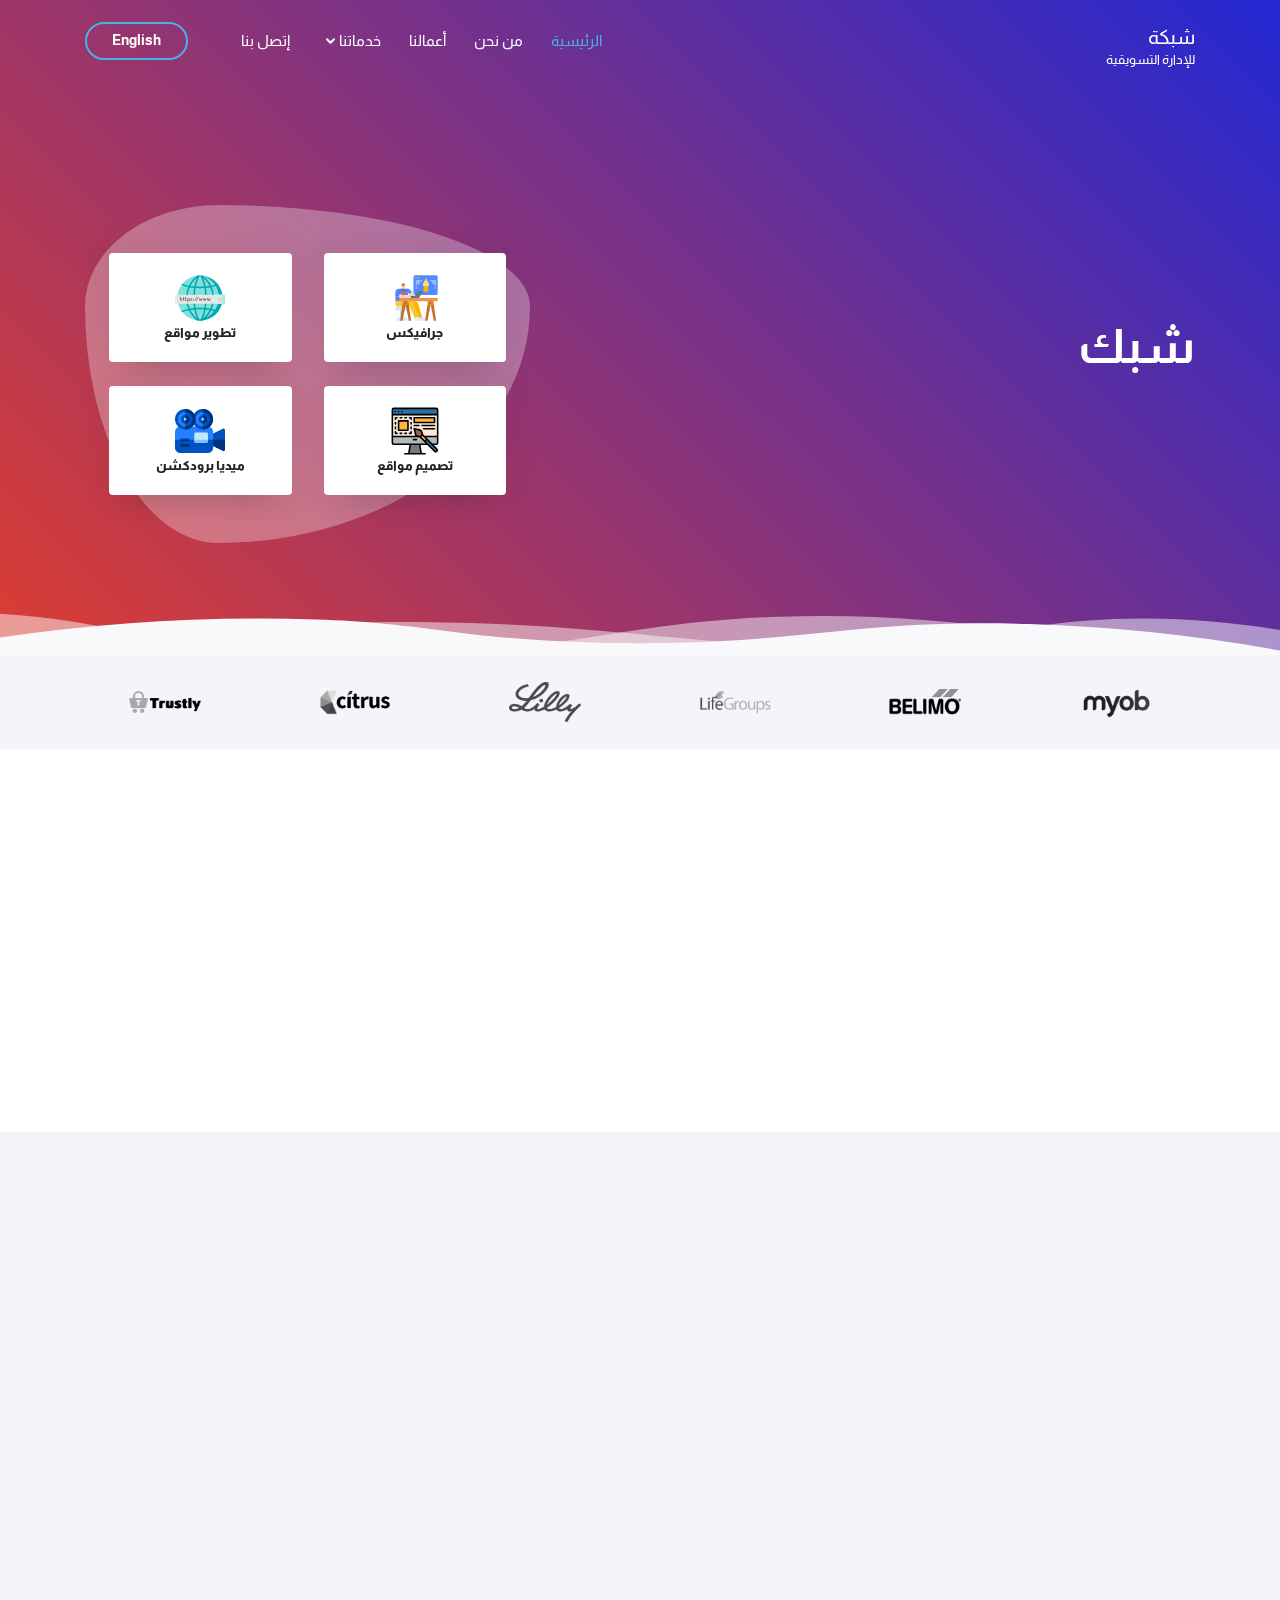
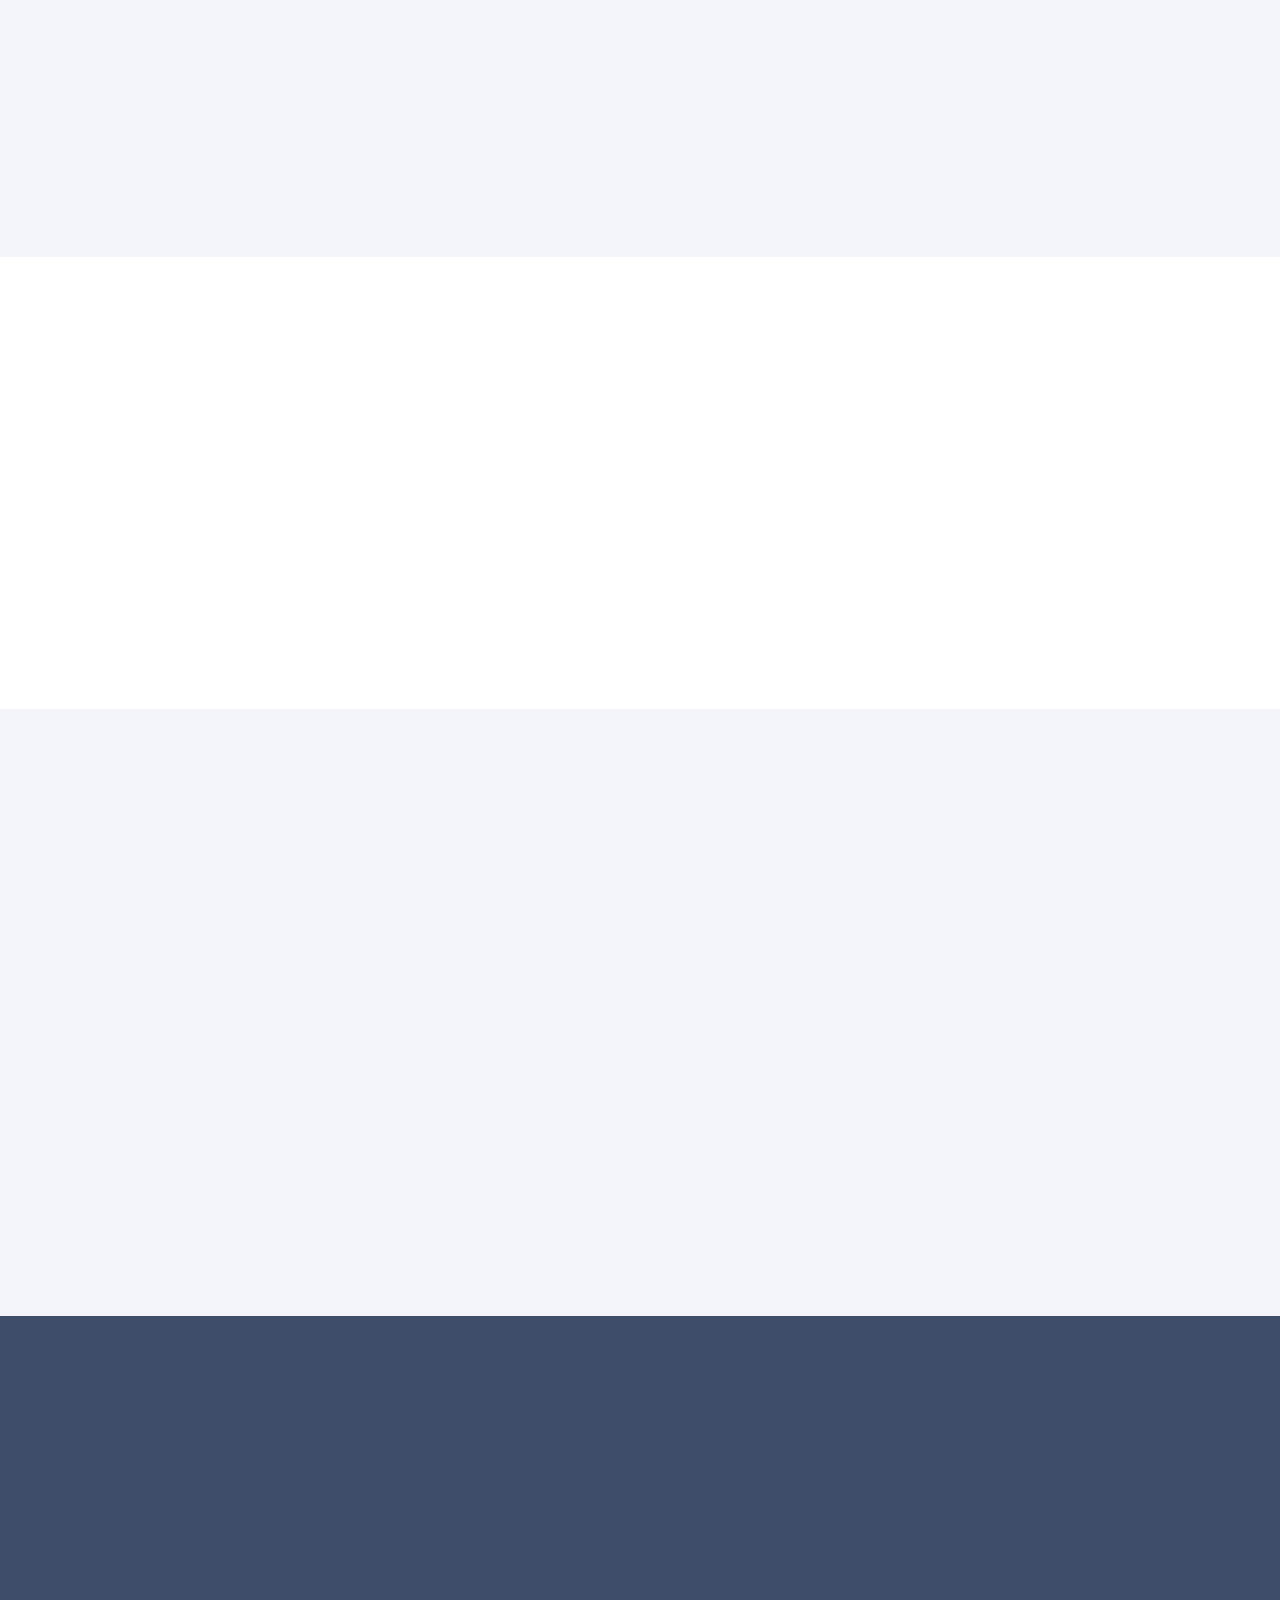
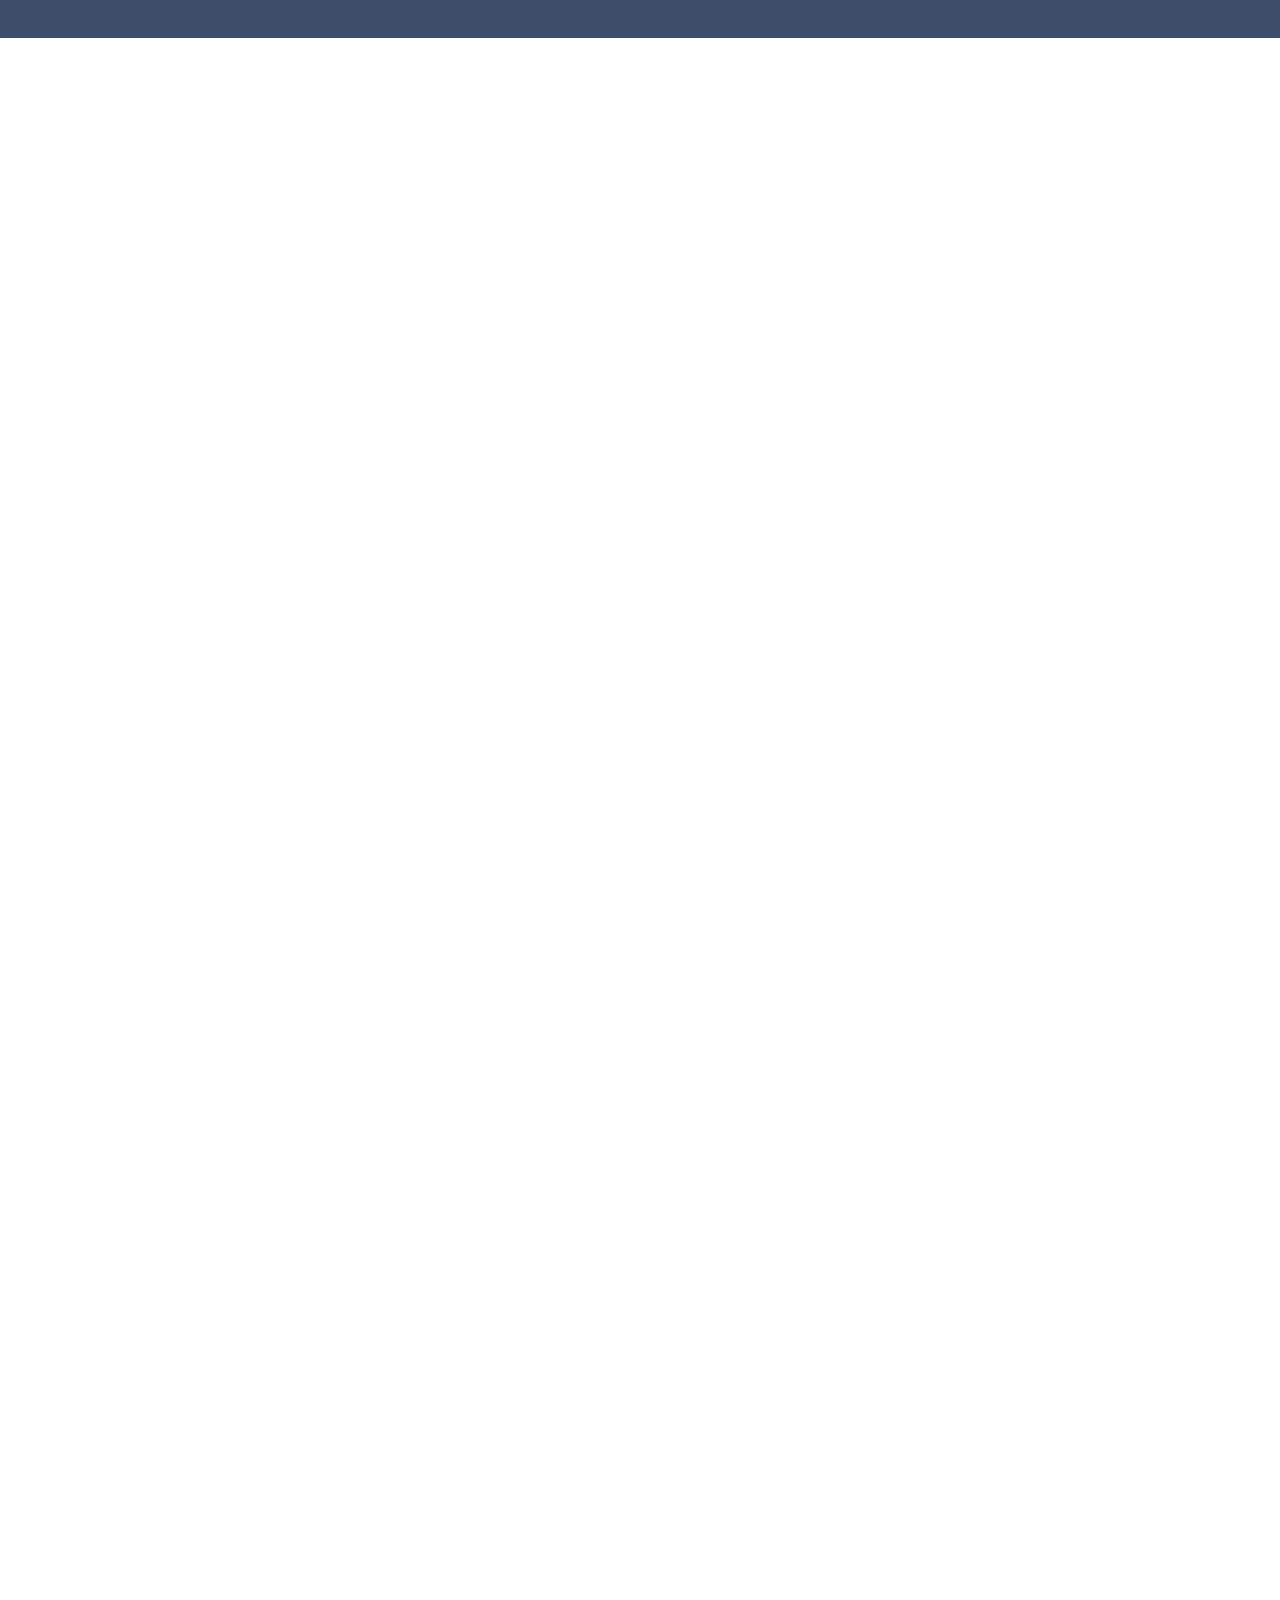
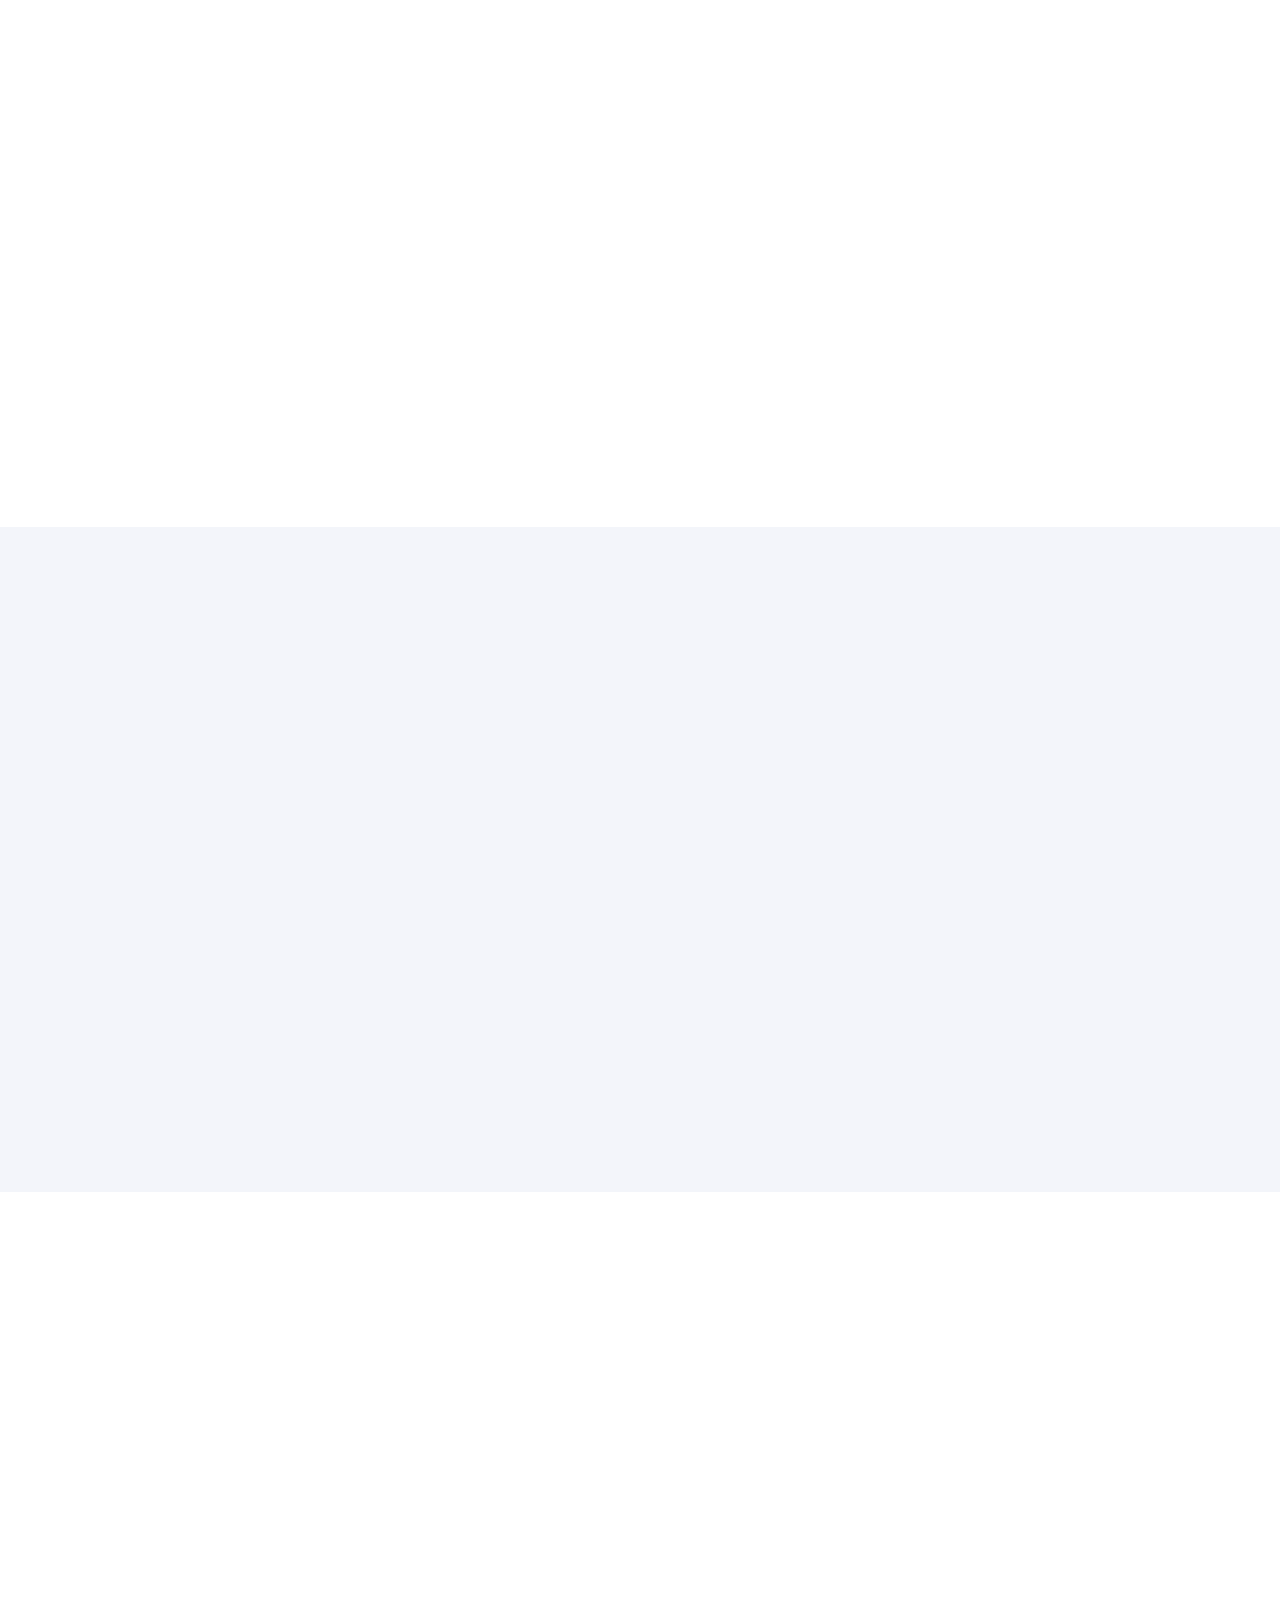
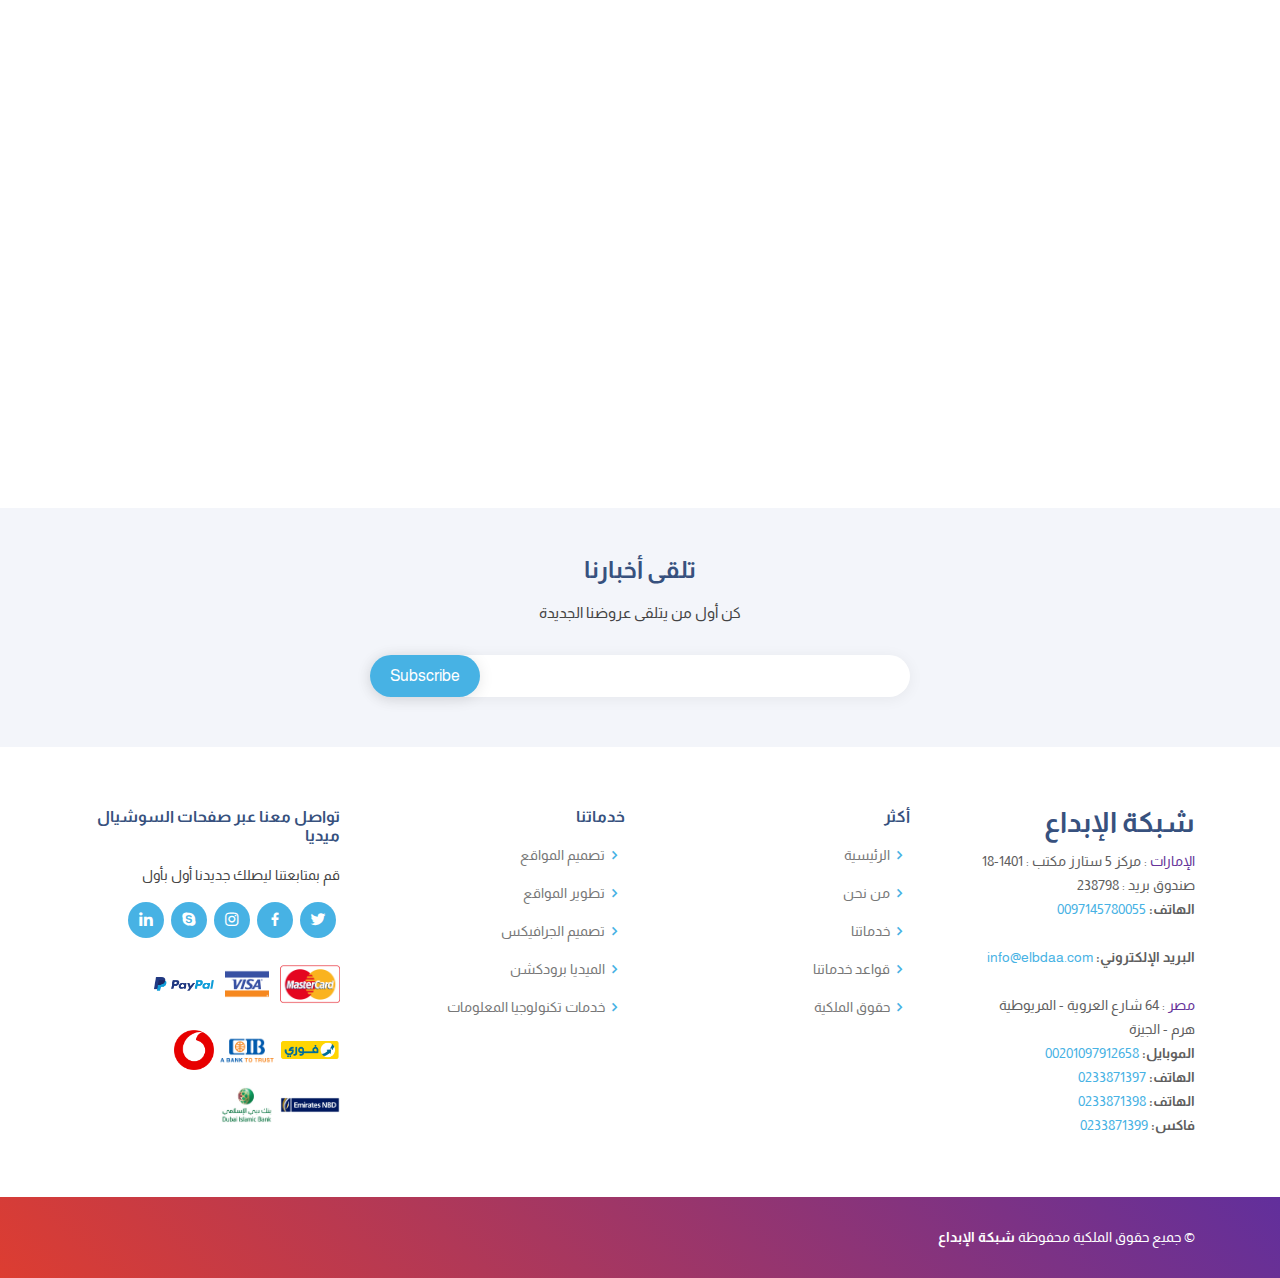
<file: index.html>
<!DOCTYPE html>
<html lang="en" dir="rtl">

<head>
  <meta charset="utf-8">
  <meta content="width=device-width, initial-scale=1.0" name="viewport">

  <title>شبكة الإبداع</title>
  <meta
    content="شبكة الإبداع شركة متخصصة في تصميم وتطوير المواقع الإلكترونية وتصميمات الجرافيكس والفيديو موشن وإدارة المحتوى وخدمات تكنولوجيا المعلومات"
    name="description">
  <meta
    content="شبكة الإبداع شركة متخصصة في تصميم وتطوير المواقع الإلكترونية وتصميمات الجرافيكس والفيديو موشن وإدارة المحتوى وخدمات تكنولوجيا المعلومات"
    name="keywords">

  <!-- Favicons -->
  <link href="assets/img/favicon.png" rel="icon">
  <link href="assets/img/apple-touch-icon.png" rel="apple-touch-icon">

  <!-- Google Fonts -->
  <link
    href="https://fonts.googleapis.com/css?family=Open+Sans:300,300i,400,400i,600,600i,700,700i|Jost:300,300i,400,400i,500,500i,600,600i,700,700i|Poppins:300,300i,400,400i,500,500i,600,600i,700,700i"
    rel="stylesheet">

  <!-- Vendor CSS Files -->
  <link href="assets/vendor/bootstrap/css/bootstrap.min.css" rel="stylesheet">
  <link href="assets/vendor/icofont/icofont.min.css" rel="stylesheet">
  <link href="assets/vendor/boxicons/css/boxicons.min.css" rel="stylesheet">
  <link href="assets/vendor/remixicon/remixicon.css" rel="stylesheet">
  <link href="assets/vendor/venobox/venobox.css" rel="stylesheet">
  <link href="assets/vendor/owl.carousel/assets/owl.carousel.min.css" rel="stylesheet">
  <link href="https://fonts.googleapis.com/css2?family=Almarai:wght@300&family=Cairo&display=swap" rel="stylesheet">
  <link href="assets/vendor/aos/aos.css" rel="stylesheet">
  <link href="https://maxcdn.bootstrapcdn.com/font-awesome/4.7.0/css/font-awesome.min.css" rel="stylesheet">
  <link href="assets/vendor/font-awesome/css/font-awesome.min.css" rel="stylesheet">
  <link href="assets/vendor/font-awesome/css/all.css" rel="stylesheet" />
  <link href="assets/vendor/font-awesome/css/all.min.css" rel="stylesheet" />
  <link href="assets/vendor/font-awesome/css/fontawesome.css" rel="stylesheet" />


  <!-- Template Main CSS File -->
  <link href="assets/css/style.css" rel="stylesheet">

  <!-- =======================================================
  * Template Name: Arsha - v2.2.0
  * Template URL: https://bootstrapmade.com/arsha-free-bootstrap-html-template-corporate/
  * Author: BootstrapMade.com
  * License: https://bootstrapmade.com/license/
  ======================================================== -->
</head>

<body>

  <!-- ======= Header ======= -->
  <header id="header" class="fixed-top ">
    <div class="container d-flex align-items-center">

      <h1 class="logo mr-auto" style="color: #fff;"><a href="index.html">
          <h1 id="typit" style="font-size: 20px;"></h1>
        </a>


      </h1>
      <small style="font-size: 13px; padding-left:20px" data-aos="fade-right" data-aos-duration="8000"
        data-aos-easing="ease-in-sine">للإدارة التسويقية</small>
      <!-- Uncomment below if you prefer to use an image logo -->
      <!-- <a href="index.html" class="logo mr-auto"><img src="assets/img/logo.png" alt="" class="img-fluid"></a>-->

      <nav class="nav-menu d-none d-lg-block">
        <ul>
          <li class="active"><a href="index.html">الرئيسية</a></li>
          <li><a href="#about">من نحن</a></li>
          <li><a href="#portfolio">أعمالنا</a></li>
          <li class="drop-down"><a href="">خدماتنا</a>
            <ul>
              <li class="drop-down"><a href="">المواقع الإلكترونية</a>
                <ul>
                  <li><a href="./web-design.html">تصميم المواقع الإلكترونية</a></li>
                  <li><a href="./web-development.html">تطوير المواقع الإلكترونية</a></li>
                </ul>
              <li><a href="./graphic.html">جرافيكس</a></li>
              <li><a href="./media.html">ميديا برودكشن</a></li>
              <li><a href="./it.html">خدمات IT</a></li>

          </li>
        </ul>
        </li>
        <li><a href="#contact">إتصل بنا</a></li>

        </ul>
      </nav><!-- .nav-menu -->

      <a href="./en/index.html" class="get-started-btn scrollto">English</a>

    </div>
  </header><!-- End Header -->

  <header class="masthead">
    <div class="container">

    </div>


    <div class="container demo">
      <div class="content">
        <div id="large-header" class="large-header">
          <canvas id="demo-canvas"></canvas>
          <div class="row align-items-center " data-aos="fade-up" data-aos-delay="200">
            <div class="col-lg-7 py-5">

              <h1 class="mb-4 "><span id="typit"></span></h1>
              <h2 class="m-0" id="typit1">

                </2>
                <p id="companionMethods"></p>
            </div>
            <div class="col-lg-5 animated" data-aos="zoom-in" data-aos-delay="200">
              <div class="py-5 px-4 masthead-cards">
                <div class="d-flex">
                  <a href="./graphic.html" class="w-50 pr-3 pb-4">
                    <div class="card border-0 border-bottom-red shadow-lg shadow-hover">
                      <div class="card-body text-center">
                        <div class="text-center">

                          <svg id="flat" height="50" viewBox="0 0 512 512" width="50"
                            xmlns="http://www.w3.org/2000/svg">
                            <path d="m120 136h24v32h-24z" fill="#ffbfa1" />
                            <rect fill="#548aff" height="200" rx="16" width="248" x="240" y="24" />
                            <path d="m440 80h24v24h-24z" fill="#7dafff" />
                            <path d="m104 384h40v72h-40z" fill="#bed3f7" />
                            <path d="m296 464 32-16 32 24v16h-64z" fill="#d1e4ff" />
                            <path
                              d="m296 464-56-120h-112a32 32 0 0 1 -32-32v-24h160a32.2567 32.2567 0 0 1 30.89632 22.98781l41.10368 137.01219z"
                              fill="#ffb401" />
                            <path d="m200 232h64v24h-64z" fill="#556c80" />
                            <path
                              d="m264 232h-48l-32-32v88h-128v-89.85986a38.13258 38.13258 0 0 1 38.14-38.14014h84.61a31.99538 31.99538 0 0 1 22.62 9.37012z"
                              fill="#ffceb6" />
                            <path
                              d="m224 192-24 24-16-16v88h-128v-89.85986a38.13258 38.13258 0 0 1 38.14-38.14014h84.61a31.99538 31.99538 0 0 1 22.62 9.37012z"
                              fill="#548aff" />
                            <path d="m120 136v-16a16 16 0 0 1 16-16 16 16 0 0 1 16 16v16z" fill="#c47220" />
                            <path d="m128 192-8-16 16-16 16 16-8 16z" fill="#e04f2b" />
                            <path d="m120 224 8-32h16l8 32z" fill="#ef5e3b" />
                            <rect fill="#4976f2" height="29.248" rx="8"
                              transform="matrix(.64 -.768 .768 .64 -149.975 136.701)" width="16" x="62.947"
                              y="213.832" />
                            <rect fill="#4976f2" height="28.284" rx="8"
                              transform="matrix(.707 -.707 .707 .707 -114.132 128.461)" width="16" x="90" y="187.858" />
                            <path d="m152 136-24-8-8 8v8a16 16 0 0 0 16 16 16 16 0 0 0 16-16z" fill="#ffceb6" />
                            <path d="m184 384h-128v-24a16 16 0 0 1 16-16h112z" fill="#d1e4ff" />
                            <path d="m96 256h392v32h-392z" fill="#ea964b" />
                            <path d="m176 488v-16a16 16 0 0 0 -16-16h-72a16 16 0 0 0 -16 16v16z" fill="#d1e4ff" />
                            <path
                              d="m256 464-56-120h-112a32 32 0 0 1 -32-32v-24h160a32.2567 32.2567 0 0 1 30.89632 22.98781l41.10368 137.01219z"
                              fill="#ffc431" />
                            <path d="m256 464 32-16 32 24v16h-64z" fill="#e0edff" />
                            <path
                              d="m82.18182 237.81818 25.81818-25.81818 12 12h72a24 24 0 0 1 24 24v8h-112l-21.81819-18.18182z"
                              fill="#ffceb6" />
                            <path d="m384 288h64v32h-64z" fill="#db8638" />
                            <g fill="#c47220">
                              <path d="m408 288h16v32h-16z" />
                              <path d="m416 320-32 168h-24l24-168z" />
                              <path d="m416 320 32 168h24l-24-168z" />
                            </g>
                            <path d="m296 256 48-72h-56l-48 72z" fill="#62798c" />
                            <circle cx="264" cy="48" fill="#fa8669" r="8" />
                            <circle cx="288" cy="48" fill="#ffcc4d" r="8" />
                            <circle cx="312" cy="48" fill="#08d175" r="8" />
                            <path d="m400 112-8 24h-48l-8-24 32-56z" fill="#ffe28f" />
                            <path d="m344 136h48v56h-48z" fill="#ffb401" />
                            <path d="m376 70v34a8 8 0 0 1 -16 0v-34l8-14z" fill="#ffcc4d" />
                            <path
                              d="m464 72h-56v16h24v16a8.00008 8.00008 0 0 0 8 8h16v16h16v-48a8.00008 8.00008 0 0 0 -8-8zm-16 24v-8h8v8z"
                              fill="#91c0ff" />
                            <path d="m456 144h16v16h-16z" fill="#91c0ff" />
                            <path
                              d="m167.99981 184.00025a7.99966 7.99966 0 0 1 -11.19947 1.59991l-20.80034-15.60016-20.80033 15.60017a7.99966 7.99966 0 0 1 -11.19947-1.59991 7.99965 7.99965 0 0 1 1.60031-11.19987l17.06949-12.80039h26.66l17.06948 12.80038a7.99965 7.99965 0 0 1 1.60033 11.19987z"
                              fill="#4976f2" />
                            <path d="m128 288h64v32h-64z" fill="#db8638" />
                            <path d="m152 288h16v32h-16z" fill="#c47220" />
                            <path d="m160 320-32 168h-24l24-168z" fill="#c47220" />
                            <path d="m160 320 32 168h24l-24-168z" fill="#c47220" />
                            <path d="m272 80h24v24h-24z" fill="#7dafff" />
                            <path
                              d="m272 72h56v16h-24v16a8.00008 8.00008 0 0 1 -8 8h-16v16h-16v-48a8.00008 8.00008 0 0 1 8-8zm16 24v-8h-8v8z"
                              fill="#91c0ff" />
                            <path d="m264 144h16v16h-16z" fill="#91c0ff" />
                          </svg>
                        </div>
                        جرافيكس
                      </div>
                    </div>
                  </a>
                  <a href="./web-development.html" class="w-50 pl-3 pb-4">
                    <div class="card border-0 border-bottom-blue shadow-lg shadow-hover">
                      <div class="card-body text-center">
                        <div class="text-center">

                          <svg height="50" viewBox="0 -25 512 512" width="50" xmlns="http://www.w3.org/2000/svg">
                            <path
                              d="m487.25 231.25c0 127.71875-103.535156 231.253906-231.25 231.253906s-231.25-103.535156-231.25-231.253906c0-127.714844 103.535156-231.25 231.25-231.25s231.25 103.535156 231.25 231.25zm0 0"
                              fill="#80e0dc" />
                            <path
                              d="m487.25 231.25c0 127.71875-103.53125 231.253906-231.25 231.253906-23.644531 0-46.46875-3.550781-67.957031-10.148437 9.921875 1.296875 20.035156 1.96875 30.316406 1.96875 127.71875 0 231.253906-103.535157 231.253906-231.25 0-104.070313-68.742187-192.074219-163.292969-221.105469 113.390626 14.851562 200.929688 111.847656 200.929688 229.28125zm0 0"
                              fill="#00a8b0" />
                            <path
                              d="m376.550781 343.292969c22.253907-52.972657 28.109375-113.03125 15.859375-171.894531-3.753906-18.066407-9.097656-35.484376-15.964844-52.160157 10.28125-2.152343 20.367188-4.597656 30.234376-7.332031 10.964843-3.039062 25.171874-7.269531 38.828124-13.230469-3.054687-4.351562-6.25-8.597656-9.601562-12.722656-11.726562 4.824219-23.8125 8.402344-33.359375 11.054687-10.59375 2.9375-21.441406 5.527344-32.535156 7.753907-6.488281-13.582031-14.035157-26.617188-22.636719-39.042969-17.128906-24.777344-37.742188-46.144531-61.492188-63.800781h-.007812c-3.878906-.503907-7.777344-.90625-11.714844-1.214844-5.734375-.445313-11.539062-.6835938-17.386718-.6914062h-.011719c-.019531-.0117188-.03125-.0117188-.050781-.0117188h-1.421876c-.023437 0-.03125 0-.054687.0117188h-.007813c-5.847656.0078124-11.652343.2460932-17.386718.6914062-3.9375.308594-7.835938.710937-11.714844 1.214844h-.011719c-23.746093 17.65625-44.359375 39.023437-61.492187 63.800781-8.773438 12.683594-16.46875 26-23.035156 39.890625-22.046876-4.34375-44.230469-10.601563-65.511719-19.636719-3.34375 4.125-6.539063 8.363282-9.582031 12.714844 22.359374 9.847656 45.621093 16.675781 68.710937 21.417969-6.703125 16.410156-11.921875 33.546875-15.613281 51.292969-12.1875 58.542968-6.453125 118.261718 15.5 171.03125-23.058594 4.730468-46.273438 11.558593-68.597656 21.386718 3.042968 4.351563 6.238281 8.589844 9.578124 12.714844 21.296876-9.035156 43.488282-15.304688 65.535157-19.636719 7.105469 14.664063 15.519531 28.699219 25.214843 41.921875 17.777344 24.253906 38.152344 45.25 59.882813 61.851563 3.722656.464843 7.476563.84375 11.25 1.144531 5.691406.433594 11.457031.667969 17.261719.679688h.011718c.019532.011718.03125.011718.050782.011718h1.445312c.019532 0 .03125 0 .050782-.011718h.011718c5.804688-.007813 11.570313-.246094 17.261719-.679688 3.773437-.300781 7.527344-.679688 11.25-1.144531 21.726563-16.605469 42.105469-37.597657 59.882813-61.851563 9.507812-12.972656 17.789062-26.71875 24.8125-41.085937 11.09375 2.238281 21.953124 4.828125 32.554687 7.765625 9.546875 2.648437 21.632813 6.230468 33.359375 11.054687 3.351562-4.125 6.546875-8.371093 9.601562-12.726562-13.652343-5.957031-27.863281-10.1875-38.824218-13.230469-9.839844-2.734375-19.882813-5.167969-30.132813-7.300781zm.71875-168.738281c11.839844 56.890624 5.847657 114.898437-16.25 165.738281-14.449219-2.558594-29.277343-4.550781-44.433593-5.972657 8.238281-49.40625 10.382812-104.585937 5.78125-158.753906-1.378907-16.304687-3.347657-32.144531-5.867188-47.375 15.160156-1.421875 29.988281-3.414062 44.4375-5.972656 7.082031 16.675781 12.550781 34.15625 16.332031 52.335938zm-121.269531 286.875c-11.3125-16.777344-22.027344-40.652344-31.164062-69.527344-4.328126-13.664063-8.042969-28.265625-11.125-43.578125 12.351562-.667969 24.222656-.988281 35.390624-1.144531 16.738282-.226563 33.140626.175781 49.179688 1.21875-3.085938 15.28125-6.796875 29.863281-11.117188 43.503906-9.136718 28.875-19.851562 52.75-31.164062 69.527344zm-7.113281-129.71875c-11.964844.167968-24.71875.515624-38.023438 1.28125-8.199219-48.40625-10.351562-102.722657-5.824219-156.117188 1.390626-16.34375 3.371094-32.183594 5.90625-47.363281 13.273438.761719 26.007813 1.113281 37.941407 1.277343 3.144531.042969 6.277343.0625 9.390625.0625 14.511718 0 28.773437-.472656 42.765625-1.421874 2.539062 15.199218 4.527343 31.070312 5.921875 47.445312 4.523437 53.425781 2.371094 107.773438-5.847656 156.199219-17.027344-1.15625-34.453126-1.609375-52.230469-1.363281zm7.113281-330.679688c18.429688 26.933594 33.019531 66.359375 42.25 113.074219-16.015625 1.039062-32.421875 1.441406-49.148438 1.214843-11.160156-.15625-23.015624-.472656-35.363281-1.144531 9.222657-46.753906 23.824219-86.199219 42.261719-113.144531zm78.652344 73.484375c7.332031 10.601563 13.859375 21.667969 19.570312 33.164063-13.175781 2.226562-26.664062 3.96875-40.464844 5.21875-6.847656-35.15625-16.671874-66.554688-28.863281-92.171876 18.953125 15.335938 35.617188 33.332032 49.757813 53.789063zm-157.304688 0c14.140625-20.457031 30.804688-38.453125 49.757813-53.789063-12.21875 25.679688-22.058594 57.160157-28.90625 92.417969-13.261719-1.03125-26.945313-2.535156-40.785157-4.730469 5.796876-11.757812 12.449219-23.070312 19.933594-33.898437zm-42.617187 100.039063c3.722656-17.902344 9.082031-35.121094 16.011719-51.5625 15.191406 2.558593 30.195312 4.28125 44.714843 5.457031-2.496093 15.148437-4.453125 30.90625-5.824219 47.117187-4.589843 54.066406-2.464843 109.164063 5.742188 158.496094-14.519531 1.175781-29.53125 2.898438-44.722656 5.457031-21.832032-50.65625-27.699219-108.363281-15.921875-164.964843zm44.566406 215.113281c-8.257813-11.273438-15.550781-23.183594-21.828125-35.578125 13.804688-2.195313 27.449219-3.703125 40.679688-4.734375 3.269531 16.613281 7.261718 32.445312 11.941406 47.21875 4.144531 13.078125 9.859375 29.09375 17.128906 44.703125-17.253906-14.457032-33.460938-31.882813-47.921875-51.609375zm153.40625 0c-14.460937 19.726562-30.667969 37.152343-47.921875 51.609375 7.269531-15.613282 12.984375-31.625 17.128906-44.703125 4.660156-14.703125 8.628906-30.449219 11.898438-46.96875 13.757812 1.257812 27.214844 2.988281 40.351562 5.207031-6.195312 12.136719-13.351562 23.800781-21.457031 34.855469zm0 0"
                              fill="#00a8b0" />
                            <path
                              d="m500.578125 289.675781h-489.15625c-6.308594 0-11.421875-5.113281-11.421875-11.421875v-69.613281c0-6.304687 5.113281-11.417969 11.421875-11.417969h489.15625c6.308594 0 11.421875 5.113282 11.421875 11.417969v69.613281c0 6.308594-5.113281 11.421875-11.421875 11.421875zm0 0"
                              fill="#e7e7e7" />
                            <g fill="#5a5a5a">
                              <path
                                d="m57.007812 257.585938c0 1.105468-1.660156 2.269531-3.601562 2.269531-2.105469 0-3.546875-1.164063-3.546875-2.269531v-37.1875c0-1.332032 1.441406-2.21875 3.546875-2.21875 1.9375 0 3.601562.886718 3.601562 2.21875v17.011718c1-2.160156 3.492188-4.210937 6.984376-4.210937 5.097656 0 9.53125 5.097656 9.53125 11.25v13.132812c0 1.496094-1.828126 2.273438-3.601563 2.273438-1.664063 0-3.546875-.777344-3.546875-2.273438v-13.132812c0-2.496094-2.21875-4.988281-4.824219-4.988281-2.269531 0-4.542969 1.882812-4.542969 4.988281zm0 0" />
                              <path
                                d="m89.265625 250.878906c0 2.160156.777344 2.9375 3.105469 2.9375h2.160156c2.050781 0 3.046875 1.496094 3.046875 2.992188 0 1.550781-.996094 3.046875-3.046875 3.046875h-2.160156c-6.652344 0-10.253906-2.714844-10.253906-8.976563v-26.878906c0-1.328125 1.886718-2.21875 3.546874-2.21875 1.828126 0 3.601563.890625 3.601563 2.21875v9.53125h6.542969c1.164062 0 1.828125 1.332031 1.828125 2.605469 0 1.328125-.664063 2.601562-1.828125 2.601562h-6.542969zm0 0" />
                              <path
                                d="m111.824219 250.878906c0 2.160156.773437 2.9375 3.105469 2.9375h2.160156c2.050781 0 3.046875 1.496094 3.046875 2.992188 0 1.550781-.996094 3.046875-3.046875 3.046875h-2.160156c-6.652344 0-10.253907-2.714844-10.253907-8.976563v-26.878906c0-1.328125 1.882813-2.21875 3.546875-2.21875 1.828125 0 3.601563.890625 3.601563 2.21875v9.53125h6.539062c1.164063 0 1.828125 1.332031 1.828125 2.605469 0 1.328125-.664062 2.601562-1.828125 2.601562h-6.539062zm0 0" />
                              <path
                                d="m134.050781 235.75v1.660156c1.273438-2.160156 3.933594-4.210937 7.480469-4.210937 5.539062 0 9.917969 5.097656 9.917969 11.25v4.542969c0 5.929687-4.542969 11.363281-9.695313 11.363281-3.328125 0-6.207031-2.109375-7.261718-4.378907v13.855469c0 1.164063-1.664063 2.269531-3.65625 2.269531-2.050782 0-3.492188-1.105468-3.492188-2.269531v-34.085937c0-1.328125 1.496094-2.214844 3.378906-2.214844 1.941406 0 3.328125.886719 3.328125 2.21875zm10.25 8.699219c0-2.496094-2.269531-4.988281-5.042969-4.988281-2.328124 0-4.765624 1.882812-4.765624 4.988281v5.542969c0 1.164062 2.050781 4.101562 4.875 4.101562 2.605468 0 4.933593-2.550781 4.933593-5.101562zm0 0" />
                              <path
                                d="m171.792969 252.539062c0-4.875-13.132813-1.828124-13.132813-11.082031 0-3.933593 2.492188-8.257812 9.917969-8.257812 4.488281 0 8.8125 1.550781 8.8125 3.601562 0 1-.941406 3.4375-2.605469 3.4375-1.328125 0-3.046875-1.605469-6.09375-1.605469-2.773437 0-3.878906 1.382813-3.878906 2.492188 0 4.046875 13.300781 1.273438 13.300781 11.140625 0 4.929687-3.660156 8.089844-10.199219 8.089844-5.652343 0-10.03125-2.328125-10.03125-4.765625 0-1.164063 1-3.160156 2.382813-3.160156 1.609375 0 2.828125 2.496093 7.484375 2.496093 3.269531-.003906 4.042969-1.277343 4.042969-2.386719zm0 0" />
                              <path
                                d="m192.800781 240.238281c0 1.992188-1.71875 3.769531-3.714843 3.769531-2.160157 0-3.769532-1.773437-3.769532-3.769531 0-2.050781 1.609375-3.769531 3.769532-3.769531 1.996093 0 3.714843 1.71875 3.714843 3.769531zm0 16.183594c0 1.992187-1.71875 3.765625-3.714843 3.765625-2.160157 0-3.769532-1.773438-3.769532-3.765625 0-2.050781 1.609375-3.769531 3.769532-3.769531 1.996093 0 3.714843 1.71875 3.714843 3.769531zm0 0" />
                              <path
                                d="m224.445312 219.621094c0 .332031-.054687.664062-.222656.996094l-19.894531 40.238281c-.390625.773437-1.273437 1.21875-2.164063 1.21875-1.605468 0-2.65625-1.273438-2.65625-2.4375 0-.335938.109376-.667969.273438-.945313l19.898438-40.398437c.386718-.777344 1.164062-1.164063 1.992187-1.164063 1.332031 0 2.773437.996094 2.773437 2.492188zm0 0" />
                              <path
                                d="m241.183594 219.621094c0 .332031-.054688.664062-.21875.996094l-19.898438 40.238281c-.386718.773437-1.273437 1.21875-2.160156 1.21875-1.605469 0-2.660156-1.273438-2.660156-2.4375 0-.335938.109375-.667969.277344-.945313l19.894531-40.398437c.390625-.777344 1.164062-1.164063 1.996093-1.164063 1.328126 0 2.769532.996094 2.769532 2.492188zm0 0" />
                              <path
                                d="m273.222656 259.191406c-.390625.941406-1.609375 1.273438-2.828125 1.273438-1.386719 0-2.605469-.441406-2.9375-1.273438l-4.269531-12.082031-4.210938 12.027344c-.332031.886719-1.660156 1.328125-3.046874 1.328125-1.164063 0-2.382813-.332032-2.773438-1.328125l-8.53125-21.894531c-.222656-.441407-.277344-.773438-.277344-1.050782 0-1.71875 2.769532-2.9375 4.65625-2.9375.941406 0 1.769532.386719 2.050782 1.164063l5.539062 15.738281 4.15625-13.6875c.390625-1.277344 1.332031-1.441406 2.4375-1.441406 1.054688 0 2.050781.164062 2.441406 1.441406l4.101563 13.742188 5.59375-15.792969c.277343-.722657 1.054687-1.164063 2.054687-1.164063 1.769532 0 4.597656 1.21875 4.597656 2.992188 0 .332031-.054687.71875-.21875.996094zm0 0" />
                              <path
                                d="m314.957031 259.191406c-.390625.941406-1.609375 1.273438-2.828125 1.273438-1.386718 0-2.601562-.441406-2.9375-1.273438l-4.265625-12.082031-4.214843 12.027344c-.332032.886719-1.660157 1.328125-3.046876 1.328125-1.164062 0-2.382812-.332032-2.769531-1.328125l-8.535156-21.894531c-.222656-.441407-.277344-.773438-.277344-1.050782 0-1.71875 2.769531-2.9375 4.652344-2.9375.945313 0 1.773437.386719 2.050781 1.164063l5.542969 15.738281 4.15625-13.6875c.390625-1.277344 1.332031-1.441406 2.4375-1.441406 1.054687 0 2.050781.164062 2.4375 1.441406l4.105469 13.742188 5.597656-15.792969c.273438-.722657 1.050781-1.164063 2.046875-1.164063 1.773437 0 4.601563 1.21875 4.601563 2.992188 0 .332031-.054688.71875-.222657.996094zm0 0" />
                              <path
                                d="m356.691406 259.191406c-.386718.941406-1.605468 1.273438-2.824218 1.273438-1.386719 0-2.605469-.441406-2.9375-1.273438l-4.269532-12.082031-4.210937 12.027344c-.332031.886719-1.664063 1.328125-3.050781 1.328125-1.164063 0-2.382813-.332032-2.769532-1.328125l-8.535156-21.894531c-.222656-.441407-.277344-.773438-.277344-1.050782 0-1.71875 2.773438-2.9375 4.65625-2.9375.941406 0 1.773438.386719 2.050782 1.164063l5.542968 15.738281 4.15625-13.6875c.386719-1.277344 1.328125-1.441406 2.4375-1.441406 1.054688 0 2.050782.164062 2.4375 1.441406l4.101563 13.742188 5.597656-15.792969c.277344-.722657 1.054687-1.164063 2.050781-1.164063 1.773438 0 4.601563 1.21875 4.601563 2.992188 0 .332031-.058594.71875-.222657.996094zm0 0" />
                            </g>
                            <path
                              d="m500.578125 290.03125h-89.894531v-93.84375h89.894531c6.308594 0 11.421875 5.113281 11.421875 11.421875v71c0 6.308594-5.113281 11.421875-11.421875 11.421875zm0 0"
                              fill="#c9f0ff" />
                            <path
                              d="m464.8125 221.601562 4.628906 9.378907c.566406 1.140625 1.65625 1.933593 2.914063 2.117187l10.355469 1.503906c3.171874.460938 4.441406 4.363282 2.144531 6.601563l-7.492188 7.304687c-.914062.886719-1.328125 2.167969-1.113281 3.425782l1.765625 10.308594c.542969 3.164062-2.773437 5.574218-5.613281 4.082031l-9.261719-4.871094c-1.128906-.589844-2.476563-.589844-3.601563 0l-9.261718 4.871094c-2.835938 1.492187-6.15625-.917969-5.613282-4.082031l1.769532-10.308594c.214844-1.257813-.203125-2.539063-1.113282-3.425782l-7.492187-7.304687c-2.296875-2.238281-1.03125-6.140625 2.144531-6.601563l10.351563-1.503906c1.261719-.183594 2.351562-.976562 2.914062-2.117187l4.628907-9.378907c1.421874-2.878906 5.523437-2.878906 6.945312 0zm0 0"
                              fill="#ffd86e" />
                            <path
                              d="m500.578125 289.675781h-13.933594v-92.453125h13.933594c6.308594 0 11.421875 5.113282 11.421875 11.417969v69.613281c0 6.308594-5.113281 11.421875-11.421875 11.421875zm0 0"
                              fill="#9ae7fd" />
                          </svg>
                        </div>
                        تطوير مواقع
                      </div>
                    </div>
                  </a>
                </div>
                <div class="d-flex">
                  <a href="./web-design.html" class="w-50 pr-3">
                    <div class="card border-0 border-bottom-yellow shadow-lg shadow-hover">
                      <div class="card-body text-center">
                        <div class="text-center">
                          <svg id="Filled" height="50" viewBox="0 0 512 512" width="50"
                            xmlns="http://www.w3.org/2000/svg">
                            <path d="m320 488h-128l16-96v-32h96v32z" fill="#757c80" />
                            <rect fill="#b5b8b9" height="368" rx="16" width="464" x="24" y="24" />
                            <path
                              d="m40 24h432a16 16 0 0 1 16 16v48a0 0 0 0 1 0 0h-464a0 0 0 0 1 0 0v-48a16 16 0 0 1 16-16z"
                              fill="#2b70a8" />
                            <path d="m24 88h464v224h-464z" fill="#fae8d8" />
                            <path d="m88 152h96v96h-96z" fill="#fcb442" />
                            <path
                              d="m391.964 290.192h32a0 0 0 0 1 0 0v187.549a16 16 0 0 1 -16 16 16 16 0 0 1 -16-16v-187.549a0 0 0 0 1 0 0z"
                              fill="#2b70a8" transform="matrix(.707 -.707 .707 .707 -157.672 403.278)" />
                            <path d="m317.396 270.167h32v94.461h-32z" fill="#fcb442"
                              transform="matrix(.707 -.707 .707 .707 -126.784 328.71)" />
                            <path d="m248 120h208v48h-208z" fill="#fcb442" />
                            <path
                              d="m248 232 12.564 54.443a32 32 0 0 0 23.419 23.849l26.242 6.561 22.628-22.628-6.561-26.242a32 32 0 0 0 -23.849-23.419z"
                              fill="#976048" />
                            <path
                              d="m496 376v-336a24.028 24.028 0 0 0 -24-24h-432a24.028 24.028 0 0 0 -24 24v336a24.028 24.028 0 0 0 24 24h158.556l-13.333 80h-33.223a8 8 0 0 0 0 16h208a8 8 0 0 0 0-16h-33.223l-13.333-80h68.613l69.589 69.589a24 24 0 0 0 33.941 0 24.028 24.028 0 0 0 0-33.941l-35.648-35.648h22.061a24.028 24.028 0 0 0 24-24zm-174.459-59.144 11.313-11.314 33.94 33.94-11.314 11.318zm-13.765-8.862-21.852-5.463a23.893 23.893 0 0 1 -17.565-17.886l-9.686-41.972 41.972 9.686a23.893 23.893 0 0 1 17.886 17.565l5.463 21.852zm32.3-17.855-6.024-24.1a39.825 39.825 0 0 0 -29.812-29.274l-54.44-12.56a8 8 0 0 0 -9.594 9.594l12.564 54.443a40 40 0 0 0 7.545 15.758h-228.315v-208h448v208h-126.061zm-300.076-258.139h432a8.009 8.009 0 0 1 8 8v40h-448v-40a8.009 8.009 0 0 1 8-8zm270.556 448h-109.112l13.333-80h82.446zm-270.556-96a8.009 8.009 0 0 1 -8-8v-56h257.828l16.306 4.076 59.923 59.924zm434.273 74.275a8 8 0 0 1 -11.314 0l-96.165-96.165 11.314-11.31 96.165 96.165a8.01 8.01 0 0 1 0 11.31zm-104.334-138.275h110.061v56a8.009 8.009 0 0 1 -8 8h-38.061z" />
                            <path d="m272 336h-32a8 8 0 0 0 0 16h32a8 8 0 0 0 0-16z" />
                            <circle cx="56" cy="56" r="8" />
                            <circle cx="88" cy="56" r="8" />
                            <circle cx="120" cy="56" r="8" />
                            <path d="m104 128h16a8 8 0 0 0 0-16h-16a8 8 0 0 0 0 16z" />
                            <path d="m152 128h16a8 8 0 0 0 0-16h-16a8 8 0 0 0 0 16z" />
                            <path d="m72 272h-8v-8a8 8 0 0 0 -16 0v16a8 8 0 0 0 8 8h16a8 8 0 0 0 0-16z" />
                            <path d="m120 272h-16a8 8 0 0 0 0 16h16a8 8 0 0 0 0-16z" />
                            <path d="m168 272h-16a8 8 0 0 0 0 16h16a8 8 0 0 0 0-16z" />
                            <path d="m216 112h-16a8 8 0 0 0 0 16h8v8a8 8 0 0 0 16 0v-16a8 8 0 0 0 -8-8z" />
                            <path d="m216 160a8 8 0 0 0 -8 8v16a8 8 0 0 0 16 0v-16a8 8 0 0 0 -8-8z" />
                            <path d="m216 208a8 8 0 0 0 -8 8v16a8 8 0 0 0 16 0v-16a8 8 0 0 0 -8-8z" />
                            <path
                              d="m216 256a8 8 0 0 0 -8 8v8h-8a8 8 0 0 0 0 16h16a8 8 0 0 0 8-8v-16a8 8 0 0 0 -8-8z" />
                            <path d="m56 144a8 8 0 0 0 8-8v-8h8a8 8 0 0 0 0-16h-16a8 8 0 0 0 -8 8v16a8 8 0 0 0 8 8z" />
                            <path d="m56 192a8 8 0 0 0 8-8v-16a8 8 0 0 0 -16 0v16a8 8 0 0 0 8 8z" />
                            <path d="m56 240a8 8 0 0 0 8-8v-16a8 8 0 0 0 -16 0v16a8 8 0 0 0 8 8z" />
                            <path d="m296 192h-48a8 8 0 0 0 0 16h48a8 8 0 0 0 0-16z" />
                            <path d="m456 192h-128a8 8 0 0 0 0 16h128a8 8 0 0 0 0-16z" />
                            <path d="m456 224h-112a8 8 0 0 0 0 16h112a8 8 0 0 0 0-16z" />
                            <path
                              d="m456 112h-208a8 8 0 0 0 -8 8v48a8 8 0 0 0 8 8h208a8 8 0 0 0 8-8v-48a8 8 0 0 0 -8-8zm-8 48h-192v-32h192z" />
                            <path
                              d="m192 152a8 8 0 0 0 -8-8h-96a8 8 0 0 0 -8 8v96a8 8 0 0 0 8 8h96a8 8 0 0 0 8-8zm-16 88h-80v-80h80z" />
                          </svg>
                        </div>
                        تصميم مواقع
                      </div>
                    </div>
                  </a>
                  <a href="./media.html" class="w-50 pl-3">
                    <div class="card border-0 border-bottom-green shadow-lg shadow-hover">
                      <div class="card-body text-center">
                        <div class="text-center">


                          <svg id="Capa_1" enable-background="new 0 0 512 512" height="50" viewBox="0 0 512 512"
                            width="50" xmlns="http://www.w3.org/2000/svg">
                            <g>
                              <path
                                d="m496.999 461c-2.26 0-4.525-.51-6.619-1.54l-122-60c-5.13-2.522-8.38-7.743-8.38-13.46v-80c0-5.717 3.25-10.938 8.38-13.46l122-60c4.65-2.286 10.15-2.013 14.548.727 4.398 2.738 7.072 7.552 7.072 12.733v200c0 5.181-2.674 9.995-7.072 12.733-2.418 1.506-5.169 2.267-7.929 2.267z"
                                fill="#0052be" />
                              <g>
                                <path
                                  d="m360 346v40c0 5.717 3.25 10.938 8.38 13.46l122 60c2.094 1.03 4.359 1.54 6.619 1.54 2.76 0 5.511-.761 7.929-2.267 4.398-2.738 7.072-7.552 7.072-12.733v-100z"
                                  fill="#00337a" />
                              </g>
                              <path
                                d="m335 481h-280c-30.327 0-55-24.673-55-55v-160c0-30.327 24.673-55 55-55h280c30.327 0 55 24.673 55 55v160c0 30.327-24.673 55-55 55z"
                                fill="#2681ff" />
                              <g>
                                <path d="m0 346v80c0 30.327 24.673 55 55 55h280c30.327 0 55-24.673 55-55v-80z"
                                  fill="#0052be" />
                              </g>
                              <path
                                d="m322.5 376h-110c-8.284 0-15-6.716-15-15v-75c0-8.284 6.716-15 15-15h110c8.284 0 15 6.716 15 15v75c0 8.284-6.716 15-15 15z"
                                fill="#bceaf9" />
                              <path
                                d="m137.5 421h-70c-8.284 0-15-6.716-15-15s6.716-15 15-15h70c8.284 0 15 6.716 15 15s-6.716 15-15 15z"
                                fill="#00337a" />
                              <path
                                d="m137.5 361h-70c-8.284 0-15-6.716-15-15s6.716-15 15-15h70c8.284 0 15 6.716 15 15s-6.716 15-15 15z"
                                fill="#0052be" />
                              <g>
                                <path d="m67.5 361h70c8.284 0 15-6.716 15-15h-100c0 8.284 6.716 15 15 15z"
                                  fill="#00337a" />
                              </g>
                              <g>
                                <circle cx="285" cy="136" fill="#2681ff" r="90" />
                                <path d="m285 46v180c49.706 0 90-40.294 90-90s-40.294-90-90-90z" fill="#0052be" />
                                <path
                                  d="m285 241c-57.897 0-105-47.103-105-105s47.103-105 105-105 105 47.103 105 105-47.103 105-105 105zm0-180c-41.355 0-75 33.645-75 75s33.645 75 75 75 75-33.645 75-75-33.645-75-75-75z"
                                  fill="#0052be" />
                                <circle cx="285" cy="136" fill="#bceaf9" r="30" />
                                <path d="m285 106v60c16.543 0 30-13.457 30-30s-13.457-30-30-30z" fill="#8bb9ff" />
                                <path
                                  d="m285 181c-24.813 0-45-20.187-45-45s20.187-45 45-45 45 20.187 45 45-20.187 45-45 45zm0-60c-8.271 0-15 6.729-15 15s6.729 15 15 15 15-6.729 15-15-6.729-15-15-15z"
                                  fill="#0052be" />
                                <g fill="#00337a">
                                  <path
                                    d="m285 91v30c8.271 0 15 6.729 15 15s-6.729 15-15 15v30c24.813 0 45-20.187 45-45s-20.187-45-45-45z" />
                                  <path
                                    d="m285 31v30c41.355 0 75 33.645 75 75s-33.645 75-75 75v30c57.897 0 105-47.103 105-105s-47.103-105-105-105z" />
                                </g>
                              </g>
                              <g>
                                <circle cx="105" cy="136" fill="#2681ff" r="90" />
                                <path d="m105 46v180c49.706 0 90-40.294 90-90s-40.294-90-90-90z" fill="#0052be" />
                                <path
                                  d="m105 241c-57.897 0-105-47.103-105-105s47.103-105 105-105 105 47.103 105 105-47.103 105-105 105zm0-180c-41.355 0-75 33.645-75 75s33.645 75 75 75 75-33.645 75-75-33.645-75-75-75z"
                                  fill="#0052be" />
                                <circle cx="105" cy="136" fill="#bceaf9" r="30" />
                                <path d="m105 106v60c16.543 0 30-13.457 30-30s-13.457-30-30-30z" fill="#8bb9ff" />
                                <path
                                  d="m105 181c-24.813 0-45-20.187-45-45s20.187-45 45-45 45 20.187 45 45-20.187 45-45 45zm0-60c-8.271 0-15 6.729-15 15s6.729 15 15 15 15-6.729 15-15-6.729-15-15-15z"
                                  fill="#0052be" />
                                <g fill="#00337a">
                                  <path
                                    d="m105 91v30c8.271 0 15 6.729 15 15s-6.729 15-15 15v30c24.813 0 45-20.187 45-45s-20.187-45-45-45z" />
                                  <path
                                    d="m105 31v30c41.355 0 75 33.645 75 75s-33.645 75-75 75v30c57.897 0 105-47.103 105-105s-47.103-105-105-105z" />
                                </g>
                              </g>
                              <g>
                                <path d="m197.5 346v15c0 8.284 6.716 15 15 15h110c8.284 0 15-6.716 15-15v-15z"
                                  fill="#8bb9ff" />
                              </g>
                            </g>
                          </svg> </div>
                        ميديا برودكشن
                      </div>
                    </div>
                  </a>
                </div>
                <div class="shape"></div>
              </div>
            </div>
          </div>
        </div>
        <svg style="pointer-events: none" class="wave" width="100%" height="50px" preserveAspectRatio="none"
          xmlns="http://www.w3.org/2000/svg" xmlns:xlink="http://www.w3.org/1999/xlink" viewBox="0 0 1920 75">
          <defs>
            <style>
              .a {
                fill: none;
              }

              .b {
                clip-path: url(#a);
              }

              .c,
              .d {
                fill: #f9f9fc;
              }

              .d {
                opacity: 0.5;
                isolation: isolate;
              }
            </style>
            <clipPath id="a">
              <rect class="a" width="1920" height="75"></rect>
            </clipPath>
          </defs>
          <title>wave</title>
          <g class="b">
            <path class="c animated"
              d="M1963,327H-105V65A2647.49,2647.49,0,0,1,431,19c217.7,3.5,239.6,30.8,470,36,297.3,6.7,367.5-36.2,642-28a2511.41,2511.41,0,0,1,420,48">
            </path>
          </g>
          <g class="b">
            <path class="d animated1"
              d="M-127,404H1963V44c-140.1-28-343.3-46.7-566,22-75.5,23.3-118.5,45.9-162,64-48.6,20.2-404.7,128-784,0C355.2,97.7,341.6,78.3,235,50,86.6,10.6-41.8,6.9-127,10">
            </path>
          </g>
          <g class="b">
            <path class="d animated2"
              d="M1979,462-155,446V106C251.8,20.2,576.6,15.9,805,30c167.4,10.3,322.3,32.9,680,56,207,13.4,378,20.3,494,24">
            </path>
          </g>
          <g class="b">
            <path class="d animated3"
              d="M1998,484H-243V100c445.8,26.8,794.2-4.1,1035-39,141-20.4,231.1-40.1,378-45,349.6-11.6,636.7,73.8,828,150">
            </path>
          </g>
        </svg>
      </div>
    </div>
  </header>

  <main id="main">

    <!-- ======= Cliens Section ======= -->
    <section id="cliens" class="cliens section-bg">
      <div class="container">

        <div class="row" data-aos="zoom-in">

          <div class="col-lg-2 col-md-4 col-6 d-flex align-items-center justify-content-center">
            <img src="assets/img/clients/client-1.png" class="img-fluid" alt="">
          </div>

          <div class="col-lg-2 col-md-4 col-6 d-flex align-items-center justify-content-center">
            <img src="assets/img/clients/client-2.png" class="img-fluid" alt="">
          </div>

          <div class="col-lg-2 col-md-4 col-6 d-flex align-items-center justify-content-center">
            <img src="assets/img/clients/client-3.png" class="img-fluid" alt="">
          </div>

          <div class="col-lg-2 col-md-4 col-6 d-flex align-items-center justify-content-center">
            <img src="assets/img/clients/client-4.png" class="img-fluid" alt="">
          </div>

          <div class="col-lg-2 col-md-4 col-6 d-flex align-items-center justify-content-center">
            <img src="assets/img/clients/client-5.png" class="img-fluid" alt="">
          </div>

          <div class="col-lg-2 col-md-4 col-6 d-flex align-items-center justify-content-center">
            <img src="assets/img/clients/client-6.png" class="img-fluid" alt="">
          </div>

        </div>

      </div>
    </section><!-- End Cliens Section -->

    <!-- ======= About Us Section ======= -->
    <section id="about" class="about">
      <div class="container" data-aos="fade-up">

        <div class="section-title">
          <h2>من نحن</h2>
        </div>

        <div class="row content">
          <div class="col-lg-6">
            <p>
              شبكة الإبداع شركة متخصصة في تطوير وتصميم المواقع الإلكترونية وتصميمات الجرافيكس والفيديو موشن بطرق وأساليب
              حديثة
              وأعمال الميديا برودكشن
            </p>
            <ul>
              <li><i class="ri-check-double-line"></i> خبرة في تصميم وتطوير المواقع بجودة عالية</li>
              <li><i class="ri-check-double-line"></i> خبرة في تصميمات الجرافيكس والفيديو موشن على أيدي خبراء محترفين
              </li>
              <li><i class="ri-check-double-line"></i> خبرة في أعمال الميديا برودكشن بطرق وأساليب حديثة للغاية</li>
            </ul>
          </div>
          <div class="col-lg-6 pt-4 pt-lg-0">
            <p>
              نعتمد على البساطة والسرعة والدقة والرقي في تنفيذ الأعمال حيث نضع في أولوياتنا أراء العملاء والمستخدمين قبل
              التنفيذ والتخطيط
            </p>
            <a href="#why-us" class="btn-learn-more">أعرف أكثر</a>
          </div>
        </div>

      </div>
    </section><!-- End About Us Section -->

    <!-- ======= Why Us Section ======= -->
    <section id="why-us" class="why-us section-bg">
      <div class="container-fluid" data-aos="fade-up">

        <div class="row">

          <div class="col-lg-7 d-flex flex-column justify-content-center align-items-stretch  order-2 order-lg-1">

            <div class="content">
              <h3>ليه تختار شبكة الإبداع في تأسيس عملك ؟ <strong>أسباب كتير تخليك تختار شبكة الإبداع
                </strong></h3>
              <!--
                  <p>
                لإننا ببساطة بنتعامل مع أعمالك على إنها أعمالناٍ
                <p>
                -->
              </p>
            </div>

            <div class="accordion-list">
              <ul>
                <li>
                  <a data-toggle="collapse" class="collapse" href="#accordion-list-1"><span>01</span> تأسيس الشعار
                    الأمثل لعلامتك التجارية على ايدى أمهر المصممين <i class="bx bx-chevron-down icon-show"></i><i
                      class="bx bx-chevron-up icon-close"></i></a>
                  <div id="accordion-list-1" class="collapse show" data-parent=".accordion-list">
                    <p>
                      بدون تفكير في كيفية ظهور علامتك التجارية في السوق إحنا بنشيل عنك الهم دا ونفكر ونخطط وننفذ بأدق
                      التفاصيل
                    </p>
                  </div>
                </li>

                <li>
                  <a data-toggle="collapse" href="#accordion-list-2" class="collapsed"><span>02</span> تصميمات إحترافية
                    لهوية شركتك بالكامل <i class="bx bx-chevron-down icon-show"></i><i
                      class="bx bx-chevron-up icon-close"></i></a>
                  <div id="accordion-list-2" class="collapse" data-parent=".accordion-list">
                    <p>
                      علشان تبقى علامة تجارية في سوق العمل محتاج مبدعين يتعاملوا مع يصمموا وينفذوا ويطوروا ويخططوا ، في
                      شبكة الإبداع هدفنا الأساسي ظهورك في السوق بشكل لائق ومتوافق مع علامتك التجارية
                    </p>
                  </div>
                </li>

                <li>
                  <a data-toggle="collapse" href="#accordion-list-3" class="collapsed"><span>03</span> إنشاء مواقع
                    إلكترونية احترافية وجذابة لكافة المجالات والأنشطة التجارية<i
                      class="bx bx-chevron-down icon-show"></i><i class="bx bx-chevron-up icon-close"></i></a>
                  <div id="accordion-list-3" class="collapse" data-parent=".accordion-list">
                    <p>
                      موقعك الإلكتروني هو العمود الأساسي لشركتك الخاصة ودا لإنه بيعبر عن أعمالك ويعرض منتجاتك وتقدر توصل
                      بصورة أسرع في محركات البحث زي جوجل، شبكة إبداع يهمها شكل موقعك وخدماتك وظهورك في أحسن وجه في سوق
                      العمل
                    </p>
                  </div>
                </li>

              </ul>
            </div>

          </div>

          <div class="col-lg-5 align-items-stretch order-1 order-lg-2 img"
            style='background-image: url("assets/img/why-us.png");' data-aos="zoom-in" data-aos-delay="150">&nbsp;</div>
        </div>

      </div>
    </section><!-- End Why Us Section -->

    <!-- ======= Skills Section ======= -->
    <section id="skills" class="skills">
      <div class="container" data-aos="fade-up">

        <div class="row">
          <div class="col-lg-6 d-flex align-items-center" data-aos="fade-right" data-aos-delay="100">
            <img src="assets/img/skills.png" class="img-fluid" alt="">
          </div>
          <div class="col-lg-6 pt-4 pt-lg-0 content" data-aos="fade-left" data-aos-delay="100">
            <h3>علشان تبقى علامة تجارية في سوق العمل محتاج تبقى كامل المتطلبات</h3>
            <p class="font-italic">
              في شبكة الإبداع بنقيملك وجودك ونسبة إكتمالك لتصل بدرجة كبيرة لعملاءك
            </p>

            <div class="skills-content">

              <div class="progress">
                <span class="skill"> شعارك التجاري <i class="val">55%</i></span>
                <div class="progress-bar-wrap">
                  <div class="progress-bar" role="progressbar" aria-valuenow="55" aria-valuemin="0" aria-valuemax="100">
                  </div>
                </div>
              </div>

              <div class="progress">
                <span class="skill">شعارك التجاري وفيديوهات إعلانية تعبر عن حملتك <i class="val">75%</i></span>
                <div class="progress-bar-wrap">
                  <div class="progress-bar" role="progressbar" aria-valuenow="75" aria-valuemin="0" aria-valuemax="100">
                  </div>
                </div>
              </div>

              <div class="progress">
                <span class="skill">شعارك التجاري وفيديوهاتك الإعلانية وتصميم موقع يعبر عن أعمالك<i
                    class="val">90%</i></span>
                <div class="progress-bar-wrap">
                  <div class="progress-bar" role="progressbar" aria-valuenow="90" aria-valuemin="0" aria-valuemax="100">
                  </div>
                </div>
              </div>

              <div class="progress">
                <span class="skill">شعارك التجاري وفيديوهاتك الإعلانية وموقعك مع نظام إدراة المحتوى <i
                    class="val">100%</i></span>
                <div class="progress-bar-wrap">
                  <div class="progress-bar" role="progressbar" aria-valuenow="100" aria-valuemin="0"
                    aria-valuemax="100"></div>
                </div>
              </div>

            </div>

          </div>
        </div>

      </div>
    </section><!-- End Skills Section -->

    <!-- ======= Services Section ======= -->
    <section id="services" class="services section-bg">
      <div class="container" data-aos="fade-up">

        <div class="section-title">
          <h2>خدماتنا</h2>
          <p>
            في شبكة الإبداع بنهتم بالمحتوى وتفاصيلة وندقق للوصل لنسبة مرضية من اكتفاء المتطلبات
          </p>
        </div>

        <div class="row">
          <div class="col-xl-3 col-md-6 d-flex align-items-stretch" data-aos="zoom-in" data-aos-delay="100">
            <div class="icon-box">
              <div class="icon"><i class="bx bxl-dribbble"></i></div>
              <h4><a href="">تصميم المواقع الإلكترونية</a></h4>
              <p>على أيدي أفضل المحترفين بنصمملك موقعك الإلكتروني كموقع جذاب متوافق مع الاجهزة يدعم محركات البحث سهل
                التصفح قوى وسريع يضع اعمالك فى مقدمة المنافسة

              </p>
            </div>
          </div>

          <div class="col-xl-3 col-md-6 d-flex align-items-stretch mt-4 mt-md-0" data-aos="zoom-in"
            data-aos-delay="200">
            <div class="icon-box">
              <div class="icon"><i class="bx bx-file"></i></div>
              <h4><a href="">تطوير متجر إلكتروني
                </a></h4>
              <p>امتلك متجر الكترونى على الانترنت واعرض منتجات وابدء البيع اونلاين واربط المخازن بتطبيق لاتمام البيع من
                خلال الهاتف والدفع اونلاين ارفع مبيعاتك الان

              </p>
            </div>
          </div>

          <div class="col-xl-3 col-md-6 d-flex align-items-stretch mt-4 mt-xl-0" data-aos="zoom-in"
            data-aos-delay="300">
            <div class="icon-box">
              <div class="icon"><i class="bx bx-tachometer"></i></div>
              <h4><a href="">تصميم شعارات - وفيديو موشن جرافيك </a></h4>
              <p>الشعار المميز يبقى عالقا بإلأذهان بنقدملك تصميم شعار مميز يكون بداية رائعة لانطلاق اعمالك انضم ألأن الى
                الاف العلامات التجارية التى تم تصميمها

              </p>
            </div>
          </div>

          <div class="col-xl-3 col-md-6 d-flex align-items-stretch mt-4 mt-xl-0" data-aos="zoom-in"
            data-aos-delay="400">
            <div class="icon-box">
              <div class="icon"><i class="bx bx-layer"></i></div>
              <h4><a href="">إدارة حملات إعلانية بإحترافية
                </a></h4>
              <p>ادارة اعمالك على صفحات التواصل الاجتماعى ومحركات البحث نضع خطة اعلانية كاملة لتواجد النشاط على الانترنت
                متخصصون ادارة صفحات الفيس بوك والحملات الاعلانية على محركات البحث

              </p>
            </div>
          </div>

        </div>

      </div>
    </section><!-- End Services Section -->

    <!-- ======= Cta Section ======= -->
    <section id="cta" class="cta">
      <div class="container" data-aos="zoom-in">

        <div class="row">
          <div class="col-lg-9 text-center text-lg-left">
            <h3>خطوة التنفيذ</h3>
            <p>
              تواصل معنا وخذ خطوة التنفيذ وإبدأ عملك التجاري
            </p>
          </div>
          <div class="col-lg-3 cta-btn-container text-center">
            <a class="cta-btn align-middle" href="#contact">خطوة التنفيذ</a>
          </div>
        </div>

      </div>
    </section><!-- End Cta Section -->

    <!-- ======= Portfolio Section ======= -->
    <section id="portfolio" class="portfolio">
      <div class="container" data-aos="fade-up">

        <div class="section-title">
          <h2>أعمالنا</h2>
          <p>كن أحد عملاء شبكة الإبداع وضع عملك في مكانه الصحيح</p>
        </div>

        <ul id="portfolio-flters" class="d-flex justify-content-center" data-aos="fade-up" data-aos-delay="100">
          <li data-filter="*" class="filter-active">الكل</li>
          <li data-filter=".filter-app">التصميم</li>
          <li data-filter=".filter-card">الجرافيكس</li>
          <li data-filter=".filter-web">الفيديو موشن</li>
        </ul>

        <div class="row portfolio-container" data-aos="fade-up" data-aos-delay="200">

          <div class="col-lg-4 col-md-6 portfolio-item filter-app">
            <div class="portfolio-img"><img src="assets/img/portfolio/portfolio-1.jpg" class="img-fluid" alt=""></div>
            <div class="portfolio-info">

              <a href="assets/img/portfolio/portfolio-1.jpg" data-gall="portfolioGallery" class="venobox preview-link"
                title="App 1"><i class="bx bx-plus"></i></a>
            </div>
          </div>

          <div class="col-lg-4 col-md-6 portfolio-item filter-web">
            <div class="portfolio-img"><img src="assets/img/portfolio/portfolio-2.jpg" class="img-fluid" alt=""></div>
            <div class="portfolio-info">

              <a href="assets/img/portfolio/portfolio-2.jpg" data-gall="portfolioGallery" class="venobox preview-link"
                title="Web 3"><i class="bx bx-plus"></i></a>
            </div>
          </div>

          <div class="col-lg-4 col-md-6 portfolio-item filter-app">
            <div class="portfolio-img"><img src="assets/img/portfolio/portfolio-3.jpg" class="img-fluid" alt=""></div>
            <div class="portfolio-info">

              <a href="assets/img/portfolio/portfolio-3.jpg" data-gall="portfolioGallery" class="venobox preview-link"
                title="App 2"><i class="bx bx-plus"></i></a>
            </div>
          </div>

          <div class="col-lg-4 col-md-6 portfolio-item filter-card">
            <div class="portfolio-img"><img src="assets/img/portfolio/portfolio-4.jpg" class="img-fluid" alt=""></div>
            <div class="portfolio-info">

              <a href="assets/img/portfolio/portfolio-4.jpg" data-gall="portfolioGallery" class="venobox preview-link"
                title="Card 2"><i class="bx bx-plus"></i></a>
            </div>
          </div>

          <div class="col-lg-4 col-md-6 portfolio-item filter-web">
            <div class="portfolio-img"><img src="assets/img/portfolio/portfolio-5.jpg" class="img-fluid" alt=""></div>
            <div class="portfolio-info">

              <a href="assets/img/portfolio/portfolio-5.jpg" data-gall="portfolioGallery" class="venobox preview-link"
                title="Web 2"><i class="bx bx-plus"></i></a>
            </div>
          </div>

          <div class="col-lg-4 col-md-6 portfolio-item filter-app">
            <div class="portfolio-img"><img src="assets/img/portfolio/portfolio-6.jpg" class="img-fluid" alt=""></div>
            <div class="portfolio-info">

              <a href="assets/img/portfolio/portfolio-6.jpg" data-gall="portfolioGallery" class="venobox preview-link"
                title="App 3"><i class="bx bx-plus"></i></a>
            </div>
          </div>

          <div class="col-lg-4 col-md-6 portfolio-item filter-card">
            <div class="portfolio-img"><img src="assets/img/portfolio/portfolio-7.jpg" class="img-fluid" alt=""></div>
            <div class="portfolio-info">

              <a href="assets/img/portfolio/portfolio-7.jpg" data-gall="portfolioGallery" class="venobox preview-link"
                title="Card 1"><i class="bx bx-plus"></i></a>
            </div>
          </div>

          <div class="col-lg-4 col-md-6 portfolio-item filter-card">
            <div class="portfolio-img"><img src="assets/img/portfolio/portfolio-8.jpg" class="img-fluid" alt=""></div>
            <div class="portfolio-info">

              <a href="assets/img/portfolio/portfolio-8.jpg" data-gall="portfolioGallery" class="venobox preview-link"
                title="Card 3"><i class="bx bx-plus"></i></a>
            </div>
          </div>

          <div class="col-lg-4 col-md-6 portfolio-item filter-web">
            <div class="portfolio-img"><img src="assets/img/portfolio/portfolio-9.jpg" class="img-fluid" alt=""></div>
            <div class="portfolio-info">
              <a href="assets/img/portfolio/portfolio-9.jpg" data-gall="portfolioGallery" class="venobox preview-link"
                title="Web 3"><i class="bx bx-plus"></i></a>
            </div>
          </div>

        </div>

      </div>
    </section><!-- End Portfolio Section -->



    <div class="container" data-aos="fade-up">
      <div class="text-center  pt-4">
        <div class="nav price-tabs" role="tablist">
          <a class="nav-link active" href="#yearly" role="tab" data-toggle="tab">خطط الأسعار</a>
        </div>
      </div>
      <div class="tab-content wow fadeIn" style="visibility: visible; animation-name: fadeIn;">
        <div role="tabpanel" class="tab-pane fade show active" id="yearly">
          <div class="row justify-content-center">
            <div class="col-md-6 col-lg-4 mb-30">
              <div class="price-item text-center">
                <div class="price-top">
                  <h4>لايت</h4>
                  <h2 class="mb-0"><sup>$</sup>99</h2>
                </div>
                <div class="price-content">
                  <ul class="border-bottom mb-30 mt-md-4 pb-3 text-left">
                    <li>
                      <i class="fas fa-check"></i>
                      <span class="c-black">تصميم موقع إلكتروني</span>
                    </li>
                    <li>
                      <i class="fas fa-check"></i>
                      <span class="c-black">تطوير موقع إلكتروني</span>
                    </li>
                    <li>
                      <i class="fas fa-check"></i>
                      <span class="c-black">تصميم شعار تجاري</span>
                    </li>
                    <li>
                      <i class="fas fa-times"></i>
                      <span>إنشاء فيديو إعلاني</span>
                    </li>
                    <li>
                      <i class="fas fa-times"></i>
                      <span>أنشاء لوحة تحكم</span>
                    </li>
                    <li>
                      <i class="fas fa-times"></i>
                      <span>ترويج أدارة محركات البحث</span>
                    </li>
                  </ul>
                  <div id="paypal-button-container1"></div>
                </div>
              </div>
            </div>
            <div class="col-md-6 col-lg-4 mb-30">
              <div class="price-item text-center popular">
                <div class="price-top">
                  <h4>متقدم</h4>
                  <h2 class="mb-0"><sup>$</sup>299</h2>
                </div>
                <div class="price-content">
                  <ul class="border-bottom mb-30 mt-md-4 pb-3 text-left">
                    <li>
                      <i class="fas fa-check"></i>
                      <span class="c-black">تصميم موقع إلكتروني</span>
                    </li>
                    <li>
                      <i class="fas fa-check"></i>
                      <span class="c-black">تطوير موقع إلكتروني</span>
                    </li>
                    <li>
                      <i class="fas fa-check"></i>
                      <span class="c-black">تصميم شعار تجاري</span>
                    </li>
                    <li>
                      <i class="fas fa-check"></i>
                      <span>إنشاء فيديو إعلاني</span>
                    </li>
                    <li>
                      <i class="fas fa-times"></i>
                      <span>أنشاء لوحة تحكم</span>
                    </li>
                    <li>
                      <i class="fas fa-times"></i>
                      <span>ترويج أدارة محركات البحث</span>
                    </li>
                  </ul>
                  <div id="paypal-button-container2"></div>
                </div>
              </div>
            </div>
            <div class="col-md-6 col-lg-4 mb-30">
              <div class="price-item text-center">
                <div class="price-top">
                  <h4>متكامل</h4>
                  <h2 class="mb-0"><sup>$</sup>399</h2>
                </div>
                <div class="price-content">
                  <ul class="border-bottom mb-30 mt-md-4 pb-3 text-left">
                    <li>
                      <i class="fas fa-check"></i>
                      <span class="c-black">تصميم موقع إلكتروني</span>
                    </li>
                    <li>
                      <i class="fas fa-check"></i>
                      <span class="c-black">تطوير موقع إلكتروني</span>
                    </li>
                    <li>
                      <i class="fas fa-check"></i>
                      <span class="c-black">تصميم شعار تجاري</span>
                    </li>
                    <li>
                      <i class="fas fa-check"></i>
                      <span>إنشاء فيديو إعلاني</span>
                    </li>
                    <li>
                      <i class="fas fa-check"></i>
                      <span>أنشاء لوحة تحكم</span>
                    </li>
                    <li>
                      <i class="fas fa-check"></i>
                      <span>ترويج أدارة محركات البحث</span>
                    </li>
                  </ul>
                  <div id="paypal-button-container3"></div>
                </div>
              </div>
            </div>
          </div>
        </div>

      </div>
    </div>

    <!-- ======= Frequently Asked Questions Section ======= -->
    <section id="faq" class="faq section-bg">
      <div class="container" data-aos="fade-up">

        <div class="section-title">
          <h2>خطط بناء علامة تجارية كاملة</h2>
          <p>
            بنساعدك تبني علامتك التجارية حتى لو مش موجودة في شبكة الإبداع بنخطط ونقيم وننفذ ونبني علامتك التجارية
          </p>
        </div>

        <div class="faq-list">
          <ul>
            <li data-aos="fade-up" data-aos-delay="100">
              <i class="bx bx-help-circle icon-help"></i> <a data-toggle="collapse" class="collapse"
                href="#faq-list-1">تأسيس هويتك هيكون من أولوياتنا <i class="bx bx-chevron-down icon-show"></i><i
                  class="bx bx-chevron-up icon-close"></i></a>
              <div id="faq-list-1" class="collapse show" data-parent=".faq-list">
                <p>
                  في شبكة الإبداع بنأسس شعار لهويتك يعلق بالأذهان وينافس الشركات العملاقة تقدر تنافس بيه في سوق العمل
                </p>
              </div>
            </li>

            <li data-aos="fade-up" data-aos-delay="200">
              <i class="bx bx-help-circle icon-help"></i> <a data-toggle="collapse" href="#faq-list-2"
                class="collapsed">حملتك الإعلانية <i class="bx bx-chevron-down icon-show"></i><i
                  class="bx bx-chevron-up icon-close"></i></a>
              <div id="faq-list-2" class="collapse" data-parent=".faq-list">
                <p>
                  حملتك الإعلانية مش مجرد وصولك للناس وبس. إحنا بنهتم بوصولك بطريقة كويسة ومظهر لائق يفضل معلق مع عملاءك
                  من أول ظهور
                  كمان هنتابع وصولك لعملاءك في صفحات السوشيال ميديا وحركات البحث
                </p>
              </div>
            </li>

            <li data-aos="fade-up" data-aos-delay="300">
              <i class="bx bx-help-circle icon-help"></i> <a data-toggle="collapse" href="#faq-list-3"
                class="collapsed">فيديوهاتك الإعلانية <i class="bx bx-chevron-down icon-show"></i><i
                  class="bx bx-chevron-up icon-close"></i></a>
              <div id="faq-list-3" class="collapse" data-parent=".faq-list">
                <p>
                  فيديوهاتك الإعلانية من الأساليب الحديثة اللي بتوصل أعمالك وأفكارك بأساليب جديدة وسهلة ومش مملة بالنسبة
                  لعملاءك. إحنا بنعملك كل دا بنصمم وننفذ ونتكلم نيابة عنك كمان
                </p>
              </div>
            </li>

            <li data-aos="fade-up" data-aos-delay="400">
              <i class="bx bx-help-circle icon-help"></i> <a data-toggle="collapse" href="#faq-list-4"
                class="collapsed">تصميم موقعك الإلكتروني <i class="bx bx-chevron-down icon-show"></i><i
                  class="bx bx-chevron-up icon-close"></i></a>
              <div id="faq-list-4" class="collapse" data-parent=".faq-list">
                <p>
                  موقعك الإلكتروني شيء لابد منه علشان تعرف تعرض أعمالك بالشكل اللي تحبه وتختاره وفي أجمل الصور الممكنة
                  اللي تخلي العميل يختار شغلك بدون تردد
                </p>
              </div>
            </li>

            <li data-aos="fade-up" data-aos-delay="500">
              <i class="bx bx-help-circle icon-help"></i> <a data-toggle="collapse" href="#faq-list-5"
                class="collapsed">تطوير الموقع الإلكتروني ونظام إدارة المحتوى<i
                  class="bx bx-chevron-down icon-show"></i><i class="bx bx-chevron-up icon-close"></i></a>
              <div id="faq-list-5" class="collapse" data-parent=".faq-list">
                <p>
                  تطوير موقعك الإلكتروني علشان تقدر تتحكم في العملاء والبيانات اللي بتدخل وتخرج وتضيف وتعدل أعمالك ونظام
                  لإدارة محتوى الموقع، كل دا بنهتم بيه وبنقدمهولك في صورة كويسه عشان تقدر تتعامل مع موقعك الإلكتروني
                  وتدير عملك بكل أريحية
                </p>
              </div>
            </li>

          </ul>
        </div>

      </div>
    </section><!-- End Frequently Asked Questions Section -->
    <!-- ======= Contact Section ======= -->
    <section id="contact" class="contact">
      <div class="container" data-aos="fade-up">

        <div class="section-title">
          <h2>إتصل بنا</h2>
          <p>كن على تواصل دائم بنا</p>
        </div>

        <div class="row">

          <div class="col-lg-5 d-flex align-items-stretch">
            <div class="info">
              <div class="address">
                <i class="icofont-google-map"></i>
                <h4>العنوان:</h4>
                <br />

                <p>

                  مركز 5 ستارز مكتب : 1401-18
                  <br />
                  صندوق بريد : 238798
                </p>
              </div>

              <div class="email">
                <i class="icofont-envelope"></i>
                <h4>إيميل :</h4>
                <p>
                  <a href="email:info@elbdaa.com">info@elbdaa.com</a>
                </p>
              </div>

              <div class="phone">
                <i class="icofont-phone"></i>
                <h4>الإتصال :</h4>
                <p>
                  <br />
                  <strong>الهاتف:</strong> <a href="tel:+97145780055">0097145780055</a>




                  <br>
                </p>
              </div>

              <iframe
                src="https://www.google.com/maps/embed?pb=!1m18!1m12!1m3!1d3610.4810892978976!2d55.258576315009215!3d25.18699358390089!2m3!1f0!2f0!3f0!3m2!1i1024!2i768!4f13.1!3m3!1m2!1s0x3e5f691148531ecb%3A0xac9bfc4be38fb191!2zKCA1IFN0YXJzIEJ1c2luZXMgQ2VudGVyICkgKCDZhdix2YPYsiA12LPYqtin2LHYsiDZhNmE2KfYudmF2KfZhCAp!5e0!3m2!1sen!2seg!4v1600963797241!5m2!1sen!2seg"
                width="100%" height="290px" frameborder="0" style="border:0;" allowfullscreen="" aria-hidden="false"
                tabindex="0"></iframe>

            </div>

          </div>

          <div class="col-lg-7 mt-5 mt-lg-0 d-flex align-items-stretch">
            <form action="forms/contact.php" method="post" role="form" class="php-email-form">
              <div class="form-row">
                <div class="form-group col-md-6">
                  <label for="name">الإسم</label>
                  <input type="text" name="name" class="form-control" id="name" data-rule="minlen:4"
                    data-msg="Please enter at least 4 chars" />
                  <div class="validate"></div>
                </div>
                <div class="form-group col-md-6">
                  <label for="name">الإيميل</label>
                  <input type="email" class="form-control" name="email" id="email" data-rule="email"
                    data-msg="Please enter a valid email" />
                  <div class="validate"></div>
                </div>
              </div>
              <div class="form-group">
                <label for="name">الموضوع</label>
                <input type="text" class="form-control" name="subject" id="subject" data-rule="minlen:4"
                  data-msg="Please enter at least 8 chars of subject" />
                <div class="validate"></div>
              </div>
              <div class="form-group">
                <label for="name">الرسالة</label>
                <textarea class="form-control" name="message" rows="10" data-rule="required"
                  data-msg="Please write something for us"></textarea>
                <div class="validate"></div>
              </div>
              <div class="mb-3">
                <div class="loading">الرجاء الإنتظار</div>
                <div class="error-message"></div>
                <div class="sent-message">تم إرسال الرسالة. شكراً لك</div>
              </div>
              <div class="text-center"><button type="submit">إرسال</button></div>
            </form>
          </div>

        </div>

      </div>
    </section><!-- End Contact Section -->

  </main><!-- End #main -->

  <!-- ======= Footer ======= -->
  <footer id="footer">

    <div class="footer-newsletter">
      <div class="container">
        <div class="row justify-content-center">
          <div class="col-lg-6">
            <h4>تلقى أخبارنا</h4>
            <p>كن أول من يتلقى عروضنا الجديدة</p>
            <form action="" method="post">
              <input type="email" name="email"><input type="submit" value="Subscribe">
            </form>
          </div>
        </div>
      </div>
    </div>

    <div class="footer-top">
      <div class="container">
        <div class="row">

          <div class="col-lg-3 col-md-6 footer-contact">
            <h3>شبكة الإبداع</h3>
            <p>
              <span style="color: rebeccapurple;"> الإمارات </span>
              : مركز 5 ستارز مكتب : 1401-18
              <br />
              صندوق بريد : 238798
              <br />
              <strong>الهاتف:</strong> <a href="tel:+97145780055">0097145780055</a> <br>

              <br>
              <strong>البريد الإلكتروني:</strong> <a href="email:info@elbdaa.com">info@elbdaa.com</a> <br>
              <br />
              <span style="color: rebeccapurple;"> مصر</span>
              : 64 شارع العروية - المريوطية
              <br />
              هرم - الجيزة
              <br />
              <strong>الموبايل:</strong> <a href="tel:+01097912658">00201097912658</a> <br>
              <strong>الهاتف:</strong> <a href="tel:0233871397">0233871397</a> <br>
              <strong>الهاتف:</strong> <a href="tel:0233871398">0233871398</a> <br>
              <strong>فاكس:</strong> <a href="tel:0233871399">0233871399</a> <br>





            </p>
          </div>

          <div class="col-lg-3 col-md-6 footer-links">
            <h4>أكثر</h4>
            <ul>

              <li><i class="bx bx-chevron-right"></i> <a href="#">الرئيسية</a></li>
              <li><i class="bx bx-chevron-right"></i> <a href="#about">من نحن</a></li>
              <li><i class="bx bx-chevron-right"></i> <a href="#services">خدماتنا</a></li>
              <li><i class="bx bx-chevron-right"></i> <a href="#">قواعد خدماتنا</a></li>
              <li><i class="bx bx-chevron-right"></i> <a href="#">حقوق الملكية</a></li>
            </ul>
          </div>

          <div class="col-lg-3 col-md-6 footer-links">
            <h4>خدماتنا</h4>
            <ul>
              <li><i class="bx bx-chevron-right"></i> <a href="./web-design.html">تصميم المواقع</a></li>
              <li><i class="bx bx-chevron-right"></i> <a href="./web-development.html">تطوير المواقع</a></li>
              <li><i class="bx bx-chevron-right"></i> <a href="./graphic.html">تصميم الجرافيكس</a></li>
              <li><i class="bx bx-chevron-right"></i> <a href="./media.html">الميديا برودكشن</a></li>
              <li><i class="bx bx-chevron-right"></i> <a href="./it.html">خدمات تكنولوجيا المعلومات</a></li>

            </ul>
          </div>

          <div class="col-lg-3 col-md-6 footer-links">
            <h4>تواصل معنا عبر صفحات السوشيال ميديا</h4>
            <p>قم بمتابعتنا ليصلك جديدنا أول بأول</p>
            <div class="social-links mt-3">
              <a href="#" class="twitter"><i class="bx bxl-twitter"></i></a>
              <a href="#" class="facebook"><i class="bx bxl-facebook"></i></a>
              <a href="#" class="instagram"><i class="bx bxl-instagram"></i></a>
              <a href="#" class="google-plus"><i class="bx bxl-skype"></i></a>
              <a href="#" class="linkedin"><i class="bx bxl-linkedin"></i></a>
            </div>
            <div class="social-links mt-3">
              <img class="img-fluid i-img" src="./assets/m-card.png" />
              <img class="img-fluid i-img" src="./assets/v.png" />
              <img class="img-fluid i-img" src="./assets/paypal.png" />
            </div>
                <div class="social-links mt-3">
              <img class="img-fluid i-img" src="./assets/logo.png" />
              <img class="img-fluid i-img" src="./assets/cib.png" />
              <img style="width: 40px; height: 40px;" class="img-fluid" src="./assets/vo.png" />

            </div>
            <div class="social-links mt-3">
              <img class="img-fluid i-img" src="./assets/emarat.png" />
              <img class="img-fluid i-img" src="./assets/dubai.png" />
            </div>
              <style>
                .footer-links .i-img {
                  width: 60px !important;
                  font-size: 40px;
                }
              </style>
          </div>

        </div>
      </div>
    </div>

    <div class="container footer-bottom clearfix">
      <div class="copyright">
        &copy; جميع حقوق الملكية محفوظة <strong><span>شبكة الإبداع</span></strong>
      </div>
      <div class="credits">
        <!-- All the links in the footer should remain intact. -->
        <!-- You can delete the links only if you purchased the pro version. -->
        <!-- Licensing information: https://bootstrapmade.com/license/ -->
        <!-- Purchase the pro version with working PHP/AJAX contact form: https://bootstrapmade.com/arsha-free-bootstrap-html-template-corporate/ -->
      </div>
    </div>
  </footer><!-- End Footer -->

  <a href="#" class="back-top"><i class="ri-arrow-up-line"></i></a>
  <a href="https://m.me/ELBDAA" class="messenger" data-aos="fade-left"><i class="fab fa-facebook-messenger"></i></a>
  <!-- Vendor JS Files -->
  <script src="assets/vendor/jquery/jquery.min.js"></script>
  <script src="assets/vendor/bootstrap/js/bootstrap.bundle.min.js"></script>
  <script src="assets/vendor/jquery.easing/jquery.easing.min.js"></script>
  <script src="assets/vendor/php-email-form/validate.js"></script>
  <script src="assets/vendor/waypoints/jquery.waypoints.min.js"></script>
  <script src="assets/vendor/isotope-layout/isotope.pkgd.min.js"></script>
  <script src="assets/vendor/venobox/venobox.min.js"></script>
  <script src="assets/vendor/owl.carousel/owl.carousel.min.js"></script>
  <script src="assets/vendor/aos/aos.js"></script>
  <script src="assets/js/typeit.min.js"></script>


  <!-- Template Main JS File -->
  <script src="assets/js/main.js"></script>


  <script>
    new TypeIt('#typit')
      .type('')
      .exec(async () => {
        await new Promise((resolve, reject) => {
          setTimeout(() => {
            return resolve();
          }, 100)
        });
      })
      .type('شبكة الإبداع')
      .go();
    new TypeIt('#typit1')
      .type('شركة متخصصة في تصميم وتطوير المواقع الإلكترونية وتصميمات الجرافيكس والفيديو موشن وأعمال الميديا برودكشن وإدارة المحتوى ')
      .exec(async () => {
        await new Promise((resolve, reject) => {
          setTimeout(() => {
            return resolve();
          }, 10000)
        });
      })
      .type('')
      .go();
  </script>
<script src="https://www.paypal.com/sdk/js?client-id=sb&currency=USD"></script>
<script>
  // Render the PayPal button into #paypal-button-container
  paypal.Buttons({

    // Set up the transaction
    createOrder: function (data, actions) {
      return actions.order.create({
        purchase_units: [{
          amount: {
            value: '99'
          }
        }]
      });
    },

    // Finalize the transaction
    onApprove: function (data, actions) {
      return actions.order.capture().then(function (details) {
        // Show a success message to the buyer
        alert('Transaction completed by ' + details.payer.name.given_name + '!');
      });
    }


  }).render('#paypal-button-container1');
  // Render the PayPal button into #paypal-button-container
  paypal.Buttons({

    // Set up the transaction
    createOrder: function (data, actions) {
      return actions.order.create({
        purchase_units: [{
          amount: {
            value: '299'
          }
        }]
      });
    },

    // Finalize the transaction
    onApprove: function (data, actions) {
      return actions.order.capture().then(function (details) {
        // Show a success message to the buyer
        alert('Transaction completed by ' + details.payer.name.given_name + '!');
      });
    }


  }).render('#paypal-button-container2');
  // Render the PayPal button into #paypal-button-container
  paypal.Buttons({

    // Set up the transaction
    createOrder: function (data, actions) {
      return actions.order.create({
        purchase_units: [{
          amount: {
            value: '399'
          }
        }]
      });
    },

    // Finalize the transaction
    onApprove: function (data, actions) {
      return actions.order.capture().then(function (details) {
        // Show a success message to the buyer
        alert('Transaction completed by ' + details.payer.name.given_name + '!');
      });
    }


  }).render('#paypal-button-container3');
</script>
</body>

</html>
</file>
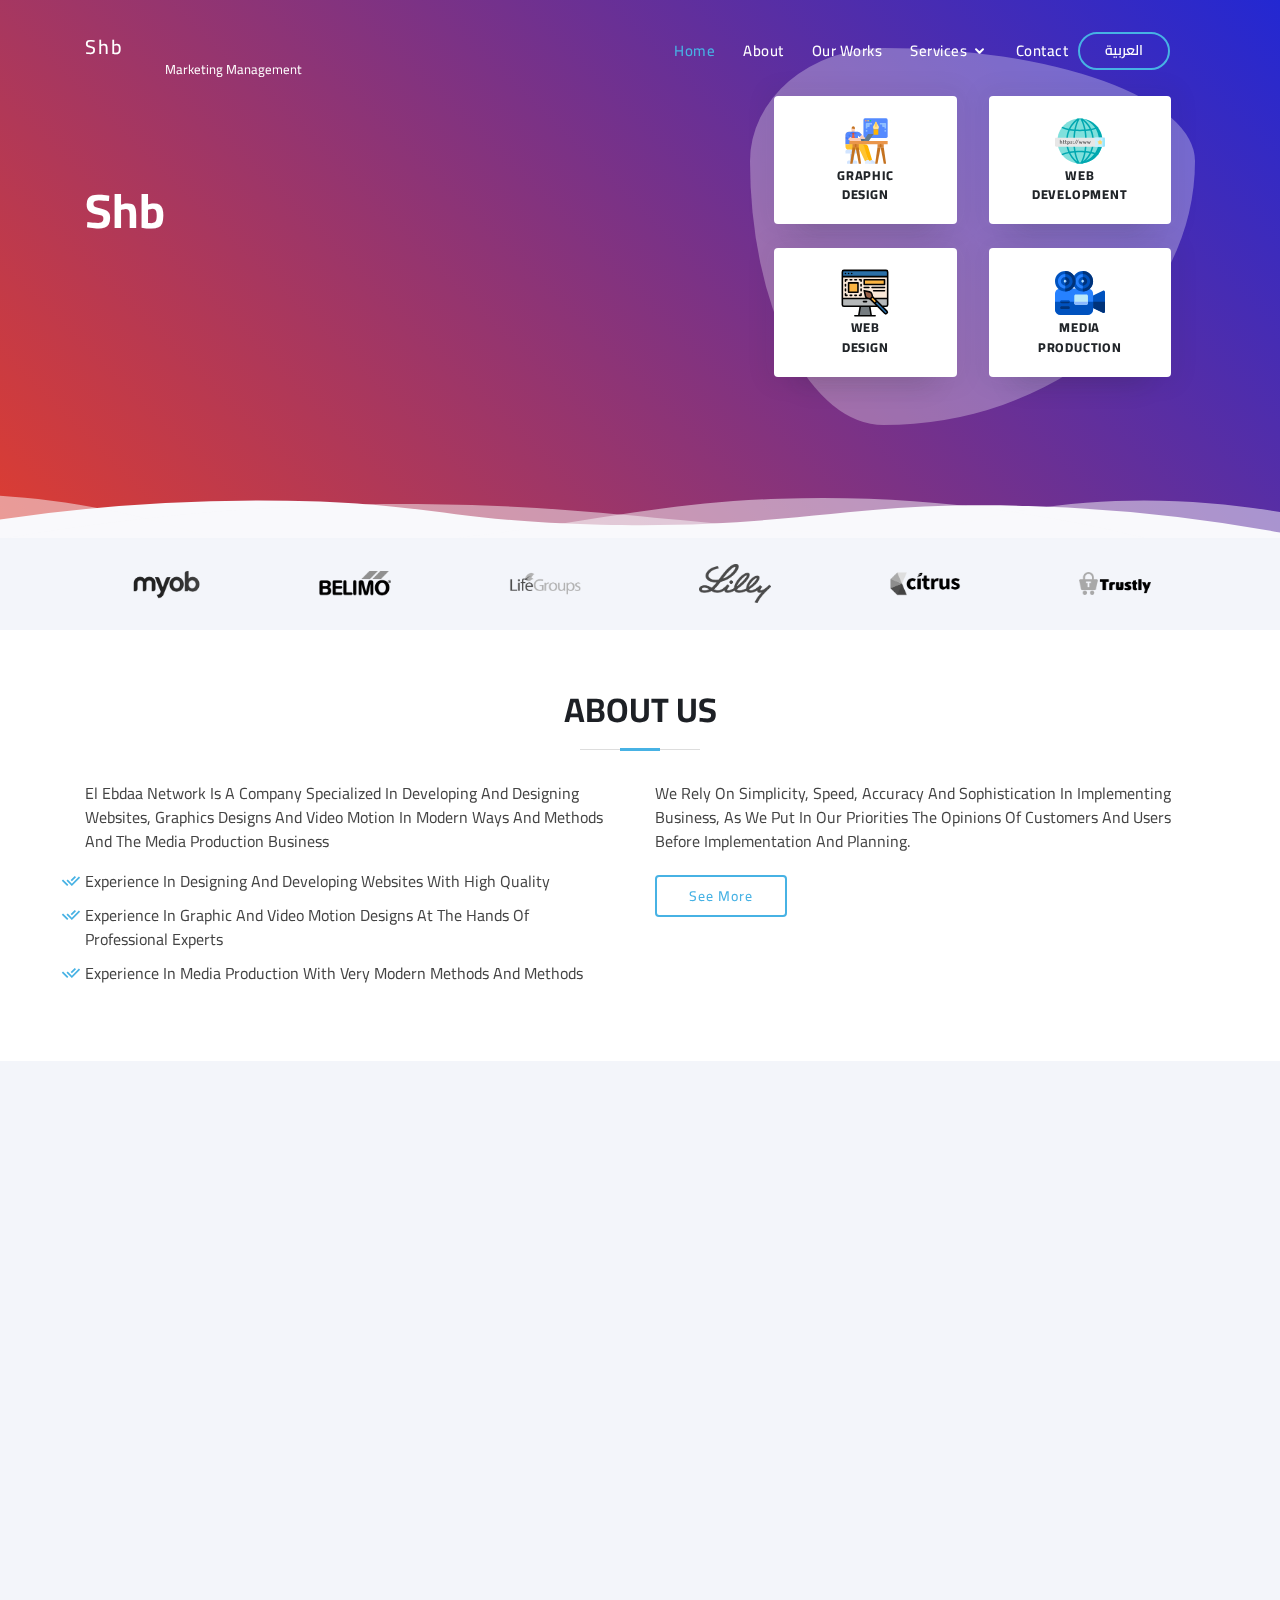
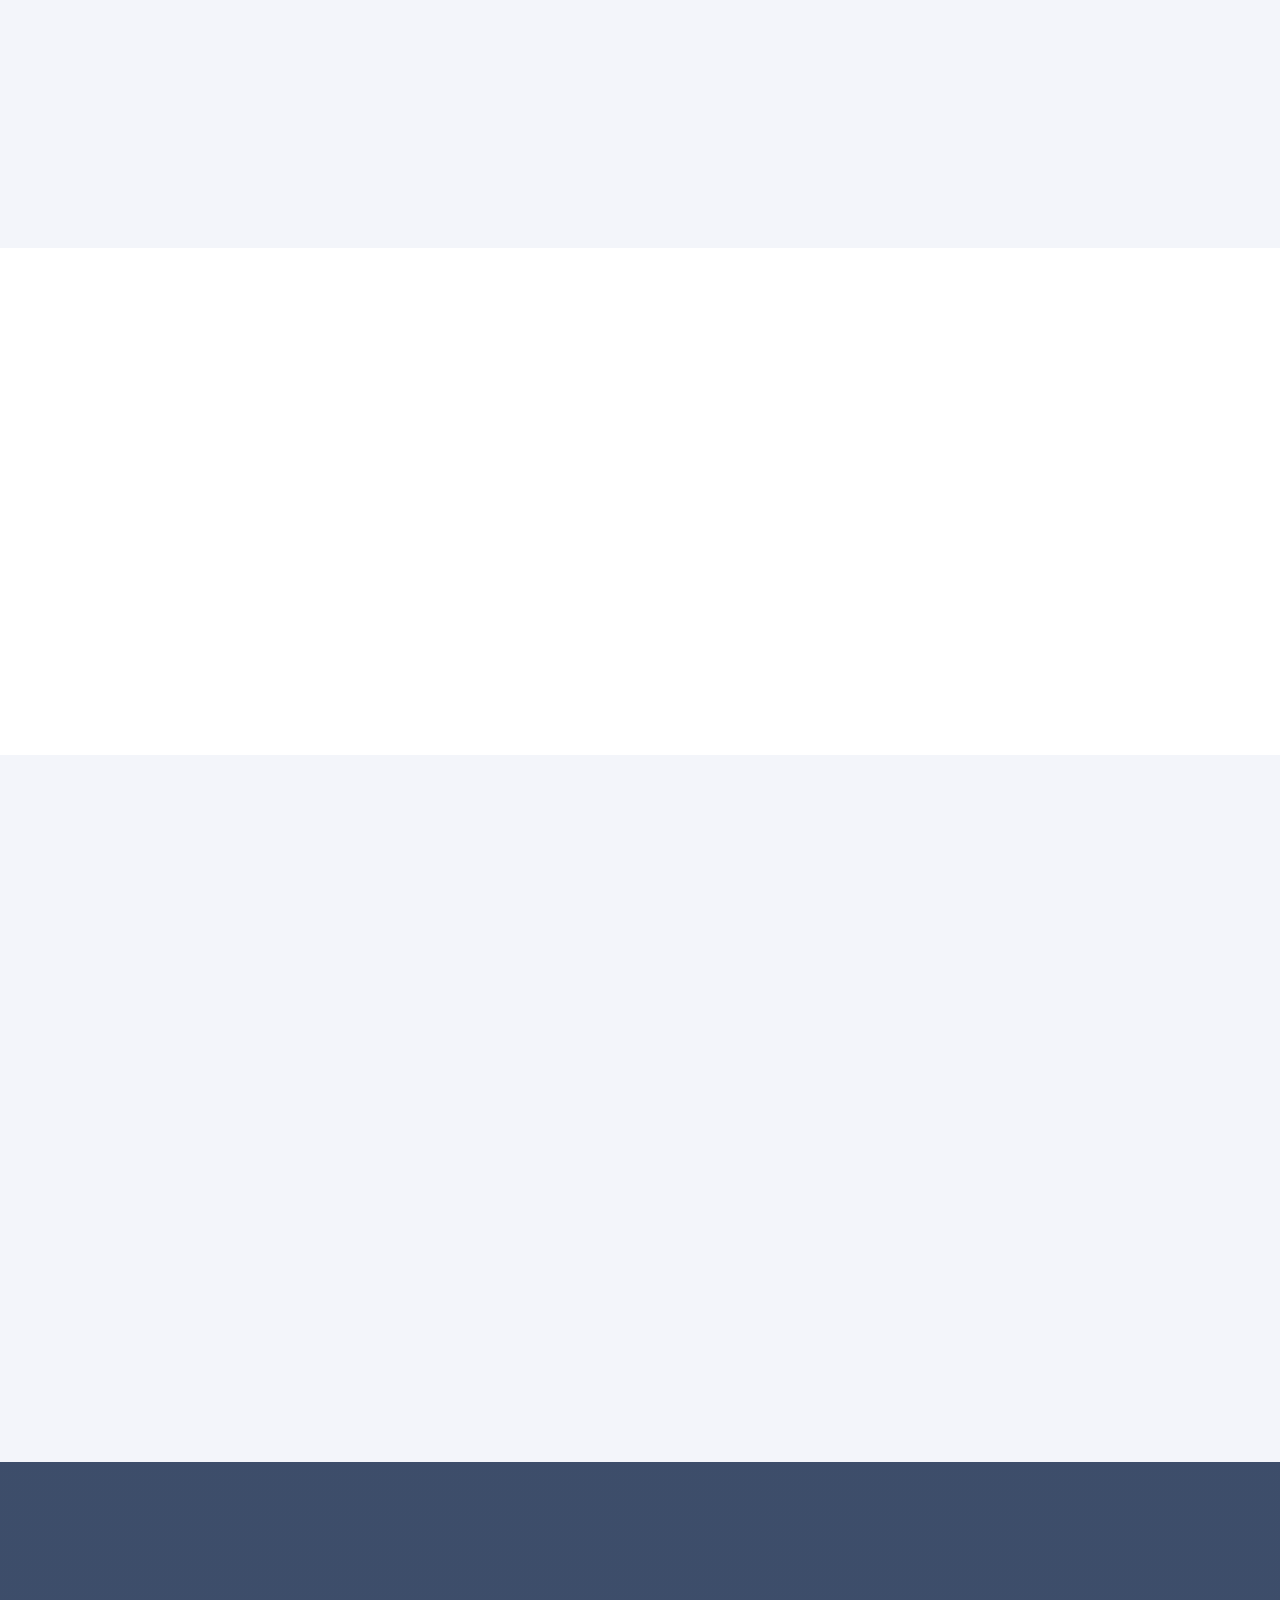
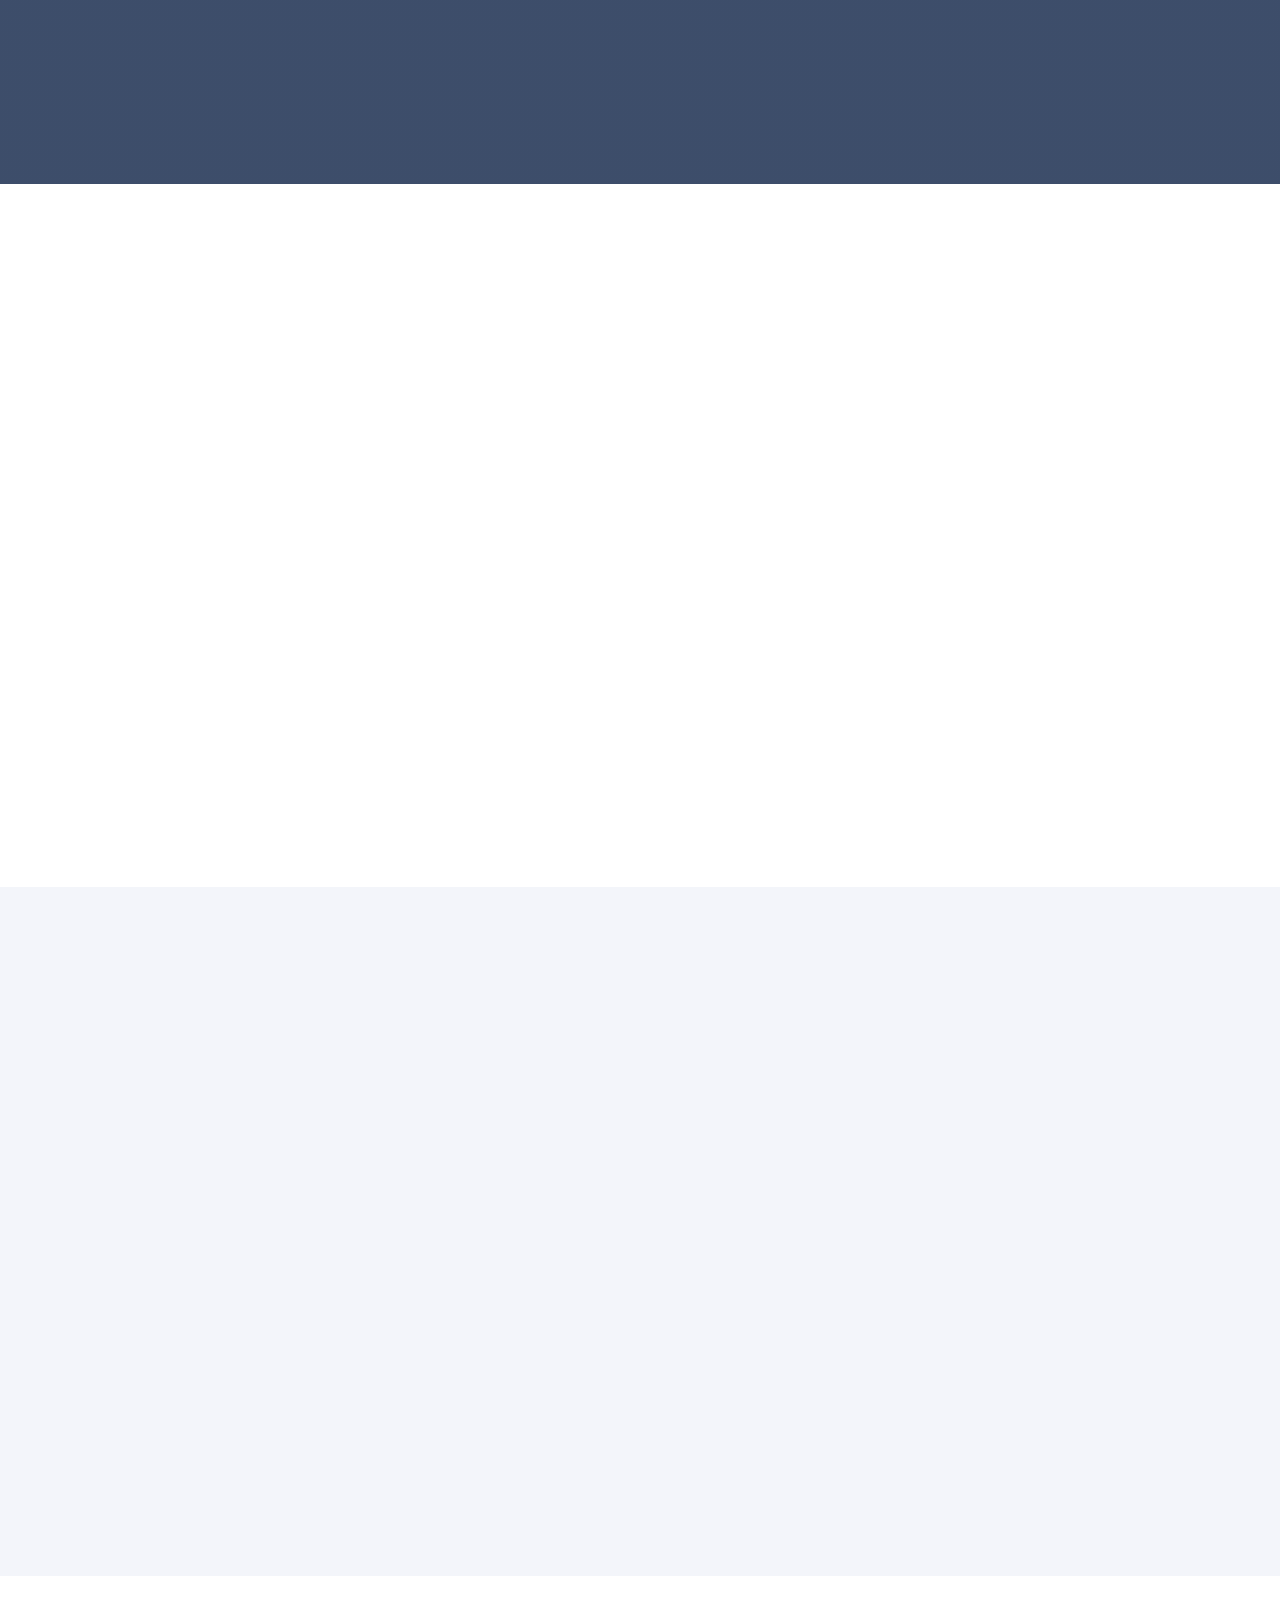
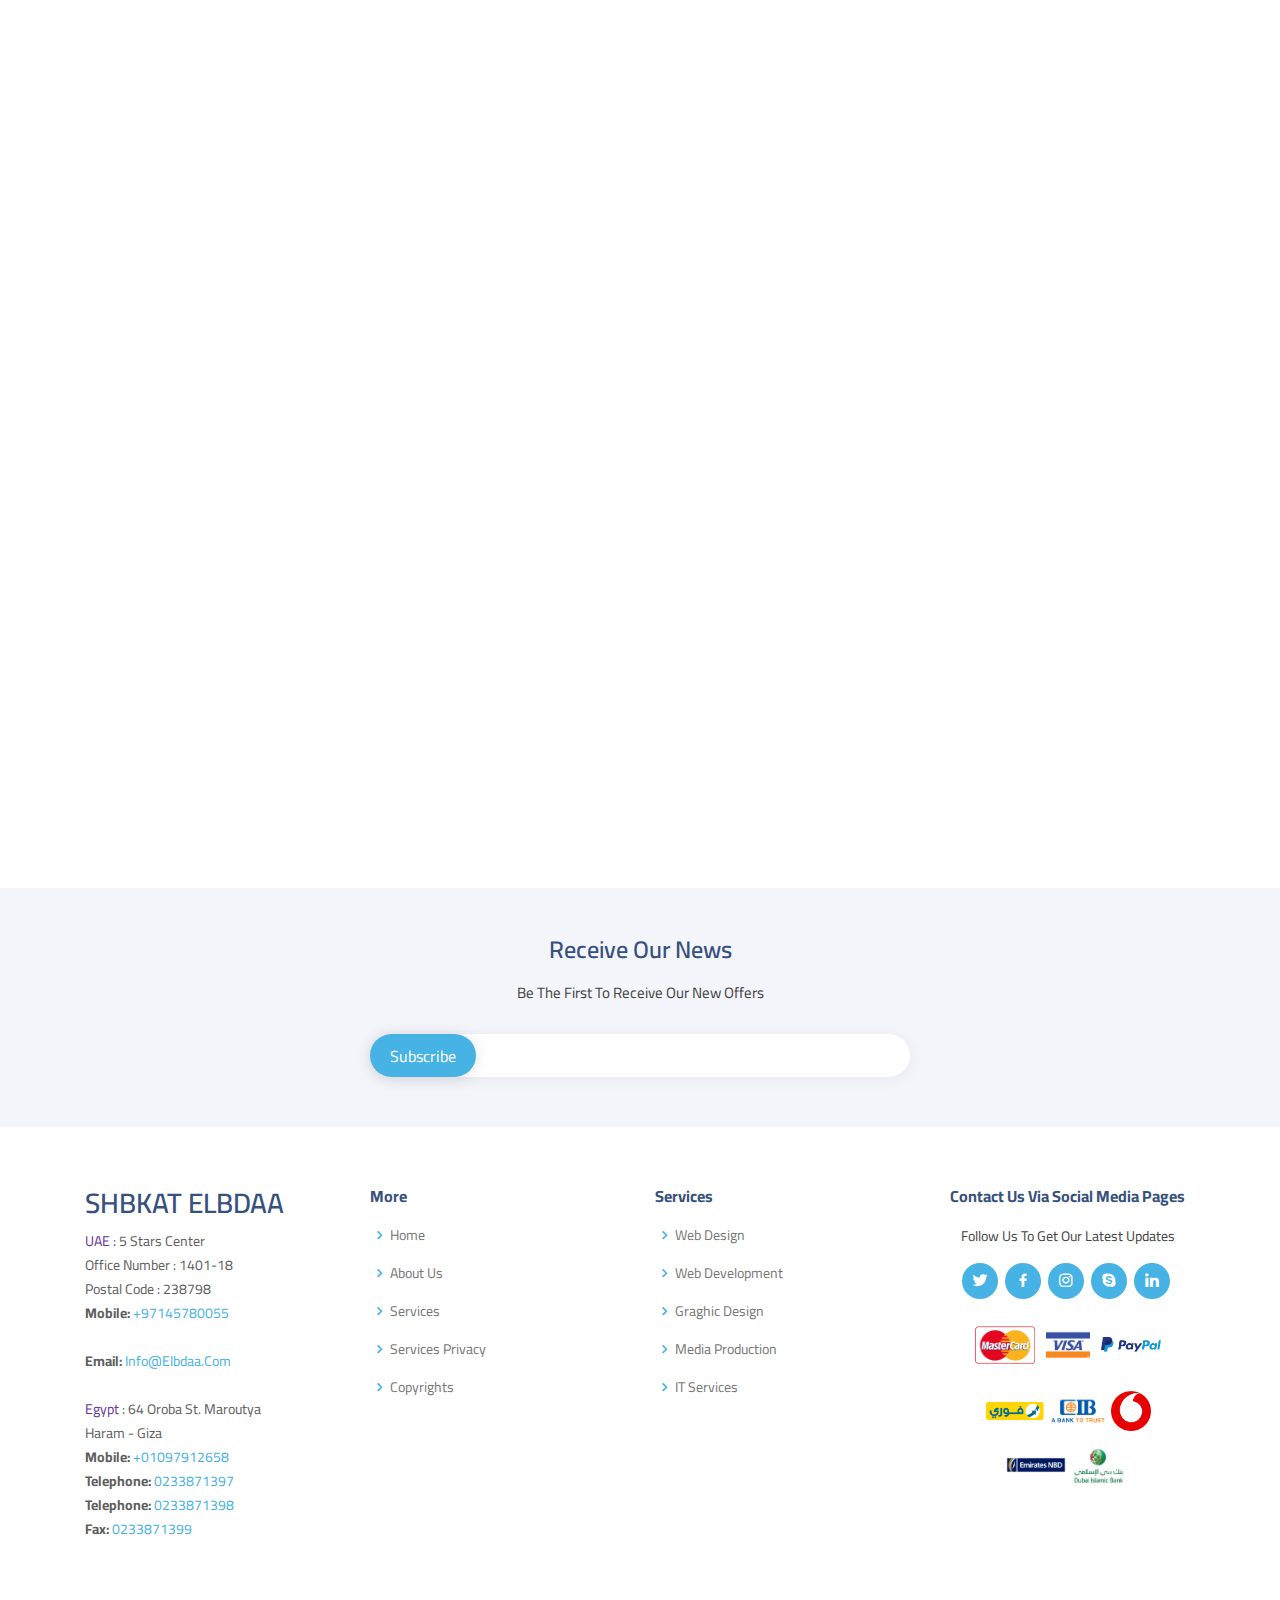
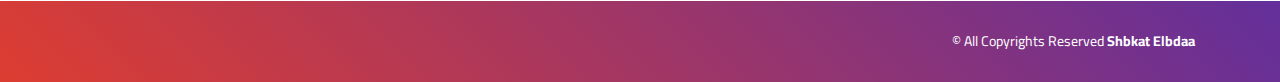
<file: en/index.html>
<!DOCTYPE html>
<html lang="en" dir="ltr">

<head>
  <meta charset="utf-8">
  <meta content="width=device-width, initial-scale=1.0" name="viewport">

  <title>El-Ebdaa Network</title>
  <meta
    content="El Ebdaa Network A company specialized in designing and developing websites, graphics designs, video motion, content management and IT services"
    name="description">
  <meta
    content="El Ebdaa Network A company specialized in designing and developing websites, graphics designs, video motion, content management and IT services"
    name="keywords">

  <!-- Favicons -->
  <link href="assets/img/favicon.png" rel="icon">
  <link href="assets/img/apple-touch-icon.png" rel="apple-touch-icon">

  <!-- Google Fonts -->
  <link
    href="https://fonts.googleapis.com/css?family=Open+Sans:300,300i,400,400i,600,600i,700,700i|Jost:300,300i,400,400i,500,500i,600,600i,700,700i|Poppins:300,300i,400,400i,500,500i,600,600i,700,700i"
    rel="stylesheet">

  <!-- Vendor CSS Files -->
  <link href="assets/vendor/bootstrap/css/bootstrap.min.css" rel="stylesheet">
  <link href="assets/vendor/icofont/icofont.min.css" rel="stylesheet">
  <link href="assets/vendor/boxicons/css/boxicons.min.css" rel="stylesheet">
  <link href="assets/vendor/remixicon/remixicon.css" rel="stylesheet">
  <link href="assets/vendor/venobox/venobox.css" rel="stylesheet">
  <link href="assets/vendor/owl.carousel/assets/owl.carousel.min.css" rel="stylesheet">
  <link href="https://fonts.googleapis.com/css2?family=Almarai:wght@300&family=Cairo&display=swap" rel="stylesheet">
  <link href="assets/vendor/aos/aos.css" rel="stylesheet">
  <link href="https://maxcdn.bootstrapcdn.com/font-awesome/4.7.0/css/font-awesome.min.css" rel="stylesheet">
  <link href="assets/vendor/font-awesome/css/font-awesome.min.css" rel="stylesheet">
  <link href="assets/vendor/font-awesome/css/all.css" rel="stylesheet" />
  <link href="assets/vendor/font-awesome/css/all.min.css" rel="stylesheet" />
  <link href="assets/vendor/font-awesome/css/fontawesome.css" rel="stylesheet" />
  <link href="https://fonts.googleapis.com/css2?family=Cairo&family=Nunito:wght@300&display=swap" rel="stylesheet">


  <link rel="stylesheet" href="assets/css/flickity.css">
  <!-- Template Main CSS File -->
  <link href="assets/css/style.css" rel="stylesheet">

  <!-- =======================================================
  * Template Name: Arsha - v2.2.0
  * Template URL: https://bootstrapmade.com/arsha-free-bootstrap-html-template-corporate/
  * Author: BootstrapMade.com
  * License: https://bootstrapmade.com/license/
  ======================================================== -->
</head>

<body>

  <!-- ======= Header ======= -->
  <header id="header" class="fixed-top ">
    <div class="container d-flex align-items-center">

      <h1 class="logo mr-auto" style="color: #fff;"><a href="index.html">
          <h1 id="typit" style="font-size: 20px;"></h1>
        </a>


      </h1>
      <small style="font-size: 13px; padding-left:80px" data-aos="fade-right" data-aos-duration="8000"
        data-aos-easing="ease-in-sine">Marketing Management</small>
      <!-- Uncomment below if you prefer to use an image logo -->
      <!-- <a href="index.html" class="logo mr-auto"><img src="assets/img/logo.png" alt="" class="img-fluid"></a>-->

      <nav class="nav-menu d-none d-lg-block">
        <ul>
          <li class="active"><a href="index.html">Home</a></li>
          <li><a href="#about">About</a></li>
          <li><a href="#portfolio">Our works</a></li>
          <li class="drop-down"><a href="">Services</a>
            <ul>
              <li class="drop-down"><a href="">Websites</a>
                <ul>
                  <li><a href="./web-design.html">Web Design</a></li>
                  <li><a href="./web-development.html">Web Development</a></li>
                </ul>
              <li><a href="./graphic.html">Graphics</a></li>
              <li><a href="./media.html">Media Production</a></li>
              <li><a href="it.html">IT Services</a></li>

          </li>
        </ul>
        </li>
        <li><a href="#contact">Contact</a></li>

        </ul>
      </nav><!-- .nav-menu -->

      <a href="../index.html" class="get-started-btn scrollto">العربية</a>

    </div>
  </header><!-- End Header -->

  <header class="masthead">
    <div class="container">
      <div class="row align-items-center " data-aos="fade-up" data-aos-delay="200">
        <div class="col-lg-7 py-5 pt-4">

          <h1 class="mb-4 "><span id="typit"></span></h1>
          <h2 class="m-0" id="typit1">
            </2>
            <p id="companionMethods"></p>
        </div>
        <div class="col-lg-5 animated" data-aos="zoom-in" data-aos-delay="200">
          <div class="py-5 px-4 masthead-cards">
            <div class="d-flex">
              <a href="./graphic.html" class="w-50 pr-3 pb-4">
                <div class="card border-0 border-bottom-red shadow-lg shadow-hover">
                  <div class="card-body text-center">
                    <div class="text-center">
                      <svg id="flat" height="50" viewBox="0 0 512 512" width="50" xmlns="http://www.w3.org/2000/svg">
                        <path d="m120 136h24v32h-24z" fill="#ffbfa1" />
                        <rect fill="#548aff" height="200" rx="16" width="248" x="240" y="24" />
                        <path d="m440 80h24v24h-24z" fill="#7dafff" />
                        <path d="m104 384h40v72h-40z" fill="#bed3f7" />
                        <path d="m296 464 32-16 32 24v16h-64z" fill="#d1e4ff" />
                        <path
                          d="m296 464-56-120h-112a32 32 0 0 1 -32-32v-24h160a32.2567 32.2567 0 0 1 30.89632 22.98781l41.10368 137.01219z"
                          fill="#ffb401" />
                        <path d="m200 232h64v24h-64z" fill="#556c80" />
                        <path
                          d="m264 232h-48l-32-32v88h-128v-89.85986a38.13258 38.13258 0 0 1 38.14-38.14014h84.61a31.99538 31.99538 0 0 1 22.62 9.37012z"
                          fill="#ffceb6" />
                        <path
                          d="m224 192-24 24-16-16v88h-128v-89.85986a38.13258 38.13258 0 0 1 38.14-38.14014h84.61a31.99538 31.99538 0 0 1 22.62 9.37012z"
                          fill="#548aff" />
                        <path d="m120 136v-16a16 16 0 0 1 16-16 16 16 0 0 1 16 16v16z" fill="#c47220" />
                        <path d="m128 192-8-16 16-16 16 16-8 16z" fill="#e04f2b" />
                        <path d="m120 224 8-32h16l8 32z" fill="#ef5e3b" />
                        <rect fill="#4976f2" height="29.248" rx="8"
                          transform="matrix(.64 -.768 .768 .64 -149.975 136.701)" width="16" x="62.947" y="213.832" />
                        <rect fill="#4976f2" height="28.284" rx="8"
                          transform="matrix(.707 -.707 .707 .707 -114.132 128.461)" width="16" x="90" y="187.858" />
                        <path d="m152 136-24-8-8 8v8a16 16 0 0 0 16 16 16 16 0 0 0 16-16z" fill="#ffceb6" />
                        <path d="m184 384h-128v-24a16 16 0 0 1 16-16h112z" fill="#d1e4ff" />
                        <path d="m96 256h392v32h-392z" fill="#ea964b" />
                        <path d="m176 488v-16a16 16 0 0 0 -16-16h-72a16 16 0 0 0 -16 16v16z" fill="#d1e4ff" />
                        <path
                          d="m256 464-56-120h-112a32 32 0 0 1 -32-32v-24h160a32.2567 32.2567 0 0 1 30.89632 22.98781l41.10368 137.01219z"
                          fill="#ffc431" />
                        <path d="m256 464 32-16 32 24v16h-64z" fill="#e0edff" />
                        <path
                          d="m82.18182 237.81818 25.81818-25.81818 12 12h72a24 24 0 0 1 24 24v8h-112l-21.81819-18.18182z"
                          fill="#ffceb6" />
                        <path d="m384 288h64v32h-64z" fill="#db8638" />
                        <g fill="#c47220">
                          <path d="m408 288h16v32h-16z" />
                          <path d="m416 320-32 168h-24l24-168z" />
                          <path d="m416 320 32 168h24l-24-168z" />
                        </g>
                        <path d="m296 256 48-72h-56l-48 72z" fill="#62798c" />
                        <circle cx="264" cy="48" fill="#fa8669" r="8" />
                        <circle cx="288" cy="48" fill="#ffcc4d" r="8" />
                        <circle cx="312" cy="48" fill="#08d175" r="8" />
                        <path d="m400 112-8 24h-48l-8-24 32-56z" fill="#ffe28f" />
                        <path d="m344 136h48v56h-48z" fill="#ffb401" />
                        <path d="m376 70v34a8 8 0 0 1 -16 0v-34l8-14z" fill="#ffcc4d" />
                        <path
                          d="m464 72h-56v16h24v16a8.00008 8.00008 0 0 0 8 8h16v16h16v-48a8.00008 8.00008 0 0 0 -8-8zm-16 24v-8h8v8z"
                          fill="#91c0ff" />
                        <path d="m456 144h16v16h-16z" fill="#91c0ff" />
                        <path
                          d="m167.99981 184.00025a7.99966 7.99966 0 0 1 -11.19947 1.59991l-20.80034-15.60016-20.80033 15.60017a7.99966 7.99966 0 0 1 -11.19947-1.59991 7.99965 7.99965 0 0 1 1.60031-11.19987l17.06949-12.80039h26.66l17.06948 12.80038a7.99965 7.99965 0 0 1 1.60033 11.19987z"
                          fill="#4976f2" />
                        <path d="m128 288h64v32h-64z" fill="#db8638" />
                        <path d="m152 288h16v32h-16z" fill="#c47220" />
                        <path d="m160 320-32 168h-24l24-168z" fill="#c47220" />
                        <path d="m160 320 32 168h24l-24-168z" fill="#c47220" />
                        <path d="m272 80h24v24h-24z" fill="#7dafff" />
                        <path
                          d="m272 72h56v16h-24v16a8.00008 8.00008 0 0 1 -8 8h-16v16h-16v-48a8.00008 8.00008 0 0 1 8-8zm16 24v-8h-8v8z"
                          fill="#91c0ff" />
                        <path d="m264 144h16v16h-16z" fill="#91c0ff" />
                      </svg>
                    </div>
                    Graphic
                    <br />
                    Design
                  </div>
                </div>
              </a>
              <a href="./web-development.html" class="w-50 pl-3 pb-4">
                <div class="card border-0 border-bottom-blue shadow-lg shadow-hover">
                  <div class="card-body text-center">
                    <div class="text-center">
                      <svg height="50" viewBox="0 -25 512 512" width="50" xmlns="http://www.w3.org/2000/svg">
                        <path
                          d="m487.25 231.25c0 127.71875-103.535156 231.253906-231.25 231.253906s-231.25-103.535156-231.25-231.253906c0-127.714844 103.535156-231.25 231.25-231.25s231.25 103.535156 231.25 231.25zm0 0"
                          fill="#80e0dc" />
                        <path
                          d="m487.25 231.25c0 127.71875-103.53125 231.253906-231.25 231.253906-23.644531 0-46.46875-3.550781-67.957031-10.148437 9.921875 1.296875 20.035156 1.96875 30.316406 1.96875 127.71875 0 231.253906-103.535157 231.253906-231.25 0-104.070313-68.742187-192.074219-163.292969-221.105469 113.390626 14.851562 200.929688 111.847656 200.929688 229.28125zm0 0"
                          fill="#00a8b0" />
                        <path
                          d="m376.550781 343.292969c22.253907-52.972657 28.109375-113.03125 15.859375-171.894531-3.753906-18.066407-9.097656-35.484376-15.964844-52.160157 10.28125-2.152343 20.367188-4.597656 30.234376-7.332031 10.964843-3.039062 25.171874-7.269531 38.828124-13.230469-3.054687-4.351562-6.25-8.597656-9.601562-12.722656-11.726562 4.824219-23.8125 8.402344-33.359375 11.054687-10.59375 2.9375-21.441406 5.527344-32.535156 7.753907-6.488281-13.582031-14.035157-26.617188-22.636719-39.042969-17.128906-24.777344-37.742188-46.144531-61.492188-63.800781h-.007812c-3.878906-.503907-7.777344-.90625-11.714844-1.214844-5.734375-.445313-11.539062-.6835938-17.386718-.6914062h-.011719c-.019531-.0117188-.03125-.0117188-.050781-.0117188h-1.421876c-.023437 0-.03125 0-.054687.0117188h-.007813c-5.847656.0078124-11.652343.2460932-17.386718.6914062-3.9375.308594-7.835938.710937-11.714844 1.214844h-.011719c-23.746093 17.65625-44.359375 39.023437-61.492187 63.800781-8.773438 12.683594-16.46875 26-23.035156 39.890625-22.046876-4.34375-44.230469-10.601563-65.511719-19.636719-3.34375 4.125-6.539063 8.363282-9.582031 12.714844 22.359374 9.847656 45.621093 16.675781 68.710937 21.417969-6.703125 16.410156-11.921875 33.546875-15.613281 51.292969-12.1875 58.542968-6.453125 118.261718 15.5 171.03125-23.058594 4.730468-46.273438 11.558593-68.597656 21.386718 3.042968 4.351563 6.238281 8.589844 9.578124 12.714844 21.296876-9.035156 43.488282-15.304688 65.535157-19.636719 7.105469 14.664063 15.519531 28.699219 25.214843 41.921875 17.777344 24.253906 38.152344 45.25 59.882813 61.851563 3.722656.464843 7.476563.84375 11.25 1.144531 5.691406.433594 11.457031.667969 17.261719.679688h.011718c.019532.011718.03125.011718.050782.011718h1.445312c.019532 0 .03125 0 .050782-.011718h.011718c5.804688-.007813 11.570313-.246094 17.261719-.679688 3.773437-.300781 7.527344-.679688 11.25-1.144531 21.726563-16.605469 42.105469-37.597657 59.882813-61.851563 9.507812-12.972656 17.789062-26.71875 24.8125-41.085937 11.09375 2.238281 21.953124 4.828125 32.554687 7.765625 9.546875 2.648437 21.632813 6.230468 33.359375 11.054687 3.351562-4.125 6.546875-8.371093 9.601562-12.726562-13.652343-5.957031-27.863281-10.1875-38.824218-13.230469-9.839844-2.734375-19.882813-5.167969-30.132813-7.300781zm.71875-168.738281c11.839844 56.890624 5.847657 114.898437-16.25 165.738281-14.449219-2.558594-29.277343-4.550781-44.433593-5.972657 8.238281-49.40625 10.382812-104.585937 5.78125-158.753906-1.378907-16.304687-3.347657-32.144531-5.867188-47.375 15.160156-1.421875 29.988281-3.414062 44.4375-5.972656 7.082031 16.675781 12.550781 34.15625 16.332031 52.335938zm-121.269531 286.875c-11.3125-16.777344-22.027344-40.652344-31.164062-69.527344-4.328126-13.664063-8.042969-28.265625-11.125-43.578125 12.351562-.667969 24.222656-.988281 35.390624-1.144531 16.738282-.226563 33.140626.175781 49.179688 1.21875-3.085938 15.28125-6.796875 29.863281-11.117188 43.503906-9.136718 28.875-19.851562 52.75-31.164062 69.527344zm-7.113281-129.71875c-11.964844.167968-24.71875.515624-38.023438 1.28125-8.199219-48.40625-10.351562-102.722657-5.824219-156.117188 1.390626-16.34375 3.371094-32.183594 5.90625-47.363281 13.273438.761719 26.007813 1.113281 37.941407 1.277343 3.144531.042969 6.277343.0625 9.390625.0625 14.511718 0 28.773437-.472656 42.765625-1.421874 2.539062 15.199218 4.527343 31.070312 5.921875 47.445312 4.523437 53.425781 2.371094 107.773438-5.847656 156.199219-17.027344-1.15625-34.453126-1.609375-52.230469-1.363281zm7.113281-330.679688c18.429688 26.933594 33.019531 66.359375 42.25 113.074219-16.015625 1.039062-32.421875 1.441406-49.148438 1.214843-11.160156-.15625-23.015624-.472656-35.363281-1.144531 9.222657-46.753906 23.824219-86.199219 42.261719-113.144531zm78.652344 73.484375c7.332031 10.601563 13.859375 21.667969 19.570312 33.164063-13.175781 2.226562-26.664062 3.96875-40.464844 5.21875-6.847656-35.15625-16.671874-66.554688-28.863281-92.171876 18.953125 15.335938 35.617188 33.332032 49.757813 53.789063zm-157.304688 0c14.140625-20.457031 30.804688-38.453125 49.757813-53.789063-12.21875 25.679688-22.058594 57.160157-28.90625 92.417969-13.261719-1.03125-26.945313-2.535156-40.785157-4.730469 5.796876-11.757812 12.449219-23.070312 19.933594-33.898437zm-42.617187 100.039063c3.722656-17.902344 9.082031-35.121094 16.011719-51.5625 15.191406 2.558593 30.195312 4.28125 44.714843 5.457031-2.496093 15.148437-4.453125 30.90625-5.824219 47.117187-4.589843 54.066406-2.464843 109.164063 5.742188 158.496094-14.519531 1.175781-29.53125 2.898438-44.722656 5.457031-21.832032-50.65625-27.699219-108.363281-15.921875-164.964843zm44.566406 215.113281c-8.257813-11.273438-15.550781-23.183594-21.828125-35.578125 13.804688-2.195313 27.449219-3.703125 40.679688-4.734375 3.269531 16.613281 7.261718 32.445312 11.941406 47.21875 4.144531 13.078125 9.859375 29.09375 17.128906 44.703125-17.253906-14.457032-33.460938-31.882813-47.921875-51.609375zm153.40625 0c-14.460937 19.726562-30.667969 37.152343-47.921875 51.609375 7.269531-15.613282 12.984375-31.625 17.128906-44.703125 4.660156-14.703125 8.628906-30.449219 11.898438-46.96875 13.757812 1.257812 27.214844 2.988281 40.351562 5.207031-6.195312 12.136719-13.351562 23.800781-21.457031 34.855469zm0 0"
                          fill="#00a8b0" />
                        <path
                          d="m500.578125 289.675781h-489.15625c-6.308594 0-11.421875-5.113281-11.421875-11.421875v-69.613281c0-6.304687 5.113281-11.417969 11.421875-11.417969h489.15625c6.308594 0 11.421875 5.113282 11.421875 11.417969v69.613281c0 6.308594-5.113281 11.421875-11.421875 11.421875zm0 0"
                          fill="#e7e7e7" />
                        <g fill="#5a5a5a">
                          <path
                            d="m57.007812 257.585938c0 1.105468-1.660156 2.269531-3.601562 2.269531-2.105469 0-3.546875-1.164063-3.546875-2.269531v-37.1875c0-1.332032 1.441406-2.21875 3.546875-2.21875 1.9375 0 3.601562.886718 3.601562 2.21875v17.011718c1-2.160156 3.492188-4.210937 6.984376-4.210937 5.097656 0 9.53125 5.097656 9.53125 11.25v13.132812c0 1.496094-1.828126 2.273438-3.601563 2.273438-1.664063 0-3.546875-.777344-3.546875-2.273438v-13.132812c0-2.496094-2.21875-4.988281-4.824219-4.988281-2.269531 0-4.542969 1.882812-4.542969 4.988281zm0 0" />
                          <path
                            d="m89.265625 250.878906c0 2.160156.777344 2.9375 3.105469 2.9375h2.160156c2.050781 0 3.046875 1.496094 3.046875 2.992188 0 1.550781-.996094 3.046875-3.046875 3.046875h-2.160156c-6.652344 0-10.253906-2.714844-10.253906-8.976563v-26.878906c0-1.328125 1.886718-2.21875 3.546874-2.21875 1.828126 0 3.601563.890625 3.601563 2.21875v9.53125h6.542969c1.164062 0 1.828125 1.332031 1.828125 2.605469 0 1.328125-.664063 2.601562-1.828125 2.601562h-6.542969zm0 0" />
                          <path
                            d="m111.824219 250.878906c0 2.160156.773437 2.9375 3.105469 2.9375h2.160156c2.050781 0 3.046875 1.496094 3.046875 2.992188 0 1.550781-.996094 3.046875-3.046875 3.046875h-2.160156c-6.652344 0-10.253907-2.714844-10.253907-8.976563v-26.878906c0-1.328125 1.882813-2.21875 3.546875-2.21875 1.828125 0 3.601563.890625 3.601563 2.21875v9.53125h6.539062c1.164063 0 1.828125 1.332031 1.828125 2.605469 0 1.328125-.664062 2.601562-1.828125 2.601562h-6.539062zm0 0" />
                          <path
                            d="m134.050781 235.75v1.660156c1.273438-2.160156 3.933594-4.210937 7.480469-4.210937 5.539062 0 9.917969 5.097656 9.917969 11.25v4.542969c0 5.929687-4.542969 11.363281-9.695313 11.363281-3.328125 0-6.207031-2.109375-7.261718-4.378907v13.855469c0 1.164063-1.664063 2.269531-3.65625 2.269531-2.050782 0-3.492188-1.105468-3.492188-2.269531v-34.085937c0-1.328125 1.496094-2.214844 3.378906-2.214844 1.941406 0 3.328125.886719 3.328125 2.21875zm10.25 8.699219c0-2.496094-2.269531-4.988281-5.042969-4.988281-2.328124 0-4.765624 1.882812-4.765624 4.988281v5.542969c0 1.164062 2.050781 4.101562 4.875 4.101562 2.605468 0 4.933593-2.550781 4.933593-5.101562zm0 0" />
                          <path
                            d="m171.792969 252.539062c0-4.875-13.132813-1.828124-13.132813-11.082031 0-3.933593 2.492188-8.257812 9.917969-8.257812 4.488281 0 8.8125 1.550781 8.8125 3.601562 0 1-.941406 3.4375-2.605469 3.4375-1.328125 0-3.046875-1.605469-6.09375-1.605469-2.773437 0-3.878906 1.382813-3.878906 2.492188 0 4.046875 13.300781 1.273438 13.300781 11.140625 0 4.929687-3.660156 8.089844-10.199219 8.089844-5.652343 0-10.03125-2.328125-10.03125-4.765625 0-1.164063 1-3.160156 2.382813-3.160156 1.609375 0 2.828125 2.496093 7.484375 2.496093 3.269531-.003906 4.042969-1.277343 4.042969-2.386719zm0 0" />
                          <path
                            d="m192.800781 240.238281c0 1.992188-1.71875 3.769531-3.714843 3.769531-2.160157 0-3.769532-1.773437-3.769532-3.769531 0-2.050781 1.609375-3.769531 3.769532-3.769531 1.996093 0 3.714843 1.71875 3.714843 3.769531zm0 16.183594c0 1.992187-1.71875 3.765625-3.714843 3.765625-2.160157 0-3.769532-1.773438-3.769532-3.765625 0-2.050781 1.609375-3.769531 3.769532-3.769531 1.996093 0 3.714843 1.71875 3.714843 3.769531zm0 0" />
                          <path
                            d="m224.445312 219.621094c0 .332031-.054687.664062-.222656.996094l-19.894531 40.238281c-.390625.773437-1.273437 1.21875-2.164063 1.21875-1.605468 0-2.65625-1.273438-2.65625-2.4375 0-.335938.109376-.667969.273438-.945313l19.898438-40.398437c.386718-.777344 1.164062-1.164063 1.992187-1.164063 1.332031 0 2.773437.996094 2.773437 2.492188zm0 0" />
                          <path
                            d="m241.183594 219.621094c0 .332031-.054688.664062-.21875.996094l-19.898438 40.238281c-.386718.773437-1.273437 1.21875-2.160156 1.21875-1.605469 0-2.660156-1.273438-2.660156-2.4375 0-.335938.109375-.667969.277344-.945313l19.894531-40.398437c.390625-.777344 1.164062-1.164063 1.996093-1.164063 1.328126 0 2.769532.996094 2.769532 2.492188zm0 0" />
                          <path
                            d="m273.222656 259.191406c-.390625.941406-1.609375 1.273438-2.828125 1.273438-1.386719 0-2.605469-.441406-2.9375-1.273438l-4.269531-12.082031-4.210938 12.027344c-.332031.886719-1.660156 1.328125-3.046874 1.328125-1.164063 0-2.382813-.332032-2.773438-1.328125l-8.53125-21.894531c-.222656-.441407-.277344-.773438-.277344-1.050782 0-1.71875 2.769532-2.9375 4.65625-2.9375.941406 0 1.769532.386719 2.050782 1.164063l5.539062 15.738281 4.15625-13.6875c.390625-1.277344 1.332031-1.441406 2.4375-1.441406 1.054688 0 2.050781.164062 2.441406 1.441406l4.101563 13.742188 5.59375-15.792969c.277343-.722657 1.054687-1.164063 2.054687-1.164063 1.769532 0 4.597656 1.21875 4.597656 2.992188 0 .332031-.054687.71875-.21875.996094zm0 0" />
                          <path
                            d="m314.957031 259.191406c-.390625.941406-1.609375 1.273438-2.828125 1.273438-1.386718 0-2.601562-.441406-2.9375-1.273438l-4.265625-12.082031-4.214843 12.027344c-.332032.886719-1.660157 1.328125-3.046876 1.328125-1.164062 0-2.382812-.332032-2.769531-1.328125l-8.535156-21.894531c-.222656-.441407-.277344-.773438-.277344-1.050782 0-1.71875 2.769531-2.9375 4.652344-2.9375.945313 0 1.773437.386719 2.050781 1.164063l5.542969 15.738281 4.15625-13.6875c.390625-1.277344 1.332031-1.441406 2.4375-1.441406 1.054687 0 2.050781.164062 2.4375 1.441406l4.105469 13.742188 5.597656-15.792969c.273438-.722657 1.050781-1.164063 2.046875-1.164063 1.773437 0 4.601563 1.21875 4.601563 2.992188 0 .332031-.054688.71875-.222657.996094zm0 0" />
                          <path
                            d="m356.691406 259.191406c-.386718.941406-1.605468 1.273438-2.824218 1.273438-1.386719 0-2.605469-.441406-2.9375-1.273438l-4.269532-12.082031-4.210937 12.027344c-.332031.886719-1.664063 1.328125-3.050781 1.328125-1.164063 0-2.382813-.332032-2.769532-1.328125l-8.535156-21.894531c-.222656-.441407-.277344-.773438-.277344-1.050782 0-1.71875 2.773438-2.9375 4.65625-2.9375.941406 0 1.773438.386719 2.050782 1.164063l5.542968 15.738281 4.15625-13.6875c.386719-1.277344 1.328125-1.441406 2.4375-1.441406 1.054688 0 2.050782.164062 2.4375 1.441406l4.101563 13.742188 5.597656-15.792969c.277344-.722657 1.054687-1.164063 2.050781-1.164063 1.773438 0 4.601563 1.21875 4.601563 2.992188 0 .332031-.058594.71875-.222657.996094zm0 0" />
                        </g>
                        <path
                          d="m500.578125 290.03125h-89.894531v-93.84375h89.894531c6.308594 0 11.421875 5.113281 11.421875 11.421875v71c0 6.308594-5.113281 11.421875-11.421875 11.421875zm0 0"
                          fill="#c9f0ff" />
                        <path
                          d="m464.8125 221.601562 4.628906 9.378907c.566406 1.140625 1.65625 1.933593 2.914063 2.117187l10.355469 1.503906c3.171874.460938 4.441406 4.363282 2.144531 6.601563l-7.492188 7.304687c-.914062.886719-1.328125 2.167969-1.113281 3.425782l1.765625 10.308594c.542969 3.164062-2.773437 5.574218-5.613281 4.082031l-9.261719-4.871094c-1.128906-.589844-2.476563-.589844-3.601563 0l-9.261718 4.871094c-2.835938 1.492187-6.15625-.917969-5.613282-4.082031l1.769532-10.308594c.214844-1.257813-.203125-2.539063-1.113282-3.425782l-7.492187-7.304687c-2.296875-2.238281-1.03125-6.140625 2.144531-6.601563l10.351563-1.503906c1.261719-.183594 2.351562-.976562 2.914062-2.117187l4.628907-9.378907c1.421874-2.878906 5.523437-2.878906 6.945312 0zm0 0"
                          fill="#ffd86e" />
                        <path
                          d="m500.578125 289.675781h-13.933594v-92.453125h13.933594c6.308594 0 11.421875 5.113282 11.421875 11.417969v69.613281c0 6.308594-5.113281 11.421875-11.421875 11.421875zm0 0"
                          fill="#9ae7fd" />
                      </svg>
                    </div>
                    Web
                    <br /> Development
                  </div>
                </div>
              </a>
            </div>
            <div class="d-flex">
              <a href="./web-design.html" class="w-50 pr-3">
                <div class="card border-0 border-bottom-yellow shadow-lg shadow-hover">
                  <div class="card-body text-center">
                    <div class="text-center">
                      <svg id="Filled" height="50" viewBox="0 0 512 512" width="50" xmlns="http://www.w3.org/2000/svg">
                        <path d="m320 488h-128l16-96v-32h96v32z" fill="#757c80" />
                        <rect fill="#b5b8b9" height="368" rx="16" width="464" x="24" y="24" />
                        <path
                          d="m40 24h432a16 16 0 0 1 16 16v48a0 0 0 0 1 0 0h-464a0 0 0 0 1 0 0v-48a16 16 0 0 1 16-16z"
                          fill="#2b70a8" />
                        <path d="m24 88h464v224h-464z" fill="#fae8d8" />
                        <path d="m88 152h96v96h-96z" fill="#fcb442" />
                        <path
                          d="m391.964 290.192h32a0 0 0 0 1 0 0v187.549a16 16 0 0 1 -16 16 16 16 0 0 1 -16-16v-187.549a0 0 0 0 1 0 0z"
                          fill="#2b70a8" transform="matrix(.707 -.707 .707 .707 -157.672 403.278)" />
                        <path d="m317.396 270.167h32v94.461h-32z" fill="#fcb442"
                          transform="matrix(.707 -.707 .707 .707 -126.784 328.71)" />
                        <path d="m248 120h208v48h-208z" fill="#fcb442" />
                        <path
                          d="m248 232 12.564 54.443a32 32 0 0 0 23.419 23.849l26.242 6.561 22.628-22.628-6.561-26.242a32 32 0 0 0 -23.849-23.419z"
                          fill="#976048" />
                        <path
                          d="m496 376v-336a24.028 24.028 0 0 0 -24-24h-432a24.028 24.028 0 0 0 -24 24v336a24.028 24.028 0 0 0 24 24h158.556l-13.333 80h-33.223a8 8 0 0 0 0 16h208a8 8 0 0 0 0-16h-33.223l-13.333-80h68.613l69.589 69.589a24 24 0 0 0 33.941 0 24.028 24.028 0 0 0 0-33.941l-35.648-35.648h22.061a24.028 24.028 0 0 0 24-24zm-174.459-59.144 11.313-11.314 33.94 33.94-11.314 11.318zm-13.765-8.862-21.852-5.463a23.893 23.893 0 0 1 -17.565-17.886l-9.686-41.972 41.972 9.686a23.893 23.893 0 0 1 17.886 17.565l5.463 21.852zm32.3-17.855-6.024-24.1a39.825 39.825 0 0 0 -29.812-29.274l-54.44-12.56a8 8 0 0 0 -9.594 9.594l12.564 54.443a40 40 0 0 0 7.545 15.758h-228.315v-208h448v208h-126.061zm-300.076-258.139h432a8.009 8.009 0 0 1 8 8v40h-448v-40a8.009 8.009 0 0 1 8-8zm270.556 448h-109.112l13.333-80h82.446zm-270.556-96a8.009 8.009 0 0 1 -8-8v-56h257.828l16.306 4.076 59.923 59.924zm434.273 74.275a8 8 0 0 1 -11.314 0l-96.165-96.165 11.314-11.31 96.165 96.165a8.01 8.01 0 0 1 0 11.31zm-104.334-138.275h110.061v56a8.009 8.009 0 0 1 -8 8h-38.061z" />
                        <path d="m272 336h-32a8 8 0 0 0 0 16h32a8 8 0 0 0 0-16z" />
                        <circle cx="56" cy="56" r="8" />
                        <circle cx="88" cy="56" r="8" />
                        <circle cx="120" cy="56" r="8" />
                        <path d="m104 128h16a8 8 0 0 0 0-16h-16a8 8 0 0 0 0 16z" />
                        <path d="m152 128h16a8 8 0 0 0 0-16h-16a8 8 0 0 0 0 16z" />
                        <path d="m72 272h-8v-8a8 8 0 0 0 -16 0v16a8 8 0 0 0 8 8h16a8 8 0 0 0 0-16z" />
                        <path d="m120 272h-16a8 8 0 0 0 0 16h16a8 8 0 0 0 0-16z" />
                        <path d="m168 272h-16a8 8 0 0 0 0 16h16a8 8 0 0 0 0-16z" />
                        <path d="m216 112h-16a8 8 0 0 0 0 16h8v8a8 8 0 0 0 16 0v-16a8 8 0 0 0 -8-8z" />
                        <path d="m216 160a8 8 0 0 0 -8 8v16a8 8 0 0 0 16 0v-16a8 8 0 0 0 -8-8z" />
                        <path d="m216 208a8 8 0 0 0 -8 8v16a8 8 0 0 0 16 0v-16a8 8 0 0 0 -8-8z" />
                        <path d="m216 256a8 8 0 0 0 -8 8v8h-8a8 8 0 0 0 0 16h16a8 8 0 0 0 8-8v-16a8 8 0 0 0 -8-8z" />
                        <path d="m56 144a8 8 0 0 0 8-8v-8h8a8 8 0 0 0 0-16h-16a8 8 0 0 0 -8 8v16a8 8 0 0 0 8 8z" />
                        <path d="m56 192a8 8 0 0 0 8-8v-16a8 8 0 0 0 -16 0v16a8 8 0 0 0 8 8z" />
                        <path d="m56 240a8 8 0 0 0 8-8v-16a8 8 0 0 0 -16 0v16a8 8 0 0 0 8 8z" />
                        <path d="m296 192h-48a8 8 0 0 0 0 16h48a8 8 0 0 0 0-16z" />
                        <path d="m456 192h-128a8 8 0 0 0 0 16h128a8 8 0 0 0 0-16z" />
                        <path d="m456 224h-112a8 8 0 0 0 0 16h112a8 8 0 0 0 0-16z" />
                        <path
                          d="m456 112h-208a8 8 0 0 0 -8 8v48a8 8 0 0 0 8 8h208a8 8 0 0 0 8-8v-48a8 8 0 0 0 -8-8zm-8 48h-192v-32h192z" />
                        <path
                          d="m192 152a8 8 0 0 0 -8-8h-96a8 8 0 0 0 -8 8v96a8 8 0 0 0 8 8h96a8 8 0 0 0 8-8zm-16 88h-80v-80h80z" />
                      </svg>
                    </div>
                    Web
                    <br />
                    Design
                  </div>
                </div>
              </a>
              <a href="./media.html" class="w-50 pl-3">
                <div class="card border-0 border-bottom-green shadow-lg shadow-hover">
                  <div class="card-body text-center">
                    <div class="text-center">

                      <svg id="Capa_1" enable-background="new 0 0 512 512" height="50" viewBox="0 0 512 512" width="50"
                        xmlns="http://www.w3.org/2000/svg">
                        <g>
                          <path
                            d="m496.999 461c-2.26 0-4.525-.51-6.619-1.54l-122-60c-5.13-2.522-8.38-7.743-8.38-13.46v-80c0-5.717 3.25-10.938 8.38-13.46l122-60c4.65-2.286 10.15-2.013 14.548.727 4.398 2.738 7.072 7.552 7.072 12.733v200c0 5.181-2.674 9.995-7.072 12.733-2.418 1.506-5.169 2.267-7.929 2.267z"
                            fill="#0052be" />
                          <g>
                            <path
                              d="m360 346v40c0 5.717 3.25 10.938 8.38 13.46l122 60c2.094 1.03 4.359 1.54 6.619 1.54 2.76 0 5.511-.761 7.929-2.267 4.398-2.738 7.072-7.552 7.072-12.733v-100z"
                              fill="#00337a" />
                          </g>
                          <path
                            d="m335 481h-280c-30.327 0-55-24.673-55-55v-160c0-30.327 24.673-55 55-55h280c30.327 0 55 24.673 55 55v160c0 30.327-24.673 55-55 55z"
                            fill="#2681ff" />
                          <g>
                            <path d="m0 346v80c0 30.327 24.673 55 55 55h280c30.327 0 55-24.673 55-55v-80z"
                              fill="#0052be" />
                          </g>
                          <path
                            d="m322.5 376h-110c-8.284 0-15-6.716-15-15v-75c0-8.284 6.716-15 15-15h110c8.284 0 15 6.716 15 15v75c0 8.284-6.716 15-15 15z"
                            fill="#bceaf9" />
                          <path
                            d="m137.5 421h-70c-8.284 0-15-6.716-15-15s6.716-15 15-15h70c8.284 0 15 6.716 15 15s-6.716 15-15 15z"
                            fill="#00337a" />
                          <path
                            d="m137.5 361h-70c-8.284 0-15-6.716-15-15s6.716-15 15-15h70c8.284 0 15 6.716 15 15s-6.716 15-15 15z"
                            fill="#0052be" />
                          <g>
                            <path d="m67.5 361h70c8.284 0 15-6.716 15-15h-100c0 8.284 6.716 15 15 15z" fill="#00337a" />
                          </g>
                          <g>
                            <circle cx="285" cy="136" fill="#2681ff" r="90" />
                            <path d="m285 46v180c49.706 0 90-40.294 90-90s-40.294-90-90-90z" fill="#0052be" />
                            <path
                              d="m285 241c-57.897 0-105-47.103-105-105s47.103-105 105-105 105 47.103 105 105-47.103 105-105 105zm0-180c-41.355 0-75 33.645-75 75s33.645 75 75 75 75-33.645 75-75-33.645-75-75-75z"
                              fill="#0052be" />
                            <circle cx="285" cy="136" fill="#bceaf9" r="30" />
                            <path d="m285 106v60c16.543 0 30-13.457 30-30s-13.457-30-30-30z" fill="#8bb9ff" />
                            <path
                              d="m285 181c-24.813 0-45-20.187-45-45s20.187-45 45-45 45 20.187 45 45-20.187 45-45 45zm0-60c-8.271 0-15 6.729-15 15s6.729 15 15 15 15-6.729 15-15-6.729-15-15-15z"
                              fill="#0052be" />
                            <g fill="#00337a">
                              <path
                                d="m285 91v30c8.271 0 15 6.729 15 15s-6.729 15-15 15v30c24.813 0 45-20.187 45-45s-20.187-45-45-45z" />
                              <path
                                d="m285 31v30c41.355 0 75 33.645 75 75s-33.645 75-75 75v30c57.897 0 105-47.103 105-105s-47.103-105-105-105z" />
                            </g>
                          </g>
                          <g>
                            <circle cx="105" cy="136" fill="#2681ff" r="90" />
                            <path d="m105 46v180c49.706 0 90-40.294 90-90s-40.294-90-90-90z" fill="#0052be" />
                            <path
                              d="m105 241c-57.897 0-105-47.103-105-105s47.103-105 105-105 105 47.103 105 105-47.103 105-105 105zm0-180c-41.355 0-75 33.645-75 75s33.645 75 75 75 75-33.645 75-75-33.645-75-75-75z"
                              fill="#0052be" />
                            <circle cx="105" cy="136" fill="#bceaf9" r="30" />
                            <path d="m105 106v60c16.543 0 30-13.457 30-30s-13.457-30-30-30z" fill="#8bb9ff" />
                            <path
                              d="m105 181c-24.813 0-45-20.187-45-45s20.187-45 45-45 45 20.187 45 45-20.187 45-45 45zm0-60c-8.271 0-15 6.729-15 15s6.729 15 15 15 15-6.729 15-15-6.729-15-15-15z"
                              fill="#0052be" />
                            <g fill="#00337a">
                              <path
                                d="m105 91v30c8.271 0 15 6.729 15 15s-6.729 15-15 15v30c24.813 0 45-20.187 45-45s-20.187-45-45-45z" />
                              <path
                                d="m105 31v30c41.355 0 75 33.645 75 75s-33.645 75-75 75v30c57.897 0 105-47.103 105-105s-47.103-105-105-105z" />
                            </g>
                          </g>
                          <g>
                            <path d="m197.5 346v15c0 8.284 6.716 15 15 15h110c8.284 0 15-6.716 15-15v-15z"
                              fill="#8bb9ff" />
                          </g>
                        </g>
                      </svg> </div>
                    Media
                    <br />Production
                  </div>
                </div>
              </a>
            </div>
            <div class="shape"></div>
          </div>
        </div>
      </div>
    </div>
    <svg style="pointer-events: none" class="wave" width="100%" height="50px" preserveAspectRatio="none"
      xmlns="http://www.w3.org/2000/svg" xmlns:xlink="http://www.w3.org/1999/xlink" viewBox="0 0 1920 75">
      <defs>
        <style>
          .a {
            fill: none;
          }

          .b {
            clip-path: url(#a);
          }

          .c,
          .d {
            fill: #f9f9fc;
          }

          .d {
            opacity: 0.5;
            isolation: isolate;
          }
        </style>
        <clipPath id="a">
          <rect class="a" width="1920" height="75"></rect>
        </clipPath>
      </defs>
      <title>wave</title>
      <g class="b">
        <path class="c animated"
          d="M1963,327H-105V65A2647.49,2647.49,0,0,1,431,19c217.7,3.5,239.6,30.8,470,36,297.3,6.7,367.5-36.2,642-28a2511.41,2511.41,0,0,1,420,48">
        </path>
      </g>
      <g class="b">
        <path class="d animated1"
          d="M-127,404H1963V44c-140.1-28-343.3-46.7-566,22-75.5,23.3-118.5,45.9-162,64-48.6,20.2-404.7,128-784,0C355.2,97.7,341.6,78.3,235,50,86.6,10.6-41.8,6.9-127,10">
        </path>
      </g>
      <g class="b">
        <path class="d animated2"
          d="M1979,462-155,446V106C251.8,20.2,576.6,15.9,805,30c167.4,10.3,322.3,32.9,680,56,207,13.4,378,20.3,494,24">
        </path>
      </g>
      <g class="b">
        <path class="d animated3"
          d="M1998,484H-243V100c445.8,26.8,794.2-4.1,1035-39,141-20.4,231.1-40.1,378-45,349.6-11.6,636.7,73.8,828,150">
        </path>
      </g>
    </svg>
  </header>



  <!-- ======= Cliens Section ======= -->
  <section id="cliens" class="cliens section-bg">
    <div class="container">

      <div class="row" data-aos="zoom-in">

        <div class="col-lg-2 col-md-4 col-6 d-flex align-items-center justify-content-center">
          <img src="assets/img/clients/client-1.png" class="img-fluid" alt="">
        </div>

        <div class="col-lg-2 col-md-4 col-6 d-flex align-items-center justify-content-center">
          <img src="assets/img/clients/client-2.png" class="img-fluid" alt="">
        </div>

        <div class="col-lg-2 col-md-4 col-6 d-flex align-items-center justify-content-center">
          <img src="assets/img/clients/client-3.png" class="img-fluid" alt="">
        </div>

        <div class="col-lg-2 col-md-4 col-6 d-flex align-items-center justify-content-center">
          <img src="assets/img/clients/client-4.png" class="img-fluid" alt="">
        </div>

        <div class="col-lg-2 col-md-4 col-6 d-flex align-items-center justify-content-center">
          <img src="assets/img/clients/client-5.png" class="img-fluid" alt="">
        </div>

        <div class="col-lg-2 col-md-4 col-6 d-flex align-items-center justify-content-center">
          <img src="assets/img/clients/client-6.png" class="img-fluid" alt="">
        </div>

      </div>

    </div>
  </section><!-- End Cliens Section -->

  <!-- ======= About Us Section ======= -->
  <section id="about" class="about">
    <div class="container" data-aos="fade-up">

      <div class="section-title">
        <h2>About us</h2>
      </div>

      <div class="row content">
        <div class="col-lg-6">
          <p>
            El Ebdaa Network is a company specialized in developing and designing websites, graphics designs and video
            motion in modern ways and methods
            And the media production business
          </p>
          <ul>
            <li><i class="ri-check-double-line"></i>Experience in designing and developing websites with high quality
            </li>
            <li><i class="ri-check-double-line"></i>Experience in graphic and video motion designs at the hands of
              professional experts</li>
            <li><i class="ri-check-double-line"></i>Experience in media production with very modern methods and methods
            </li>
          </ul>
        </div>
        <div class="col-lg-6 pt-4 pt-lg-0">
          <p>
            We rely on simplicity, speed, accuracy and sophistication in implementing business, as we put in our
            priorities the opinions of customers and users before implementation and planning. </p>
          <a href="#why-us" class="btn-learn-more">See More</a>
        </div>
      </div>

    </div>
  </section><!-- End About Us Section -->

  <!-- ======= Why Us Section ======= -->
  <section id="why-us" class="why-us section-bg">
    <div class="container-fluid" data-aos="fade-up">

      <div class="row">

        <div class="col-lg-7 d-flex flex-column justify-content-center align-items-stretch  order-2 order-lg-1">

          <div class="content">
            <h3>Why choose El Ebdaa network to establish your business? <strong>There are many reasons to choose a
                El Ebdaa network
              </strong></h3>
            <!--
                  <p>
                لإننا ببساطة بنتعامل مع أعمالك على إنها أعمالناٍ
                <p>
                -->
            </p>
          </div>

          <div class="accordion-list">
            <ul>
              <li>
                <a data-toggle="collapse" class="collapse" href="#accordion-list-1"><span>01</span> Establishing the
                  perfect logo for your brand at the hands of the most skilled designers <i
                    class="bx bx-chevron-down icon-show"></i><i class="bx bx-chevron-up icon-close"></i></a>
                <div id="accordion-list-1" class="collapse show" data-parent=".accordion-list">
                  <p>
                    Without thinking about how your brand will appear in the market, we take this concern from you and
                    think, plan and implement the smallest details.
                  </p>
                </div>
              </li>

              <li>
                <a data-toggle="collapse" href="#accordion-list-2" class="collapsed"><span>02</span> Professional
                  designs are your entire corporate identity <i class="bx bx-chevron-down icon-show"></i><i
                    class="bx bx-chevron-up icon-close"></i></a>
                <div id="accordion-list-2" class="collapse" data-parent=".accordion-list">
                  <p>
                    In order to remain a brand in the labor market, people need creative people who deal with design,
                    implement, develop and plan, in the el ebdaa network our primary goal is to appear in the market
                    in a decent manner and compatible with your brand
                  </p>
                </div>
              </li>

              <li>
                <a data-toggle="collapse" href="#accordion-list-3" class="collapsed"><span>03</span> Create professional
                  and attractive websites for all fields and commercial activities<i
                    class="bx bx-chevron-down icon-show"></i><i class="bx bx-chevron-up icon-close"></i></a>
                <div id="accordion-list-3" class="collapse" data-parent=".accordion-list">
                  <p>
                    Your website is the main pillar of your own company, because it expresses your business and displays
                    your products, and you can reach it faster in search engines like Google, el ebdaa network that
                    is interested in the shape of your site and your services and your appearance in the best way in the
                    labor market
                  </p>
                </div>
              </li>

            </ul>
          </div>

        </div>

        <div class="col-lg-5 align-items-stretch order-1 order-lg-2 img"
          style='background-image: url("assets/img/why-us.png");' data-aos="zoom-in" data-aos-delay="150">&nbsp;</div>
      </div>

    </div>
  </section><!-- End Why Us Section -->

  <!-- ======= Skills Section ======= -->
  <section id="skills" class="skills">
    <div class="container" data-aos="fade-up">

      <div class="row">
        <div class="col-lg-6 d-flex align-items-center" data-aos="fade-right" data-aos-delay="100">
          <img src="assets/img/skills.png" class="img-fluid" alt="">
        </div>
        <div class="col-lg-6 pt-4 pt-lg-0 content" data-aos="fade-left" data-aos-delay="100">
          <h3>In order to remain a brand in the labor market, all requirements remain</h3>
          <p class="font-italic">
            In El Ebdaa Network, we evaluate your presence and percentage of completion to significantly reach your
            customers
          </p>

          <div class="skills-content">

            <div class="progress">
              <span class="skill"> Your business logo<i class="val">55%</i></span>
              <div class="progress-bar-wrap">
                <div class="progress-bar" role="progressbar" aria-valuenow="55" aria-valuemin="0" aria-valuemax="100">
                </div>
              </div>
            </div>

            <div class="progress">
              <span class="skill">Business logo and advertising videos for your campaign<i class="val">75%</i></span>
              <div class="progress-bar-wrap">
                <div class="progress-bar" role="progressbar" aria-valuenow="75" aria-valuemin="0" aria-valuemax="100">
                </div>
              </div>
            </div>

            <div class="progress">
              <span class="skill">Business logo, advertising videos, and website design that expresses you
                <i class="val">90%</i></span>
              <div class="progress-bar-wrap">
                <div class="progress-bar" role="progressbar" aria-valuenow="90" aria-valuemin="0" aria-valuemax="100">
                </div>
              </div>
            </div>

            <div class="progress">
              <span class="skill">Logo, videos, and website with a content management system<i
                  class="val">100%</i></span>
              <div class="progress-bar-wrap">
                <div class="progress-bar" role="progressbar" aria-valuenow="100" aria-valuemin="0" aria-valuemax="100">
                </div>
              </div>
            </div>

          </div>

        </div>
      </div>

    </div>
  </section><!-- End Skills Section -->

  <!-- ======= Services Section ======= -->
  <section id="services" class="services section-bg">
    <div class="container" data-aos="fade-up">

      <div class="section-title">
        <h2>Our services</h2>
        <p>
          In El Ebdaa Network, we care about the content, details, and scrutiny to reach a satisfactory percentage of
          requirements </p>
      </div>

      <div class="row">
        <div class="col-xl-3 col-md-6 d-flex align-items-stretch" data-aos="zoom-in" data-aos-delay="100">
          <div class="icon-box">
            <div class="icon"><i class="bx bxl-dribbble"></i></div>
            <h4><a href="">Website design</a></h4>
            <p>
              At the hands of the best professionals, we design your website as an attractive, device-compatible site
              that supports search engines, easy to browse, strong and fast, that puts your business ahead of the
              competition
            </p>
          </div>
        </div>

        <div class="col-xl-3 col-md-6 d-flex align-items-stretch mt-4 mt-md-0" data-aos="zoom-in" data-aos-delay="200">
          <div class="icon-box">
            <div class="icon"><i class="bx bx-file"></i></div>
            <h4><a href="">Online store development
              </a></h4>
            <p>
              Own an online store on the Internet, display products, start selling online, and link stores with an
              application to complete the sale through the phone and pay online. Increase your sales now
            </p>
          </div>
        </div>

        <div class="col-xl-3 col-md-6 d-flex align-items-stretch mt-4 mt-xl-0" data-aos="zoom-in" data-aos-delay="300">
          <div class="icon-box">
            <div class="icon"><i class="bx bx-tachometer"></i></div>
            <h4><a href="">Logo design - and motion graphic video </a></h4>
            <p>
              The distinctive logo stays in the minds, we offer you a distinctive logo design that will be a great start
              for your business. Join now to the thousands of brands that have been designed
            </p>
          </div>
        </div>

        <div class="col-xl-3 col-md-6 d-flex align-items-stretch mt-4 mt-xl-0" data-aos="zoom-in" data-aos-delay="400">
          <div class="icon-box">
            <div class="icon"><i class="bx bx-layer"></i></div>
            <h4><a href="">
                Professional advertising campaigns management </a></h4>
            <p>
              Managing your business on social media pages and search engines We put a complete advertising plan for the
              presence of activity on the Internet Specialists manage Facebook pages and advertising campaigns on search
              engines
            </p>
          </div>
        </div>

      </div>

    </div>
  </section><!-- End Services Section -->

  <!-- ======= Cta Section ======= -->
  <section id="cta" class="cta">
    <div class="container" data-aos="zoom-in">

      <div class="row">
        <div class="col-lg-9 text-center text-lg-left">
          <h3>Implementation step</h3>
          <p>
            Contact us, take the implementation step, and start your business
          </p>
        </div>
        <div class="col-lg-3 cta-btn-container text-center">
          <a class="cta-btn align-middle" href="#contact"> Go ahead</a>
        </div>
      </div>

    </div>
  </section><!-- End Cta Section -->

  

  <div class="container" data-aos="fade-up">
    <div class="text-center  pt-4">
      <div class="nav price-tabs" role="tablist">
        <a class="nav-link active" href="#yearly" role="tab" data-toggle="tab">Pricing</a>
      </div>
    </div>
    <div class="tab-content wow fadeIn" style="visibility: visible; animation-name: fadeIn;">
      <div role="tabpanel" class="tab-pane fade show active" id="yearly">
        <div class="row justify-content-center">
          <div class="col-md-6 col-lg-4 mb-30">
            <div class="price-item text-center">
              <div class="price-top">
                <h4>Lite</h4>
                <h2 class="mb-0"><sup>$</sup>99</h2>
              </div>
              <div class="price-content">
                <ul class="border-bottom mb-30 mt-md-4 pb-3 text-left">
                  <li>
                    <i class="fas fa-check"></i>
                    <span class="c-black">Design a website</span>
                  </li>
                  <li>
                    <i class="fas fa-check"></i>
                    <span class="c-black">Develop website</span>
                  </li>
                  <li>
                    <i class="fas fa-check"></i>
                    <span class="c-black">design a logo</span>
                  </li>
                  <li>
                    <i class="fas fa-times"></i>
                    <span>Create Video Motion</span>
                  </li>
                  <li>
                    <i class="fas fa-times"></i>
                    <span>Own Your CMS</span>
                  </li>
                  <li>
                    <i class="fas fa-times"></i>
                    <span>Control Search and SEO</span>
                  </li>
                </ul>
                <div id="paypal-button-container1"></div>
              </div>
            </div>
          </div>
          <div class="col-md-6 col-lg-4 mb-30">
            <div class="price-item text-center popular">
              <div class="price-top">
                <h4>Advanced</h4>
                <h2 class="mb-0"><sup>$</sup>299</h2>
              </div>
              <div class="price-content">
                <ul class="border-bottom mb-30 mt-md-4 pb-3 text-left">
                  <li>
                    <i class="fas fa-check"></i>
                    <span class="c-black">Design a website</span>
                  </li>
                  <li>
                    <i class="fas fa-check"></i>
                    <span class="c-black">Develop website</span>
                  </li>
                  <li>
                    <i class="fas fa-check"></i>
                    <span class="c-black">design a logo</span>
                  </li>
                  <li>
                    <i class="fas fa-check"></i>
                    <span>Create Video Motion</span>
                  </li>
                  <li>
                    <i class="fas fa-times"></i>
                    <span>Own Your CMS</span>
                  </li>
                  <li>
                    <i class="fas fa-times"></i>
                    <span>Control Search and SEO</span>
                  </li>
                </ul>
                <div id="paypal-button-container2"></div>
              </div>
            </div>
          </div>
          <div class="col-md-6 col-lg-4 mb-30">
            <div class="price-item text-center">
              <div class="price-top">
                <h4>Full</h4>
                <h2 class="mb-0"><sup>$</sup>399</h2>
              </div>
              <div class="price-content">
                <ul class="border-bottom mb-30 mt-md-4 pb-3 text-left">
                  <li>
                    <i class="fas fa-check"></i>
                    <span class="c-black">Design a website</span>
                  </li>
                  <li>
                    <i class="fas fa-check"></i>
                    <span class="c-black">Develop website</span>
                  </li>
                  <li>
                    <i class="fas fa-check"></i>
                    <span class="c-black">design a logo</span>
                  </li>
                  <li>
                    <i class="fas fa-check"></i>
                    <span>Create Video Motion</span>
                  </li>
                  <li>
                    <i class="fas fa-check"></i>
                    <span>Own Your CMS</span>
                  </li>
                  <li>
                    <i class="fas fa-check"></i>
                    <span>Control Search and SEO</span>
                  </li>
                </ul>
                <div id="paypal-button-container3"></div>
              </div>
            </div>
          </div>
        </div>
      </div>

    </div>
  </div>

  <!-- ======= Frequently Asked Questions Section ======= -->
  <section id="faq" class="faq section-bg">
    <div class="container" data-aos="fade-up">

      <div class="section-title">
        <h2>Complete brand building plans</h2>
        <p>
          We help you build your brand even if it is not present in el ebdaa network by planning, evaluating,
          implementing and building your brand.
        </p>
      </div>

      <div class="faq-list">
        <ul>
          <li data-aos="fade-up" data-aos-delay="100">
            <i class="bx bx-help-circle icon-help"></i> <a data-toggle="collapse" class="collapse"
              href="#faq-list-1">Establishing your identity will be our priority <i
                class="bx bx-chevron-down icon-show"></i><i class="bx bx-chevron-up icon-close"></i></a>
            <div id="faq-list-1" class="collapse show" data-parent=".faq-list">
              <p>
                In el ebdaa network, we create a slogan for your identity that sticks in the minds and competes
                with giant companies that you can compete with in the labor market
              </p>
            </div>
          </li>

          <li data-aos="fade-up" data-aos-delay="200">
            <i class="bx bx-help-circle icon-help"></i> <a data-toggle="collapse" href="#faq-list-2"
              class="collapsed">Your ad campaign<i class="bx bx-chevron-down icon-show"></i><i
                class="bx bx-chevron-up icon-close"></i></a>
            <div id="faq-list-2" class="collapse" data-parent=".faq-list">
              <p>
                Your advertising campaign is not just about reaching people. We care about your arrival in a good way
                and a decent appearance, preferably hanging with your customers from the first appearance
                You will also follow up on reaching your customers on social media pages and search engines
              </p>
            </div>
          </li>

          <li data-aos="fade-up" data-aos-delay="300">
            <i class="bx bx-help-circle icon-help"></i> <a data-toggle="collapse" href="#faq-list-3"
              class="collapsed">Your advertising videos<i class="bx bx-chevron-down icon-show"></i><i
                class="bx bx-chevron-up icon-close"></i></a>
            <div id="faq-list-3" class="collapse" data-parent=".faq-list">
              <p>
                Your advertising videos are one of the modern methods that communicate your business and ideas in new,
                easy and not boring ways for your customers. We do everything for you by designing, implementing, and
                speaking on your behalf
              </p>
            </div>
          </li>

          <li data-aos="fade-up" data-aos-delay="400">
            <i class="bx bx-help-circle icon-help"></i> <a data-toggle="collapse" href="#faq-list-4"
              class="collapsed">Design your website <i class="bx bx-chevron-down icon-show"></i><i
                class="bx bx-chevron-up icon-close"></i></a>
            <div id="faq-list-4" class="collapse" data-parent=".faq-list">
              <p>
                Your website is a must, in order to know that your work is presented in the way you like and choose it
                and in the most beautiful pictures possible that let the customer choose your job without hesitation
              </p>
            </div>
          </li>

          <li data-aos="fade-up" data-aos-delay="500">
            <i class="bx bx-help-circle icon-help"></i> <a data-toggle="collapse" href="#faq-list-5"
              class="collapsed">Website development and content management system<i
                class="bx bx-chevron-down icon-show"></i><i class="bx bx-chevron-up icon-close"></i></a>
            <div id="faq-list-5" class="collapse" data-parent=".faq-list">
              <p>
                Developing your website so that you can control customers and data that enter, exit, add and modify your
                business, and a system for managing website content, all we care about and present to you in the form of
                a good way to deal with your website and manage your business comfortably
              </p>
            </div>
          </li>

        </ul>
      </div>

    </div>
  </section><!-- End Frequently Asked Questions Section -->

  <!-- ======= Contact Section ======= -->
  <section id="contact" class="contact">
    <div class="container" data-aos="fade-up">

      <div class="section-title">
        <h2>Contact us</h2>
        <p>Stay in touch with us</p>
      </div>

      <div class="row">

        <div class="col-lg-5 d-flex align-items-stretch">
          <div class="info">
            <div class="address">
              <i class="icofont-google-map"></i>
              <h4>Address:</h4>
              <p>
                5 stars center office number : 1401-18
                <br />
                Postal Code : 238798
                <br />
              </p>
            </div>

            <div class="email">
              <i class="icofont-envelope"></i>
              <h4>E-mail :</h4>
              <p>
                <a href="email:info@elbdaa.com">info@elbdaa.com</a>
              </p>
            </div>

            <div class="phone">
              <i class="icofont-phone"></i>
              <h4>Call :</h4>
              <p>
                <br />
                <strong>Mobile:</strong> <a href="tel:+97145780055">+97145780055</a> <br>





                <br>
              </p>
            </div>


            <iframe
              src="https://www.google.com/maps/embed?pb=!1m18!1m12!1m3!1d3610.4810892978976!2d55.258576315009215!3d25.18699358390089!2m3!1f0!2f0!3f0!3m2!1i1024!2i768!4f13.1!3m3!1m2!1s0x3e5f691148531ecb%3A0xac9bfc4be38fb191!2zKCA1IFN0YXJzIEJ1c2luZXMgQ2VudGVyICkgKCDZhdix2YPYsiA12LPYqtin2LHYsiDZhNmE2KfYudmF2KfZhCAp!5e0!3m2!1sen!2seg!4v1600963797241!5m2!1sen!2seg"
              width="100%" height="290px" frameborder="0" style="border:0;" allowfullscreen="" aria-hidden="false"
              tabindex="0"></iframe>
          </div>

        </div>

        <div class="col-lg-7 mt-5 mt-lg-0 d-flex align-items-stretch">
          <form action="forms/contact.php" method="post" role="form" class="php-email-form">
            <div class="form-row">
              <div class="form-group col-md-6">
                <label for="name">Name</label>
                <input type="text" name="name" class="form-control" id="name" data-rule="minlen:4"
                  data-msg="Please enter at least 4 chars" />
                <div class="validate"></div>
              </div>
              <div class="form-group col-md-6">
                <label for="name">E-mail</label>
                <input type="email" class="form-control" name="email" id="email" data-rule="email"
                  data-msg="Please enter a valid email" />
                <div class="validate"></div>
              </div>
            </div>
            <div class="form-group">
              <label for="name">Subject</label>
              <input type="text" class="form-control" name="subject" id="subject" data-rule="minlen:4"
                data-msg="Please enter at least 8 chars of subject" />
              <div class="validate"></div>
            </div>
            <div class="form-group">
              <label for="name">Message</label>
              <textarea class="form-control" name="message" rows="10" data-rule="required"
                data-msg="Please write something for us"></textarea>
              <div class="validate"></div>
            </div>
            <div class="mb-3">
              <div class="loading">Loading</div>
              <div class="error-message"></div>
              <div class="sent-message">Massage has been sent. Thank you</div>
            </div>
            <div class="text-center"><button type="submit">Send</button></div>
          </form>
        </div>

      </div>

    </div>
  </section><!-- End Contact Section -->

  </main><!-- End #main -->

  <!-- ======= Footer ======= -->
  <footer id="footer">

    <div class="footer-newsletter">
      <div class="container">
        <div class="row justify-content-center">
          <div class="col-lg-6">
            <h4>Receive our news</h4>
            <p>Be the first to receive our new offers</p>
            <form action="" method="post">
              <input type="email" name="email"><input type="submit" value="Subscribe">
            </form>
          </div>
        </div>
      </div>
    </div>

    <div class="footer-top">
      <div class="container">
        <div class="row">

          <div class="col-lg-3 col-md-6 footer-contact">
            <h3>Shbkat Elbdaa</h3>
            <p>
              <span style="color: rebeccapurple;"> UAE : </span>
              5 stars center <br /> office number : 1401-18
              <br />
              Postal Code : 238798
              <br />
              <strong>Mobile:</strong> <a href="tel:+97145780055">+97145780055</a> <br>

              <br>
              <strong>Email:</strong> <a href="email:info@elbdaa.com">info@elbdaa.com</a> <br>
              <br />
              <span style="color: rebeccapurple;"> Egypt</span>
              : 64 Oroba St. Maroutya
              <br />
              Haram - Giza
              <br />
              <strong>Mobile:</strong> <a href="tel:+01097912658">+01097912658</a> <br>
              <strong>Telephone:</strong> <a href="tel:0233871397">0233871397</a> <br>
              <strong>Telephone:</strong> <a href="tel:0233871398">0233871398</a> <br>
              <strong>Fax:</strong> <a href="tel:0233871399">0233871399</a> <br>





            </p>
          </div>

          <div class="col-lg-3 col-md-6 footer-links">
            <h4>More</h4>
            <ul>
              <li><i class="bx bx-chevron-right"></i> <a href="#">Home</a></li>
              <li><i class="bx bx-chevron-right"></i> <a href="#about">About us</a></li>
              <li><i class="bx bx-chevron-right"></i> <a href="#services">Services</a></li>
              <li><i class="bx bx-chevron-right"></i> <a href="#">Services Privacy</a></li>
              <li><i class="bx bx-chevron-right"></i> <a href="#">Copyrights</a></li>
            </ul>
          </div>

          <div class="col-lg-3 col-md-6 footer-links">
            <h4>Services</h4>
            <ul>
              <li><i class="bx bx-chevron-right"></i> <a href="./web-design.html">Web Design</a></li>
              <li><i class="bx bx-chevron-right"></i> <a href="./web-development.html">Web Development</a></li>
              <li><i class="bx bx-chevron-right"></i> <a href="./graphic.html">Graghic Design</a></li>
              <li><i class="bx bx-chevron-right"></i> <a href="./media.html">Media Production</a></li>
              <li><i class="bx bx-chevron-right"></i> <a href="./it.html">IT Services</a></li>

            </ul>
          </div>

          <div class="col-lg-3 col-md-6 footer-links text-center">
            <h4>Contact us via social media pages</h4>
            <p>Follow us to get our latest updates</p>
            <div class="social-links mt-3">
              <a href="#" class="twitter"><i class="bx bxl-twitter"></i></a>
              <a href="#" class="facebook"><i class="bx bxl-facebook"></i></a>
              <a href="#" class="instagram"><i class="bx bxl-instagram"></i></a>
              <a href="#" class="google-plus"><i class="bx bxl-skype"></i></a>
              <a href="#" class="linkedin"><i class="bx bxl-linkedin"></i></a>
            </div>
            <div class="social-links mt-3">
              <img class="img-fluid i-img" src="../assets/m-card.png" />
              <img class="img-fluid i-img" src="../assets/v.png" />
              <img class="img-fluid i-img" src="../assets/paypal.png" />
            </div>
                <div class="social-links mt-3">
              <img class="img-fluid i-img" src="../assets/logo.png" />
              <img class="img-fluid i-img" src="../assets/cib.png" />
              <img style="width: 40px; height: 40px;" class="img-fluid" src="../assets/vo.png" />

            </div>
            <div class="social-links mt-3">
              <img class="img-fluid i-img" src="../assets/emarat.png" />
              <img class="img-fluid i-img" src="../assets/dubai.png" />
            </div>
              <style>
                .footer-links .i-img {
                  width: 60px !important;
                  font-size: 40px;
                }
              </style>
          </div>

        </div>
      </div>
    </div>

    <div class="container footer-bottom clearfix">
      <div class="copyright">
        &copy; All Copyrights Reserved <strong><span>Shbkat Elbdaa</span></strong>
      </div>
      <div class="credits">
        <!-- All the links in the footer should remain intact. -->
        <!-- You can delete the links only if you purchased the pro version. -->
        <!-- Licensing information: https://bootstrapmade.com/license/ -->
        <!-- Purchase the pro version with working PHP/AJAX contact form: https://bootstrapmade.com/arsha-free-bootstrap-html-template-corporate/ -->
      </div>
    </div>
  </footer><!-- End Footer -->

<!-- Load Facebook SDK for JavaScript -->
<div id="fb-root"></div>
<script>
  window.fbAsyncInit = function() {
    FB.init({
      xfbml            : true,
      version          : 'v8.0'
    });
  };

  (function(d, s, id) {
  var js, fjs = d.getElementsByTagName(s)[0];
  if (d.getElementById(id)) return;
  js = d.createElement(s); js.id = id;
  js.src = 'https://connect.facebook.net/en_US/sdk/xfbml.customerchat.js';
  fjs.parentNode.insertBefore(js, fjs);
}(document, 'script', 'facebook-jssdk'));</script>

<!-- Your Chat Plugin code -->
<div class="fb-customerchat"
  attribution=setup_tool
  page_id="1512696232335149">
</div>


  <!-- Vendor JS Files -->
  <script src="assets/vendor/jquery/jquery.min.js"></script>
  <script src="assets/vendor/bootstrap/js/bootstrap.bundle.min.js"></script>
  <script src="assets/vendor/jquery.easing/jquery.easing.min.js"></script>
  <script src="assets/vendor/php-email-form/validate.js"></script>
  <script src="assets/vendor/waypoints/jquery.waypoints.min.js"></script>
  <script src="assets/vendor/isotope-layout/isotope.pkgd.min.js"></script>
  <script src="assets/vendor/venobox/venobox.min.js"></script>
  <script src="assets/vendor/owl.carousel/owl.carousel.min.js"></script>
  <script src="assets/vendor/aos/aos.js"></script>
  <script src="assets/js/typeit.min.js"></script>
  <script src="assets/js/flickity.pkgd.min.js"></script>

  <!-- Template Main JS File -->
  <script src="assets/js/main.js"></script>

  <script>
    new TypeIt('#typit')
      .type('')
      .exec(async () => {
        await new Promise((resolve, reject) => {
          setTimeout(() => {
            return resolve();
          }, 100)
        });
      })
      .type('Shbkat Elbdaa')
      .go();
    new TypeIt('#typit1')
      .type('A company specialized in designing and developing websites, graphics designs, video motion, media production and content management ')
      .exec(async () => {
        await new Promise((resolve, reject) => {
          setTimeout(() => {
            return resolve();
          }, 1000)
        });
      })
      .type('')
      .go();
    new TypeIt('#typit2')
      .type('')
      .exec(async () => {
        await new Promise((resolve, reject) => {
          setTimeout(() => {
            return resolve();
          }, 2000)
        });
      })
      .type('Marketing Management')
      .go();
  </script>
<script src="https://www.paypal.com/sdk/js?client-id=sb&currency=USD"></script>
<script>
  // Render the PayPal button into #paypal-button-container
  paypal.Buttons({

    // Set up the transaction
    createOrder: function (data, actions) {
      return actions.order.create({
        purchase_units: [{
          amount: {
            value: '99'
          }
        }]
      });
    },

    // Finalize the transaction
    onApprove: function (data, actions) {
      return actions.order.capture().then(function (details) {
        // Show a success message to the buyer
        alert('Transaction completed by ' + details.payer.name.given_name + '!');
      });
    }


  }).render('#paypal-button-container1');
  // Render the PayPal button into #paypal-button-container
  paypal.Buttons({

    // Set up the transaction
    createOrder: function (data, actions) {
      return actions.order.create({
        purchase_units: [{
          amount: {
            value: '299'
          }
        }]
      });
    },

    // Finalize the transaction
    onApprove: function (data, actions) {
      return actions.order.capture().then(function (details) {
        // Show a success message to the buyer
        alert('Transaction completed by ' + details.payer.name.given_name + '!');
      });
    }


  }).render('#paypal-button-container2');
  // Render the PayPal button into #paypal-button-container
  paypal.Buttons({

    // Set up the transaction
    createOrder: function (data, actions) {
      return actions.order.create({
        purchase_units: [{
          amount: {
            value: '399'
          }
        }]
      });
    },

    // Finalize the transaction
    onApprove: function (data, actions) {
      return actions.order.capture().then(function (details) {
        // Show a success message to the buyer
        alert('Transaction completed by ' + details.payer.name.given_name + '!');
      });
    }


  }).render('#paypal-button-container3');
</script>
</body>

</html>
</file>
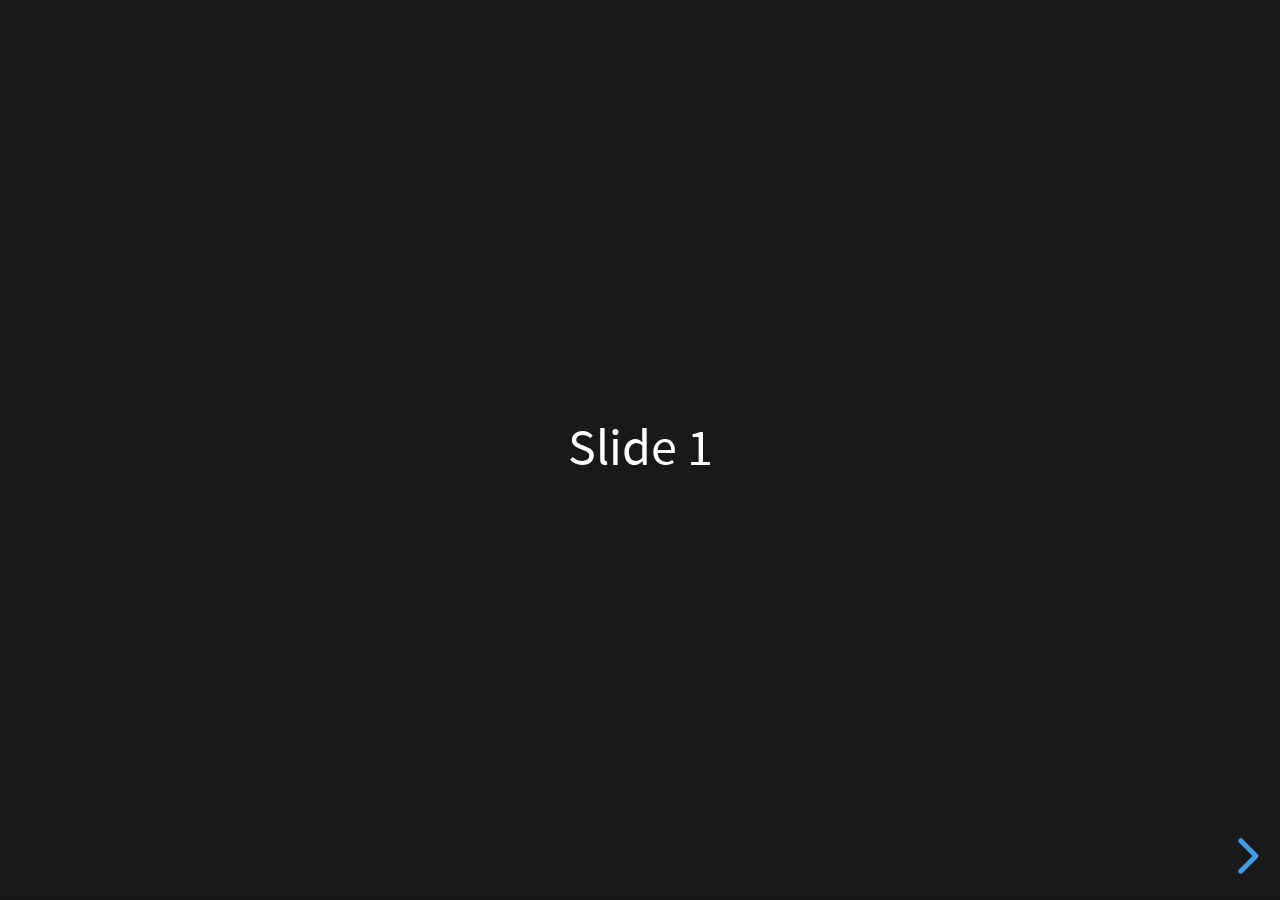
<file: reveal.js-master/index.html>
<!doctype html>
<html>
	<head>
		<meta charset="utf-8">
		<meta name="viewport" content="width=device-width, initial-scale=1.0, maximum-scale=1.0, user-scalable=no">

		<title>reveal.js</title>

		<link rel="stylesheet" href="dist/reset.css">
		<link rel="stylesheet" href="dist/reveal.css">
		<link rel="stylesheet" href="dist/theme/black.css" id="theme">

		<!-- Theme used for syntax highlighted code -->
		<link rel="stylesheet" href="plugin/highlight/monokai.css" id="highlight-theme">
	</head>
	<body>
		<div class="reveal">
			<div class="slides">
				<section>Slide 1</section>
				<section>Slide 2</section>
			</div>
		</div>

		<script src="dist/reveal.js"></script>
		<script src="plugin/notes/notes.js"></script>
		<script src="plugin/markdown/markdown.js"></script>
		<script src="plugin/highlight/highlight.js"></script>
		<script>
			// More info about initialization & config:
			// - https://revealjs.com/initialization/
			// - https://revealjs.com/config/
			Reveal.initialize({
				hash: true,

				// Learn about plugins: https://revealjs.com/plugins/
				plugins: [ RevealMarkdown, RevealHighlight, RevealNotes ]
			});
		</script>
	</body>
</html>
</file>
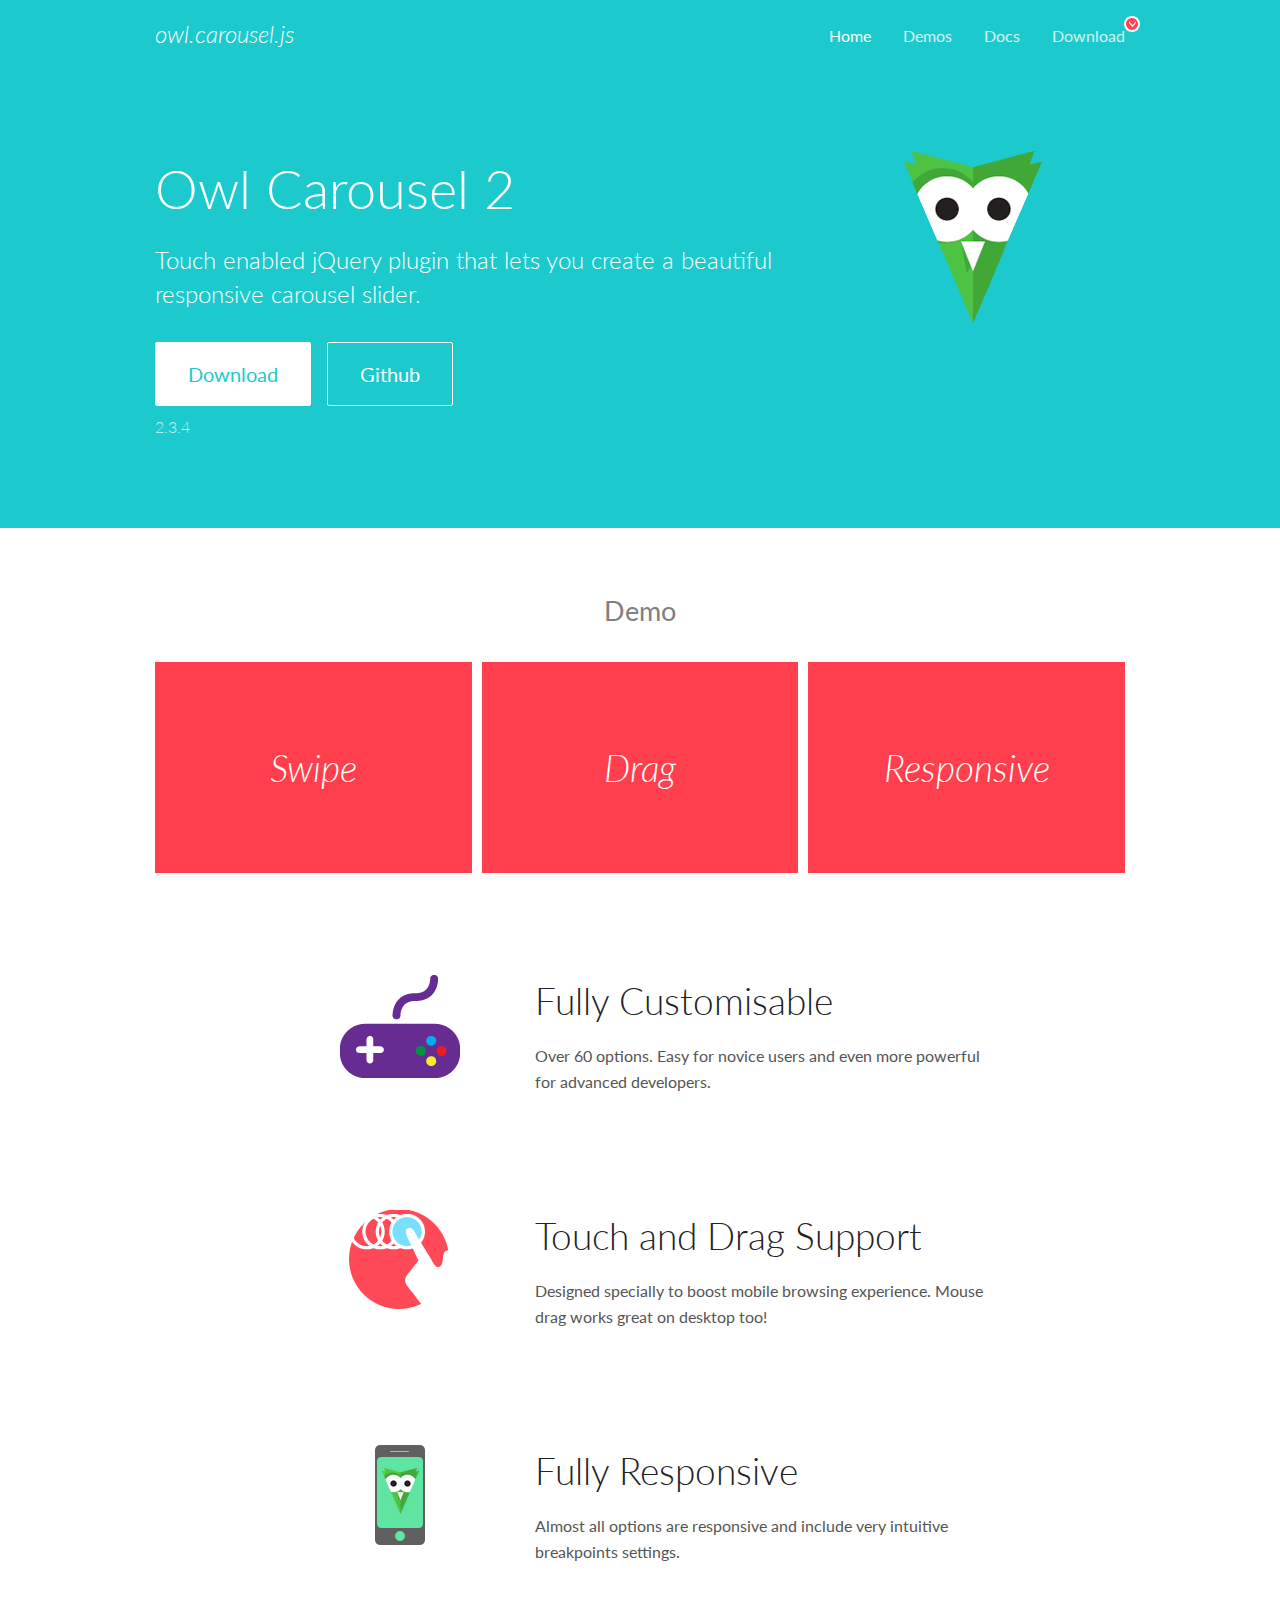
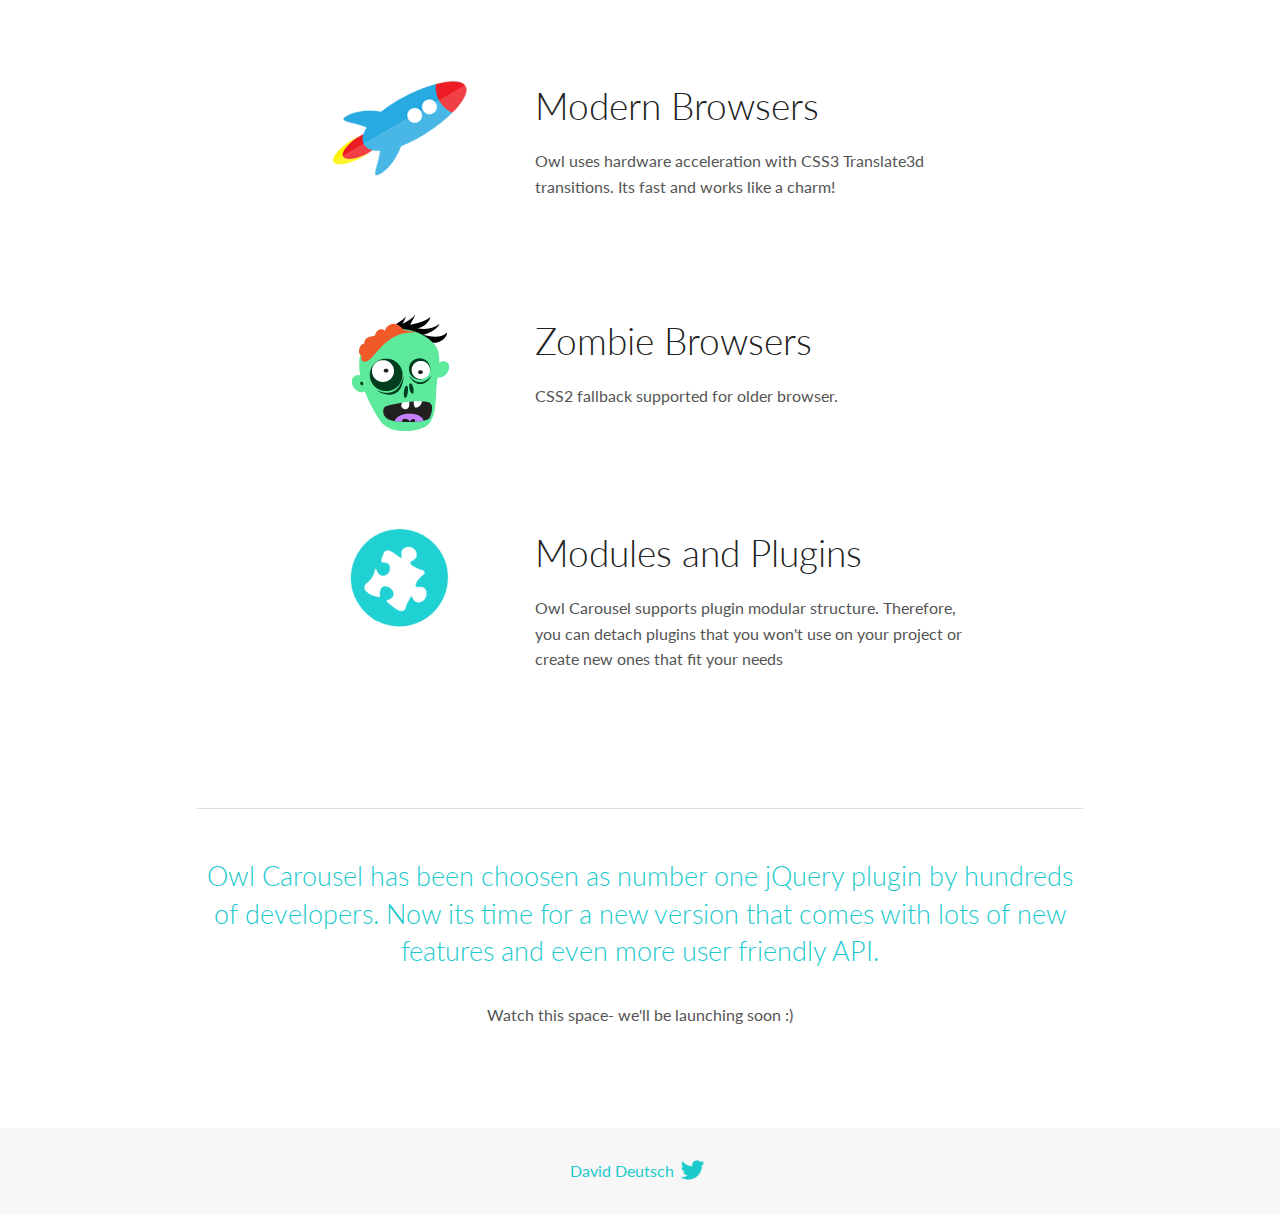
<file: OwlCarousel2-2.3.4/docs/index.html>
<!DOCTYPE html>
<html lang="en">
  <head>

    <!-- head -->
    <meta charset="utf-8">
    <meta name="msapplication-tap-highlight" content="no" />
    <meta name="viewport" content="width=device-width, initial-scale=1.0" />
    <meta name="description" content="Touch enabled jQuery plugin that lets you create beautiful responsive carousel slider.">
    <meta name="author" content="David Deutsch">
    <title>
      Home | Owl Carousel | 2.3.4
    </title>

    <!-- Stylesheets -->
    <link href='https://fonts.googleapis.com/css?family=Lato:300,400,700,400italic,300italic' rel='stylesheet' type='text/css'>
    <link rel="stylesheet" href="assets/css/docs.theme.min.css">

    <!-- Owl Stylesheets -->
    <link rel="stylesheet" href="assets/owlcarousel/assets/owl.carousel.min.css">
    <link rel="stylesheet" href="assets/owlcarousel/assets/owl.theme.default.min.css">

    <!-- HTML5 shim and Respond.js IE8 support of HTML5 elements and media queries -->

    <!--[if lt IE 9]>
      <script src="https://oss.maxcdn.com/libs/html5shiv/3.7.0/html5shiv.js"></script>
      <script src="https://oss.maxcdn.com/libs/respond.js/1.3.0/respond.min.js"></script>
    <![endif]-->

    <!-- Favicons -->
    <link rel="apple-touch-icon-precomposed" sizes="144x144" href="assets/ico/apple-touch-icon-144-precomposed.png">
    <link rel="shortcut icon" href="assets/ico/favicon.png">
    <link rel="shortcut icon" href="favicon.ico">

    <!-- Yeah i know js should not be in header. Its required for demos.-->

    <!-- javascript -->
    <script src="assets/vendors/jquery.min.js"></script>
    <script src="assets/owlcarousel/owl.carousel.js"></script>
  </head>
  <body>

    <!-- header -->
    <header class="header">
      <div class="row">
        <div class="large-12 columns">
          <div class="brand left">
            <h3>
              <a href="/OwlCarousel2/">owl.carousel.js</a> 
            </h3>
          </div>
          <a id="toggle-nav" class="right">
            <span></span> <span></span> <span></span> 
          </a> 
          <div class="nav-bar">
            <ul class="clearfix">
              <li class="active">
                <a href="/OwlCarousel2/index.html">Home</a> 
              </li>
              <li> <a href="/OwlCarousel2/demos/demos.html">Demos</a>  </li>
              <li> <a href="/OwlCarousel2/docs/started-welcome.html">Docs</a>  </li>
              <li>
                <a href="https://github.com/OwlCarousel2/OwlCarousel2/archive/2.3.4.zip">Download</a> 
                <span class="download"></span> 
              </li>
            </ul>
          </div>
        </div>
      </div>
    </header>

    <!-- home panel -->
    <section id="hero">
      <div class="row">
        <div class="large-8 medium-8 columns">
          <h1>Owl Carousel 2</h1>
          <h4>Touch enabled jQuery plugin that lets you create a beautiful responsive carousel slider.</h4>
          <a href="https://github.com/OwlCarousel2/OwlCarousel2/archive/2.3.4.zip" class="hero-button">Download</a> 
          <a href="https://github.com/OwlCarousel2/OwlCarousel2" class="hero-button outline">Github</a> 
          <p>2.3.4</p>
        </div>
        <div class="large-4 medium-4 columns">
          <img class="owl-logo" src="assets/img/owl-logo.png" alt="mr. Owl">
        </div>
      </div>
    </section>

    <!-- body -->
    <div class="home-demo">
      <div class="row">
        <div class="large-12 columns">
          <h3>Demo</h3>
          <div class="owl-carousel">
            <div class="item">
              <h2>Swipe</h2>
            </div>
            <div class="item">
              <h2>Drag</h2>
            </div>
            <div class="item">
              <h2>Responsive</h2>
            </div>
            <div class="item">
              <h2>CSS3</h2>
            </div>
            <div class="item">
              <h2>Fast</h2>
            </div>
            <div class="item">
              <h2>Easy</h2>
            </div>
            <div class="item">
              <h2>Free</h2>
            </div>
            <div class="item">
              <h2>Upgradable</h2>
            </div>
            <div class="item">
              <h2>Tons of options</h2>
            </div>
            <div class="item">
              <h2>Infinity</h2>
            </div>
            <div class="item">
              <h2>Auto Width</h2>
            </div>
          </div>
        </div>
      </div>
    </div>
    <script>
      var owl = $('.owl-carousel');
      owl.owlCarousel({
        margin: 10,
        loop: true,
        responsive: {
          0: {
            items: 1
          },
          600: {
            items: 2
          },
          1000: {
            items: 3
          }
        }
      })
    </script>

    <!-- features -->
    <div id="features">
      <div class="row">
        <div class="small-12 medium-9 small-centered columns">
          <section class="row feature">
            <div class="medium-4 small-12 columns">
              <img src="assets/img/feature-options.png" alt="">
            </div>
            <div class="medium-8 small-12 columns">
              <h2>Fully Customisable</h2>
              <p>Over 60 options. Easy for novice users and even more powerful for advanced developers.</p>
            </div>
          </section>
          <section class="row feature">
            <div class="medium-4 small-12 columns">
              <img src="assets/img/feature-drag.png" alt="">
            </div>
            <div class="medium-8 small-12 columns">
              <h2>Touch and Drag Support</h2>
              <p>Designed specially to boost mobile browsing experience. Mouse drag works great on desktop too!</p>
            </div>
          </section>
          <section class="row feature">
            <div class="medium-4 small-12 columns">
              <img src="assets/img/feature-responsive.png" alt="">
            </div>
            <div class="medium-8 small-12 columns">
              <h2>Fully Responsive</h2>
              <p>Almost all options are responsive and include very intuitive breakpoints settings.</p>
            </div>
          </section>
          <section class="row feature">
            <div class="medium-4 small-12 columns">
              <img src="assets/img/feature-modern.png" alt="">
            </div>
            <div class="medium-8 small-12 columns">
              <h2>Modern Browsers</h2>
              <p>Owl uses hardware acceleration with CSS3 Translate3d transitions. Its fast and works like a charm! </p>
            </div>
          </section>
          <section class="row feature">
            <div class="medium-4 small-12 columns">
              <img src="assets/img/feature-zombie.png" alt="">
            </div>
            <div class="medium-8 small-12 columns">
              <h2>Zombie Browsers</h2>
              <p>CSS2 fallback supported for older browser.</p>
            </div>
          </section>
          <section class="row feature">
            <div class="medium-4 small-12 columns">
              <img src="assets/img/feature-module.png" alt="">
            </div>
            <div class="medium-8 small-12 columns">
              <h2>Modules and Plugins</h2>
              <p>Owl Carousel supports plugin modular structure. Therefore, you can detach plugins that you won&#x27;t use on your project or create new ones that fit your needs</p>
            </div>
          </section>
        </div>
      </div>
    </div>

    <!-- footer -->
    <section id="teaser-text">
      <div class="row">
        <div class="small-12 medium-11 small-centered columns">
          <hr>
          <h3 id="owl-carousel-has-been-choosen-as-number-one-jquery-plugin-by-hundreds-of-developers-now-its-time-for-a-new-version-that-comes-with-lots-of-new-features-and-even-more-user-friendly-api-">Owl Carousel has been choosen as number one jQuery plugin by hundreds of developers. Now its time for a new version that comes with lots of new features and even more user friendly API.</h3>
          <p>Watch this space- we&#39;ll be launching soon :)</p>
        </div>
      </div>
    </section>

    <!-- footer -->
    <footer class="footer">
      <div class="row">
        <div class="large-12 columns">
          <h5>
            <a href="/OwlCarousel2/docs/support-contact.html">David Deutsch</a> 
            <a id="custom-tweet-button" href="https://twitter.com/share?url=https://github.com/OwlCarousel2/OwlCarousel2&text=Owl Carousel - This is so awesome! " target="_blank"></a> 
          </h5>
        </div>
      </div>
    </footer>

    <!-- vendors -->
    <script src="assets/vendors/highlight.js"></script>
    <script src="assets/js/app.js"></script>
  </body>
</html>
</file>
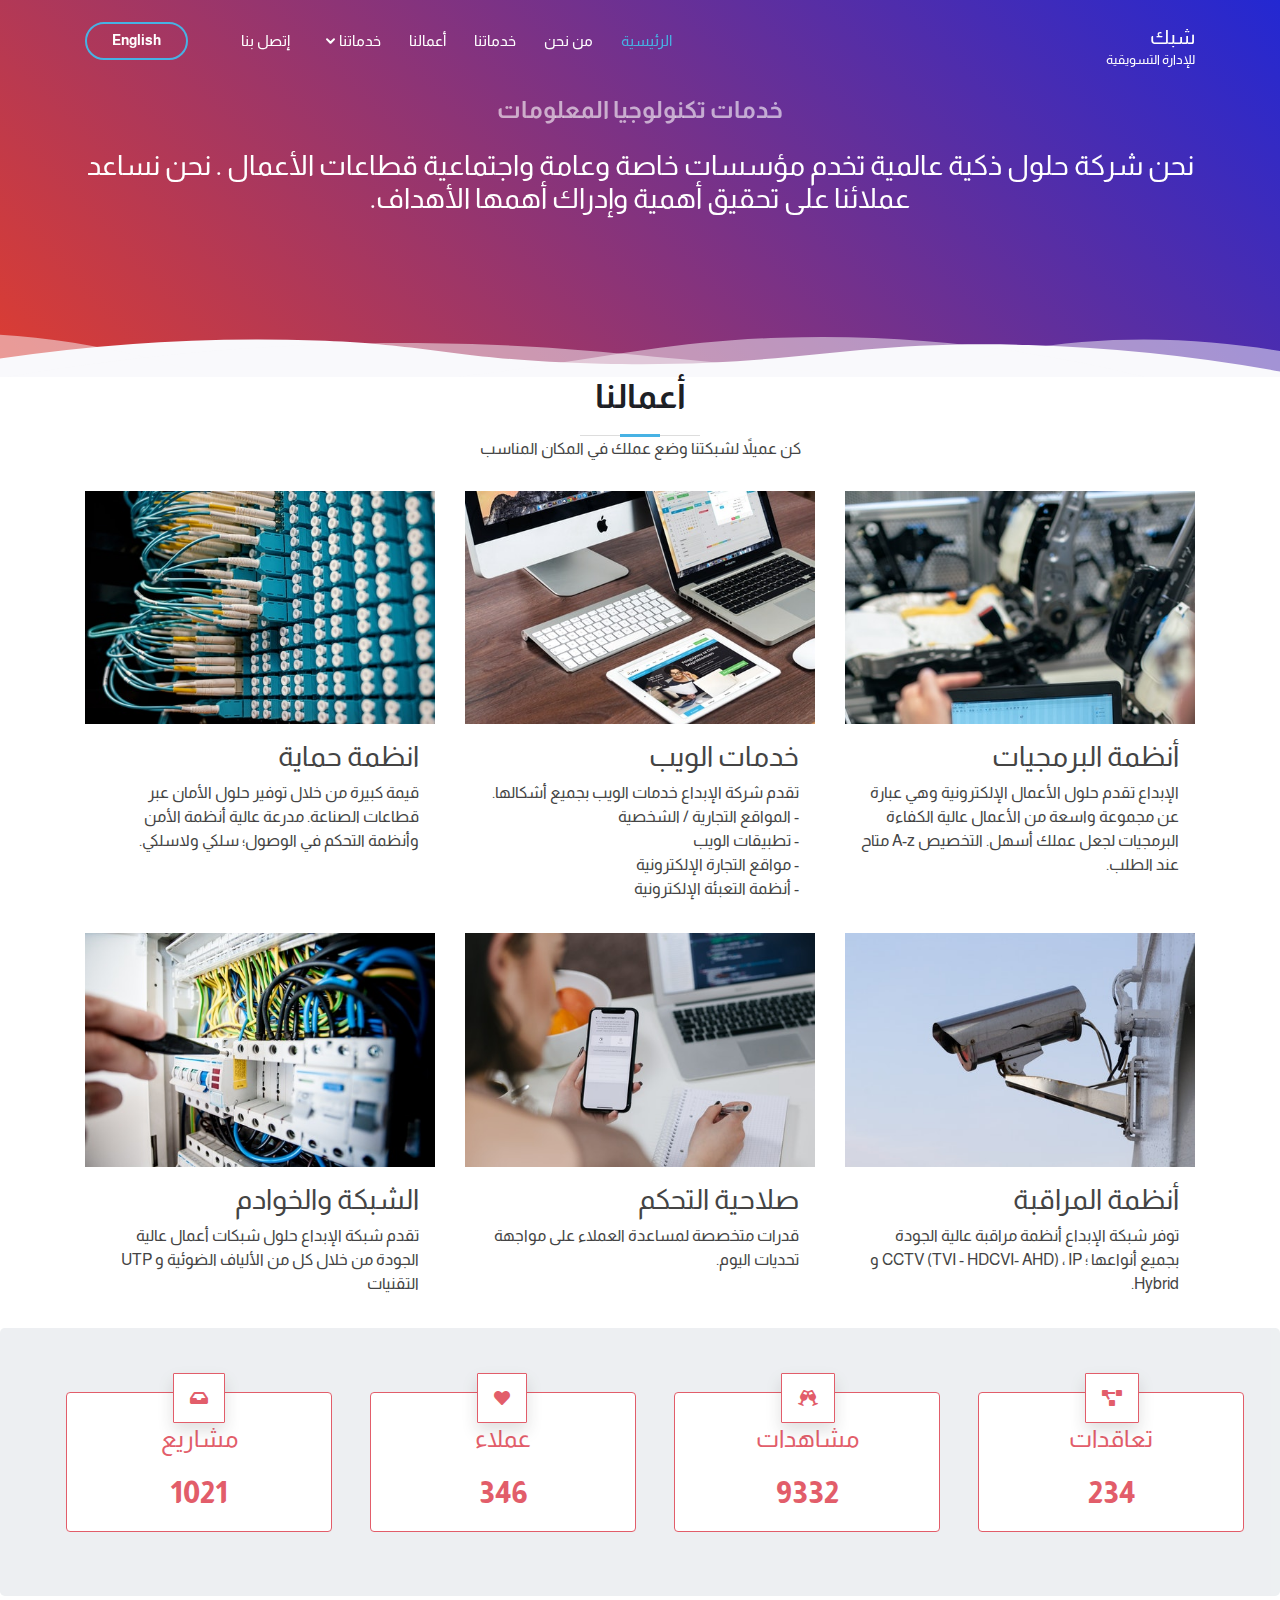
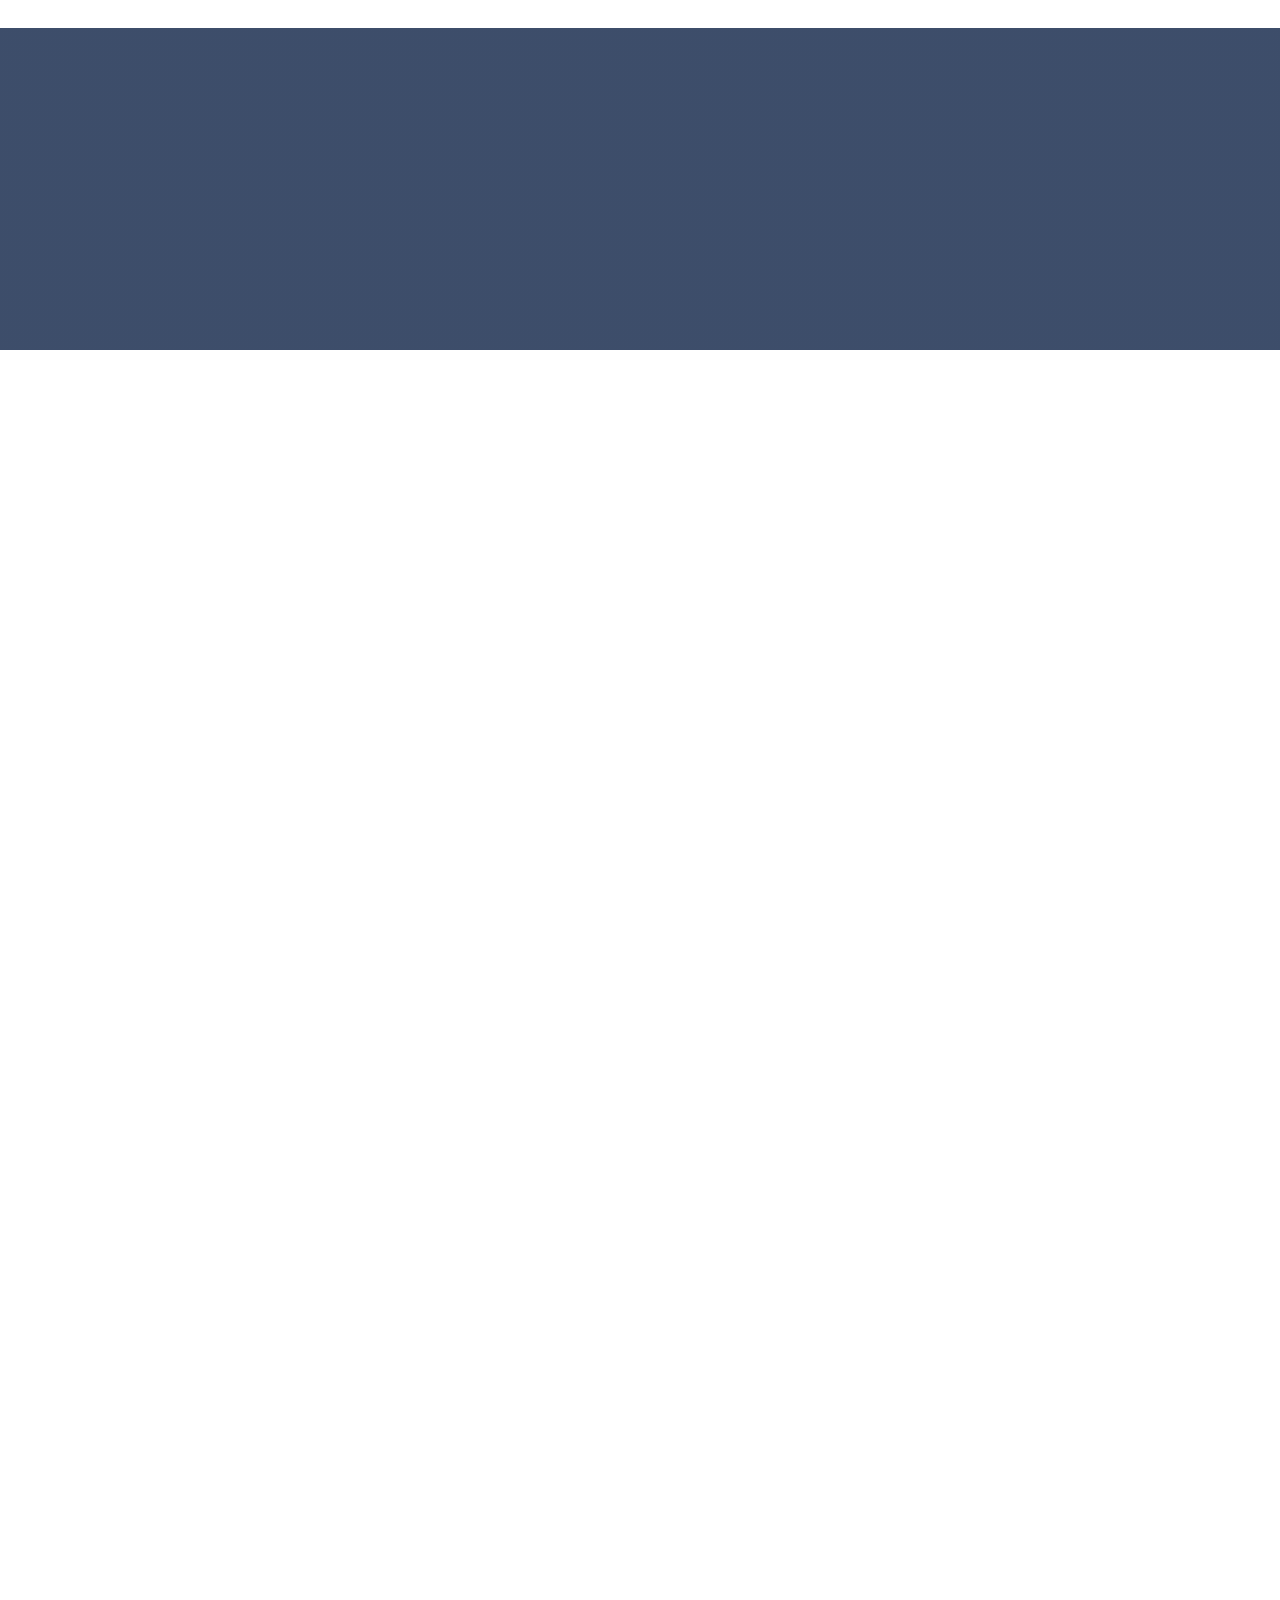
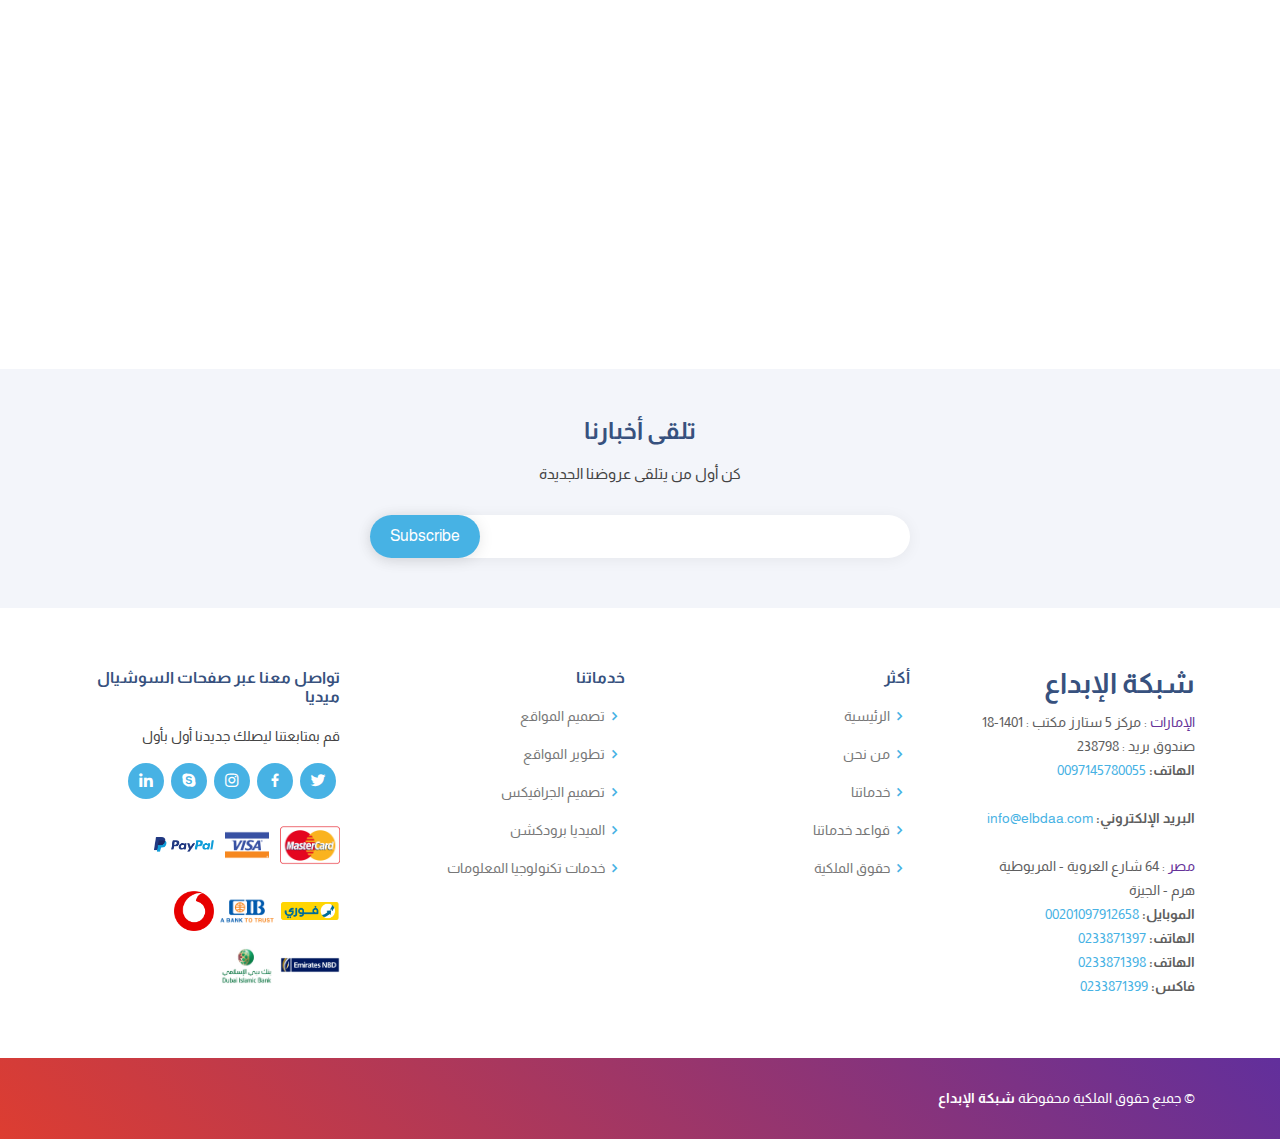
<file: it.html>
<!DOCTYPE html>
<html lang="en" dir="rtl">

<head>
  <meta charset="utf-8">
  <meta content="width=device-width, initial-scale=1.0" name="viewport">

  <title>El-Ebdaa Network</title>
  <meta content="" name="description">
  <meta content="" name="keywords">

  <!-- Favicons -->
  <link href="assets/img/favicon.png" rel="icon">
  <link href="assets/img/apple-touch-icon.png" rel="apple-touch-icon">

  <!-- Google Fonts -->
  <link
    href="https://fonts.googleapis.com/css?family=Open+Sans:300,300i,400,400i,600,600i,700,700i|Jost:300,300i,400,400i,500,500i,600,600i,700,700i|Poppins:300,300i,400,400i,500,500i,600,600i,700,700i"
    rel="stylesheet">

  <!-- Vendor CSS Files -->
  <link href="assets/vendor/bootstrap/css/bootstrap.min.css" rel="stylesheet">
  <link href="assets/vendor/icofont/icofont.min.css" rel="stylesheet">
  <link href="assets/vendor/boxicons/css/boxicons.min.css" rel="stylesheet">
  <link href="assets/vendor/remixicon/remixicon.css" rel="stylesheet">
  <link href="assets/vendor/venobox/venobox.css" rel="stylesheet">
  <link href="assets/vendor/owl.carousel/assets/owl.carousel.min.css" rel="stylesheet">
  <link href="https://fonts.googleapis.com/css2?family=Almarai:wght@300&family=Cairo&display=swap" rel="stylesheet">
  <link href="https://fonts.googleapis.com/css2?family=Cairo&family=Ranchers&display=swap" rel="stylesheet">
  <link href="assets/vendor/font-awesome/css/font-awesome.min.css" rel="stylesheet">
  <link href="assets/vendor/font-awesome/css/all.css" rel="stylesheet" />
  <link href="assets/vendor/font-awesome/css/all.min.css" rel="stylesheet" />
  <link href="assets/vendor/font-awesome/css/fontawesome.css" rel="stylesheet" />
  <link href="https://fonts.googleapis.com/css2?family=Cairo&family=Nunito:wght@300&display=swap" rel="stylesheet">
  <link rel="stylesheet" href="../assets/css/Chart.min.css">
  <link href="assets/vendor/aos/aos.css" rel="stylesheet">

  <!-- Template Main CSS File -->
  <link href="assets/css/style.css" rel="stylesheet">

  <!-- =======================================================
  * Template Name: Arsha - v2.2.0
  * Template URL: https://bootstrapmade.com/arsha-free-bootstrap-html-template-corporate/
  * Author: BootstrapMade.com
  * License: https://bootstrapmade.com/license/
  ======================================================== -->
</head>

<body>

  <!-- ======= Header ======= -->
  <header id="header" class="fixed-top ">
    <div class="container d-flex align-items-center">

      <h1 class="logo mr-auto" style="color: #fff;"><a href="index.html">
          <h1 id="typit" style="font-size: 20px;"></h1>
        </a>


      </h1>
      <small style="font-size: 13px; padding-left:20px" data-aos="fade-right" data-aos-duration="8000"
        data-aos-easing="ease-in-sine">للإدارة التسويقية</small>
      <!-- Uncomment below if you prefer to use an image logo -->
      <!-- <a href="index.html" class="logo mr-auto"><img src="assets/img/logo.png" alt="" class="img-fluid"></a>-->

      <nav class="nav-menu d-none d-lg-block">
        <ul>
          <li class="active"><a href="index.html">الرئيسية</a></li>
          <li><a href="./index.html#about">من نحن</a></li>
          <li><a href="./index.html#services">خدماتنا</a></li>
          <li><a href="./index.html#portfolio">أعمالنا</a></li>
          <li class="drop-down"><a href="">خدماتنا</a>
            <ul>
              <li class="drop-down"><a href="">المواقع الإلكترونية</a>
                <ul>
                  <li><a href="./web-design.html">تصميم المواقع الإلكترونية</a></li>
                  <li><a href="./web-development.html">تطوير المواقع الإلكترونية</a></li>
                </ul>
              <li><a href="./graphic.html">جرافيكس</a></li>
              <li><a href="./media.html">ميديا برودكشن</a></li>
              <li><a href="">خدمات IT</a></li>


          </li>
        </ul>
        </li>
        <li><a href="#contact">إتصل بنا</a></li>

        </ul>
      </nav><!-- .nav-menu -->

      <a href="./en/index.html" class="get-started-btn scrollto">English</a>

    </div>
  </header><!-- End Header -->

  <!-- ======= Hero Section ======= -->


  <header class="masthead">
    <div class="container">
      <div class="row align-items-center" data-aos="fade-up" data-aos-delay="200">
        <div class="col-12 text-center py-5 animated" style="color: #fff;">
          <h2 class="mb-4">خدمات تكنولوجيا المعلومات</h2>
          <h3 class="m-0">نحن شركة حلول ذكية عالمية تخدم مؤسسات خاصة وعامة واجتماعية
            قطاعات الأعمال . نحن نساعد عملائنا على تحقيق أهمية وإدراك أهمها
            الأهداف. </h3>
        </div>

      </div>
    </div>
    <svg style="pointer-events: none" class="wave" width="100%" height="50px" preserveAspectRatio="none"
      xmlns="http://www.w3.org/2000/svg" xmlns:xlink="http://www.w3.org/1999/xlink" viewBox="0 0 1920 75">
      <defs>
        <style>
          .a {
            fill: none;
          }

          .b {
            clip-path: url(#a);
          }

          .c,
          .d {
            fill: #f9f9fc;
          }

          .d {
            opacity: 0.5;
            isolation: isolate;
          }
        </style>
        <clipPath id="a">
          <rect class="a" width="1920" height="75"></rect>
        </clipPath>
      </defs>
      <title></title>
      <g class="b">
        <path class="c animated"
          d="M1963,327H-105V65A2647.49,2647.49,0,0,1,431,19c217.7,3.5,239.6,30.8,470,36,297.3,6.7,367.5-36.2,642-28a2511.41,2511.41,0,0,1,420,48">
        </path>
      </g>
      <g class="b">
        <path class="d animated1"
          d="M-127,404H1963V44c-140.1-28-343.3-46.7-566,22-75.5,23.3-118.5,45.9-162,64-48.6,20.2-404.7,128-784,0C355.2,97.7,341.6,78.3,235,50,86.6,10.6-41.8,6.9-127,10">
        </path>
      </g>
      <g class="b">
        <path class="d animated2"
          d="M1979,462-155,446V106C251.8,20.2,576.6,15.9,805,30c167.4,10.3,322.3,32.9,680,56,207,13.4,378,20.3,494,24">
        </path>
      </g>
      <g class="b">
        <path class="d animated3"
          d="M1998,484H-243V100c445.8,26.8,794.2-4.1,1035-39,141-20.4,231.1-40.1,378-45,349.6-11.6,636.7,73.8,828,150">
        </path>
      </g>
    </svg>
  </header>

  <main id="main">


    <!------------------ Hover Effect Style : Demo - 14 --------------->
    <div class="container mt-40">
      <div class="section-title">
        <h2>أعمالنا</h2>
        <p>
          كن عميلاً لشبكتنا وضع عملك في المكان المناسب
        </p>
      </div>
      <div class="row mt-30">
        <div class="col-md-4 col-sm-6">
          <div class="box14">
            <img src="assets/img/ss.jpg" alt="">
            <div class="box-content text-center">

              <h3 class="title pt-3">أنظمة البرمجيات</h3>
              <span class="post"><i class="far fa-lightbulb"></i></span>
              <!--
                            <ul class="icon">
                                <li><a href="#"><i class="fa fa-search"></i></a></li>
                                <li><a href="#"><i class="fa fa-link"></i></a></li>
                            </ul>
                            -->
            </div>
          </div>
          <div class="p-3">
            <h3>أنظمة البرمجيات</h3>
            <p> الإبداع تقدم حلول الأعمال الإلكترونية وهي عبارة عن مجموعة واسعة من الأعمال عالية الكفاءة
              البرمجيات
              لجعل عملك أسهل. التخصيص A-z متاح عند الطلب.</p>
          </div>
        </div>

        <div class="col-md-4 col-sm-6">
          <div class="box14">
            <img src="assets/img/ws.jpg" alt="">
            <div class="box-content text-center">

              <h3 class="title pt-3">خدمات الويب</h3>
              <span class="post"><i class="far fa-lightbulb"></i></span>
              <!--
                            <ul class="icon">
                                <li><a href="#"><i class="fa fa-search"></i></a></li>
                                <li><a href="#"><i class="fa fa-link"></i></a></li>
                            </ul>
                            -->
            </div>
          </div>
          <div class="p-3">
            <h3>خدمات الويب</h3>
            <p>
              تقدم شركة الإبداع خدمات الويب بجميع أشكالها. <br />
              - المواقع التجارية / الشخصية <br />
              - تطبيقات الويب <br />
              - مواقع التجارة الإلكترونية <br />
              - أنظمة التعبئة الإلكترونية </p>
            </ul>
            </p>
          </div>
        </div>
        <div class="col-md-4 col-sm-6">
          <div class="box14">
            <img src="assets/img/scs.jpg" alt="">
            <div class="box-content text-center">

              <h3 class="title pt-3">انظمة حماية</h3>
              <span class="post"><i class="far fa-lightbulb"></i></span>
              <!--
                            <ul class="icon">
                                <li><a href="#"><i class="fa fa-search"></i></a></li>
                                <li><a href="#"><i class="fa fa-link"></i></a></li>
                            </ul>
                            -->
            </div>
          </div>
          <div class="p-3">
            <h3>انظمة حماية</h3>
            <p>قيمة كبيرة من خلال توفير حلول الأمان عبر قطاعات الصناعة. مدرعة عالية
              أنظمة الأمن وأنظمة التحكم في الوصول؛ سلكي ولاسلكي.</p>
          </div>
        </div>
        <div class="col-md-4 col-sm-6">
          <div class="box14">
            <img src="assets/img/sus.jpg" alt="">
            <div class="box-content text-center">

              <h3 class="title pt-3">أنظمة المراقبة</h3>
              <span class="post"><i class="far fa-lightbulb"></i></span>
              <!--
                            <ul class="icon">
                                <li><a href="#"><i class="fa fa-search"></i></a></li>
                                <li><a href="#"><i class="fa fa-link"></i></a></li>
                            </ul>
                            -->
            </div>
          </div>
          <div class="p-3">
            <h3>أنظمة المراقبة</h3>
            <p>توفر شبكة الإبداع أنظمة مراقبة عالية الجودة بجميع أنواعها ؛ CCTV (TVI -
              HDCVI- AHD) ، IP و Hybrid.</p>
          </div>
        </div>
        <div class="col-md-4 col-sm-6">
          <div class="box14">
            <img src="assets/img/ac.jpg" alt="">
            <div class="box-content text-center">

              <h3 class="title pt-3">صلاحية التحكم </h3>
              <span class="post"><i class="far fa-lightbulb"></i></span>
              <!--
                            <ul class="icon">
                                <li><a href="#"><i class="fa fa-search"></i></a></li>
                                <li><a href="#"><i class="fa fa-link"></i></a></li>
                            </ul>
                            -->
            </div>
          </div>
          <div class="p-3">
            <h3>صلاحية التحكم</h3>
            <p>قدرات متخصصة لمساعدة العملاء على مواجهة تحديات اليوم.</p>
          </div>
        </div>
        <div class="col-md-4 col-sm-6">
          <div class="box14">
            <img src="assets/img/n.jpg" alt="">
            <div class="box-content text-center">

              <h3 class="title pt-3">الشبكة والخوادم</h3>
              <span class="post"><i class="far fa-lightbulb"></i></span>
              <!--
                            <ul class="icon">
                                <li><a href="#"><i class="fa fa-search"></i></a></li>
                                <li><a href="#"><i class="fa fa-link"></i></a></li>
                            </ul>
                            -->
            </div>
          </div>
          <div class="p-3">
            <h3>الشبكة والخوادم</h3>
            <p>تقدم شبكة الإبداع حلول شبكات أعمال عالية الجودة من خلال كل من الألياف الضوئية و UTP
              التقنيات</p>
          </div>
        </div>
      </div>
    </div>


    <div class="jumbotron" style="opacity: 0.8;">
      <div class="row w-100">
        <div class="col-md-3">
          <div class="card border-danger mx-sm-1 p-3 animated">
            <div class="card border-danger shadow text-danger p-3 my-card animated"><i
                class="fas fa-project-diagram"></i></div>
            <div class="text-danger text-center mt-3">
              <h4>تعاقدات</h4>
            </div>
            <span style="font-size: 30px;font-weight: 800;" class='numscroller text-danger text-center mt-2'
              data-min='1' data-max='234' data-delay='5' data-increment='10'>
              234
            </span>
          </div>
        </div>
        <div class="col-md-3">
          <div class="card border-danger mx-sm-1 p-3">
            <div class="card border-danger shadow text-danger p-3 my-card"><i class="fas fa-glass-cheers"></i></div>
            <div class="text-danger text-center mt-3">
              <h4>مشاهدات</h4>
            </div>
            <span style="font-size: 30px; font-weight: 800;" class='numscroller text-danger text-center mt-2'
              data-min='1' data-max='9332' data-delay='5' data-increment='10'>
              9332
            </span>
          </div>
        </div>
        <div class="col-md-3">
          <div class="card border-danger mx-sm-1 p-3">
            <div class="card border-danger shadow text-danger p-3 my-card"><span class="fa fa-heart"
                aria-hidden="true"></span></div>
            <div class="text-danger text-center mt-3">
              <h4>عملاء</h4>
            </div>
            <span style="font-size: 30px;font-weight: 800;" class='numscroller text-danger text-center mt-2'
              data-min='1' data-max='346' data-delay='5' data-increment='10'>
              346
            </span>
          </div>
        </div>
        <div class="col-md-3">
          <div class="card border-danger mx-sm-1 p-3">
            <div class="card border-danger shadow text-danger p-3 my-card"><span class="fa fa-inbox"
                aria-hidden="true"></span></div>
            <div class="text-danger text-center mt-3">
              <h4>مشاريع</h4>
            </div>
            <span style="font-size: 30px;font-weight: 800;" class='numscroller text-danger text-center mt-2'
              data-min='1' data-max='1021' data-delay='5' data-increment='10'>
              1021
            </span>

          </div>
        </div>
      </div>
    </div>

    <!-- ======= Cta Section ======= -->
    <section id="cta" class="cta">
      <div class="container" data-aos="zoom-in">

        <div class="row">
          <div class="col-lg-9 text-center text-lg-left">
            <h3>خطوة التنفيذ</h3>
            <p>
              تواصل معنا وخذ خطوة التنفيذ وإبدأ عملك التجاري
            </p>
          </div>
          <div class="col-lg-3 cta-btn-container text-center">
            <a class="cta-btn align-middle" href="#contact">خطوة التنفيذ</a>
          </div>
        </div>

      </div>
    </section><!-- End Cta Section -->




    <div class="container" data-aos="fade-up">
      <div class="text-center  pt-4">
        <div class="nav price-tabs" role="tablist">
          <a class="nav-link active" href="#yearly" role="tab" data-toggle="tab">خطط الأسعار</a>
        </div>
      </div>
      <div class="tab-content wow fadeIn" style="visibility: visible; animation-name: fadeIn;">
        <div role="tabpanel" class="tab-pane fade show active" id="yearly">
          <div class="row justify-content-center">
            <div class="col-md-6 col-lg-4 mb-30">
              <div class="price-item text-center">
                <div class="price-top">
                  <h4>لايت</h4>
                  <h2 class="mb-0"><sup>$</sup>99</h2>
                </div>
                <div class="price-content">
                  <ul class="border-bottom mb-30 mt-md-4 pb-3 text-left">
                    <li>
                      <i class="fas fa-check"></i>
                      <span class="c-black">تصميم موقع إلكتروني</span>
                    </li>
                    <li>
                      <i class="fas fa-check"></i>
                      <span class="c-black">تطوير موقع إلكتروني</span>
                    </li>
                    <li>
                      <i class="fas fa-check"></i>
                      <span class="c-black">تصميم شعار تجاري</span>
                    </li>
                    <li>
                      <i class="fas fa-times"></i>
                      <span>إنشاء فيديو إعلاني</span>
                    </li>
                    <li>
                      <i class="fas fa-times"></i>
                      <span>أنشاء لوحة تحكم</span>
                    </li>
                    <li>
                      <i class="fas fa-times"></i>
                      <span>ترويج أدارة محركات البحث</span>
                    </li>
                  </ul>
                  <div id="paypal-button-container1"></div>
                </div>
              </div>
            </div>
            <div class="col-md-6 col-lg-4 mb-30">
              <div class="price-item text-center popular">
                <div class="price-top">
                  <h4>متقدم</h4>
                  <h2 class="mb-0"><sup>$</sup>299</h2>
                </div>
                <div class="price-content">
                  <ul class="border-bottom mb-30 mt-md-4 pb-3 text-left">
                    <li>
                      <i class="fas fa-check"></i>
                      <span class="c-black">تصميم موقع إلكتروني</span>
                    </li>
                    <li>
                      <i class="fas fa-check"></i>
                      <span class="c-black">تطوير موقع إلكتروني</span>
                    </li>
                    <li>
                      <i class="fas fa-check"></i>
                      <span class="c-black">تصميم شعار تجاري</span>
                    </li>
                    <li>
                      <i class="fas fa-check"></i>
                      <span>إنشاء فيديو إعلاني</span>
                    </li>
                    <li>
                      <i class="fas fa-times"></i>
                      <span>أنشاء لوحة تحكم</span>
                    </li>
                    <li>
                      <i class="fas fa-times"></i>
                      <span>ترويج أدارة محركات البحث</span>
                    </li>
                  </ul>
                  <div id="paypal-button-container2"></div>
                </div>
              </div>
            </div>
            <div class="col-md-6 col-lg-4 mb-30">
              <div class="price-item text-center">
                <div class="price-top">
                  <h4>متكامل</h4>
                  <h2 class="mb-0"><sup>$</sup>399</h2>
                </div>
                <div class="price-content">
                  <ul class="border-bottom mb-30 mt-md-4 pb-3 text-left">
                    <li>
                      <i class="fas fa-check"></i>
                      <span class="c-black">تصميم موقع إلكتروني</span>
                    </li>
                    <li>
                      <i class="fas fa-check"></i>
                      <span class="c-black">تطوير موقع إلكتروني</span>
                    </li>
                    <li>
                      <i class="fas fa-check"></i>
                      <span class="c-black">تصميم شعار تجاري</span>
                    </li>
                    <li>
                      <i class="fas fa-check"></i>
                      <span>إنشاء فيديو إعلاني</span>
                    </li>
                    <li>
                      <i class="fas fa-check"></i>
                      <span>أنشاء لوحة تحكم</span>
                    </li>
                    <li>
                      <i class="fas fa-check"></i>
                      <span>ترويج أدارة محركات البحث</span>
                    </li>
                  </ul>
                  <div id="paypal-button-container3"></div>
                </div>
              </div>
            </div>
          </div>
        </div>

      </div>
    </div>

    <!-- ======= Contact Section ======= -->
    <section id="contact" class="contact">
      <div class="container" data-aos="fade-up">

        <div class="section-title">
          <h2>إتصل بنا</h2>
          <p>كن على تواصل دائم بنا</p>
        </div>

        <div class="row">

          <div class="col-lg-5 d-flex align-items-stretch">
            <div class="info">
              <div class="address">
                <i class="icofont-google-map"></i>
                <h4>العنوان:</h4>
                <br />

                <p>

                  مركز 5 ستارز مكتب : 1401-18
                  <br />
                  صندوق بريد : 238798
                </p>
              </div>

              <div class="email">
                <i class="icofont-envelope"></i>
                <h4>إيميل :</h4>
                <p>
                  <a href="email:info@elbdaa.com">info@elbdaa.com</a>
                </p>
              </div>

              <div class="phone">
                <i class="icofont-phone"></i>
                <h4>الإتصال :</h4>
                <p>
                  <br />
                  <strong>الهاتف:</strong> <a href="tel:+97145780055">0097145780055</a>




                  <br>
                </p>
              </div>

              <iframe
                src="https://www.google.com/maps/embed?pb=!1m18!1m12!1m3!1d3610.4810892978976!2d55.258576315009215!3d25.18699358390089!2m3!1f0!2f0!3f0!3m2!1i1024!2i768!4f13.1!3m3!1m2!1s0x3e5f691148531ecb%3A0xac9bfc4be38fb191!2zKCA1IFN0YXJzIEJ1c2luZXMgQ2VudGVyICkgKCDZhdix2YPYsiA12LPYqtin2LHYsiDZhNmE2KfYudmF2KfZhCAp!5e0!3m2!1sen!2seg!4v1600963797241!5m2!1sen!2seg"
                width="100%" height="290px" frameborder="0" style="border:0;" allowfullscreen="" aria-hidden="false"
                tabindex="0"></iframe>

            </div>

          </div>

          <div class="col-lg-7 mt-5 mt-lg-0 d-flex align-items-stretch">
            <form action="forms/contact.php" method="post" role="form" class="php-email-form">
              <div class="form-row">
                <div class="form-group col-md-6">
                  <label for="name">الإسم</label>
                  <input type="text" name="name" class="form-control" id="name" data-rule="minlen:4"
                    data-msg="Please enter at least 4 chars" />
                  <div class="validate"></div>
                </div>
                <div class="form-group col-md-6">
                  <label for="name">الإيميل</label>
                  <input type="email" class="form-control" name="email" id="email" data-rule="email"
                    data-msg="Please enter a valid email" />
                  <div class="validate"></div>
                </div>
              </div>
              <div class="form-group">
                <label for="name">الموضوع</label>
                <input type="text" class="form-control" name="subject" id="subject" data-rule="minlen:4"
                  data-msg="Please enter at least 8 chars of subject" />
                <div class="validate"></div>
              </div>
              <div class="form-group">
                <label for="name">الرسالة</label>
                <textarea class="form-control" name="message" rows="10" data-rule="required"
                  data-msg="Please write something for us"></textarea>
                <div class="validate"></div>
              </div>
              <div class="mb-3">
                <div class="loading">الرجاء الإنتظار</div>
                <div class="error-message"></div>
                <div class="sent-message">تم إرسال الرسالة. شكراً لك</div>
              </div>
              <div class="text-center"><button type="submit">إرسال</button></div>
            </form>
          </div>

        </div>

      </div>
    </section><!-- End Contact Section -->

  </main><!-- End #main -->

  <!-- ======= Footer ======= -->
  <footer id="footer">

    <div class="footer-newsletter">
      <div class="container">
        <div class="row justify-content-center">
          <div class="col-lg-6">
            <h4>تلقى أخبارنا</h4>
            <p>كن أول من يتلقى عروضنا الجديدة</p>
            <form action="" method="post">
              <input type="email" name="email"><input type="submit" value="Subscribe">
            </form>
          </div>
        </div>
      </div>
    </div>

    <div class="footer-top">
      <div class="container">
        <div class="row">

          <div class="col-lg-3 col-md-6 footer-contact">
            <h3>شبكة الإبداع</h3>
            <p>
              <span style="color: rebeccapurple;"> الإمارات </span>
              : مركز 5 ستارز مكتب : 1401-18
              <br />
              صندوق بريد : 238798
              <br />
              <strong>الهاتف:</strong> <a href="tel:+97145780055">0097145780055</a> <br>

              <br>
              <strong>البريد الإلكتروني:</strong> <a href="email:info@elbdaa.com">info@elbdaa.com</a> <br>
              <br />
              <span style="color: rebeccapurple;"> مصر</span>
              : 64 شارع العروية - المريوطية
              <br />
              هرم - الجيزة
              <br />
              <strong>الموبايل:</strong> <a href="tel:+01097912658">00201097912658</a> <br>
              <strong>الهاتف:</strong> <a href="tel:0233871397">0233871397</a> <br>
              <strong>الهاتف:</strong> <a href="tel:0233871398">0233871398</a> <br>
              <strong>فاكس:</strong> <a href="tel:0233871399">0233871399</a> <br>





            </p>
          </div>

          <div class="col-lg-3 col-md-6 footer-links">
            <h4>أكثر</h4>
            <ul>

              <li><i class="bx bx-chevron-right"></i> <a href="./index.html">الرئيسية</a></li>
              <li><i class="bx bx-chevron-right"></i> <a href="./index.html#about">من نحن</a></li>
              <li><i class="bx bx-chevron-right"></i> <a href="./index.html#services">خدماتنا</a></li>
              <li><i class="bx bx-chevron-right"></i> <a href="#">قواعد خدماتنا</a></li>
              <li><i class="bx bx-chevron-right"></i> <a href="#">حقوق الملكية</a></li>
            </ul>
          </div>

          <div class="col-lg-3 col-md-6 footer-links">
            <h4>خدماتنا</h4>
            <ul>
              <li><i class="bx bx-chevron-right"></i> <a href="./web-design.html">تصميم المواقع</a></li>
              <li><i class="bx bx-chevron-right"></i> <a href="./web-development.html">تطوير المواقع</a></li>
              <li><i class="bx bx-chevron-right"></i> <a href="./graphic.html">تصميم الجرافيكس</a></li>
              <li><i class="bx bx-chevron-right"></i> <a href="./media.html">الميديا برودكشن</a></li>
              <li><i class="bx bx-chevron-right"></i> <a href="">خدمات تكنولوجيا المعلومات</a></li>

            </ul>
          </div>

          <div class="col-lg-3 col-md-6 footer-links">
            <h4>تواصل معنا عبر صفحات السوشيال ميديا</h4>
            <p>قم بمتابعتنا ليصلك جديدنا أول بأول</p>
            <div class="social-links mt-3">
              <a href="#" class="twitter"><i class="bx bxl-twitter"></i></a>
              <a href="#" class="facebook"><i class="bx bxl-facebook"></i></a>
              <a href="#" class="instagram"><i class="bx bxl-instagram"></i></a>
              <a href="#" class="google-plus"><i class="bx bxl-skype"></i></a>
              <a href="#" class="linkedin"><i class="bx bxl-linkedin"></i></a>
            </div>
            <div class="social-links mt-3">
              <img class="img-fluid i-img" src="./assets/m-card.png" />
              <img class="img-fluid i-img" src="./assets/v.png" />
              <img class="img-fluid i-img" src="./assets/paypal.png" />
            </div>
                <div class="social-links mt-3">
              <img class="img-fluid i-img" src="./assets/logo.png" />
              <img class="img-fluid i-img" src="./assets/cib.png" />
              <img style="width: 40px; height: 40px;" class="img-fluid" src="./assets/vo.png" />

            </div>
            <div class="social-links mt-3">
              <img class="img-fluid i-img" src="./assets/emarat.png" />
              <img class="img-fluid i-img" src="./assets/dubai.png" />
            </div>
              <style>
                .footer-links .i-img {
                  width: 60px !important;
                  font-size: 40px;
                }
              </style>
          </div>

        </div>
      </div>
    </div>

    <div class="container footer-bottom clearfix">
      <div class="copyright">
        &copy; جميع حقوق الملكية محفوظة <strong><span>شبكة الإبداع</span></strong>
      </div>
      <div class="credits">
        <!-- All the links in the footer should remain intact. -->
        <!-- You can delete the links only if you purchased the pro version. -->
        <!-- Licensing information: https://bootstrapmade.com/license/ -->
        <!-- Purchase the pro version with working PHP/AJAX contact form: https://bootstrapmade.com/arsha-free-bootstrap-html-template-corporate/ -->
      </div>
    </div>
  </footer><!-- End Footer -->

  <a href="#" class="back-top"><i class="ri-arrow-up-line"></i></a>
  <a href="https://m.me/ELBDAA" class="messenger" data-aos="fade-left"><i class="fab fa-facebook-messenger"></i></a>
  <!-- Vendor JS Files -->
  <script src="assets/vendor/jquery/jquery.min.js"></script>
  <script src="assets/vendor/bootstrap/js/bootstrap.bundle.min.js"></script>
  <script src="assets/vendor/jquery.easing/jquery.easing.min.js"></script>
  <script src="assets/vendor/php-email-form/validate.js"></script>
  <script src="assets/vendor/waypoints/jquery.waypoints.min.js"></script>
  <script src="assets/vendor/isotope-layout/isotope.pkgd.min.js"></script>
  <script src="assets/vendor/venobox/venobox.min.js"></script>
  <script src="assets/vendor/owl.carousel/owl.carousel.min.js"></script>
  <script src="assets/vendor/aos/aos.js"></script>
  <script src="assets/js/typeit.min.js"></script>
  <script src="assets/js/numscroller-1.0.js"></script>
  <!-- Template Main JS File -->
  <script src="assets/js/main.js"></script>
  <script>
    new TypeIt('#typit')
      .type('')
      .exec(async () => {
        await new Promise((resolve, reject) => {
          setTimeout(() => {
            return resolve();
          }, 100)
        });
      })
      .type('شبكة الإبداع')
      .go();
    new TypeIt('#typit1')
      .type('شركة متخصصة في تصميم وتطوير المواقع الإلكترونية وتصميمات الجرافيكس والفيديو موشن وأعمال الميديا برودكشن وإدارة المحتوى ')
      .exec(async () => {
        await new Promise((resolve, reject) => {
          setTimeout(() => {
            return resolve();
          }, 10000)
        });
      })
      .type('')
      .go();
  </script>
  <script src="https://www.paypal.com/sdk/js?client-id=sb&currency=USD"></script>
  <script>
    // Render the PayPal button into #paypal-button-container
    paypal.Buttons({

      // Set up the transaction
      createOrder: function (data, actions) {
        return actions.order.create({
          purchase_units: [{
            amount: {
              value: '99'
            }
          }]
        });
      },

      // Finalize the transaction
      onApprove: function (data, actions) {
        return actions.order.capture().then(function (details) {
          // Show a success message to the buyer
          alert('Transaction completed by ' + details.payer.name.given_name + '!');
        });
      }


    }).render('#paypal-button-container1');
    // Render the PayPal button into #paypal-button-container
    paypal.Buttons({

      // Set up the transaction
      createOrder: function (data, actions) {
        return actions.order.create({
          purchase_units: [{
            amount: {
              value: '299'
            }
          }]
        });
      },

      // Finalize the transaction
      onApprove: function (data, actions) {
        return actions.order.capture().then(function (details) {
          // Show a success message to the buyer
          alert('Transaction completed by ' + details.payer.name.given_name + '!');
        });
      }


    }).render('#paypal-button-container2');
    // Render the PayPal button into #paypal-button-container
    paypal.Buttons({

      // Set up the transaction
      createOrder: function (data, actions) {
        return actions.order.create({
          purchase_units: [{
            amount: {
              value: '399'
            }
          }]
        });
      },

      // Finalize the transaction
      onApprove: function (data, actions) {
        return actions.order.capture().then(function (details) {
          // Show a success message to the buyer
          alert('Transaction completed by ' + details.payer.name.given_name + '!');
        });
      }


    }).render('#paypal-button-container3');
  </script>
</body>

</html>
</file>
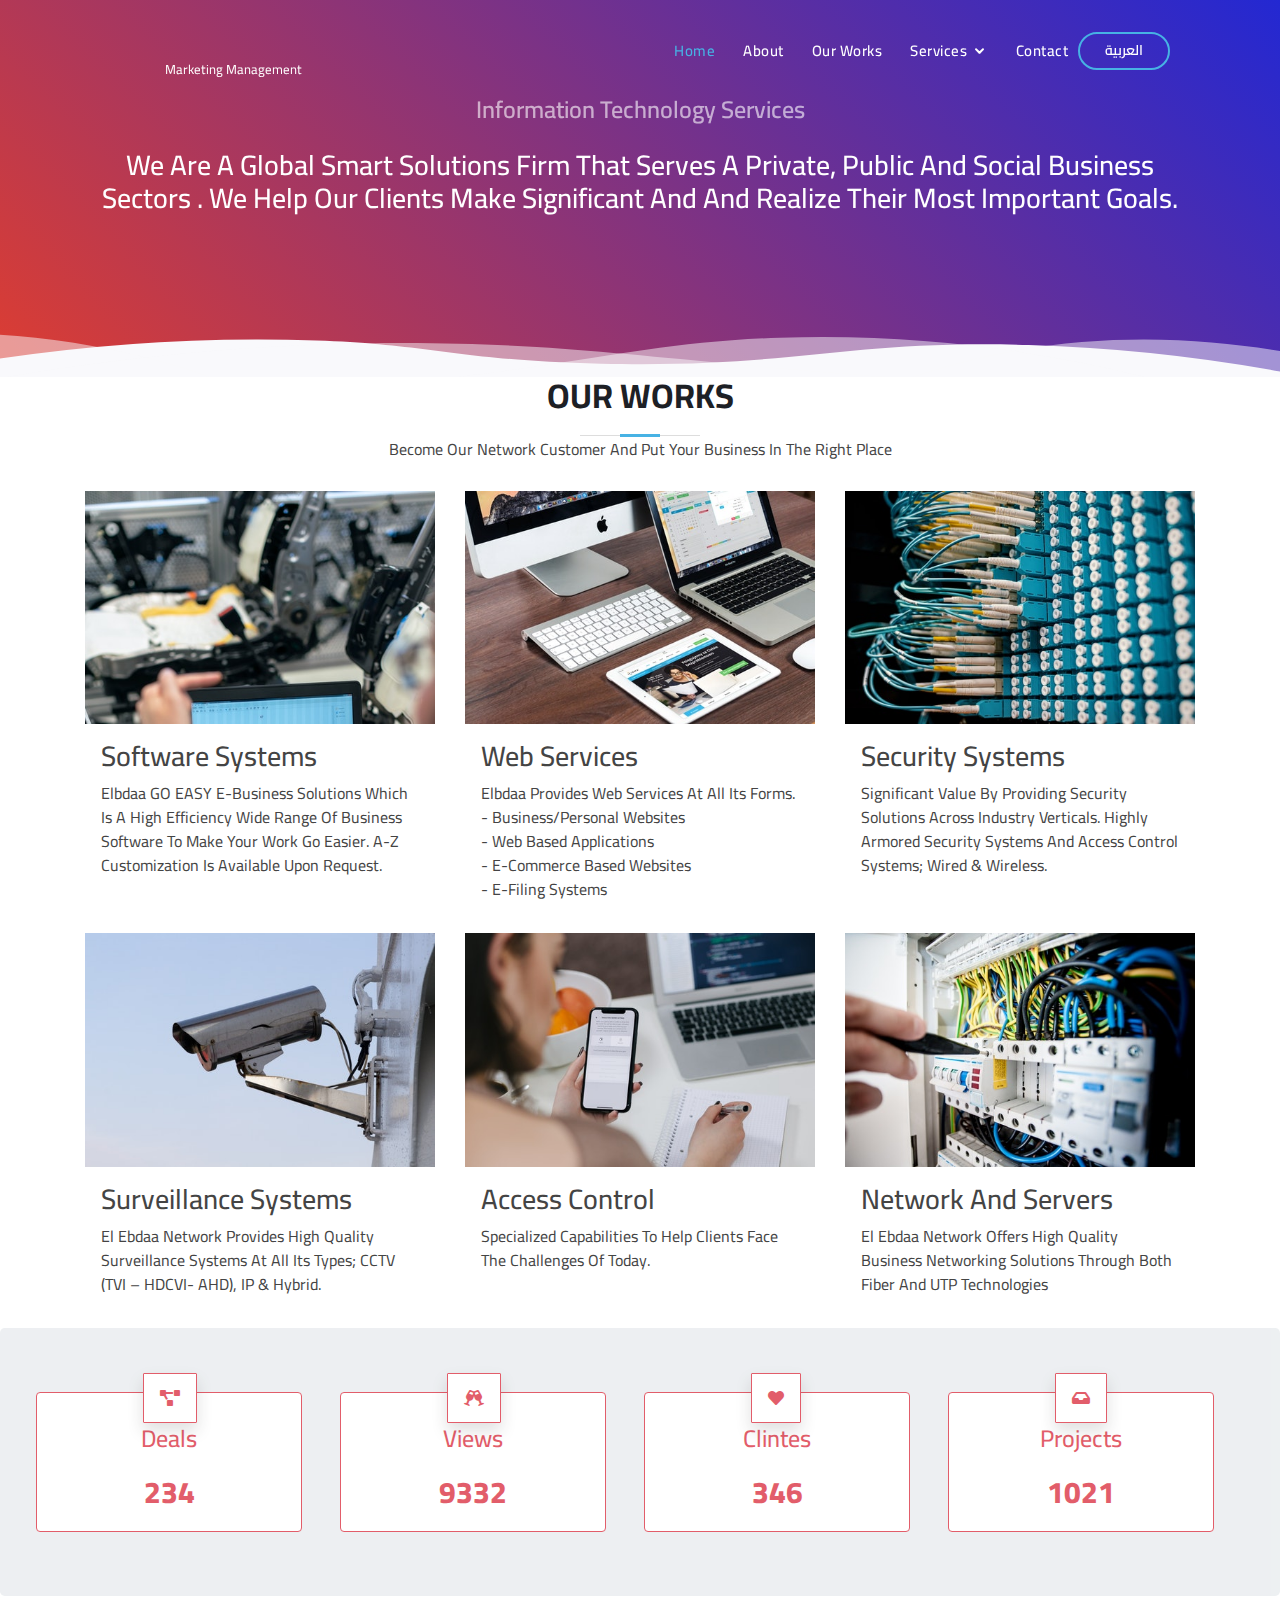
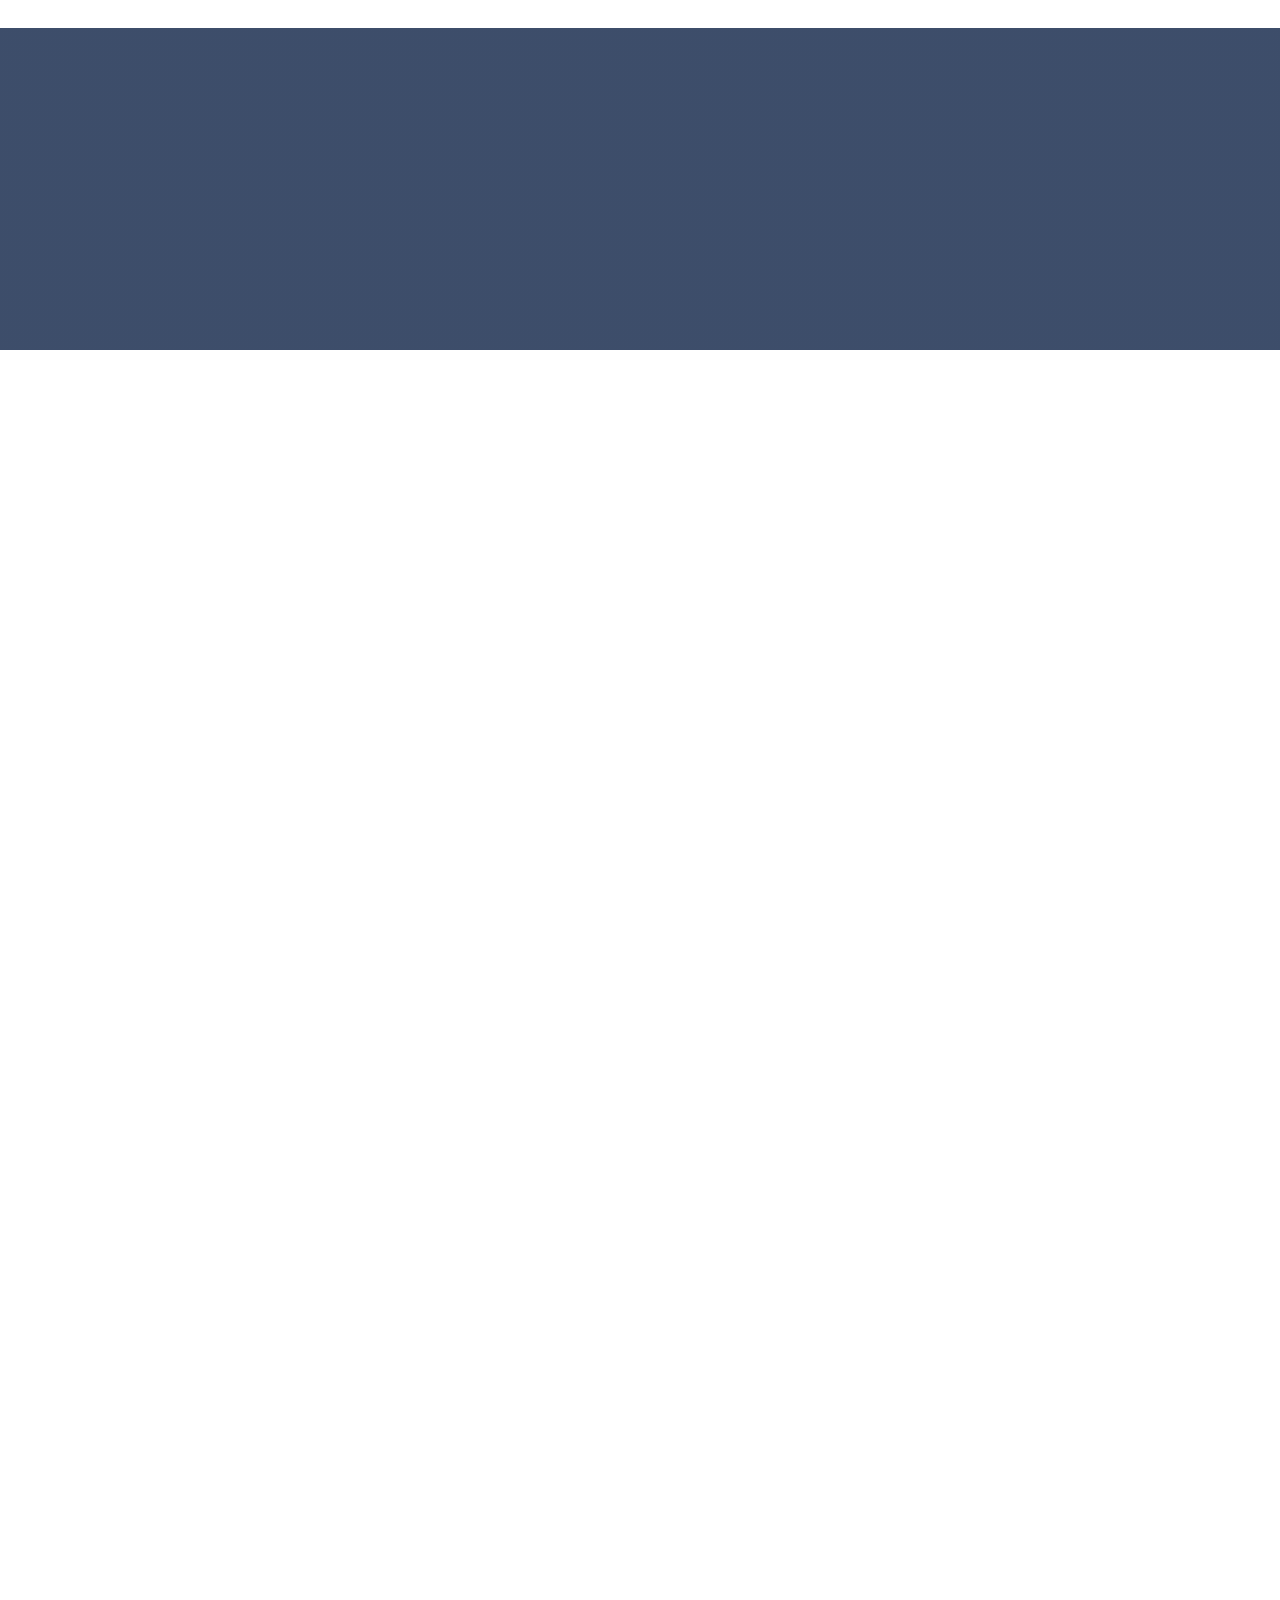
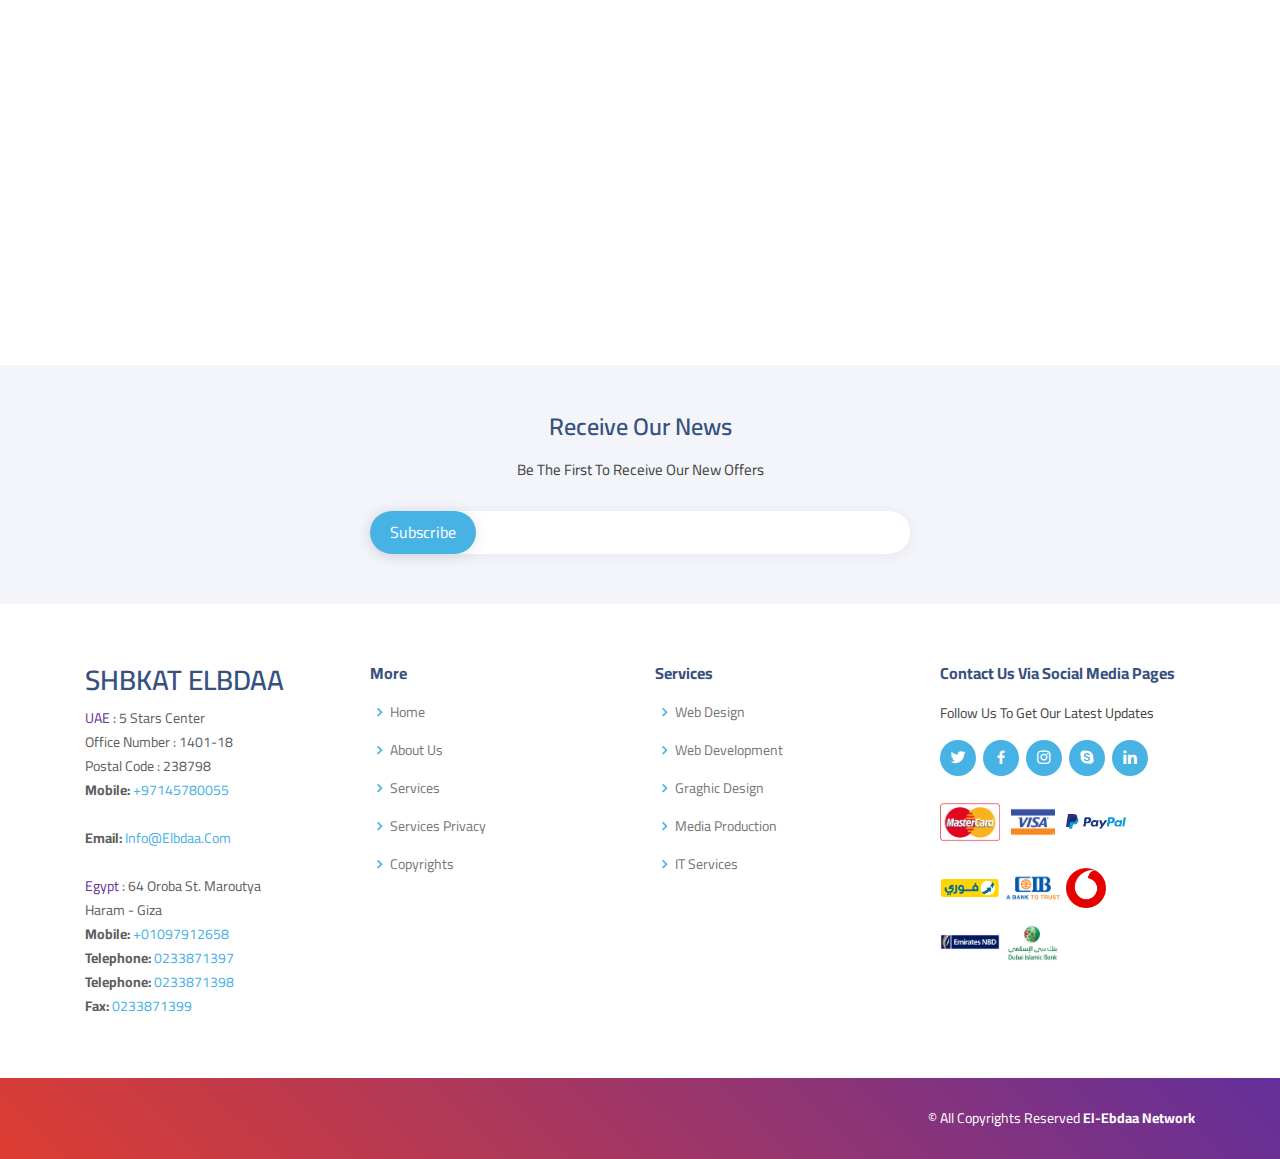
<file: en/it.html>
<!DOCTYPE html>
<html lang="en" dir="rtl">

<head>
    <meta charset="utf-8">
    <meta content="width=device-width, initial-scale=1.0" name="viewport">

    <title>El-Ebdaa Network</title>
    <meta
        content="El Ebdaa Network A company specialized in designing and developing websites, graphics designs, video motion, content management and IT services"
        name="description">
    <meta
        content="El Ebdaa Network A company specialized in designing and developing websites, graphics designs, video motion, content management and IT services"
        name="keywords">

    <!-- Favicons -->
    <link href="assets/img/favicon.png" rel="icon">
    <link href="assets/img/apple-touch-icon.png" rel="apple-touch-icon">

    <!-- Google Fonts -->
    <link
        href="https://fonts.googleapis.com/css?family=Open+Sans:300,300i,400,400i,600,600i,700,700i|Jost:300,300i,400,400i,500,500i,600,600i,700,700i|Poppins:300,300i,400,400i,500,500i,600,600i,700,700i"
        rel="stylesheet">

    <!-- Vendor CSS Files -->
    <link href="assets/vendor/bootstrap/css/bootstrap.min.css" rel="stylesheet">
    <link href="assets/vendor/icofont/icofont.min.css" rel="stylesheet">
    <link href="assets/vendor/boxicons/css/boxicons.min.css" rel="stylesheet">
    <link href="assets/vendor/remixicon/remixicon.css" rel="stylesheet">
    <link href="assets/vendor/venobox/venobox.css" rel="stylesheet">
    <link href="assets/vendor/owl.carousel/assets/owl.carousel.min.css" rel="stylesheet">
    <link href="https://fonts.googleapis.com/css2?family=Almarai:wght@300&family=Cairo&display=swap" rel="stylesheet">
    <link href="https://fonts.googleapis.com/css2?family=Cairo&family=Ranchers&display=swap" rel="stylesheet">
    <link href="assets/vendor/font-awesome/css/font-awesome.min.css" rel="stylesheet">
    <link href="assets/vendor/font-awesome/css/all.css" rel="stylesheet" />
    <link href="assets/vendor/font-awesome/css/all.min.css" rel="stylesheet" />
    <link href="assets/vendor/font-awesome/css/fontawesome.css" rel="stylesheet" />
    <link href="https://fonts.googleapis.com/css2?family=Cairo&family=Nunito:wght@300&display=swap" rel="stylesheet">
    <link rel="stylesheet" href="../assets/css/Chart.min.css">
    <link href="assets/vendor/aos/aos.css" rel="stylesheet">

    <!-- Template Main CSS File -->
    <link href="assets/css/style.css" rel="stylesheet">

    <!-- =======================================================
  * Template Name: Arsha - v2.2.0
  * Template URL: https://bootstrapmade.com/arsha-free-bootstrap-html-template-corporate/
  * Author: BootstrapMade.com
  * License: https://bootstrapmade.com/license/
  ======================================================== -->
</head>

<body>

    <!-- ======= Header ======= -->
    <header id="header" class="fixed-top ">
        <div class="container d-flex align-items-center">


            <h1 class="logo mr-auto" style="color: #fff;"><a href="index.html">
                    <h1 id="typit" style="font-size: 20px;"></h1>
                </a>


            </h1>
            <small style="font-size: 13px; padding-left:80px" data-aos="fade-right" data-aos-duration="8000"
                data-aos-easing="ease-in-sine">Marketing Management</small>
            <!-- Uncomment below if you prefer to use an image logo -->
            <!-- <a href="index.html" class="logo mr-auto"><img src="assets/img/logo.png" alt="" class="img-fluid"></a>-->

            <nav class="nav-menu d-none d-lg-block">
                <ul>
                    <li class="active"><a href="index.html">Home</a></li>
                    <li><a href="index.html#about">About</a></li>
                    <li><a href="index.html#portfolio">Our works</a></li>
                    <li class="drop-down"><a href="">Services</a>
                        <ul>
                            <li class="drop-down"><a href="">Websites</a>
                                <ul>
                                    <li><a href="./web-design.html">Web Design</a></li>
                                    <li><a href="./web-development.html">Web Development</a></li>
                                </ul>
                            <li><a href="graphic.html">Graphics</a></li>
                            <li><a href="media.html">Media Production</a></li>
                            <li><a href="it.html">IT Services</a></li>

                    </li>
                </ul>
                </li>
                <li><a href="#contact">Contact</a></li>

                </ul>
            </nav><!-- .nav-menu -->

            <a href="../index.html" class="get-started-btn scrollto">العربية</a>

        </div>
    </header><!-- End Header -->

    <header class="masthead">
        <div class="container">
            <div class="row align-items-center animated" data-aos="fade-up" data-aos-delay="200">
                <div class="col-12 text-center py-5" style="color: #fff;">
                    <h2 class="mb-4">Information Technology Services</h2>
                    <h3 class="m-0">We are a global smart solutions firm that serves a private, public and social
                        business sectors . We help our clients make significant and and realize their most important
                        goals.

                    </h3>
                </div>

            </div>
        </div>
        <svg style="pointer-events: none" class="wave" width="100%" height="50px" preserveAspectRatio="none"
            xmlns="http://www.w3.org/2000/svg" xmlns:xlink="http://www.w3.org/1999/xlink" viewBox="0 0 1920 75">
            <defs>
                <style>
                    .a {
                        fill: none;
                    }

                    .b {
                        clip-path: url(#a);
                    }

                    .c,
                    .d {
                        fill: #f9f9fc;
                    }

                    .d {
                        opacity: 0.5;
                        isolation: isolate;
                    }
                </style>
                <clipPath id="a">
                    <rect class="a" width="1920" height="75"></rect>
                </clipPath>
            </defs>
            <title>wave</title>
            <g class="b">
                <path class="c animated"
                    d="M1963,327H-105V65A2647.49,2647.49,0,0,1,431,19c217.7,3.5,239.6,30.8,470,36,297.3,6.7,367.5-36.2,642-28a2511.41,2511.41,0,0,1,420,48">
                </path>
            </g>
            <g class="b">
                <path class="d animated1"
                    d="M-127,404H1963V44c-140.1-28-343.3-46.7-566,22-75.5,23.3-118.5,45.9-162,64-48.6,20.2-404.7,128-784,0C355.2,97.7,341.6,78.3,235,50,86.6,10.6-41.8,6.9-127,10">
                </path>
            </g>
            <g class="b">
                <path class="d animated2"
                    d="M1979,462-155,446V106C251.8,20.2,576.6,15.9,805,30c167.4,10.3,322.3,32.9,680,56,207,13.4,378,20.3,494,24">
                </path>
            </g>
            <g class="b">
                <path class="d animated3"
                    d="M1998,484H-243V100c445.8,26.8,794.2-4.1,1035-39,141-20.4,231.1-40.1,378-45,349.6-11.6,636.7,73.8,828,150">
                </path>
            </g>
        </svg>
    </header>

    <main id="main">


        <!------------------ Hover Effect Style : Demo - 14 --------------->
        <div class="container mt-40">
            <div class="section-title">
                <h2>Our Works</h2>
                <p>
                    Become our Network customer and put your business in the right place
                </p>
            </div>
            <div class="row mt-30">
                <div class="col-md-4 col-sm-6">
                    <div class="box14">
                        <img src="../assets/img/ss.jpg" alt="">
                        <div class="box-content text-center">

                            <h3 class="title pt-3">Software system</h3>
                            <span class="post"><i class="far fa-lightbulb"></i></span>
                            <!--
                            <ul class="icon">
                                <li><a href="#"><i class="fa fa-search"></i></a></li>
                                <li><a href="#"><i class="fa fa-link"></i></a></li>
                            </ul>
                            -->
                        </div>
                    </div>
                    <div class="p-3">
                        <h3>Software Systems</h3>
                        <p>Elbdaa GO EASY E-Business solutions which is a high efficiency wide range of Business
                            software
                            to make your work Go Easier. A-z Customization is available upon request.</p>
                    </div>
                </div>

                <div class="col-md-4 col-sm-6">
                    <div class="box14">
                        <img src="../assets/img/ws.jpg" alt="">
                        <div class="box-content text-center">

                            <h3 class="title pt-3">web services</h3>
                            <span class="post"><i class="far fa-lightbulb"></i></span>
                            <!--
                            <ul class="icon">
                                <li><a href="#"><i class="fa fa-search"></i></a></li>
                                <li><a href="#"><i class="fa fa-link"></i></a></li>
                            </ul>
                            -->
                        </div>
                    </div>
                    <div class="p-3">
                        <h3>web services</h3>
                        <p>
                            Elbdaa provides web services at all its forms.
                            <br />
                            - Business/Personal Websites
                            <br />
                            - Web Based Applications
                            <br />
                            - E-Commerce Based Websites
                            <br />
                            - E-Filing Systems
                        </p>
                        </ul>
                        </p>
                    </div>
                </div>
                <div class="col-md-4 col-sm-6">
                    <div class="box14">
                        <img src="../assets/img/scs.jpg" alt="">
                        <div class="box-content text-center">

                            <h3 class="title pt-3">security systems</h3>
                            <span class="post"><i class="far fa-lightbulb"></i></span>
                            <!--
                            <ul class="icon">
                                <li><a href="#"><i class="fa fa-search"></i></a></li>
                                <li><a href="#"><i class="fa fa-link"></i></a></li>
                            </ul>
                            -->
                        </div>
                    </div>
                    <div class="p-3">
                        <h3>Security Systems</h3>
                        <p>Significant value by providing security solutions across industry verticals. Highly armored
                            Security Systems and Access Control Systems; wired & wireless.</p>
                    </div>
                </div>
                <div class="col-md-4 col-sm-6">
                    <div class="box14">
                        <img src="../assets/img/sus.jpg" alt="">
                        <div class="box-content text-center">

                            <h3 class="title pt-3">surveillance systems</h3>
                            <span class="post"><i class="far fa-lightbulb"></i></span>
                            <!--
                            <ul class="icon">
                                <li><a href="#"><i class="fa fa-search"></i></a></li>
                                <li><a href="#"><i class="fa fa-link"></i></a></li>
                            </ul>
                            -->
                        </div>
                    </div>
                    <div class="p-3">
                        <h3>surveillance systems</h3>
                        <p>el ebdaa network provides high quality surveillance systems at all its types; CCTV (TVI –
                            HDCVI- AHD), IP & Hybrid.</p>
                    </div>
                </div>
                <div class="col-md-4 col-sm-6">
                    <div class="box14">
                        <img src="../assets/img/ac.jpg" alt="">
                        <div class="box-content text-center">

                            <h3 class="title pt-3">access control</h3>
                            <span class="post"><i class="far fa-lightbulb"></i></span>
                            <!--
                            <ul class="icon">
                                <li><a href="#"><i class="fa fa-search"></i></a></li>
                                <li><a href="#"><i class="fa fa-link"></i></a></li>
                            </ul>
                            -->
                        </div>
                    </div>
                    <div class="p-3">
                        <h3>access control</h3>
                        <p>Specialized capabilities to help clients face the challenges of today.</p>
                    </div>
                </div>
                <div class="col-md-4 col-sm-6">
                    <div class="box14">
                        <img src="../assets/img/n.jpg" alt="">
                        <div class="box-content text-center">

                            <h3 class="title pt-3">network and servers</h3>
                            <span class="post"><i class="far fa-lightbulb"></i></span>
                            <!--
                            <ul class="icon">
                                <li><a href="#"><i class="fa fa-search"></i></a></li>
                                <li><a href="#"><i class="fa fa-link"></i></a></li>
                            </ul>
                            -->
                        </div>
                    </div>
                    <div class="p-3">
                        <h3>network and servers</h3>
                        <p>el ebdaa network offers high quality business networking solutions through both Fiber and UTP
                            technologies</p>
                    </div>
                </div>
            </div>
        </div>


        <div class="jumbotron" style="opacity: 0.8;">
            <div class="row w-100">
                <div class="col-md-3">
                    <div class="card border-danger mx-sm-1 p-3 animated">
                        <div class="card border-danger shadow text-danger p-3 my-card animated"><i
                                class="fas fa-project-diagram"></i></div>
                        <div class="text-danger text-center mt-3">
                            <h4>Deals</h4>
                        </div>
                        <span style="font-size: 30px;font-weight: 800;" class='numscroller text-danger text-center mt-2'
                            data-min='1' data-max='234' data-delay='5' data-increment='10'>
                            234
                        </span>
                    </div>
                </div>
                <div class="col-md-3">
                    <div class="card border-danger mx-sm-1 p-3">
                        <div class="card border-danger shadow text-danger p-3 my-card"><i
                                class="fas fa-glass-cheers"></i></div>
                        <div class="text-danger text-center mt-3">
                            <h4>Views</h4>
                        </div>
                        <span style="font-size: 30px; font-weight: 800;"
                            class='numscroller text-danger text-center mt-2' data-min='1' data-max='9332' data-delay='5'
                            data-increment='10'>
                            9332
                        </span>
                    </div>
                </div>
                <div class="col-md-3">
                    <div class="card border-danger mx-sm-1 p-3">
                        <div class="card border-danger shadow text-danger p-3 my-card"><span class="fa fa-heart"
                                aria-hidden="true"></span></div>
                        <div class="text-danger text-center mt-3">
                            <h4>Clintes</h4>
                        </div>
                        <span style="font-size: 30px;font-weight: 800;" class='numscroller text-danger text-center mt-2'
                            data-min='1' data-max='346' data-delay='5' data-increment='10'>
                            346
                        </span>
                    </div>
                </div>
                <div class="col-md-3">
                    <div class="card border-danger mx-sm-1 p-3">
                        <div class="card border-danger shadow text-danger p-3 my-card"><span class="fa fa-inbox"
                                aria-hidden="true"></span></div>
                        <div class="text-danger text-center mt-3">
                            <h4>Projects</h4>
                        </div>
                        <span style="font-size: 30px;font-weight: 800;" class='numscroller text-danger text-center mt-2'
                            data-min='1' data-max='1021' data-delay='5' data-increment='10'>
                            1021
                        </span>

                    </div>
                </div>
            </div>
        </div>

        <!-- ======= Cta Section ======= -->
        <section id="cta" class="cta">
            <div class="container" data-aos="zoom-in">

                <div class="row">
                    <div class="col-lg-9 text-center text-lg-left">
                        <h3>Implementation step</h3>
                        <p>
                            Contact us, take the implementation step, and start your business
                        </p>
                    </div>
                    <div class="col-lg-3 cta-btn-container text-center">
                        <a class="cta-btn align-middle" href="#contact"> Go ahead</a>
                    </div>
                </div>

            </div>
        </section><!-- End Cta Section -->



        <div class="container" data-aos="fade-up">
            <div class="text-center  pt-4">
                <div class="nav price-tabs" role="tablist">
                    <a class="nav-link active" href="#yearly" role="tab" data-toggle="tab">Pricing</a>
                </div>
            </div>
            <div class="tab-content wow fadeIn" style="visibility: visible; animation-name: fadeIn;">
                <div role="tabpanel" class="tab-pane fade show active" id="yearly">
                    <div class="row justify-content-center">
                        <div class="col-md-6 col-lg-4 mb-30">
                            <div class="price-item text-center">
                                <div class="price-top">
                                    <h4>Lite</h4>
                                    <h2 class="mb-0"><sup>$</sup>99</h2>
                                </div>
                                <div class="price-content">
                                    <ul class="border-bottom mb-30 mt-md-4 pb-3 text-left">
                                        <li>
                                            <i class="fas fa-check"></i>
                                            <span class="c-black">Design a website</span>
                                        </li>
                                        <li>
                                            <i class="fas fa-times"></i>
                                            <span class="c-black">Develop website</span>
                                        </li>
                                        <li>
                                            <i class="fas fa-times"></i>
                                            <span class="c-black">design a logo</span>
                                        </li>
                                        <li>
                                            <i class="fas fa-check"></i>
                                            <span>Create Video Motion</span>
                                        </li>
                                        <li>
                                            <i class="fas fa-check"></i>
                                            <span>Own Your CMS</span>
                                        </li>
                                        <li>
                                            <i class="fas fa-check"></i>
                                            <span>Control Search and SEO</span>
                                        </li>
                                    </ul>
                                    <div id="paypal-button-container1"></div>
                                </div>
                            </div>
                        </div>
                        <div class="col-md-6 col-lg-4 mb-30">
                            <div class="price-item text-center popular">
                                <div class="price-top">
                                    <h4>Advanced</h4>
                                    <h2 class="mb-0"><sup>$</sup>299</h2>
                                </div>
                                <div class="price-content">
                                    <ul class="border-bottom mb-30 mt-md-4 pb-3 text-left">
                                        <li>
                                            <i class="fas fa-check"></i>
                                            <span class="c-black">Design a website</span>
                                        </li>
                                        <li>
                                            <i class="fas fa-times"></i>
                                            <span class="c-black">Develop website</span>
                                        </li>
                                        <li>
                                            <i class="fas fa-times"></i>
                                            <span class="c-black">design a logo</span>
                                        </li>
                                        <li>
                                            <i class="fas fa-check"></i>
                                            <span>Create Video Motion</span>
                                        </li>
                                        <li>
                                            <i class="fas fa-check"></i>
                                            <span>Own Your CMS</span>
                                        </li>
                                        <li>
                                            <i class="fas fa-check"></i>
                                            <span>Control Search and SEO</span>
                                        </li>
                                    </ul>
                                    <div id="paypal-button-container2"></div>
                                </div>
                            </div>
                        </div>
                        <div class="col-md-6 col-lg-4 mb-30">
                            <div class="price-item text-center">
                                <div class="price-top">
                                    <h4>Full</h4>
                                    <h2 class="mb-0"><sup>$</sup>399</h2>
                                </div>
                                <div class="price-content">
                                    <ul class="border-bottom mb-30 mt-md-4 pb-3 text-left">
                                        <li>
                                            <i class="fas fa-check"></i>
                                            <span class="c-black">Design a website</span>
                                        </li>
                                        <li>
                                            <i class="fas fa-times"></i>
                                            <span class="c-black">Develop website</span>
                                        </li>
                                        <li>
                                            <i class="fas fa-times"></i>
                                            <span class="c-black">design a logo</span>
                                        </li>
                                        <li>
                                            <i class="fas fa-check"></i>
                                            <span>Create Video Motion</span>
                                        </li>
                                        <li>
                                            <i class="fas fa-check"></i>
                                            <span>Own Your CMS</span>
                                        </li>
                                        <li>
                                            <i class="fas fa-check"></i>
                                            <span>Control Search and SEO</span>
                                        </li>
                                    </ul>
                                    <div id="paypal-button-container3"></div>
                                </div>
                            </div>
                        </div>
                    </div>
                </div>

            </div>
        </div>

        <!-- ======= Contact Section ======= -->
        <section id="contact" class="contact">
            <div class="container" data-aos="fade-up">

                <div class="section-title">
                    <h2>Contact us</h2>
                    <p>Stay in touch with us</p>
                </div>

                <div class="row">

                    <div class="col-lg-5 d-flex align-items-stretch">
                        <div class="info">
                            <div class="address">
                                <i class="icofont-google-map"></i>
                                <h4>Address:</h4>
                                <p>
                                    5 stars center office number : 1401-18
                                    <br />
                                    Postal Code : 238798
                                    <br />
                                </p>
                            </div>

                            <div class="email">
                                <i class="icofont-envelope"></i>
                                <h4>E-mail :</h4>
                                <p>
                                    <a href="email:info@elbdaa.com">info@elbdaa.com</a>
                                </p>
                            </div>

                            <div class="phone">
                                <i class="icofont-phone"></i>
                                <h4>Call :</h4>
                                <p>
                                    <br />
                                    <strong>Mobile:</strong> <a href="tel:+97145780055">+97145780055</a> <br>





                                    <br>
                                </p>
                            </div>


                            <iframe
                                src="https://www.google.com/maps/embed?pb=!1m18!1m12!1m3!1d3610.4810892978976!2d55.258576315009215!3d25.18699358390089!2m3!1f0!2f0!3f0!3m2!1i1024!2i768!4f13.1!3m3!1m2!1s0x3e5f691148531ecb%3A0xac9bfc4be38fb191!2zKCA1IFN0YXJzIEJ1c2luZXMgQ2VudGVyICkgKCDZhdix2YPYsiA12LPYqtin2LHYsiDZhNmE2KfYudmF2KfZhCAp!5e0!3m2!1sen!2seg!4v1600963797241!5m2!1sen!2seg"
                                width="100%" height="290px" frameborder="0" style="border:0;" allowfullscreen=""
                                aria-hidden="false" tabindex="0"></iframe>
                        </div>

                    </div>

                    <div class="col-lg-7 mt-5 mt-lg-0 d-flex align-items-stretch">
                        <form action="forms/contact.php" method="post" role="form" class="php-email-form">
                            <div class="form-row">
                                <div class="form-group col-md-6">
                                    <label for="name">Name</label>
                                    <input type="text" name="name" class="form-control" id="name" data-rule="minlen:4"
                                        data-msg="Please enter at least 4 chars" />
                                    <div class="validate"></div>
                                </div>
                                <div class="form-group col-md-6">
                                    <label for="name">E-mail</label>
                                    <input type="email" class="form-control" name="email" id="email" data-rule="email"
                                        data-msg="Please enter a valid email" />
                                    <div class="validate"></div>
                                </div>
                            </div>
                            <div class="form-group">
                                <label for="name">Subject</label>
                                <input type="text" class="form-control" name="subject" id="subject" data-rule="minlen:4"
                                    data-msg="Please enter at least 8 chars of subject" />
                                <div class="validate"></div>
                            </div>
                            <div class="form-group">
                                <label for="name">Message</label>
                                <textarea class="form-control" name="message" rows="10" data-rule="required"
                                    data-msg="Please write something for us"></textarea>
                                <div class="validate"></div>
                            </div>
                            <div class="mb-3">
                                <div class="loading">Loading</div>
                                <div class="error-message"></div>
                                <div class="sent-message">Massage has been sent. Thank you</div>
                            </div>
                            <div class="text-center"><button type="submit">Send</button></div>
                        </form>
                    </div>

                </div>

            </div>
        </section><!-- End Contact Section -->

    </main><!-- End #main -->

    <!-- ======= Footer ======= -->
    <footer id="footer">

        <div class="footer-newsletter">
            <div class="container">
                <div class="row justify-content-center">
                    <div class="col-lg-6">
                        <h4>Receive our news</h4>
                        <p>Be the first to receive our new offers</p>
                        <form action="" method="post">
                            <input type="email" name="email"><input type="submit" value="Subscribe">
                        </form>
                    </div>
                </div>
            </div>
        </div>

        <div class="footer-top">
            <div class="container">
                <div class="row">

                    <div class="col-lg-3 col-md-6 footer-contact">
                        <h3>Shbkat Elbdaa</h3>
                        <p>
                            <span style="color: rebeccapurple;"> UAE : </span>
                            5 stars center <br /> office number : 1401-18
                            <br />
                            Postal Code : 238798
                            <br />
                            <strong>Mobile:</strong> <a href="tel:+97145780055">+97145780055</a> <br>

                            <br>
                            <strong>Email:</strong> <a href="email:info@elbdaa.com">info@elbdaa.com</a> <br>
                            <br />
                            <span style="color: rebeccapurple;"> Egypt</span>
                            : 64 Oroba St. Maroutya
                            <br />
                            Haram - Giza
                            <br />
                            <strong>Mobile:</strong> <a href="tel:+01097912658">+01097912658</a> <br>
                            <strong>Telephone:</strong> <a href="tel:0233871397">0233871397</a> <br>
                            <strong>Telephone:</strong> <a href="tel:0233871398">0233871398</a> <br>
                            <strong>Fax:</strong> <a href="tel:0233871399">0233871399</a> <br>





                        </p>
                    </div>

                    <div class="col-lg-3 col-md-6 footer-links">
                        <h4>More</h4>
                        <ul>
                            <li><i class="bx bx-chevron-right"></i> <a href="./index.html">Home</a></li>
                            <li><i class="bx bx-chevron-right"></i> <a href="./index.html#about">About us</a></li>
                            <li><i class="bx bx-chevron-right"></i> <a href="./index.html#services">Services</a></li>
                            <li><i class="bx bx-chevron-right"></i> <a href="#">Services Privacy</a></li>
                            <li><i class="bx bx-chevron-right"></i> <a href="#">Copyrights</a></li>
                        </ul>
                    </div>

                    <div class="col-lg-3 col-md-6 footer-links">
                        <h4>Services</h4>
                        <ul>
                            <li><i class="bx bx-chevron-right"></i> <a href="./web-design.html">Web Design</a></li>
                            <li><i class="bx bx-chevron-right"></i> <a href="./web-development.html">Web Development</a>
                            </li>
                            <li><i class="bx bx-chevron-right"></i> <a href="./graphic.html">Graghic Design</a></li>
                            <li><i class="bx bx-chevron-right"></i> <a href="./media.html">Media Production</a></li>
                            <li><i class="bx bx-chevron-right"></i> <a href="">IT Services</a></li>

                        </ul>
                    </div>

                    <div class="col-lg-3 col-md-6 footer-links">
                        <h4>Contact us via social media pages</h4>
                        <p>Follow us to get our latest updates</p>
                        <div class="social-links mt-3">
                            <a href="#" class="twitter"><i class="bx bxl-twitter"></i></a>
                            <a href="#" class="facebook"><i class="bx bxl-facebook"></i></a>
                            <a href="#" class="instagram"><i class="bx bxl-instagram"></i></a>
                            <a href="#" class="google-plus"><i class="bx bxl-skype"></i></a>
                            <a href="#" class="linkedin"><i class="bx bxl-linkedin"></i></a>
                        </div>
                        <div class="social-links mt-3">
                            <img class="img-fluid i-img" src="../assets/m-card.png" />
                            <img class="img-fluid i-img" src="../assets/v.png" />
                            <img class="img-fluid i-img" src="../assets/paypal.png" />
                          </div>
                              <div class="social-links mt-3">
                            <img class="img-fluid i-img" src="../assets/logo.png" />
                            <img class="img-fluid i-img" src="../assets/cib.png" />
                            <img style="width: 40px; height: 40px;" class="img-fluid" src="../assets/vo.png" />
              
                          </div>
                          <div class="social-links mt-3">
                            <img class="img-fluid i-img" src="../assets/emarat.png" />
                            <img class="img-fluid i-img" src="../assets/dubai.png" />
                          </div>
                            <style>
                              .footer-links .i-img {
                                width: 60px !important;
                                font-size: 40px;
                              }
                            </style>
                    </div>

                </div>
            </div>
        </div>

        <div class="container footer-bottom clearfix">
            <div class="copyright">
                &copy; All Copyrights Reserved <strong><span>El-Ebdaa Network</span></strong>
            </div>
            <div class="credits">
                <!-- All the links in the footer should remain intact. -->
                <!-- You can delete the links only if you purchased the pro version. -->
                <!-- Licensing information: https://bootstrapmade.com/license/ -->
                <!-- Purchase the pro version with working PHP/AJAX contact form: https://bootstrapmade.com/arsha-free-bootstrap-html-template-corporate/ -->
            </div>
        </div>
    </footer><!-- End Footer -->

    <a href="#" class="back-top"><i class="ri-arrow-up-line"></i></a>
    <a href="https://m.me/ELBDAA" class="messenger" data-aos="fade-left"><i class="fab fa-facebook-messenger"></i></a>

    <!-- Vendor JS Files -->
    <script src="assets/vendor/jquery/jquery.min.js"></script>
    <script src="assets/vendor/bootstrap/js/bootstrap.bundle.min.js"></script>
    <script src="assets/vendor/jquery.easing/jquery.easing.min.js"></script>
    <script src="assets/vendor/php-email-form/validate.js"></script>
    <script src="assets/vendor/waypoints/jquery.waypoints.min.js"></script>
    <script src="assets/vendor/isotope-layout/isotope.pkgd.min.js"></script>
    <script src="assets/vendor/venobox/venobox.min.js"></script>
    <script src="assets/vendor/owl.carousel/owl.carousel.min.js"></script>
    <script src="assets/vendor/aos/aos.js"></script>
    <script src="assets/js/typeit.min.js"></script>
    <script src="../assets/js/Chart.min.js"></script>
    <script src="../assets/js/moment.min.js"></script>
    <script src="../assets/js/utils.js"></script>
    <script src="../assets/js/numscroller-1.0.js"></script>

    <!-- Template Main JS File -->
    <script src="assets/js/main.js"></script>
    <script>
        new TypeIt('#typit')
            .type('')
            .exec(async () => {
                await new Promise((resolve, reject) => {
                    setTimeout(() => {
                        return resolve();
                    }, 2000)
                });
            })
            .type('Shbkat Elbdaa')
            .go();
        new TypeIt('#typit1')
            .type('A company specialized in designing and developing websites, graphics designs, video motion, media production and content management ')
            .exec(async () => {
                await new Promise((resolve, reject) => {
                    setTimeout(() => {
                        return resolve();
                    }, 1000)
                });
            })
            .type('')
            .go();
        new TypeIt('#typit2')
            .type('')
            .exec(async () => {
                await new Promise((resolve, reject) => {
                    setTimeout(() => {
                        return resolve();
                    }, 2000)
                });
            })
            .type('Marketing Management')
            .go();
    </script>
<script src="https://www.paypal.com/sdk/js?client-id=sb&currency=USD"></script>
<script>
  // Render the PayPal button into #paypal-button-container
  paypal.Buttons({

    // Set up the transaction
    createOrder: function (data, actions) {
      return actions.order.create({
        purchase_units: [{
          amount: {
            value: '99'
          }
        }]
      });
    },

    // Finalize the transaction
    onApprove: function (data, actions) {
      return actions.order.capture().then(function (details) {
        // Show a success message to the buyer
        alert('Transaction completed by ' + details.payer.name.given_name + '!');
      });
    }


  }).render('#paypal-button-container1');
  // Render the PayPal button into #paypal-button-container
  paypal.Buttons({

    // Set up the transaction
    createOrder: function (data, actions) {
      return actions.order.create({
        purchase_units: [{
          amount: {
            value: '299'
          }
        }]
      });
    },

    // Finalize the transaction
    onApprove: function (data, actions) {
      return actions.order.capture().then(function (details) {
        // Show a success message to the buyer
        alert('Transaction completed by ' + details.payer.name.given_name + '!');
      });
    }


  }).render('#paypal-button-container2');
  // Render the PayPal button into #paypal-button-container
  paypal.Buttons({

    // Set up the transaction
    createOrder: function (data, actions) {
      return actions.order.create({
        purchase_units: [{
          amount: {
            value: '399'
          }
        }]
      });
    },

    // Finalize the transaction
    onApprove: function (data, actions) {
      return actions.order.capture().then(function (details) {
        // Show a success message to the buyer
        alert('Transaction completed by ' + details.payer.name.given_name + '!');
      });
    }


  }).render('#paypal-button-container3');
</script>
</body>

</html>
</file>
<file: assets/vendor/venobox/venobox.css>
/* ------ venobox.css --------*/
.vbox-overlay *, .vbox-overlay *:before, .vbox-overlay *:after{
    -webkit-backface-visibility: hidden;
    -webkit-box-sizing:border-box;
    -moz-box-sizing:border-box;
    box-sizing:border-box;
}
.vbox-overlay * { 
    -webkit-backface-visibility: visible;
    backface-visibility: visible;
}
.vbox-overlay{
    display: -webkit-flex;
    display: flex;
    -webkit-flex-direction: column;
    flex-direction: column;
    -webkit-justify-content: center;
    justify-content: center;
    -webkit-align-items: center;
    align-items: center;
    position: fixed;
    left: 0;
    top: 0;
    bottom: 0;
    right: 0;
    z-index: 999999;
}

/* ----- navigation ----- */
.vbox-title{
    width: 100%;
    height: 40px;
    float: left;
    text-align: center;
    line-height: 28px;
    font-size: 12px;
    padding: 6px 50px;
    overflow: hidden;
    position: fixed;
    display: none;
    left: 0;
    z-index: 89;
}
.vbox-close{
    cursor: pointer;
    position: fixed;
    top: -1px;
    right: 0;
    width: 50px;
    height: 40px;
    padding: 6px;
    display: block;
    background-position:10px center;
    overflow: hidden;
    font-size: 24px;
    line-height: 1;
    text-align: center;
    z-index: 99;
}
.vbox-left{
    cursor: pointer;
    position: fixed;
    left: 0;
    height: 40px;
    overflow: hidden;
    line-height: 28px;
    font-size: 12px;
    z-index: 99;
    display: flex;
    align-items:center;
}
.vbox-num{
    display: inline-block;
    margin: 6px 0 6px 15px;
}
/* ----- Social share ----- */
.vbox-share{
    line-height: 28px;
    font-size: 12px;
    overflow: hidden;
    position: fixed;
    left: 0;
    z-index: 98;
    display: flex;
    align-items:center;
    justify-content: center;
    width: 100%;
    text-align: center;
}
.vbox-share svg{
    max-height: 28px;
    width: 28px;
    z-index: 10;
    margin-left: 12px;
    margin-top: 6px;
    margin-bottom: 6px;
    vertical-align: middle;
}


/* ----- navigation ARROWS ----- */
.vbox-next, .vbox-prev{
    position: fixed;
    top: 50%;
    margin-top: -15px;
    overflow: hidden;
    cursor: pointer;
    display: block;
    width: 45px;
    height: 45px;
    z-index: 99;
}
.vbox-next span, .vbox-prev span{
    position: relative;
    width: 20px;
    height: 20px;
    border: 2px solid transparent;
    border-top-color: #B6B6B6;
    border-right-color: #B6B6B6;
    text-indent: -100px;
    position: absolute;
    top: 8px;
    display: block;
}
.vbox-prev{
    left: 15px;
}
.vbox-next{
    right: 15px;
}
.vbox-prev span{
    left: 10px;
    -ms-transform: rotate(-135deg);
    -webkit-transform: rotate(-135deg);
    transform: rotate(-135deg);
}
.vbox-next span{
    -ms-transform: rotate(45deg);
    -webkit-transform: rotate(45deg);
    transform: rotate(45deg);
    right: 10px;
}
/* ------- inline window ------ */
.vbox-inline{
    width: 420px;
    height: 315px;
    height: 70vh;
    padding: 10px;
    background: #fff;
    margin: 0 auto;
    overflow: auto;
    text-align: left;
}
/* ------- Video & iFrames window ------ */
.venoframe{
    max-width: 100%;
    width: 100%;
    border: none;
    width: 100%;
    height: 260px;
    height: 70vh;
}
.venoframe.vbvid{
    height: 260px;
}
@media (min-width: 768px) {
    .venoframe, .vbox-inline{
        width: 90%;
        height: 360px;
        height: 70vh;
    }
    .venoframe.vbvid{
        width: 640px;
        height: 360px;
    }
}
@media (min-width: 992px) {
    .venoframe, .vbox-inline{
        max-width: 1200px;
        width: 80%;
        height: 540px;
        height: 70vh;
    }
    .venoframe.vbvid{
        width: 960px;
        height: 540px;
    }
}
/* 
Please do NOT edit this part! 
or at least read this note: http://i.imgur.com/7C0ws9e.gif
*/
.vbox-open{
    overflow: hidden;
}
.vbox-container{
    position: absolute;
    left: 0;
    right: 0;
    top: 0;
    bottom: 0;
    overflow-x: hidden;
    overflow-y: scroll;
    overflow-scrolling: touch;
    -webkit-overflow-scrolling: touch;
    z-index: 20;
    max-height: 100%;

}

.vbox-content{
    text-align: center;
    float: left;
    width: 100%;
    position: relative;
    overflow: hidden;
    padding: 20px 4%;
}
.vbox-container img{
    max-width: 100%;
    height: auto;
}
.vbox-figlio{
    box-shadow: 0 0 12px rgba(0,0,0,0.19), 0 6px 6px rgba(0,0,0,0.23);
    max-width: 100%;
    text-align: initial;
}
img.vbox-figlio{
    -webkit-user-select: none;
-khtml-user-select: none;
-moz-user-select: none;
-o-user-select: none;
user-select: none;
}
.vbox-content.swipe-left{
    margin-left: -200px !important;
}
.vbox-content.swipe-right{
    margin-left: 200px !important;
}
.vbox-animated{
    webkit-transition: margin 300ms ease-out;
    transition: margin 300ms ease-out;
}

/* ---------- preloader ----------
 * SPINKIT 
 * http://tobiasahlin.com/spinkit/
-------------------------------- */
.sk-double-bounce,.sk-rotating-plane{width:40px;height:40px;margin:40px auto}.sk-rotating-plane{background-color:#333;-webkit-animation:sk-rotatePlane 1.2s infinite ease-in-out;animation:sk-rotatePlane 1.2s infinite ease-in-out}@-webkit-keyframes sk-rotatePlane{0%{-webkit-transform:perspective(120px) rotateX(0) rotateY(0);transform:perspective(120px) rotateX(0) rotateY(0)}50%{-webkit-transform:perspective(120px) rotateX(-180.1deg) rotateY(0);transform:perspective(120px) rotateX(-180.1deg) rotateY(0)}100%{-webkit-transform:perspective(120px) rotateX(-180deg) rotateY(-179.9deg);transform:perspective(120px) rotateX(-180deg) rotateY(-179.9deg)}}@keyframes sk-rotatePlane{0%{-webkit-transform:perspective(120px) rotateX(0) rotateY(0);transform:perspective(120px) rotateX(0) rotateY(0)}50%{-webkit-transform:perspective(120px) rotateX(-180.1deg) rotateY(0);transform:perspective(120px) rotateX(-180.1deg) rotateY(0)}100%{-webkit-transform:perspective(120px) rotateX(-180deg) rotateY(-179.9deg);transform:perspective(120px) rotateX(-180deg) rotateY(-179.9deg)}}.sk-double-bounce{position:relative}.sk-double-bounce .sk-child{width:100%;height:100%;border-radius:50%;background-color:#333;opacity:.6;position:absolute;top:0;left:0;-webkit-animation:sk-doubleBounce 2s infinite ease-in-out;animation:sk-doubleBounce 2s infinite ease-in-out}.sk-chasing-dots .sk-child,.sk-spinner-pulse,.sk-three-bounce .sk-child{background-color:#333;border-radius:100%}.sk-double-bounce .sk-double-bounce2{-webkit-animation-delay:-1s;animation-delay:-1s}@-webkit-keyframes sk-doubleBounce{0%,100%{-webkit-transform:scale(0);transform:scale(0)}50%{-webkit-transform:scale(1);transform:scale(1)}}@keyframes sk-doubleBounce{0%,100%{-webkit-transform:scale(0);transform:scale(0)}50%{-webkit-transform:scale(1);transform:scale(1)}}.sk-wave{margin:40px auto;width:50px;height:40px;text-align:center;font-size:10px}.sk-wave .sk-rect{background-color:#333;height:100%;width:6px;display:inline-block;-webkit-animation:sk-waveStretchDelay 1.2s infinite ease-in-out;animation:sk-waveStretchDelay 1.2s infinite ease-in-out}.sk-wave .sk-rect1{-webkit-animation-delay:-1.2s;animation-delay:-1.2s}.sk-wave .sk-rect2{-webkit-animation-delay:-1.1s;animation-delay:-1.1s}.sk-wave .sk-rect3{-webkit-animation-delay:-1s;animation-delay:-1s}.sk-wave .sk-rect4{-webkit-animation-delay:-.9s;animation-delay:-.9s}.sk-wave .sk-rect5{-webkit-animation-delay:-.8s;animation-delay:-.8s}@-webkit-keyframes sk-waveStretchDelay{0%,100%,40%{-webkit-transform:scaleY(.4);transform:scaleY(.4)}20%{-webkit-transform:scaleY(1);transform:scaleY(1)}}@keyframes sk-waveStretchDelay{0%,100%,40%{-webkit-transform:scaleY(.4);transform:scaleY(.4)}20%{-webkit-transform:scaleY(1);transform:scaleY(1)}}.sk-wandering-cubes{margin:40px auto;width:40px;height:40px;position:relative}.sk-wandering-cubes .sk-cube{background-color:#333;width:10px;height:10px;position:absolute;top:0;left:0;-webkit-animation:sk-wanderingCube 1.8s ease-in-out -1.8s infinite both;animation:sk-wanderingCube 1.8s ease-in-out -1.8s infinite both}.sk-chasing-dots,.sk-spinner-pulse{width:40px;height:40px;margin:40px auto}.sk-wandering-cubes .sk-cube2{-webkit-animation-delay:-.9s;animation-delay:-.9s}@-webkit-keyframes sk-wanderingCube{0%{-webkit-transform:rotate(0);transform:rotate(0)}25%{-webkit-transform:translateX(30px) rotate(-90deg) scale(.5);transform:translateX(30px) rotate(-90deg) scale(.5)}50%{-webkit-transform:translateX(30px) translateY(30px) rotate(-179deg);transform:translateX(30px) translateY(30px) rotate(-179deg)}50.1%{-webkit-transform:translateX(30px) translateY(30px) rotate(-180deg);transform:translateX(30px) translateY(30px) rotate(-180deg)}75%{-webkit-transform:translateX(0) translateY(30px) rotate(-270deg) scale(.5);transform:translateX(0) translateY(30px) rotate(-270deg) scale(.5)}100%{-webkit-transform:rotate(-360deg);transform:rotate(-360deg)}}@keyframes sk-wanderingCube{0%{-webkit-transform:rotate(0);transform:rotate(0)}25%{-webkit-transform:translateX(30px) rotate(-90deg) scale(.5);transform:translateX(30px) rotate(-90deg) scale(.5)}50%{-webkit-transform:translateX(30px) translateY(30px) rotate(-179deg);transform:translateX(30px) translateY(30px) rotate(-179deg)}50.1%{-webkit-transform:translateX(30px) translateY(30px) rotate(-180deg);transform:translateX(30px) translateY(30px) rotate(-180deg)}75%{-webkit-transform:translateX(0) translateY(30px) rotate(-270deg) scale(.5);transform:translateX(0) translateY(30px) rotate(-270deg) scale(.5)}100%{-webkit-transform:rotate(-360deg);transform:rotate(-360deg)}}.sk-spinner-pulse{-webkit-animation:sk-pulseScaleOut 1s infinite ease-in-out;animation:sk-pulseScaleOut 1s infinite ease-in-out}@-webkit-keyframes sk-pulseScaleOut{0%{-webkit-transform:scale(0);transform:scale(0)}100%{-webkit-transform:scale(1);transform:scale(1);opacity:0}}@keyframes sk-pulseScaleOut{0%{-webkit-transform:scale(0);transform:scale(0)}100%{-webkit-transform:scale(1);transform:scale(1);opacity:0}}.sk-chasing-dots{position:relative;text-align:center;-webkit-animation:sk-chasingDotsRotate 2s infinite linear;animation:sk-chasingDotsRotate 2s infinite linear}.sk-chasing-dots .sk-child{width:60%;height:60%;display:inline-block;position:absolute;top:0;-webkit-animation:sk-chasingDotsBounce 2s infinite ease-in-out;animation:sk-chasingDotsBounce 2s infinite ease-in-out}.sk-chasing-dots .sk-dot2{top:auto;bottom:0;-webkit-animation-delay:-1s;animation-delay:-1s}@-webkit-keyframes sk-chasingDotsRotate{100%{-webkit-transform:rotate(360deg);transform:rotate(360deg)}}@keyframes sk-chasingDotsRotate{100%{-webkit-transform:rotate(360deg);transform:rotate(360deg)}}@-webkit-keyframes sk-chasingDotsBounce{0%,100%{-webkit-transform:scale(0);transform:scale(0)}50%{-webkit-transform:scale(1);transform:scale(1)}}@keyframes sk-chasingDotsBounce{0%,100%{-webkit-transform:scale(0);transform:scale(0)}50%{-webkit-transform:scale(1);transform:scale(1)}}.sk-three-bounce{margin:40px auto;width:80px;text-align:center}.sk-three-bounce .sk-child{width:20px;height:20px;display:inline-block;-webkit-animation:sk-three-bounce 1.4s ease-in-out 0s infinite both;animation:sk-three-bounce 1.4s ease-in-out 0s infinite both}.sk-circle .sk-child:before,.sk-fading-circle .sk-circle:before{display:block;border-radius:100%;content:'';background-color:#333}.sk-three-bounce .sk-bounce1{-webkit-animation-delay:-.32s;animation-delay:-.32s}.sk-three-bounce .sk-bounce2{-webkit-animation-delay:-.16s;animation-delay:-.16s}@-webkit-keyframes sk-three-bounce{0%,100%,80%{-webkit-transform:scale(0);transform:scale(0)}40%{-webkit-transform:scale(1);transform:scale(1)}}@keyframes sk-three-bounce{0%,100%,80%{-webkit-transform:scale(0);transform:scale(0)}40%{-webkit-transform:scale(1);transform:scale(1)}}.sk-circle{margin:40px auto;width:40px;height:40px;position:relative}.sk-circle .sk-child{width:100%;height:100%;position:absolute;left:0;top:0}.sk-circle .sk-child:before{margin:0 auto;width:15%;height:15%;-webkit-animation:sk-circleBounceDelay 1.2s infinite ease-in-out both;animation:sk-circleBounceDelay 1.2s infinite ease-in-out both}.sk-circle .sk-circle2{-webkit-transform:rotate(30deg);-ms-transform:rotate(30deg);transform:rotate(30deg)}.sk-circle .sk-circle3{-webkit-transform:rotate(60deg);-ms-transform:rotate(60deg);transform:rotate(60deg)}.sk-circle .sk-circle4{-webkit-transform:rotate(90deg);-ms-transform:rotate(90deg);transform:rotate(90deg)}.sk-circle .sk-circle5{-webkit-transform:rotate(120deg);-ms-transform:rotate(120deg);transform:rotate(120deg)}.sk-circle .sk-circle6{-webkit-transform:rotate(150deg);-ms-transform:rotate(150deg);transform:rotate(150deg)}.sk-circle .sk-circle7{-webkit-transform:rotate(180deg);-ms-transform:rotate(180deg);transform:rotate(180deg)}.sk-circle .sk-circle8{-webkit-transform:rotate(210deg);-ms-transform:rotate(210deg);transform:rotate(210deg)}.sk-circle .sk-circle9{-webkit-transform:rotate(240deg);-ms-transform:rotate(240deg);transform:rotate(240deg)}.sk-circle .sk-circle10{-webkit-transform:rotate(270deg);-ms-transform:rotate(270deg);transform:rotate(270deg)}.sk-circle .sk-circle11{-webkit-transform:rotate(300deg);-ms-transform:rotate(300deg);transform:rotate(300deg)}.sk-circle .sk-circle12{-webkit-transform:rotate(330deg);-ms-transform:rotate(330deg);transform:rotate(330deg)}.sk-circle .sk-circle2:before{-webkit-animation-delay:-1.1s;animation-delay:-1.1s}.sk-circle .sk-circle3:before{-webkit-animation-delay:-1s;animation-delay:-1s}.sk-circle .sk-circle4:before{-webkit-animation-delay:-.9s;animation-delay:-.9s}.sk-circle .sk-circle5:before{-webkit-animation-delay:-.8s;animation-delay:-.8s}.sk-circle .sk-circle6:before{-webkit-animation-delay:-.7s;animation-delay:-.7s}.sk-circle .sk-circle7:before{-webkit-animation-delay:-.6s;animation-delay:-.6s}.sk-circle .sk-circle8:before{-webkit-animation-delay:-.5s;animation-delay:-.5s}.sk-circle .sk-circle9:before{-webkit-animation-delay:-.4s;animation-delay:-.4s}.sk-circle .sk-circle10:before{-webkit-animation-delay:-.3s;animation-delay:-.3s}.sk-circle .sk-circle11:before{-webkit-animation-delay:-.2s;animation-delay:-.2s}.sk-circle .sk-circle12:before{-webkit-animation-delay:-.1s;animation-delay:-.1s}@-webkit-keyframes sk-circleBounceDelay{0%,100%,80%{-webkit-transform:scale(0);transform:scale(0)}40%{-webkit-transform:scale(1);transform:scale(1)}}@keyframes sk-circleBounceDelay{0%,100%,80%{-webkit-transform:scale(0);transform:scale(0)}40%{-webkit-transform:scale(1);transform:scale(1)}}.sk-cube-grid{width:40px;height:40px;margin:40px auto}.sk-cube-grid .sk-cube{width:33.33%;height:33.33%;background-color:#333;float:left;-webkit-animation:sk-cubeGridScaleDelay 1.3s infinite ease-in-out;animation:sk-cubeGridScaleDelay 1.3s infinite ease-in-out}.sk-cube-grid .sk-cube1{-webkit-animation-delay:.2s;animation-delay:.2s}.sk-cube-grid .sk-cube2{-webkit-animation-delay:.3s;animation-delay:.3s}.sk-cube-grid .sk-cube3{-webkit-animation-delay:.4s;animation-delay:.4s}.sk-cube-grid .sk-cube4{-webkit-animation-delay:.1s;animation-delay:.1s}.sk-cube-grid .sk-cube5{-webkit-animation-delay:.2s;animation-delay:.2s}.sk-cube-grid .sk-cube6{-webkit-animation-delay:.3s;animation-delay:.3s}.sk-cube-grid .sk-cube7{-webkit-animation-delay:0ms;animation-delay:0ms}.sk-cube-grid .sk-cube8{-webkit-animation-delay:.1s;animation-delay:.1s}.sk-cube-grid .sk-cube9{-webkit-animation-delay:.2s;animation-delay:.2s}@-webkit-keyframes sk-cubeGridScaleDelay{0%,100%,70%{-webkit-transform:scale3D(1,1,1);transform:scale3D(1,1,1)}35%{-webkit-transform:scale3D(0,0,1);transform:scale3D(0,0,1)}}@keyframes sk-cubeGridScaleDelay{0%,100%,70%{-webkit-transform:scale3D(1,1,1);transform:scale3D(1,1,1)}35%{-webkit-transform:scale3D(0,0,1);transform:scale3D(0,0,1)}}.sk-fading-circle{margin:40px auto;width:40px;height:40px;position:relative}.sk-fading-circle .sk-circle{width:100%;height:100%;position:absolute;left:0;top:0}.sk-fading-circle .sk-circle:before{margin:0 auto;width:15%;height:15%;-webkit-animation:sk-circleFadeDelay 1.2s infinite ease-in-out both;animation:sk-circleFadeDelay 1.2s infinite ease-in-out both}.sk-fading-circle .sk-circle2{-webkit-transform:rotate(30deg);-ms-transform:rotate(30deg);transform:rotate(30deg)}.sk-fading-circle .sk-circle3{-webkit-transform:rotate(60deg);-ms-transform:rotate(60deg);transform:rotate(60deg)}.sk-fading-circle .sk-circle4{-webkit-transform:rotate(90deg);-ms-transform:rotate(90deg);transform:rotate(90deg)}.sk-fading-circle .sk-circle5{-webkit-transform:rotate(120deg);-ms-transform:rotate(120deg);transform:rotate(120deg)}.sk-fading-circle .sk-circle6{-webkit-transform:rotate(150deg);-ms-transform:rotate(150deg);transform:rotate(150deg)}.sk-fading-circle .sk-circle7{-webkit-transform:rotate(180deg);-ms-transform:rotate(180deg);transform:rotate(180deg)}.sk-fading-circle .sk-circle8{-webkit-transform:rotate(210deg);-ms-transform:rotate(210deg);transform:rotate(210deg)}.sk-fading-circle .sk-circle9{-webkit-transform:rotate(240deg);-ms-transform:rotate(240deg);transform:rotate(240deg)}.sk-fading-circle .sk-circle10{-webkit-transform:rotate(270deg);-ms-transform:rotate(270deg);transform:rotate(270deg)}.sk-fading-circle .sk-circle11{-webkit-transform:rotate(300deg);-ms-transform:rotate(300deg);transform:rotate(300deg)}.sk-fading-circle .sk-circle12{-webkit-transform:rotate(330deg);-ms-transform:rotate(330deg);transform:rotate(330deg)}.sk-fading-circle .sk-circle2:before{-webkit-animation-delay:-1.1s;animation-delay:-1.1s}.sk-fading-circle .sk-circle3:before{-webkit-animation-delay:-1s;animation-delay:-1s}.sk-fading-circle .sk-circle4:before{-webkit-animation-delay:-.9s;animation-delay:-.9s}.sk-fading-circle .sk-circle5:before{-webkit-animation-delay:-.8s;animation-delay:-.8s}.sk-fading-circle .sk-circle6:before{-webkit-animation-delay:-.7s;animation-delay:-.7s}.sk-fading-circle .sk-circle7:before{-webkit-animation-delay:-.6s;animation-delay:-.6s}.sk-fading-circle .sk-circle8:before{-webkit-animation-delay:-.5s;animation-delay:-.5s}.sk-fading-circle .sk-circle9:before{-webkit-animation-delay:-.4s;animation-delay:-.4s}.sk-fading-circle .sk-circle10:before{-webkit-animation-delay:-.3s;animation-delay:-.3s}.sk-fading-circle .sk-circle11:before{-webkit-animation-delay:-.2s;animation-delay:-.2s}.sk-fading-circle .sk-circle12:before{-webkit-animation-delay:-.1s;animation-delay:-.1s}@-webkit-keyframes sk-circleFadeDelay{0%,100%,39%{opacity:0}40%{opacity:1}}@keyframes sk-circleFadeDelay{0%,100%,39%{opacity:0}40%{opacity:1}}.sk-folding-cube{margin:40px auto;width:40px;height:40px;position:relative;-webkit-transform:rotateZ(45deg);transform:rotateZ(45deg)}.sk-folding-cube .sk-cube{float:left;width:50%;height:50%;position:relative;-webkit-transform:scale(1.1);-ms-transform:scale(1.1);transform:scale(1.1)}.sk-folding-cube .sk-cube:before{content:'';position:absolute;top:0;left:0;width:100%;height:100%;background-color:#333;-webkit-animation:sk-foldCubeAngle 2.4s infinite linear both;animation:sk-foldCubeAngle 2.4s infinite linear both;-webkit-transform-origin:100% 100%;-ms-transform-origin:100% 100%;transform-origin:100% 100%}.sk-folding-cube .sk-cube2{-webkit-transform:scale(1.1) rotateZ(90deg);transform:scale(1.1) rotateZ(90deg)}.sk-folding-cube .sk-cube3{-webkit-transform:scale(1.1) rotateZ(180deg);transform:scale(1.1) rotateZ(180deg)}.sk-folding-cube .sk-cube4{-webkit-transform:scale(1.1) rotateZ(270deg);transform:scale(1.1) rotateZ(270deg)}.sk-folding-cube .sk-cube2:before{-webkit-animation-delay:.3s;animation-delay:.3s}.sk-folding-cube .sk-cube3:before{-webkit-animation-delay:.6s;animation-delay:.6s}.sk-folding-cube .sk-cube4:before{-webkit-animation-delay:.9s;animation-delay:.9s}@-webkit-keyframes sk-foldCubeAngle{0%,10%{-webkit-transform:perspective(140px) rotateX(-180deg);transform:perspective(140px) rotateX(-180deg);opacity:0}25%,75%{-webkit-transform:perspective(140px) rotateX(0);transform:perspective(140px) rotateX(0);opacity:1}100%,90%{-webkit-transform:perspective(140px) rotateY(180deg);transform:perspective(140px) rotateY(180deg);opacity:0}}@keyframes sk-foldCubeAngle{0%,10%{-webkit-transform:perspective(140px) rotateX(-180deg);transform:perspective(140px) rotateX(-180deg);opacity:0}25%,75%{-webkit-transform:perspective(140px) rotateX(0);transform:perspective(140px) rotateX(0);opacity:1}100%,90%{-webkit-transform:perspective(140px) rotateY(180deg);transform:perspective(140px) rotateY(180deg);opacity:0}}
</file>
<file: en/assets/vendor/venobox/venobox.css>
/* ------ venobox.css --------*/
.vbox-overlay *, .vbox-overlay *:before, .vbox-overlay *:after{
    -webkit-backface-visibility: hidden;
    -webkit-box-sizing:border-box;
    -moz-box-sizing:border-box;
    box-sizing:border-box;
}
.vbox-overlay * { 
    -webkit-backface-visibility: visible;
    backface-visibility: visible;
}
.vbox-overlay{
    display: -webkit-flex;
    display: flex;
    -webkit-flex-direction: column;
    flex-direction: column;
    -webkit-justify-content: center;
    justify-content: center;
    -webkit-align-items: center;
    align-items: center;
    position: fixed;
    left: 0;
    top: 0;
    bottom: 0;
    right: 0;
    z-index: 999999;
}

/* ----- navigation ----- */
.vbox-title{
    width: 100%;
    height: 40px;
    float: left;
    text-align: center;
    line-height: 28px;
    font-size: 12px;
    padding: 6px 50px;
    overflow: hidden;
    position: fixed;
    display: none;
    left: 0;
    z-index: 89;
}
.vbox-close{
    cursor: pointer;
    position: fixed;
    top: -1px;
    right: 0;
    width: 50px;
    height: 40px;
    padding: 6px;
    display: block;
    background-position:10px center;
    overflow: hidden;
    font-size: 24px;
    line-height: 1;
    text-align: center;
    z-index: 99;
}
.vbox-left{
    cursor: pointer;
    position: fixed;
    left: 0;
    height: 40px;
    overflow: hidden;
    line-height: 28px;
    font-size: 12px;
    z-index: 99;
    display: flex;
    align-items:center;
}
.vbox-num{
    display: inline-block;
    margin: 6px 0 6px 15px;
}
/* ----- Social share ----- */
.vbox-share{
    line-height: 28px;
    font-size: 12px;
    overflow: hidden;
    position: fixed;
    left: 0;
    z-index: 98;
    display: flex;
    align-items:center;
    justify-content: center;
    width: 100%;
    text-align: center;
}
.vbox-share svg{
    max-height: 28px;
    width: 28px;
    z-index: 10;
    margin-left: 12px;
    margin-top: 6px;
    margin-bottom: 6px;
    vertical-align: middle;
}


/* ----- navigation ARROWS ----- */
.vbox-next, .vbox-prev{
    position: fixed;
    top: 50%;
    margin-top: -15px;
    overflow: hidden;
    cursor: pointer;
    display: block;
    width: 45px;
    height: 45px;
    z-index: 99;
}
.vbox-next span, .vbox-prev span{
    position: relative;
    width: 20px;
    height: 20px;
    border: 2px solid transparent;
    border-top-color: #B6B6B6;
    border-right-color: #B6B6B6;
    text-indent: -100px;
    position: absolute;
    top: 8px;
    display: block;
}
.vbox-prev{
    left: 15px;
}
.vbox-next{
    right: 15px;
}
.vbox-prev span{
    left: 10px;
    -ms-transform: rotate(-135deg);
    -webkit-transform: rotate(-135deg);
    transform: rotate(-135deg);
}
.vbox-next span{
    -ms-transform: rotate(45deg);
    -webkit-transform: rotate(45deg);
    transform: rotate(45deg);
    right: 10px;
}
/* ------- inline window ------ */
.vbox-inline{
    width: 420px;
    height: 315px;
    height: 70vh;
    padding: 10px;
    background: #fff;
    margin: 0 auto;
    overflow: auto;
    text-align: left;
}
/* ------- Video & iFrames window ------ */
.venoframe{
    max-width: 100%;
    width: 100%;
    border: none;
    width: 100%;
    height: 260px;
    height: 70vh;
}
.venoframe.vbvid{
    height: 260px;
}
@media (min-width: 768px) {
    .venoframe, .vbox-inline{
        width: 90%;
        height: 360px;
        height: 70vh;
    }
    .venoframe.vbvid{
        width: 640px;
        height: 360px;
    }
}
@media (min-width: 992px) {
    .venoframe, .vbox-inline{
        max-width: 1200px;
        width: 80%;
        height: 540px;
        height: 70vh;
    }
    .venoframe.vbvid{
        width: 960px;
        height: 540px;
    }
}
/* 
Please do NOT edit this part! 
or at least read this note: http://i.imgur.com/7C0ws9e.gif
*/
.vbox-open{
    overflow: hidden;
}
.vbox-container{
    position: absolute;
    left: 0;
    right: 0;
    top: 0;
    bottom: 0;
    overflow-x: hidden;
    overflow-y: scroll;
    overflow-scrolling: touch;
    -webkit-overflow-scrolling: touch;
    z-index: 20;
    max-height: 100%;

}

.vbox-content{
    text-align: center;
    float: left;
    width: 100%;
    position: relative;
    overflow: hidden;
    padding: 20px 4%;
}
.vbox-container img{
    max-width: 100%;
    height: auto;
}
.vbox-figlio{
    box-shadow: 0 0 12px rgba(0,0,0,0.19), 0 6px 6px rgba(0,0,0,0.23);
    max-width: 100%;
    text-align: initial;
}
img.vbox-figlio{
    -webkit-user-select: none;
-khtml-user-select: none;
-moz-user-select: none;
-o-user-select: none;
user-select: none;
}
.vbox-content.swipe-left{
    margin-left: -200px !important;
}
.vbox-content.swipe-right{
    margin-left: 200px !important;
}
.vbox-animated{
    webkit-transition: margin 300ms ease-out;
    transition: margin 300ms ease-out;
}

/* ---------- preloader ----------
 * SPINKIT 
 * http://tobiasahlin.com/spinkit/
-------------------------------- */
.sk-double-bounce,.sk-rotating-plane{width:40px;height:40px;margin:40px auto}.sk-rotating-plane{background-color:#333;-webkit-animation:sk-rotatePlane 1.2s infinite ease-in-out;animation:sk-rotatePlane 1.2s infinite ease-in-out}@-webkit-keyframes sk-rotatePlane{0%{-webkit-transform:perspective(120px) rotateX(0) rotateY(0);transform:perspective(120px) rotateX(0) rotateY(0)}50%{-webkit-transform:perspective(120px) rotateX(-180.1deg) rotateY(0);transform:perspective(120px) rotateX(-180.1deg) rotateY(0)}100%{-webkit-transform:perspective(120px) rotateX(-180deg) rotateY(-179.9deg);transform:perspective(120px) rotateX(-180deg) rotateY(-179.9deg)}}@keyframes sk-rotatePlane{0%{-webkit-transform:perspective(120px) rotateX(0) rotateY(0);transform:perspective(120px) rotateX(0) rotateY(0)}50%{-webkit-transform:perspective(120px) rotateX(-180.1deg) rotateY(0);transform:perspective(120px) rotateX(-180.1deg) rotateY(0)}100%{-webkit-transform:perspective(120px) rotateX(-180deg) rotateY(-179.9deg);transform:perspective(120px) rotateX(-180deg) rotateY(-179.9deg)}}.sk-double-bounce{position:relative}.sk-double-bounce .sk-child{width:100%;height:100%;border-radius:50%;background-color:#333;opacity:.6;position:absolute;top:0;left:0;-webkit-animation:sk-doubleBounce 2s infinite ease-in-out;animation:sk-doubleBounce 2s infinite ease-in-out}.sk-chasing-dots .sk-child,.sk-spinner-pulse,.sk-three-bounce .sk-child{background-color:#333;border-radius:100%}.sk-double-bounce .sk-double-bounce2{-webkit-animation-delay:-1s;animation-delay:-1s}@-webkit-keyframes sk-doubleBounce{0%,100%{-webkit-transform:scale(0);transform:scale(0)}50%{-webkit-transform:scale(1);transform:scale(1)}}@keyframes sk-doubleBounce{0%,100%{-webkit-transform:scale(0);transform:scale(0)}50%{-webkit-transform:scale(1);transform:scale(1)}}.sk-wave{margin:40px auto;width:50px;height:40px;text-align:center;font-size:10px}.sk-wave .sk-rect{background-color:#333;height:100%;width:6px;display:inline-block;-webkit-animation:sk-waveStretchDelay 1.2s infinite ease-in-out;animation:sk-waveStretchDelay 1.2s infinite ease-in-out}.sk-wave .sk-rect1{-webkit-animation-delay:-1.2s;animation-delay:-1.2s}.sk-wave .sk-rect2{-webkit-animation-delay:-1.1s;animation-delay:-1.1s}.sk-wave .sk-rect3{-webkit-animation-delay:-1s;animation-delay:-1s}.sk-wave .sk-rect4{-webkit-animation-delay:-.9s;animation-delay:-.9s}.sk-wave .sk-rect5{-webkit-animation-delay:-.8s;animation-delay:-.8s}@-webkit-keyframes sk-waveStretchDelay{0%,100%,40%{-webkit-transform:scaleY(.4);transform:scaleY(.4)}20%{-webkit-transform:scaleY(1);transform:scaleY(1)}}@keyframes sk-waveStretchDelay{0%,100%,40%{-webkit-transform:scaleY(.4);transform:scaleY(.4)}20%{-webkit-transform:scaleY(1);transform:scaleY(1)}}.sk-wandering-cubes{margin:40px auto;width:40px;height:40px;position:relative}.sk-wandering-cubes .sk-cube{background-color:#333;width:10px;height:10px;position:absolute;top:0;left:0;-webkit-animation:sk-wanderingCube 1.8s ease-in-out -1.8s infinite both;animation:sk-wanderingCube 1.8s ease-in-out -1.8s infinite both}.sk-chasing-dots,.sk-spinner-pulse{width:40px;height:40px;margin:40px auto}.sk-wandering-cubes .sk-cube2{-webkit-animation-delay:-.9s;animation-delay:-.9s}@-webkit-keyframes sk-wanderingCube{0%{-webkit-transform:rotate(0);transform:rotate(0)}25%{-webkit-transform:translateX(30px) rotate(-90deg) scale(.5);transform:translateX(30px) rotate(-90deg) scale(.5)}50%{-webkit-transform:translateX(30px) translateY(30px) rotate(-179deg);transform:translateX(30px) translateY(30px) rotate(-179deg)}50.1%{-webkit-transform:translateX(30px) translateY(30px) rotate(-180deg);transform:translateX(30px) translateY(30px) rotate(-180deg)}75%{-webkit-transform:translateX(0) translateY(30px) rotate(-270deg) scale(.5);transform:translateX(0) translateY(30px) rotate(-270deg) scale(.5)}100%{-webkit-transform:rotate(-360deg);transform:rotate(-360deg)}}@keyframes sk-wanderingCube{0%{-webkit-transform:rotate(0);transform:rotate(0)}25%{-webkit-transform:translateX(30px) rotate(-90deg) scale(.5);transform:translateX(30px) rotate(-90deg) scale(.5)}50%{-webkit-transform:translateX(30px) translateY(30px) rotate(-179deg);transform:translateX(30px) translateY(30px) rotate(-179deg)}50.1%{-webkit-transform:translateX(30px) translateY(30px) rotate(-180deg);transform:translateX(30px) translateY(30px) rotate(-180deg)}75%{-webkit-transform:translateX(0) translateY(30px) rotate(-270deg) scale(.5);transform:translateX(0) translateY(30px) rotate(-270deg) scale(.5)}100%{-webkit-transform:rotate(-360deg);transform:rotate(-360deg)}}.sk-spinner-pulse{-webkit-animation:sk-pulseScaleOut 1s infinite ease-in-out;animation:sk-pulseScaleOut 1s infinite ease-in-out}@-webkit-keyframes sk-pulseScaleOut{0%{-webkit-transform:scale(0);transform:scale(0)}100%{-webkit-transform:scale(1);transform:scale(1);opacity:0}}@keyframes sk-pulseScaleOut{0%{-webkit-transform:scale(0);transform:scale(0)}100%{-webkit-transform:scale(1);transform:scale(1);opacity:0}}.sk-chasing-dots{position:relative;text-align:center;-webkit-animation:sk-chasingDotsRotate 2s infinite linear;animation:sk-chasingDotsRotate 2s infinite linear}.sk-chasing-dots .sk-child{width:60%;height:60%;display:inline-block;position:absolute;top:0;-webkit-animation:sk-chasingDotsBounce 2s infinite ease-in-out;animation:sk-chasingDotsBounce 2s infinite ease-in-out}.sk-chasing-dots .sk-dot2{top:auto;bottom:0;-webkit-animation-delay:-1s;animation-delay:-1s}@-webkit-keyframes sk-chasingDotsRotate{100%{-webkit-transform:rotate(360deg);transform:rotate(360deg)}}@keyframes sk-chasingDotsRotate{100%{-webkit-transform:rotate(360deg);transform:rotate(360deg)}}@-webkit-keyframes sk-chasingDotsBounce{0%,100%{-webkit-transform:scale(0);transform:scale(0)}50%{-webkit-transform:scale(1);transform:scale(1)}}@keyframes sk-chasingDotsBounce{0%,100%{-webkit-transform:scale(0);transform:scale(0)}50%{-webkit-transform:scale(1);transform:scale(1)}}.sk-three-bounce{margin:40px auto;width:80px;text-align:center}.sk-three-bounce .sk-child{width:20px;height:20px;display:inline-block;-webkit-animation:sk-three-bounce 1.4s ease-in-out 0s infinite both;animation:sk-three-bounce 1.4s ease-in-out 0s infinite both}.sk-circle .sk-child:before,.sk-fading-circle .sk-circle:before{display:block;border-radius:100%;content:'';background-color:#333}.sk-three-bounce .sk-bounce1{-webkit-animation-delay:-.32s;animation-delay:-.32s}.sk-three-bounce .sk-bounce2{-webkit-animation-delay:-.16s;animation-delay:-.16s}@-webkit-keyframes sk-three-bounce{0%,100%,80%{-webkit-transform:scale(0);transform:scale(0)}40%{-webkit-transform:scale(1);transform:scale(1)}}@keyframes sk-three-bounce{0%,100%,80%{-webkit-transform:scale(0);transform:scale(0)}40%{-webkit-transform:scale(1);transform:scale(1)}}.sk-circle{margin:40px auto;width:40px;height:40px;position:relative}.sk-circle .sk-child{width:100%;height:100%;position:absolute;left:0;top:0}.sk-circle .sk-child:before{margin:0 auto;width:15%;height:15%;-webkit-animation:sk-circleBounceDelay 1.2s infinite ease-in-out both;animation:sk-circleBounceDelay 1.2s infinite ease-in-out both}.sk-circle .sk-circle2{-webkit-transform:rotate(30deg);-ms-transform:rotate(30deg);transform:rotate(30deg)}.sk-circle .sk-circle3{-webkit-transform:rotate(60deg);-ms-transform:rotate(60deg);transform:rotate(60deg)}.sk-circle .sk-circle4{-webkit-transform:rotate(90deg);-ms-transform:rotate(90deg);transform:rotate(90deg)}.sk-circle .sk-circle5{-webkit-transform:rotate(120deg);-ms-transform:rotate(120deg);transform:rotate(120deg)}.sk-circle .sk-circle6{-webkit-transform:rotate(150deg);-ms-transform:rotate(150deg);transform:rotate(150deg)}.sk-circle .sk-circle7{-webkit-transform:rotate(180deg);-ms-transform:rotate(180deg);transform:rotate(180deg)}.sk-circle .sk-circle8{-webkit-transform:rotate(210deg);-ms-transform:rotate(210deg);transform:rotate(210deg)}.sk-circle .sk-circle9{-webkit-transform:rotate(240deg);-ms-transform:rotate(240deg);transform:rotate(240deg)}.sk-circle .sk-circle10{-webkit-transform:rotate(270deg);-ms-transform:rotate(270deg);transform:rotate(270deg)}.sk-circle .sk-circle11{-webkit-transform:rotate(300deg);-ms-transform:rotate(300deg);transform:rotate(300deg)}.sk-circle .sk-circle12{-webkit-transform:rotate(330deg);-ms-transform:rotate(330deg);transform:rotate(330deg)}.sk-circle .sk-circle2:before{-webkit-animation-delay:-1.1s;animation-delay:-1.1s}.sk-circle .sk-circle3:before{-webkit-animation-delay:-1s;animation-delay:-1s}.sk-circle .sk-circle4:before{-webkit-animation-delay:-.9s;animation-delay:-.9s}.sk-circle .sk-circle5:before{-webkit-animation-delay:-.8s;animation-delay:-.8s}.sk-circle .sk-circle6:before{-webkit-animation-delay:-.7s;animation-delay:-.7s}.sk-circle .sk-circle7:before{-webkit-animation-delay:-.6s;animation-delay:-.6s}.sk-circle .sk-circle8:before{-webkit-animation-delay:-.5s;animation-delay:-.5s}.sk-circle .sk-circle9:before{-webkit-animation-delay:-.4s;animation-delay:-.4s}.sk-circle .sk-circle10:before{-webkit-animation-delay:-.3s;animation-delay:-.3s}.sk-circle .sk-circle11:before{-webkit-animation-delay:-.2s;animation-delay:-.2s}.sk-circle .sk-circle12:before{-webkit-animation-delay:-.1s;animation-delay:-.1s}@-webkit-keyframes sk-circleBounceDelay{0%,100%,80%{-webkit-transform:scale(0);transform:scale(0)}40%{-webkit-transform:scale(1);transform:scale(1)}}@keyframes sk-circleBounceDelay{0%,100%,80%{-webkit-transform:scale(0);transform:scale(0)}40%{-webkit-transform:scale(1);transform:scale(1)}}.sk-cube-grid{width:40px;height:40px;margin:40px auto}.sk-cube-grid .sk-cube{width:33.33%;height:33.33%;background-color:#333;float:left;-webkit-animation:sk-cubeGridScaleDelay 1.3s infinite ease-in-out;animation:sk-cubeGridScaleDelay 1.3s infinite ease-in-out}.sk-cube-grid .sk-cube1{-webkit-animation-delay:.2s;animation-delay:.2s}.sk-cube-grid .sk-cube2{-webkit-animation-delay:.3s;animation-delay:.3s}.sk-cube-grid .sk-cube3{-webkit-animation-delay:.4s;animation-delay:.4s}.sk-cube-grid .sk-cube4{-webkit-animation-delay:.1s;animation-delay:.1s}.sk-cube-grid .sk-cube5{-webkit-animation-delay:.2s;animation-delay:.2s}.sk-cube-grid .sk-cube6{-webkit-animation-delay:.3s;animation-delay:.3s}.sk-cube-grid .sk-cube7{-webkit-animation-delay:0ms;animation-delay:0ms}.sk-cube-grid .sk-cube8{-webkit-animation-delay:.1s;animation-delay:.1s}.sk-cube-grid .sk-cube9{-webkit-animation-delay:.2s;animation-delay:.2s}@-webkit-keyframes sk-cubeGridScaleDelay{0%,100%,70%{-webkit-transform:scale3D(1,1,1);transform:scale3D(1,1,1)}35%{-webkit-transform:scale3D(0,0,1);transform:scale3D(0,0,1)}}@keyframes sk-cubeGridScaleDelay{0%,100%,70%{-webkit-transform:scale3D(1,1,1);transform:scale3D(1,1,1)}35%{-webkit-transform:scale3D(0,0,1);transform:scale3D(0,0,1)}}.sk-fading-circle{margin:40px auto;width:40px;height:40px;position:relative}.sk-fading-circle .sk-circle{width:100%;height:100%;position:absolute;left:0;top:0}.sk-fading-circle .sk-circle:before{margin:0 auto;width:15%;height:15%;-webkit-animation:sk-circleFadeDelay 1.2s infinite ease-in-out both;animation:sk-circleFadeDelay 1.2s infinite ease-in-out both}.sk-fading-circle .sk-circle2{-webkit-transform:rotate(30deg);-ms-transform:rotate(30deg);transform:rotate(30deg)}.sk-fading-circle .sk-circle3{-webkit-transform:rotate(60deg);-ms-transform:rotate(60deg);transform:rotate(60deg)}.sk-fading-circle .sk-circle4{-webkit-transform:rotate(90deg);-ms-transform:rotate(90deg);transform:rotate(90deg)}.sk-fading-circle .sk-circle5{-webkit-transform:rotate(120deg);-ms-transform:rotate(120deg);transform:rotate(120deg)}.sk-fading-circle .sk-circle6{-webkit-transform:rotate(150deg);-ms-transform:rotate(150deg);transform:rotate(150deg)}.sk-fading-circle .sk-circle7{-webkit-transform:rotate(180deg);-ms-transform:rotate(180deg);transform:rotate(180deg)}.sk-fading-circle .sk-circle8{-webkit-transform:rotate(210deg);-ms-transform:rotate(210deg);transform:rotate(210deg)}.sk-fading-circle .sk-circle9{-webkit-transform:rotate(240deg);-ms-transform:rotate(240deg);transform:rotate(240deg)}.sk-fading-circle .sk-circle10{-webkit-transform:rotate(270deg);-ms-transform:rotate(270deg);transform:rotate(270deg)}.sk-fading-circle .sk-circle11{-webkit-transform:rotate(300deg);-ms-transform:rotate(300deg);transform:rotate(300deg)}.sk-fading-circle .sk-circle12{-webkit-transform:rotate(330deg);-ms-transform:rotate(330deg);transform:rotate(330deg)}.sk-fading-circle .sk-circle2:before{-webkit-animation-delay:-1.1s;animation-delay:-1.1s}.sk-fading-circle .sk-circle3:before{-webkit-animation-delay:-1s;animation-delay:-1s}.sk-fading-circle .sk-circle4:before{-webkit-animation-delay:-.9s;animation-delay:-.9s}.sk-fading-circle .sk-circle5:before{-webkit-animation-delay:-.8s;animation-delay:-.8s}.sk-fading-circle .sk-circle6:before{-webkit-animation-delay:-.7s;animation-delay:-.7s}.sk-fading-circle .sk-circle7:before{-webkit-animation-delay:-.6s;animation-delay:-.6s}.sk-fading-circle .sk-circle8:before{-webkit-animation-delay:-.5s;animation-delay:-.5s}.sk-fading-circle .sk-circle9:before{-webkit-animation-delay:-.4s;animation-delay:-.4s}.sk-fading-circle .sk-circle10:before{-webkit-animation-delay:-.3s;animation-delay:-.3s}.sk-fading-circle .sk-circle11:before{-webkit-animation-delay:-.2s;animation-delay:-.2s}.sk-fading-circle .sk-circle12:before{-webkit-animation-delay:-.1s;animation-delay:-.1s}@-webkit-keyframes sk-circleFadeDelay{0%,100%,39%{opacity:0}40%{opacity:1}}@keyframes sk-circleFadeDelay{0%,100%,39%{opacity:0}40%{opacity:1}}.sk-folding-cube{margin:40px auto;width:40px;height:40px;position:relative;-webkit-transform:rotateZ(45deg);transform:rotateZ(45deg)}.sk-folding-cube .sk-cube{float:left;width:50%;height:50%;position:relative;-webkit-transform:scale(1.1);-ms-transform:scale(1.1);transform:scale(1.1)}.sk-folding-cube .sk-cube:before{content:'';position:absolute;top:0;left:0;width:100%;height:100%;background-color:#333;-webkit-animation:sk-foldCubeAngle 2.4s infinite linear both;animation:sk-foldCubeAngle 2.4s infinite linear both;-webkit-transform-origin:100% 100%;-ms-transform-origin:100% 100%;transform-origin:100% 100%}.sk-folding-cube .sk-cube2{-webkit-transform:scale(1.1) rotateZ(90deg);transform:scale(1.1) rotateZ(90deg)}.sk-folding-cube .sk-cube3{-webkit-transform:scale(1.1) rotateZ(180deg);transform:scale(1.1) rotateZ(180deg)}.sk-folding-cube .sk-cube4{-webkit-transform:scale(1.1) rotateZ(270deg);transform:scale(1.1) rotateZ(270deg)}.sk-folding-cube .sk-cube2:before{-webkit-animation-delay:.3s;animation-delay:.3s}.sk-folding-cube .sk-cube3:before{-webkit-animation-delay:.6s;animation-delay:.6s}.sk-folding-cube .sk-cube4:before{-webkit-animation-delay:.9s;animation-delay:.9s}@-webkit-keyframes sk-foldCubeAngle{0%,10%{-webkit-transform:perspective(140px) rotateX(-180deg);transform:perspective(140px) rotateX(-180deg);opacity:0}25%,75%{-webkit-transform:perspective(140px) rotateX(0);transform:perspective(140px) rotateX(0);opacity:1}100%,90%{-webkit-transform:perspective(140px) rotateY(180deg);transform:perspective(140px) rotateY(180deg);opacity:0}}@keyframes sk-foldCubeAngle{0%,10%{-webkit-transform:perspective(140px) rotateX(-180deg);transform:perspective(140px) rotateX(-180deg);opacity:0}25%,75%{-webkit-transform:perspective(140px) rotateX(0);transform:perspective(140px) rotateX(0);opacity:1}100%,90%{-webkit-transform:perspective(140px) rotateY(180deg);transform:perspective(140px) rotateY(180deg);opacity:0}}
</file>
<file: reveal.js-master/dist/reveal.css>
/*!
* reveal.js 4.0.2
* https://revealjs.com
* MIT licensed
*
* Copyright (C) 2020 Hakim El Hattab, https://hakim.se
*/
.reveal .r-stretch,.reveal .stretch{max-width:none;max-height:none}.reveal pre.r-stretch code,.reveal pre.stretch code{height:100%;max-height:100%;box-sizing:border-box}.reveal .r-fit-text{display:inline-block;white-space:nowrap}.reveal .r-stack{display:grid}.reveal .r-stack>*{grid-area:1/1;margin:auto}.reveal .r-hstack,.reveal .r-vstack{display:flex}.reveal .r-hstack img,.reveal .r-hstack video,.reveal .r-vstack img,.reveal .r-vstack video{min-width:0;min-height:0;-o-object-fit:contain;object-fit:contain}.reveal .r-vstack{flex-direction:column;align-items:center;justify-content:center}.reveal .r-hstack{flex-direction:row;align-items:center;justify-content:center}.reveal .items-stretch{align-items:stretch}.reveal .items-start{align-items:flex-start}.reveal .items-center{align-items:center}.reveal .items-end{align-items:flex-end}.reveal .justify-between{justify-content:space-between}.reveal .justify-around{justify-content:space-around}.reveal .justify-start{justify-content:flex-start}.reveal .justify-center{justify-content:center}.reveal .justify-end{justify-content:flex-end}html.reveal-full-page{width:100%;height:100%;height:100vh;height:calc(var(--vh,1vh) * 100);overflow:hidden}.reveal-viewport{height:100%;overflow:hidden;position:relative;line-height:1;margin:0;background-color:#fff;color:#000}.reveal .slides section .fragment{opacity:0;visibility:hidden;transition:all .2s ease;will-change:opacity}.reveal .slides section .fragment.visible{opacity:1;visibility:inherit}.reveal .slides section .fragment.disabled{transition:none}.reveal .slides section .fragment.grow{opacity:1;visibility:inherit}.reveal .slides section .fragment.grow.visible{transform:scale(1.3)}.reveal .slides section .fragment.shrink{opacity:1;visibility:inherit}.reveal .slides section .fragment.shrink.visible{transform:scale(.7)}.reveal .slides section .fragment.zoom-in{transform:scale(.1)}.reveal .slides section .fragment.zoom-in.visible{transform:none}.reveal .slides section .fragment.fade-out{opacity:1;visibility:inherit}.reveal .slides section .fragment.fade-out.visible{opacity:0;visibility:hidden}.reveal .slides section .fragment.semi-fade-out{opacity:1;visibility:inherit}.reveal .slides section .fragment.semi-fade-out.visible{opacity:.5;visibility:inherit}.reveal .slides section .fragment.strike{opacity:1;visibility:inherit}.reveal .slides section .fragment.strike.visible{text-decoration:line-through}.reveal .slides section .fragment.fade-up{transform:translate(0,40px)}.reveal .slides section .fragment.fade-up.visible{transform:translate(0,0)}.reveal .slides section .fragment.fade-down{transform:translate(0,-40px)}.reveal .slides section .fragment.fade-down.visible{transform:translate(0,0)}.reveal .slides section .fragment.fade-right{transform:translate(-40px,0)}.reveal .slides section .fragment.fade-right.visible{transform:translate(0,0)}.reveal .slides section .fragment.fade-left{transform:translate(40px,0)}.reveal .slides section .fragment.fade-left.visible{transform:translate(0,0)}.reveal .slides section .fragment.current-visible,.reveal .slides section .fragment.fade-in-then-out{opacity:0;visibility:hidden}.reveal .slides section .fragment.current-visible.current-fragment,.reveal .slides section .fragment.fade-in-then-out.current-fragment{opacity:1;visibility:inherit}.reveal .slides section .fragment.fade-in-then-semi-out{opacity:0;visibility:hidden}.reveal .slides section .fragment.fade-in-then-semi-out.visible{opacity:.5;visibility:inherit}.reveal .slides section .fragment.fade-in-then-semi-out.current-fragment{opacity:1;visibility:inherit}.reveal .slides section .fragment.highlight-blue,.reveal .slides section .fragment.highlight-current-blue,.reveal .slides section .fragment.highlight-current-green,.reveal .slides section .fragment.highlight-current-red,.reveal .slides section .fragment.highlight-green,.reveal .slides section .fragment.highlight-red{opacity:1;visibility:inherit}.reveal .slides section .fragment.highlight-red.visible{color:#ff2c2d}.reveal .slides section .fragment.highlight-green.visible{color:#17ff2e}.reveal .slides section .fragment.highlight-blue.visible{color:#1b91ff}.reveal .slides section .fragment.highlight-current-red.current-fragment{color:#ff2c2d}.reveal .slides section .fragment.highlight-current-green.current-fragment{color:#17ff2e}.reveal .slides section .fragment.highlight-current-blue.current-fragment{color:#1b91ff}.reveal:after{content:'';font-style:italic}.reveal iframe{z-index:1}.reveal a{position:relative}@keyframes bounce-right{0%,10%,25%,40%,50%{transform:translateX(0)}20%{transform:translateX(10px)}30%{transform:translateX(-5px)}}@keyframes bounce-left{0%,10%,25%,40%,50%{transform:translateX(0)}20%{transform:translateX(-10px)}30%{transform:translateX(5px)}}@keyframes bounce-down{0%,10%,25%,40%,50%{transform:translateY(0)}20%{transform:translateY(10px)}30%{transform:translateY(-5px)}}.reveal .controls{display:none;position:absolute;top:auto;bottom:12px;right:12px;left:auto;z-index:11;color:#000;pointer-events:none;font-size:10px}.reveal .controls button{position:absolute;padding:0;background-color:transparent;border:0;outline:0;cursor:pointer;color:currentColor;transform:scale(.9999);transition:color .2s ease,opacity .2s ease,transform .2s ease;z-index:2;pointer-events:auto;font-size:inherit;visibility:hidden;opacity:0;-webkit-appearance:none;-webkit-tap-highlight-color:transparent}.reveal .controls .controls-arrow:after,.reveal .controls .controls-arrow:before{content:'';position:absolute;top:0;left:0;width:2.6em;height:.5em;border-radius:.25em;background-color:currentColor;transition:all .15s ease,background-color .8s ease;transform-origin:.2em 50%;will-change:transform}.reveal .controls .controls-arrow{position:relative;width:3.6em;height:3.6em}.reveal .controls .controls-arrow:before{transform:translateX(.5em) translateY(1.55em) rotate(45deg)}.reveal .controls .controls-arrow:after{transform:translateX(.5em) translateY(1.55em) rotate(-45deg)}.reveal .controls .controls-arrow:hover:before{transform:translateX(.5em) translateY(1.55em) rotate(40deg)}.reveal .controls .controls-arrow:hover:after{transform:translateX(.5em) translateY(1.55em) rotate(-40deg)}.reveal .controls .controls-arrow:active:before{transform:translateX(.5em) translateY(1.55em) rotate(36deg)}.reveal .controls .controls-arrow:active:after{transform:translateX(.5em) translateY(1.55em) rotate(-36deg)}.reveal .controls .navigate-left{right:6.4em;bottom:3.2em;transform:translateX(-10px)}.reveal .controls .navigate-left.highlight{animation:bounce-left 2s 50 both ease-out}.reveal .controls .navigate-right{right:0;bottom:3.2em;transform:translateX(10px)}.reveal .controls .navigate-right .controls-arrow{transform:rotate(180deg)}.reveal .controls .navigate-right.highlight{animation:bounce-right 2s 50 both ease-out}.reveal .controls .navigate-up{right:3.2em;bottom:6.4em;transform:translateY(-10px)}.reveal .controls .navigate-up .controls-arrow{transform:rotate(90deg)}.reveal .controls .navigate-down{right:3.2em;bottom:-1.4em;padding-bottom:1.4em;transform:translateY(10px)}.reveal .controls .navigate-down .controls-arrow{transform:rotate(-90deg)}.reveal .controls .navigate-down.highlight{animation:bounce-down 2s 50 both ease-out}.reveal .controls[data-controls-back-arrows=faded] .navigate-up.enabled{opacity:.3}.reveal .controls[data-controls-back-arrows=faded] .navigate-up.enabled:hover{opacity:1}.reveal .controls[data-controls-back-arrows=hidden] .navigate-up.enabled{opacity:0;visibility:hidden}.reveal .controls .enabled{visibility:visible;opacity:.9;cursor:pointer;transform:none}.reveal .controls .enabled.fragmented{opacity:.5}.reveal .controls .enabled.fragmented:hover,.reveal .controls .enabled:hover{opacity:1}.reveal:not(.rtl) .controls[data-controls-back-arrows=faded] .navigate-left.enabled{opacity:.3}.reveal:not(.rtl) .controls[data-controls-back-arrows=faded] .navigate-left.enabled:hover{opacity:1}.reveal:not(.rtl) .controls[data-controls-back-arrows=hidden] .navigate-left.enabled{opacity:0;visibility:hidden}.reveal.rtl .controls[data-controls-back-arrows=faded] .navigate-right.enabled{opacity:.3}.reveal.rtl .controls[data-controls-back-arrows=faded] .navigate-right.enabled:hover{opacity:1}.reveal.rtl .controls[data-controls-back-arrows=hidden] .navigate-right.enabled{opacity:0;visibility:hidden}.reveal[data-navigation-mode=linear].has-horizontal-slides .navigate-down,.reveal[data-navigation-mode=linear].has-horizontal-slides .navigate-up{display:none}.reveal:not(.has-vertical-slides) .controls .navigate-left,.reveal[data-navigation-mode=linear].has-horizontal-slides .navigate-left{bottom:1.4em;right:5.5em}.reveal:not(.has-vertical-slides) .controls .navigate-right,.reveal[data-navigation-mode=linear].has-horizontal-slides .navigate-right{bottom:1.4em;right:.5em}.reveal:not(.has-horizontal-slides) .controls .navigate-up{right:1.4em;bottom:5em}.reveal:not(.has-horizontal-slides) .controls .navigate-down{right:1.4em;bottom:.5em}.reveal.has-dark-background .controls{color:#fff}.reveal.has-light-background .controls{color:#000}.reveal.no-hover .controls .controls-arrow:active:before,.reveal.no-hover .controls .controls-arrow:hover:before{transform:translateX(.5em) translateY(1.55em) rotate(45deg)}.reveal.no-hover .controls .controls-arrow:active:after,.reveal.no-hover .controls .controls-arrow:hover:after{transform:translateX(.5em) translateY(1.55em) rotate(-45deg)}@media screen and (min-width:500px){.reveal .controls[data-controls-layout=edges]{top:0;right:0;bottom:0;left:0}.reveal .controls[data-controls-layout=edges] .navigate-down,.reveal .controls[data-controls-layout=edges] .navigate-left,.reveal .controls[data-controls-layout=edges] .navigate-right,.reveal .controls[data-controls-layout=edges] .navigate-up{bottom:auto;right:auto}.reveal .controls[data-controls-layout=edges] .navigate-left{top:50%;left:.8em;margin-top:-1.8em}.reveal .controls[data-controls-layout=edges] .navigate-right{top:50%;right:.8em;margin-top:-1.8em}.reveal .controls[data-controls-layout=edges] .navigate-up{top:.8em;left:50%;margin-left:-1.8em}.reveal .controls[data-controls-layout=edges] .navigate-down{bottom:-.3em;left:50%;margin-left:-1.8em}}.reveal .progress{position:absolute;display:none;height:3px;width:100%;bottom:0;left:0;z-index:10;background-color:rgba(0,0,0,.2);color:#fff}.reveal .progress:after{content:'';display:block;position:absolute;height:10px;width:100%;top:-10px}.reveal .progress span{display:block;height:100%;width:100%;background-color:currentColor;transition:transform .8s cubic-bezier(.26,.86,.44,.985);transform-origin:0 0;transform:scaleX(0)}.reveal .slide-number{position:absolute;display:block;right:8px;bottom:8px;z-index:31;font-family:Helvetica,sans-serif;font-size:12px;line-height:1;color:#fff;background-color:rgba(0,0,0,.4);padding:5px}.reveal .slide-number a{color:currentColor}.reveal .slide-number-delimiter{margin:0 3px}.reveal{position:relative;width:100%;height:100%;overflow:hidden;touch-action:pinch-zoom}.reveal.embedded{touch-action:pan-y}.reveal .slides{position:absolute;width:100%;height:100%;top:0;right:0;bottom:0;left:0;margin:auto;pointer-events:none;overflow:visible;z-index:1;text-align:center;perspective:600px;perspective-origin:50% 40%}.reveal .slides>section{perspective:600px}.reveal .slides>section,.reveal .slides>section>section{display:none;position:absolute;width:100%;pointer-events:auto;z-index:10;transform-style:flat;transition:transform-origin .8s cubic-bezier(.26,.86,.44,.985),transform .8s cubic-bezier(.26,.86,.44,.985),visibility .8s cubic-bezier(.26,.86,.44,.985),opacity .8s cubic-bezier(.26,.86,.44,.985)}.reveal[data-transition-speed=fast] .slides section{transition-duration:.4s}.reveal[data-transition-speed=slow] .slides section{transition-duration:1.2s}.reveal .slides section[data-transition-speed=fast]{transition-duration:.4s}.reveal .slides section[data-transition-speed=slow]{transition-duration:1.2s}.reveal .slides>section.stack{padding-top:0;padding-bottom:0;pointer-events:none;height:100%}.reveal .slides>section.present,.reveal .slides>section>section.present{display:block;z-index:11;opacity:1}.reveal .slides>section:empty,.reveal .slides>section>section:empty,.reveal .slides>section>section[data-background-interactive],.reveal .slides>section[data-background-interactive]{pointer-events:none}.reveal.center,.reveal.center .slides,.reveal.center .slides section{min-height:0!important}.reveal .slides>section:not(.present),.reveal .slides>section>section:not(.present){pointer-events:none}.reveal.overview .slides>section,.reveal.overview .slides>section>section{pointer-events:auto}.reveal .slides>section.future,.reveal .slides>section.past,.reveal .slides>section>section.future,.reveal .slides>section>section.past{opacity:0}.reveal.slide section{-webkit-backface-visibility:hidden;backface-visibility:hidden}.reveal .slides>section[data-transition=slide].past,.reveal .slides>section[data-transition~=slide-out].past,.reveal.slide .slides>section:not([data-transition]).past{transform:translate(-150%,0)}.reveal .slides>section[data-transition=slide].future,.reveal .slides>section[data-transition~=slide-in].future,.reveal.slide .slides>section:not([data-transition]).future{transform:translate(150%,0)}.reveal .slides>section>section[data-transition=slide].past,.reveal .slides>section>section[data-transition~=slide-out].past,.reveal.slide .slides>section>section:not([data-transition]).past{transform:translate(0,-150%)}.reveal .slides>section>section[data-transition=slide].future,.reveal .slides>section>section[data-transition~=slide-in].future,.reveal.slide .slides>section>section:not([data-transition]).future{transform:translate(0,150%)}.reveal.linear section{-webkit-backface-visibility:hidden;backface-visibility:hidden}.reveal .slides>section[data-transition=linear].past,.reveal .slides>section[data-transition~=linear-out].past,.reveal.linear .slides>section:not([data-transition]).past{transform:translate(-150%,0)}.reveal .slides>section[data-transition=linear].future,.reveal .slides>section[data-transition~=linear-in].future,.reveal.linear .slides>section:not([data-transition]).future{transform:translate(150%,0)}.reveal .slides>section>section[data-transition=linear].past,.reveal .slides>section>section[data-transition~=linear-out].past,.reveal.linear .slides>section>section:not([data-transition]).past{transform:translate(0,-150%)}.reveal .slides>section>section[data-transition=linear].future,.reveal .slides>section>section[data-transition~=linear-in].future,.reveal.linear .slides>section>section:not([data-transition]).future{transform:translate(0,150%)}.reveal .slides section[data-transition=default].stack,.reveal.default .slides section.stack{transform-style:preserve-3d}.reveal .slides>section[data-transition=default].past,.reveal .slides>section[data-transition~=default-out].past,.reveal.default .slides>section:not([data-transition]).past{transform:translate3d(-100%,0,0) rotateY(-90deg) translate3d(-100%,0,0)}.reveal .slides>section[data-transition=default].future,.reveal .slides>section[data-transition~=default-in].future,.reveal.default .slides>section:not([data-transition]).future{transform:translate3d(100%,0,0) rotateY(90deg) translate3d(100%,0,0)}.reveal .slides>section>section[data-transition=default].past,.reveal .slides>section>section[data-transition~=default-out].past,.reveal.default .slides>section>section:not([data-transition]).past{transform:translate3d(0,-300px,0) rotateX(70deg) translate3d(0,-300px,0)}.reveal .slides>section>section[data-transition=default].future,.reveal .slides>section>section[data-transition~=default-in].future,.reveal.default .slides>section>section:not([data-transition]).future{transform:translate3d(0,300px,0) rotateX(-70deg) translate3d(0,300px,0)}.reveal .slides section[data-transition=convex].stack,.reveal.convex .slides section.stack{transform-style:preserve-3d}.reveal .slides>section[data-transition=convex].past,.reveal .slides>section[data-transition~=convex-out].past,.reveal.convex .slides>section:not([data-transition]).past{transform:translate3d(-100%,0,0) rotateY(-90deg) translate3d(-100%,0,0)}.reveal .slides>section[data-transition=convex].future,.reveal .slides>section[data-transition~=convex-in].future,.reveal.convex .slides>section:not([data-transition]).future{transform:translate3d(100%,0,0) rotateY(90deg) translate3d(100%,0,0)}.reveal .slides>section>section[data-transition=convex].past,.reveal .slides>section>section[data-transition~=convex-out].past,.reveal.convex .slides>section>section:not([data-transition]).past{transform:translate3d(0,-300px,0) rotateX(70deg) translate3d(0,-300px,0)}.reveal .slides>section>section[data-transition=convex].future,.reveal .slides>section>section[data-transition~=convex-in].future,.reveal.convex .slides>section>section:not([data-transition]).future{transform:translate3d(0,300px,0) rotateX(-70deg) translate3d(0,300px,0)}.reveal .slides section[data-transition=concave].stack,.reveal.concave .slides section.stack{transform-style:preserve-3d}.reveal .slides>section[data-transition=concave].past,.reveal .slides>section[data-transition~=concave-out].past,.reveal.concave .slides>section:not([data-transition]).past{transform:translate3d(-100%,0,0) rotateY(90deg) translate3d(-100%,0,0)}.reveal .slides>section[data-transition=concave].future,.reveal .slides>section[data-transition~=concave-in].future,.reveal.concave .slides>section:not([data-transition]).future{transform:translate3d(100%,0,0) rotateY(-90deg) translate3d(100%,0,0)}.reveal .slides>section>section[data-transition=concave].past,.reveal .slides>section>section[data-transition~=concave-out].past,.reveal.concave .slides>section>section:not([data-transition]).past{transform:translate3d(0,-80%,0) rotateX(-70deg) translate3d(0,-80%,0)}.reveal .slides>section>section[data-transition=concave].future,.reveal .slides>section>section[data-transition~=concave-in].future,.reveal.concave .slides>section>section:not([data-transition]).future{transform:translate3d(0,80%,0) rotateX(70deg) translate3d(0,80%,0)}.reveal .slides section[data-transition=zoom],.reveal.zoom .slides section:not([data-transition]){transition-timing-function:ease}.reveal .slides>section[data-transition=zoom].past,.reveal .slides>section[data-transition~=zoom-out].past,.reveal.zoom .slides>section:not([data-transition]).past{visibility:hidden;transform:scale(16)}.reveal .slides>section[data-transition=zoom].future,.reveal .slides>section[data-transition~=zoom-in].future,.reveal.zoom .slides>section:not([data-transition]).future{visibility:hidden;transform:scale(.2)}.reveal .slides>section>section[data-transition=zoom].past,.reveal .slides>section>section[data-transition~=zoom-out].past,.reveal.zoom .slides>section>section:not([data-transition]).past{transform:scale(16)}.reveal .slides>section>section[data-transition=zoom].future,.reveal .slides>section>section[data-transition~=zoom-in].future,.reveal.zoom .slides>section>section:not([data-transition]).future{transform:scale(.2)}.reveal.cube .slides{perspective:1300px}.reveal.cube .slides section{padding:30px;min-height:700px;-webkit-backface-visibility:hidden;backface-visibility:hidden;box-sizing:border-box;transform-style:preserve-3d}.reveal.center.cube .slides section{min-height:0}.reveal.cube .slides section:not(.stack):before{content:'';position:absolute;display:block;width:100%;height:100%;left:0;top:0;background:rgba(0,0,0,.1);border-radius:4px;transform:translateZ(-20px)}.reveal.cube .slides section:not(.stack):after{content:'';position:absolute;display:block;width:90%;height:30px;left:5%;bottom:0;background:0 0;z-index:1;border-radius:4px;box-shadow:0 95px 25px rgba(0,0,0,.2);transform:translateZ(-90px) rotateX(65deg)}.reveal.cube .slides>section.stack{padding:0;background:0 0}.reveal.cube .slides>section.past{transform-origin:100% 0;transform:translate3d(-100%,0,0) rotateY(-90deg)}.reveal.cube .slides>section.future{transform-origin:0 0;transform:translate3d(100%,0,0) rotateY(90deg)}.reveal.cube .slides>section>section.past{transform-origin:0 100%;transform:translate3d(0,-100%,0) rotateX(90deg)}.reveal.cube .slides>section>section.future{transform-origin:0 0;transform:translate3d(0,100%,0) rotateX(-90deg)}.reveal.page .slides{perspective-origin:0 50%;perspective:3000px}.reveal.page .slides section{padding:30px;min-height:700px;box-sizing:border-box;transform-style:preserve-3d}.reveal.page .slides section.past{z-index:12}.reveal.page .slides section:not(.stack):before{content:'';position:absolute;display:block;width:100%;height:100%;left:0;top:0;background:rgba(0,0,0,.1);transform:translateZ(-20px)}.reveal.page .slides section:not(.stack):after{content:'';position:absolute;display:block;width:90%;height:30px;left:5%;bottom:0;background:0 0;z-index:1;border-radius:4px;box-shadow:0 95px 25px rgba(0,0,0,.2);-webkit-transform:translateZ(-90px) rotateX(65deg)}.reveal.page .slides>section.stack{padding:0;background:0 0}.reveal.page .slides>section.past{transform-origin:0 0;transform:translate3d(-40%,0,0) rotateY(-80deg)}.reveal.page .slides>section.future{transform-origin:100% 0;transform:translate3d(0,0,0)}.reveal.page .slides>section>section.past{transform-origin:0 0;transform:translate3d(0,-40%,0) rotateX(80deg)}.reveal.page .slides>section>section.future{transform-origin:0 100%;transform:translate3d(0,0,0)}.reveal .slides section[data-transition=fade],.reveal.fade .slides section:not([data-transition]),.reveal.fade .slides>section>section:not([data-transition]){transform:none;transition:opacity .5s}.reveal.fade.overview .slides section,.reveal.fade.overview .slides>section>section{transition:none}.reveal .slides section[data-transition=none],.reveal.none .slides section:not([data-transition]){transform:none;transition:none}.reveal .pause-overlay{position:absolute;top:0;left:0;width:100%;height:100%;background:#000;visibility:hidden;opacity:0;z-index:100;transition:all 1s ease}.reveal .pause-overlay .resume-button{position:absolute;bottom:20px;right:20px;color:#ccc;border-radius:2px;padding:6px 14px;border:2px solid #ccc;font-size:16px;background:0 0;cursor:pointer}.reveal .pause-overlay .resume-button:hover{color:#fff;border-color:#fff}.reveal.paused .pause-overlay{visibility:visible;opacity:1}.reveal .no-transition,.reveal .no-transition *,.reveal .slides.disable-slide-transitions section{transition:none!important}.reveal .slides.disable-slide-transitions section{transform:none!important}.reveal .backgrounds{position:absolute;width:100%;height:100%;top:0;left:0;perspective:600px}.reveal .slide-background{display:none;position:absolute;width:100%;height:100%;opacity:0;visibility:hidden;overflow:hidden;background-color:rgba(0,0,0,0);transition:all .8s cubic-bezier(.26,.86,.44,.985)}.reveal .slide-background-content{position:absolute;width:100%;height:100%;background-position:50% 50%;background-repeat:no-repeat;background-size:cover}.reveal .slide-background.stack{display:block}.reveal .slide-background.present{opacity:1;visibility:visible;z-index:2}.print-pdf .reveal .slide-background{opacity:1!important;visibility:visible!important}.reveal .slide-background video{position:absolute;width:100%;height:100%;max-width:none;max-height:none;top:0;left:0;-o-object-fit:cover;object-fit:cover}.reveal .slide-background[data-background-size=contain] video{-o-object-fit:contain;object-fit:contain}.reveal>.backgrounds .slide-background[data-background-transition=none],.reveal[data-background-transition=none]>.backgrounds .slide-background{transition:none}.reveal>.backgrounds .slide-background[data-background-transition=slide],.reveal[data-background-transition=slide]>.backgrounds .slide-background{opacity:1;-webkit-backface-visibility:hidden;backface-visibility:hidden}.reveal>.backgrounds .slide-background.past[data-background-transition=slide],.reveal[data-background-transition=slide]>.backgrounds .slide-background.past{transform:translate(-100%,0)}.reveal>.backgrounds .slide-background.future[data-background-transition=slide],.reveal[data-background-transition=slide]>.backgrounds .slide-background.future{transform:translate(100%,0)}.reveal>.backgrounds .slide-background>.slide-background.past[data-background-transition=slide],.reveal[data-background-transition=slide]>.backgrounds .slide-background>.slide-background.past{transform:translate(0,-100%)}.reveal>.backgrounds .slide-background>.slide-background.future[data-background-transition=slide],.reveal[data-background-transition=slide]>.backgrounds .slide-background>.slide-background.future{transform:translate(0,100%)}.reveal>.backgrounds .slide-background.past[data-background-transition=convex],.reveal[data-background-transition=convex]>.backgrounds .slide-background.past{opacity:0;transform:translate3d(-100%,0,0) rotateY(-90deg) translate3d(-100%,0,0)}.reveal>.backgrounds .slide-background.future[data-background-transition=convex],.reveal[data-background-transition=convex]>.backgrounds .slide-background.future{opacity:0;transform:translate3d(100%,0,0) rotateY(90deg) translate3d(100%,0,0)}.reveal>.backgrounds .slide-background>.slide-background.past[data-background-transition=convex],.reveal[data-background-transition=convex]>.backgrounds .slide-background>.slide-background.past{opacity:0;transform:translate3d(0,-100%,0) rotateX(90deg) translate3d(0,-100%,0)}.reveal>.backgrounds .slide-background>.slide-background.future[data-background-transition=convex],.reveal[data-background-transition=convex]>.backgrounds .slide-background>.slide-background.future{opacity:0;transform:translate3d(0,100%,0) rotateX(-90deg) translate3d(0,100%,0)}.reveal>.backgrounds .slide-background.past[data-background-transition=concave],.reveal[data-background-transition=concave]>.backgrounds .slide-background.past{opacity:0;transform:translate3d(-100%,0,0) rotateY(90deg) translate3d(-100%,0,0)}.reveal>.backgrounds .slide-background.future[data-background-transition=concave],.reveal[data-background-transition=concave]>.backgrounds .slide-background.future{opacity:0;transform:translate3d(100%,0,0) rotateY(-90deg) translate3d(100%,0,0)}.reveal>.backgrounds .slide-background>.slide-background.past[data-background-transition=concave],.reveal[data-background-transition=concave]>.backgrounds .slide-background>.slide-background.past{opacity:0;transform:translate3d(0,-100%,0) rotateX(-90deg) translate3d(0,-100%,0)}.reveal>.backgrounds .slide-background>.slide-background.future[data-background-transition=concave],.reveal[data-background-transition=concave]>.backgrounds .slide-background>.slide-background.future{opacity:0;transform:translate3d(0,100%,0) rotateX(90deg) translate3d(0,100%,0)}.reveal>.backgrounds .slide-background[data-background-transition=zoom],.reveal[data-background-transition=zoom]>.backgrounds .slide-background{transition-timing-function:ease}.reveal>.backgrounds .slide-background.past[data-background-transition=zoom],.reveal[data-background-transition=zoom]>.backgrounds .slide-background.past{opacity:0;visibility:hidden;transform:scale(16)}.reveal>.backgrounds .slide-background.future[data-background-transition=zoom],.reveal[data-background-transition=zoom]>.backgrounds .slide-background.future{opacity:0;visibility:hidden;transform:scale(.2)}.reveal>.backgrounds .slide-background>.slide-background.past[data-background-transition=zoom],.reveal[data-background-transition=zoom]>.backgrounds .slide-background>.slide-background.past{opacity:0;visibility:hidden;transform:scale(16)}.reveal>.backgrounds .slide-background>.slide-background.future[data-background-transition=zoom],.reveal[data-background-transition=zoom]>.backgrounds .slide-background>.slide-background.future{opacity:0;visibility:hidden;transform:scale(.2)}.reveal[data-transition-speed=fast]>.backgrounds .slide-background{transition-duration:.4s}.reveal[data-transition-speed=slow]>.backgrounds .slide-background{transition-duration:1.2s}.reveal [data-auto-animate-target^=unmatched]{will-change:opacity}.reveal section[data-auto-animate]:not(.stack):not([data-auto-animate=running]) [data-auto-animate-target^=unmatched]{opacity:0}.reveal.overview{perspective-origin:50% 50%;perspective:700px}.reveal.overview .slides{-moz-transform-style:preserve-3d}.reveal.overview .slides section{height:100%;top:0!important;opacity:1!important;overflow:hidden;visibility:visible!important;cursor:pointer;box-sizing:border-box}.reveal.overview .slides section.present,.reveal.overview .slides section:hover{outline:10px solid rgba(150,150,150,.4);outline-offset:10px}.reveal.overview .slides section .fragment{opacity:1;transition:none}.reveal.overview .slides section:after,.reveal.overview .slides section:before{display:none!important}.reveal.overview .slides>section.stack{padding:0;top:0!important;background:0 0;outline:0;overflow:visible}.reveal.overview .backgrounds{perspective:inherit;-moz-transform-style:preserve-3d}.reveal.overview .backgrounds .slide-background{opacity:1;visibility:visible;outline:10px solid rgba(150,150,150,.1);outline-offset:10px}.reveal.overview .backgrounds .slide-background.stack{overflow:visible}.reveal.overview .slides section,.reveal.overview-deactivating .slides section{transition:none}.reveal.overview .backgrounds .slide-background,.reveal.overview-deactivating .backgrounds .slide-background{transition:none}.reveal.rtl .slides,.reveal.rtl .slides h1,.reveal.rtl .slides h2,.reveal.rtl .slides h3,.reveal.rtl .slides h4,.reveal.rtl .slides h5,.reveal.rtl .slides h6{direction:rtl;font-family:sans-serif}.reveal.rtl code,.reveal.rtl pre{direction:ltr}.reveal.rtl ol,.reveal.rtl ul{text-align:right}.reveal.rtl .progress span{transform-origin:100% 0}.reveal.has-parallax-background .backgrounds{transition:all .8s ease}.reveal.has-parallax-background[data-transition-speed=fast] .backgrounds{transition-duration:.4s}.reveal.has-parallax-background[data-transition-speed=slow] .backgrounds{transition-duration:1.2s}.reveal>.overlay{position:absolute;top:0;left:0;width:100%;height:100%;z-index:1000;background:rgba(0,0,0,.9);transition:all .3s ease}.reveal>.overlay .spinner{position:absolute;display:block;top:50%;left:50%;width:32px;height:32px;margin:-16px 0 0 -16px;z-index:10;background-image:url([data-uri]%2F%2F%2F6%2Bvr8nJybW1tcDAwOjo6Nvb26ioqKOjo7Ozs%2FLy8vz8%2FAAAAAAAAAAAACH%2FC05FVFNDQVBFMi4wAwEAAAAh%2FhpDcmVhdGVkIHdpdGggYWpheGxvYWQuaW5mbwAh%[base64]%2FV%2FnmOM82XiHRLYKhKP1oZmADdEAAAh%2BQQJCgAAACwAAAAAIAAgAAAE6hDISWlZpOrNp1lGNRSdRpDUolIGw5RUYhhHukqFu8DsrEyqnWThGvAmhVlteBvojpTDDBUEIFwMFBRAmBkSgOrBFZogCASwBDEY%2FCZSg7GSE0gSCjQBMVG023xWBhklAnoEdhQEfyNqMIcKjhRsjEdnezB%2BA4k8gTwJhFuiW4dokXiloUepBAp5qaKpp6%2BHo7aWW54wl7obvEe0kRuoplCGepwSx2jJvqHEmGt6whJpGpfJCHmOoNHKaHx61WiSR92E4lbFoq%2BB6QDtuetcaBPnW6%2BO7wDHpIiK9SaVK5GgV543tzjgGcghAgAh%[base64]%2B%2BG%2Bw48edZPK%2BM6hLJpQg484enXIdQFSS1u6UhksENEQAAIfkECQoAAAAsAAAAACAAIAAABOcQyEmpGKLqzWcZRVUQnZYg1aBSh2GUVEIQ2aQOE%2BG%2BcD4ntpWkZQj1JIiZIogDFFyHI0UxQwFugMSOFIPJftfVAEoZLBbcLEFhlQiqGp1Vd140AUklUN3eCA51C1EWMzMCezCBBmkxVIVHBWd3HHl9JQOIJSdSnJ0TDKChCwUJjoWMPaGqDKannasMo6WnM562R5YluZRwur0wpgqZE7NKUm%2BFNRPIhjBJxKZteWuIBMN4zRMIVIhffcgojwCF117i4nlLnY5ztRLsnOk%2BaV%2BoJY7V7m76PdkS4trKcdg0Zc0tTcKkRAAAIfkECQoAAAAsAAAAACAAIAAABO4QyEkpKqjqzScpRaVkXZWQEximw1BSCUEIlDohrft6cpKCk5xid5MNJTaAIkekKGQkWyKHkvhKsR7ARmitkAYDYRIbUQRQjWBwJRzChi9CRlBcY1UN4g0%[base64]%[base64]%2BE71SRQeyqUToLA7VxF0JDyIQh%2FMVVPMt1ECZlfcjZJ9mIKoaTl1MRIl5o4CUKXOwmyrCInCKqcWtvadL2SYhyASyNDJ0uIiRMDjI0Fd30%2FiI2UA5GSS5UDj2l6NoqgOgN4gksEBgYFf0FDqKgHnyZ9OX8HrgYHdHpcHQULXAS2qKpENRg7eAMLC7kTBaixUYFkKAzWAAnLC7FLVxLWDBLKCwaKTULgEwbLA4hJtOkSBNqITT3xEgfLpBtzE%2FjiuL04RGEBgwWhShRgQExHBAAh%2BQQJCgAAACwAAAAAIAAgAAAE7xDISWlSqerNpyJKhWRdlSAVoVLCWk6JKlAqAavhO9UkUHsqlE6CwO1cRdCQ8iEIfzFVTzLdRAmZX3I2SfZiCqGk5dTESJeaOAlClzsJsqwiJwiqnFrb2nS9kmIcgEsjQydLiIlHehhpejaIjzh9eomSjZR%[base64]%2BE71SRQeyqUToLA7VxF0JDyIQh%[base64]%2BE71SRQeyqUToLA7VxF0JDyIQh%2FMVVPMt1ECZlfcjZJ9mIKoaTl1MRIl5o4CUKXOwmyrCInCKqcWtvadL2SYhyASyNDJ0uIiUd6GAULDJCRiXo1CpGXDJOUjY%2BYip9DhToJA4RBLwMLCwVDfRgbBAaqqoZ1XBMHswsHtxtFaH1iqaoGNgAIxRpbFAgfPQSqpbgGBqUD1wBXeCYp1AYZ19JJOYgH1KwA4UBvQwXUBxPqVD9L3sbp2BNk2xvvFPJd%2BMFCN6HAAIKgNggY0KtEBAAh%[base64]%2BvsYMDAzZQPC9VCNkDWUhGkuE5PxJNwiUK4UfLzOlD4WvzAHaoG9nxPi5d%2BjYUqfAhhykOFwJWiAAAIfkECQoAAAAsAAAAACAAIAAABPAQyElpUqnqzaciSoVkXVUMFaFSwlpOCcMYlErAavhOMnNLNo8KsZsMZItJEIDIFSkLGQoQTNhIsFehRww2CQLKF0tYGKYSg%2BygsZIuNqJksKgbfgIGepNo2cIUB3V1B3IvNiBYNQaDSTtfhhx0CwVPI0UJe0%2Bbm4g5VgcGoqOcnjmjqDSdnhgEoamcsZuXO1aWQy8KAwOAuTYYGwi7w5h%2BKr0SJ8MFihpNbx%2B4Erq7BYBuzsdiH1jCAzoSfl0rVirNbRXlBBlLX%2BBP0XJLAPGzTkAuAOqb0WT5AH7OcdCm5B8TgRwSRKIHQtaLCwg1RAAAOwAAAAAAAAAAAA%3D%3D);visibility:visible;opacity:.6;transition:all .3s ease}.reveal>.overlay header{position:absolute;left:0;top:0;width:100%;padding:5px;z-index:2;box-sizing:border-box}.reveal>.overlay header a{display:inline-block;width:40px;height:40px;line-height:36px;padding:0 10px;float:right;opacity:.6;box-sizing:border-box}.reveal>.overlay header a:hover{opacity:1}.reveal>.overlay header a .icon{display:inline-block;width:20px;height:20px;background-position:50% 50%;background-size:100%;background-repeat:no-repeat}.reveal>.overlay header a.close .icon{background-image:url([data-uri])}.reveal>.overlay header a.external .icon{background-image:url([data-uri])}.reveal>.overlay .viewport{position:absolute;display:flex;top:50px;right:0;bottom:0;left:0}.reveal>.overlay.overlay-preview .viewport iframe{width:100%;height:100%;max-width:100%;max-height:100%;border:0;opacity:0;visibility:hidden;transition:all .3s ease}.reveal>.overlay.overlay-preview.loaded .viewport iframe{opacity:1;visibility:visible}.reveal>.overlay.overlay-preview.loaded .viewport-inner{position:absolute;z-index:-1;left:0;top:45%;width:100%;text-align:center;letter-spacing:normal}.reveal>.overlay.overlay-preview .x-frame-error{opacity:0;transition:opacity .3s ease .3s}.reveal>.overlay.overlay-preview.loaded .x-frame-error{opacity:1}.reveal>.overlay.overlay-preview.loaded .spinner{opacity:0;visibility:hidden;transform:scale(.2)}.reveal>.overlay.overlay-help .viewport{overflow:auto;color:#fff}.reveal>.overlay.overlay-help .viewport .viewport-inner{width:600px;margin:auto;padding:20px 20px 80px 20px;text-align:center;letter-spacing:normal}.reveal>.overlay.overlay-help .viewport .viewport-inner .title{font-size:20px}.reveal>.overlay.overlay-help .viewport .viewport-inner table{border:1px solid #fff;border-collapse:collapse;font-size:16px}.reveal>.overlay.overlay-help .viewport .viewport-inner table td,.reveal>.overlay.overlay-help .viewport .viewport-inner table th{width:200px;padding:14px;border:1px solid #fff;vertical-align:middle}.reveal>.overlay.overlay-help .viewport .viewport-inner table th{padding-top:20px;padding-bottom:20px}.reveal .playback{position:absolute;left:15px;bottom:20px;z-index:30;cursor:pointer;transition:all .4s ease;-webkit-tap-highlight-color:transparent}.reveal.overview .playback{opacity:0;visibility:hidden}.reveal .hljs{min-height:100%}.reveal .hljs table{margin:initial}.reveal .hljs-ln-code,.reveal .hljs-ln-numbers{padding:0;border:0}.reveal .hljs-ln-numbers{opacity:.6;padding-right:.75em;text-align:right;vertical-align:top}.reveal .hljs.has-highlights tr:not(.highlight-line){opacity:.4}.reveal .hljs:not(:first-child).fragment{position:absolute;top:0;left:0;width:100%;box-sizing:border-box}.reveal pre[data-auto-animate-target]{overflow:hidden}.reveal pre[data-auto-animate-target] code{height:100%}.reveal .roll{display:inline-block;line-height:1.2;overflow:hidden;vertical-align:top;perspective:400px;perspective-origin:50% 50%}.reveal .roll:hover{background:0 0;text-shadow:none}.reveal .roll span{display:block;position:relative;padding:0 2px;pointer-events:none;transition:all .4s ease;transform-origin:50% 0;transform-style:preserve-3d;-webkit-backface-visibility:hidden;backface-visibility:hidden}.reveal .roll:hover span{background:rgba(0,0,0,.5);transform:translate3d(0,0,-45px) rotateX(90deg)}.reveal .roll span:after{content:attr(data-title);display:block;position:absolute;left:0;top:0;padding:0 2px;-webkit-backface-visibility:hidden;backface-visibility:hidden;transform-origin:50% 0;transform:translate3d(0,110%,0) rotateX(-90deg)}.reveal aside.notes{display:none}.reveal .speaker-notes{display:none;position:absolute;width:33.33333%;height:100%;top:0;left:100%;padding:14px 18px 14px 18px;z-index:1;font-size:18px;line-height:1.4;border:1px solid rgba(0,0,0,.05);color:#222;background-color:#f5f5f5;overflow:auto;box-sizing:border-box;text-align:left;font-family:Helvetica,sans-serif;-webkit-overflow-scrolling:touch}.reveal .speaker-notes .notes-placeholder{color:#ccc;font-style:italic}.reveal .speaker-notes:focus{outline:0}.reveal .speaker-notes:before{content:'Speaker notes';display:block;margin-bottom:10px;opacity:.5}.reveal.show-notes{max-width:75%;overflow:visible}.reveal.show-notes .speaker-notes{display:block}@media screen and (min-width:1600px){.reveal .speaker-notes{font-size:20px}}@media screen and (max-width:1024px){.reveal.show-notes{border-left:0;max-width:none;max-height:70%;max-height:70vh;overflow:visible}.reveal.show-notes .speaker-notes{top:100%;left:0;width:100%;height:42.85714%;height:30vh;border:0}}@media screen and (max-width:600px){.reveal.show-notes{max-height:60%;max-height:60vh}.reveal.show-notes .speaker-notes{top:100%;height:66.66667%;height:40vh}.reveal .speaker-notes{font-size:14px}}.zoomed .reveal *,.zoomed .reveal :after,.zoomed .reveal :before{-webkit-backface-visibility:visible!important;backface-visibility:visible!important}.zoomed .reveal .controls,.zoomed .reveal .progress{opacity:0}.zoomed .reveal .roll span{background:0 0}.zoomed .reveal .roll span:after{visibility:hidden}html.print-pdf *{-webkit-print-color-adjust:exact}html.print-pdf{width:100%;height:100%;overflow:visible}html.print-pdf body{margin:0 auto!important;border:0;padding:0;float:none!important;overflow:visible}html.print-pdf .nestedarrow,html.print-pdf .reveal .controls,html.print-pdf .reveal .playback,html.print-pdf .reveal .progress,html.print-pdf .reveal.overview,html.print-pdf .state-background{display:none!important}html.print-pdf .reveal pre code{overflow:hidden!important;font-family:Courier,'Courier New',monospace!important}html.print-pdf .reveal{width:auto!important;height:auto!important;overflow:hidden!important}html.print-pdf .reveal .slides{position:static;width:100%!important;height:auto!important;zoom:1!important;pointer-events:initial;left:auto;top:auto;margin:0!important;padding:0!important;overflow:visible;display:block;perspective:none;perspective-origin:50% 50%}html.print-pdf .reveal .slides .pdf-page{position:relative;overflow:hidden;z-index:1;page-break-after:always}html.print-pdf .reveal .slides section{visibility:visible!important;display:block!important;position:absolute!important;margin:0!important;padding:0!important;box-sizing:border-box!important;min-height:1px;opacity:1!important;transform-style:flat!important;transform:none!important}html.print-pdf .reveal section.stack{position:relative!important;margin:0!important;padding:0!important;page-break-after:avoid!important;height:auto!important;min-height:auto!important}html.print-pdf .reveal img{box-shadow:none}html.print-pdf .reveal .backgrounds{display:none}html.print-pdf .reveal .slide-background{display:block!important;position:absolute;top:0;left:0;width:100%;height:100%;z-index:auto!important}html.print-pdf .reveal.show-notes{max-width:none;max-height:none}html.print-pdf .reveal .speaker-notes-pdf{display:block;width:100%;height:auto;max-height:none;top:auto;right:auto;bottom:auto;left:auto;z-index:100}html.print-pdf .reveal .speaker-notes-pdf[data-layout=separate-page]{position:relative;color:inherit;background-color:transparent;padding:20px;page-break-after:always;border:0}html.print-pdf .reveal .slide-number-pdf{display:block;position:absolute;font-size:14px}html.print-pdf .aria-status{display:none}@media print{html:not(.print-pdf){background:#fff;width:auto;height:auto;overflow:visible}html:not(.print-pdf) body{background:#fff;font-size:20pt;width:auto;height:auto;border:0;margin:0 5%;padding:0;overflow:visible;float:none!important}html:not(.print-pdf) .controls,html:not(.print-pdf) .fork-reveal,html:not(.print-pdf) .nestedarrow,html:not(.print-pdf) .reveal .backgrounds,html:not(.print-pdf) .reveal .progress,html:not(.print-pdf) .reveal .slide-number,html:not(.print-pdf) .share-reveal,html:not(.print-pdf) .state-background{display:none!important}html:not(.print-pdf) body,html:not(.print-pdf) li,html:not(.print-pdf) p,html:not(.print-pdf) td{font-size:20pt!important;color:#000}html:not(.print-pdf) h1,html:not(.print-pdf) h2,html:not(.print-pdf) h3,html:not(.print-pdf) h4,html:not(.print-pdf) h5,html:not(.print-pdf) h6{color:#000!important;height:auto;line-height:normal;text-align:left;letter-spacing:normal}html:not(.print-pdf) h1{font-size:28pt!important}html:not(.print-pdf) h2{font-size:24pt!important}html:not(.print-pdf) h3{font-size:22pt!important}html:not(.print-pdf) h4{font-size:22pt!important;font-variant:small-caps}html:not(.print-pdf) h5{font-size:21pt!important}html:not(.print-pdf) h6{font-size:20pt!important;font-style:italic}html:not(.print-pdf) a:link,html:not(.print-pdf) a:visited{color:#000!important;font-weight:700;text-decoration:underline}html:not(.print-pdf) div,html:not(.print-pdf) ol,html:not(.print-pdf) p,html:not(.print-pdf) ul{visibility:visible;position:static;width:auto;height:auto;display:block;overflow:visible;margin:0;text-align:left!important}html:not(.print-pdf) .reveal pre,html:not(.print-pdf) .reveal table{margin-left:0;margin-right:0}html:not(.print-pdf) .reveal pre code{padding:20px}html:not(.print-pdf) .reveal blockquote{margin:20px 0}html:not(.print-pdf) .reveal .slides{position:static!important;width:auto!important;height:auto!important;left:0!important;top:0!important;margin-left:0!important;margin-top:0!important;padding:0!important;zoom:1!important;transform:none!important;overflow:visible!important;display:block!important;text-align:left!important;perspective:none;perspective-origin:50% 50%}html:not(.print-pdf) .reveal .slides section{visibility:visible!important;position:static!important;width:auto!important;height:auto!important;display:block!important;overflow:visible!important;left:0!important;top:0!important;margin-left:0!important;margin-top:0!important;padding:60px 20px!important;z-index:auto!important;opacity:1!important;page-break-after:always!important;transform-style:flat!important;transform:none!important;transition:none!important}html:not(.print-pdf) .reveal .slides section.stack{padding:0!important}html:not(.print-pdf) .reveal section:last-of-type{page-break-after:avoid!important}html:not(.print-pdf) .reveal section .fragment{opacity:1!important;visibility:visible!important;transform:none!important}html:not(.print-pdf) .reveal section img{display:block;margin:15px 0;background:#fff;border:1px solid #666;box-shadow:none}html:not(.print-pdf) .reveal section small{font-size:.8em}html:not(.print-pdf) .reveal .hljs{max-height:100%;white-space:pre-wrap;word-wrap:break-word;word-break:break-word;font-size:15pt}html:not(.print-pdf) .reveal .hljs .hljs-ln-numbers{white-space:nowrap}html:not(.print-pdf) .reveal .hljs td{font-size:inherit!important;color:inherit!important}}
</file>
<file: reveal.js-master/dist/theme/black.css>
/**
 * Black theme for reveal.js. This is the opposite of the 'white' theme.
 *
 * By Hakim El Hattab, http://hakim.se
 */
@import url(./fonts/source-sans-pro/source-sans-pro.css);
section.has-light-background, section.has-light-background h1, section.has-light-background h2, section.has-light-background h3, section.has-light-background h4, section.has-light-background h5, section.has-light-background h6 {
  color: #222; }

/*********************************************
 * GLOBAL STYLES
 *********************************************/
:root {
  --background-color: #191919;
  --main-font: Source Sans Pro, Helvetica, sans-serif;
  --main-font-size: 42px;
  --main-color: #fff;
  --block-margin: 20px;
  --heading-margin: 0 0 20px 0;
  --heading-font: Source Sans Pro, Helvetica, sans-serif;
  --heading-color: #fff;
  --heading-line-height: 1.2;
  --heading-letter-spacing: normal;
  --heading-text-transform: uppercase;
  --heading-text-shadow: none;
  --heading-font-weight: 600;
  --heading1-text-shadow: none;
  --heading1-size: 2.5em;
  --heading2-size: 1.6em;
  --heading3-size: 1.3em;
  --heading4-size: 1em;
  --code-font: monospace;
  --link-color: #42affa;
  --link-color-hover: #8dcffc;
  --selection-background-color: #bee4fd;
  --selection-color: #fff; }

.reveal-viewport {
  background: #191919;
  background-color: #191919; }

.reveal {
  font-family: "Source Sans Pro", Helvetica, sans-serif;
  font-size: 42px;
  font-weight: normal;
  color: #fff; }

.reveal ::selection {
  color: #fff;
  background: #bee4fd;
  text-shadow: none; }

.reveal ::-moz-selection {
  color: #fff;
  background: #bee4fd;
  text-shadow: none; }

.reveal .slides section,
.reveal .slides section > section {
  line-height: 1.3;
  font-weight: inherit; }

/*********************************************
 * HEADERS
 *********************************************/
.reveal h1,
.reveal h2,
.reveal h3,
.reveal h4,
.reveal h5,
.reveal h6 {
  margin: 0 0 20px 0;
  color: #fff;
  font-family: "Source Sans Pro", Helvetica, sans-serif;
  font-weight: 600;
  line-height: 1.2;
  letter-spacing: normal;
  text-transform: uppercase;
  text-shadow: none;
  word-wrap: break-word; }

.reveal h1 {
  font-size: 2.5em; }

.reveal h2 {
  font-size: 1.6em; }

.reveal h3 {
  font-size: 1.3em; }

.reveal h4 {
  font-size: 1em; }

.reveal h1 {
  text-shadow: none; }

/*********************************************
 * OTHER
 *********************************************/
.reveal p {
  margin: 20px 0;
  line-height: 1.3; }

/* Remove trailing margins after titles */
.reveal h1:last-child,
.reveal h2:last-child,
.reveal h3:last-child,
.reveal h4:last-child,
.reveal h5:last-child,
.reveal h6:last-child {
  margin-bottom: 0; }

/* Ensure certain elements are never larger than the slide itself */
.reveal img,
.reveal video,
.reveal iframe {
  max-width: 95%;
  max-height: 95%; }

.reveal strong,
.reveal b {
  font-weight: bold; }

.reveal em {
  font-style: italic; }

.reveal ol,
.reveal dl,
.reveal ul {
  display: inline-block;
  text-align: left;
  margin: 0 0 0 1em; }

.reveal ol {
  list-style-type: decimal; }

.reveal ul {
  list-style-type: disc; }

.reveal ul ul {
  list-style-type: square; }

.reveal ul ul ul {
  list-style-type: circle; }

.reveal ul ul,
.reveal ul ol,
.reveal ol ol,
.reveal ol ul {
  display: block;
  margin-left: 40px; }

.reveal dt {
  font-weight: bold; }

.reveal dd {
  margin-left: 40px; }

.reveal blockquote {
  display: block;
  position: relative;
  width: 70%;
  margin: 20px auto;
  padding: 5px;
  font-style: italic;
  background: rgba(255, 255, 255, 0.05);
  box-shadow: 0px 0px 2px rgba(0, 0, 0, 0.2); }

.reveal blockquote p:first-child,
.reveal blockquote p:last-child {
  display: inline-block; }

.reveal q {
  font-style: italic; }

.reveal pre {
  display: block;
  position: relative;
  width: 90%;
  margin: 20px auto;
  text-align: left;
  font-size: 0.55em;
  font-family: monospace;
  line-height: 1.2em;
  word-wrap: break-word;
  box-shadow: 0px 5px 15px rgba(0, 0, 0, 0.15); }

.reveal code {
  font-family: monospace;
  text-transform: none; }

.reveal pre code {
  display: block;
  padding: 5px;
  overflow: auto;
  max-height: 400px;
  word-wrap: normal; }

.reveal table {
  margin: auto;
  border-collapse: collapse;
  border-spacing: 0; }

.reveal table th {
  font-weight: bold; }

.reveal table th,
.reveal table td {
  text-align: left;
  padding: 0.2em 0.5em 0.2em 0.5em;
  border-bottom: 1px solid; }

.reveal table th[align="center"],
.reveal table td[align="center"] {
  text-align: center; }

.reveal table th[align="right"],
.reveal table td[align="right"] {
  text-align: right; }

.reveal table tbody tr:last-child th,
.reveal table tbody tr:last-child td {
  border-bottom: none; }

.reveal sup {
  vertical-align: super;
  font-size: smaller; }

.reveal sub {
  vertical-align: sub;
  font-size: smaller; }

.reveal small {
  display: inline-block;
  font-size: 0.6em;
  line-height: 1.2em;
  vertical-align: top; }

.reveal small * {
  vertical-align: top; }

.reveal img {
  margin: 20px 0; }

/*********************************************
 * LINKS
 *********************************************/
.reveal a {
  color: #42affa;
  text-decoration: none;
  transition: color .15s ease; }

.reveal a:hover {
  color: #8dcffc;
  text-shadow: none;
  border: none; }

.reveal .roll span:after {
  color: #fff;
  background: #068de9; }

/*********************************************
 * Frame helper
 *********************************************/
.reveal .r-frame {
  border: 4px solid #fff;
  box-shadow: 0 0 10px rgba(0, 0, 0, 0.15); }

.reveal a .r-frame {
  transition: all .15s linear; }

.reveal a:hover .r-frame {
  border-color: #42affa;
  box-shadow: 0 0 20px rgba(0, 0, 0, 0.55); }

/*********************************************
 * NAVIGATION CONTROLS
 *********************************************/
.reveal .controls {
  color: #42affa; }

/*********************************************
 * PROGRESS BAR
 *********************************************/
.reveal .progress {
  background: rgba(0, 0, 0, 0.2);
  color: #42affa; }

/*********************************************
 * PRINT BACKGROUND
 *********************************************/
@media print {
  .backgrounds {
    background-color: #191919; } }
</file>
<file: reveal.js-master/plugin/highlight/monokai.css>
/*
Monokai style - ported by Luigi Maselli - http://grigio.org
*/

.hljs {
  display: block;
  overflow-x: auto;
  padding: 0.5em;
  background: #272822;
  color: #ddd;
}

.hljs-tag,
.hljs-keyword,
.hljs-selector-tag,
.hljs-literal,
.hljs-strong,
.hljs-name {
  color: #f92672;
}

.hljs-code {
  color: #66d9ef;
}

.hljs-class .hljs-title {
  color: white;
}

.hljs-attribute,
.hljs-symbol,
.hljs-regexp,
.hljs-link {
  color: #bf79db;
}

.hljs-string,
.hljs-bullet,
.hljs-subst,
.hljs-title,
.hljs-section,
.hljs-emphasis,
.hljs-type,
.hljs-built_in,
.hljs-builtin-name,
.hljs-selector-attr,
.hljs-selector-pseudo,
.hljs-addition,
.hljs-variable,
.hljs-template-tag,
.hljs-template-variable {
  color: #a6e22e;
}

.hljs-comment,
.hljs-quote,
.hljs-deletion,
.hljs-meta {
  color: #75715e;
}

.hljs-keyword,
.hljs-selector-tag,
.hljs-literal,
.hljs-doctag,
.hljs-title,
.hljs-section,
.hljs-type,
.hljs-selector-id {
  font-weight: bold;
}
</file>
<file: assets/css/style.css>
/**
* Template Name: Arsha - v2.2.0
* Template URL: https://bootstrapmade.com/arsha-free-bootstrap-html-template-corporate/
* Author: BootstrapMade.com
* License: https://bootstrapmade.com/license/
*/

/*--------------------------------------------------------------
# General
--------------------------------------------------------------*/
body {
  font-family: "Almarai", sans-serif;
  color: #444444;
  direction: rtl;
}

a {
  color: #47b2e4;
}

a:hover {
  color: #73c5eb;
  text-decoration: none;
}

h1,
h2,
h3,
h4,
h5,
h6 {
}

/*--------------------------------------------------------------
# Preloader
--------------------------------------------------------------*/
#preloader {
  position: fixed;
  top: 0;
  left: 0;
  right: 0;
  bottom: 0;
  z-index: 9999;
  overflow: hidden;
  background: #37517e;
}

#preloader:before {
  content: "";
  position: fixed;
  top: calc(50% - 30px);
  right: calc(50% - 30px);
  border: 6px solid #37517e;
  border-top-color: #fff;
  border-bottom-color: #fff;
  border-radius: 50%;
  width: 60px;
  height: 60px;
  -webkit-animation: animate-preloader 1s linear infinite;
  animation: animate-preloader 1s linear infinite;
}

@-webkit-keyframes animate-preloader {
  0% {
    transform: rotate(0deg);
  }
  100% {
    transform: rotate(360deg);
  }
}

@keyframes animate-preloader {
  0% {
    transform: rotate(0deg);
  }
  100% {
    transform: rotate(360deg);
  }
}
/*--------------------------------------------------------------
# Back to top button
--------------------------------------------------------------*/
.back-top {
  position: fixed;
  display: none;
  right: 15px;
  bottom: 15px;
  z-index: 99999;
}

.back-top i {
  display: flex;
  align-items: center;
  justify-content: center;
  font-size: 24px;
  width: 40px;
  height: 40px;
  border-radius: 50px;
  background: #47b2e4;
  color: #fff;
  transition: all 0.4s;
}

.back-top i:hover {
  background: #209dd8;
  color: #fff;
}
/*--------------------------------------------------------------
# Back to top button
--------------------------------------------------------------*/
.messenger {
  position: fixed;
  right: 60px;
  bottom: 15px;
  z-index: 99999;
}

.messenger i {
  display: flex;
  align-items: center;
  justify-content: center;
  font-size: 24px;
  width: 40px;
  height: 40px;
  border-radius: 50px;
  background: #47b2e4;
  color: #fff;
  transition: all 0.4s;
}

.messenger i:hover {
  background: #209dd8;
  color: #fff;
}
/*--------------------------------------------------------------
# Header
--------------------------------------------------------------*/
#header {
  transition: all 0.5s;
  z-index: 997;
  padding: 20px 0;
}

#header.header-scrolled,
#header.header-inner-pages {
  background-image: url(https://startbootstrap.com/assets/img/overlay.svg),
    linear-gradient(45deg, #dd3d31 0%, #2328d2 100%);
}

#header small {
  position: fixed;
  top: 50px;
  color: #fff;
}
#header .logo {
  font-size: 20px;
  margin: 0;
  padding: 0;
  line-height: 1;
  font-weight: 500;
  letter-spacing: 2px;
}
.logo1 {
  padding-left: 80px;
  color: #fff;
}

#header .logo a {
  color: #fff;
}

#header .logo img {
  max-height: 40px;
}

/*--------------------------------------------------------------
# Navigation Menu
--------------------------------------------------------------*/
/* Desktop Navigation */
.nav-menu ul {
  margin: 0;
  padding: 0;
  list-style: none;
}

.nav-menu > ul {
  display: flex;
}

.nav-menu > ul > li {
  position: relative;
  white-space: nowrap;
  padding: 10px 0 10px 28px;
}

.nav-menu a {
  display: block;
  position: relative;
  color: #fff;
  transition: 0.3s;
  font-size: 15px;
  letter-spacing: 0.5px;
  font-weight: 500;
}

.nav-menu a:hover,
.nav-menu .active > a,
.nav-menu li:hover > a {
  color: #47b2e4;
}

.nav-menu .drop-down ul {
  border-radius: 8px;
  display: block;
  position: absolute;
  right: 14px;
  top: calc(100% + 30px);
  z-index: 99;
  opacity: 0;
  visibility: hidden;
  padding: 10px 0;
  background: #fff;
  box-shadow: 0px 0px 30px rgba(127, 137, 161, 0.25);
  transition: 0.3s;
}

.nav-menu .drop-down:hover > ul {
  opacity: 1;
  top: 100%;
  visibility: visible;
}

.nav-menu .drop-down li {
  min-width: 180px;
  position: relative;
}

.nav-menu .drop-down ul a {
  padding: 10px 20px;
  font-size: 14px;
  font-weight: 500;
  text-transform: none;
  color: #0c3c53;
}

.nav-menu .drop-down ul a:hover,
.nav-menu .drop-down ul .active > a,
.nav-menu .drop-down ul li:hover > a {
  color: #47b2e4;
}

.nav-menu .drop-down > a:after {
  content: "\ea99";
  font-family: IcoFont;
  padding-left: 5px;
}

.nav-menu .drop-down .drop-down ul {
  top: 0;
  right: calc(100% - 30px);
}

.nav-menu .drop-down .drop-down:hover > ul {
  opacity: 1;
  top: 0;
  right: 100%;
}

.nav-menu .drop-down .drop-down > a {
  padding-right: 35px;
}

.nav-menu .drop-down .drop-down > a:after {
  content: "\eaa0";
  font-family: IcoFont;
  position: absolute;
  right: 15px;
}

@media (max-width: 1366px) {
  .nav-menu .drop-down .drop-down ul {
    right: -90%;
  }
  .nav-menu .drop-down .drop-down:hover > ul {
    right: -100%;
  }
  .nav-menu .drop-down .drop-down > a:after {
    content: "\ea9d";
  }
}

/* Get Startet Button */
.get-started-btn {
  margin-right: 25px;
  color: #fff;
  border-radius: 50px;
  padding: 6px 25px 7px 25px;
  white-space: nowrap;
  transition: 0.3s;
  font-size: 14px;
  display: inline-block;
  border: 2px solid #47b2e4;
  font-weight: 600;
}

.get-started-btn:hover {
  background: #31a9e1;
  color: #fff;
}

@media (max-width: 768px) {
  .get-started-btn {
    margin: 0 48px 0 0;
    padding: 6px 20px 7px 20px;
  }
  .skills .progress .skill {
    font-size: 9px;
  }
  #header small {
    left: 0px;
  }
}

/* Mobile Navigation */
.mobile-nav-toggle {
  position: fixed;
  top: 20px;
  right: 15px;
  z-index: 9998;
  border: 0;
  background: none;
  font-size: 24px;
  transition: all 0.4s;
  outline: none !important;
  line-height: 1;
  cursor: pointer;
  text-align: right;
}

.mobile-nav-toggle i {
  color: #fff;
}

.mobile-nav {
  position: fixed;
  top: 55px;
  right: 15px;
  bottom: 15px;
  left: 15px;
  z-index: 9999;
  overflow-y: auto;
  background: #fff;
  transition: ease-in-out 0.2s;
  opacity: 0;
  visibility: hidden;
  border-radius: 10px;
  padding: 10px 0;
}

.mobile-nav * {
  margin: 0;
  padding: 0;
  list-style: none;
}

.mobile-nav a {
  display: block;
  position: relative;
  color: #37517e;
  padding: 10px 20px;
  font-weight: 500;
  outline: none;
}

.mobile-nav a:hover,
.mobile-nav .active > a,
.mobile-nav li:hover > a {
  color: #47b2e4;
  text-decoration: none;
}

.mobile-nav .drop-down > a:after {
  content: "\ea99";
  font-family: IcoFont;
  padding-left: 10px;
  position: absolute;
  left: 15px;
}

.mobile-nav .active.drop-down > a:after {
  content: "\eaa1";
}

.mobile-nav .drop-down > a {
  padding-right: 35px;
}

.mobile-nav .drop-down ul {
  display: none;
  overflow: hidden;
}

.mobile-nav .drop-down li {
  padding-left: 20px;
}

.mobile-nav-overly {
  width: 100%;
  height: 100%;
  z-index: 9997;
  top: 0;
  right: 0;
  position: fixed;
  background: rgba(40, 58, 90, 0.6);
  overflow: hidden;
  display: none;
  transition: ease-in-out 0.2s;
}

.mobile-nav-active {
  overflow: hidden;
}

.mobile-nav-active .mobile-nav {
  opacity: 1;
  visibility: visible;
}

.mobile-nav-active .mobile-nav-toggle i {
  color: #fff;
}

/*--------------------------------------------------------------
# Hero Section
--------------------------------------------------------------*/
#hero {
  width: 100%;
  height: 80vh;
  background: #42377e;
}

#hero .container {
  padding-top: 72px;
}

#hero h1 {
  margin: 0 0 10px 0;
  font-size: 48px;
  font-weight: 700;
  line-height: 56px;
  color: #fff;
}

#hero h2 {
  color: rgba(255, 255, 255, 0.6);
  margin-bottom: 50px;
  font-size: 24px;
}

#hero .btn-get-started {
  font-weight: 500;
  font-size: 16px;
  letter-spacing: 1px;
  display: inline-block;
  padding: 10px 28px 11px 28px;
  border-radius: 50px;
  transition: 0.5s;
  margin: 10px 0 0 0;
  color: #fff;
  background: #47b2e4;
}

#hero .btn-get-started:hover {
  background: #209dd8;
}

#hero .btn-watch-video {
  font-size: 16px;
  display: inline-block;
  padding: 10px 0 8px 40px;
  transition: 0.5s;
  margin: 10px 0 0 25px;
  color: #fff;
  position: relative;
}

#hero .btn-watch-video i {
  color: #fff;
  font-size: 32px;
  position: absolute;
  right: 0;
  top: 7px;
  transition: 0.3s;
  padding-right: 12px;
}

#hero .btn-watch-video:hover i {
  color: #47b2e4;
}

header .animated {
  animation: up-down 1s ease-in-out infinite alternate-reverse both;
}
header .animated1 {
  animation: up-down 0.5s ease-in-out infinite alternate-reverse both;
}
header .animated2 {
  animation: up-down 0.25s ease-in-out infinite alternate-reverse both;
}
header .animated3 {
  animation: up-down 0.75s ease-in-out infinite alternate-reverse both;
}

@media (max-width: 991px) {
  #hero {
    height: 100vh;
    text-align: center;
  }
  .logo {
    position: absolute;
    left: 10px;
    text-align: center;
    top: 10px;
    font-size: 20px !important;
  }
  #hero .animated {
    -webkit-animation: none;
    animation: none;
  }
  #hero .hero-img {
    text-align: center;
  }
  #hero .hero-img img {
    width: 50%;
  }
}

@media (max-width: 768px) {
  #hero h1 {
    font-size: 28px;
    line-height: 36px;
  }
  #hero h2 {
    font-size: 18px;
    line-height: 24px;
    margin-bottom: 30px;
  }
  #hero .hero-img img {
    width: 70%;
  }
}

@media (max-width: 575px) {
  #hero .hero-img img {
    width: 80%;
  }
  #hero .btn-get-started {
    font-size: 16px;
    padding: 10px 24px 11px 24px;
  }
  #hero .btn-watch-video {
    font-size: 16px;
    padding: 10px 0 8px 40px;
    margin-right: 20px;
  }
  #hero .btn-watch-video i {
    font-size: 32px;
    top: 7px;
  }
}

@-webkit-keyframes up-down {
  0% {
    transform: translateY(10px);
  }
  100% {
    transform: translateY(-10px);
  }
}

@keyframes up-down {
  0% {
    transform: translateY(10px);
  }
  100% {
    transform: translateY(-10px);
  }
}

/*--------------------------------------------------------------
# Sections General
--------------------------------------------------------------*/
section {
  padding: 60px 0;
  overflow: hidden;
}

.section-bg {
  background-color: #f3f5fa;
}

.section-title {
  text-align: center;
  padding-bottom: 30px;
}

.section-title h2 {
  font-size: 32px;
  font-weight: bold;
  text-transform: uppercase;
  margin-bottom: 20px;
  padding-bottom: 20px;
  position: relative;
  color: #37517e;
}

.section-title h2::before {
  content: "";
  position: absolute;
  display: block;
  width: 120px;
  height: 1px;
  background: #ddd;
  bottom: 1px;
  left: calc(50% - 60px);
}

.section-title h2::after {
  content: "";
  position: absolute;
  display: block;
  width: 40px;
  height: 3px;
  background: #47b2e4;
  bottom: 0;
  right: calc(50% - 20px);
}

.section-title p {
  margin-bottom: 0;
}

/*--------------------------------------------------------------
# Cliens
--------------------------------------------------------------*/
.cliens {
  padding: 12px 0;
  text-align: center;
}

.cliens img {
  max-width: 45%;
  transition: all 0.4s ease-in-out;
  display: inline-block;
  padding: 15px 0;
  -webkit-filter: grayscale(100);
  filter: grayscale(100);
}

.cliens img:hover {
  -webkit-filter: none;
  filter: none;
  transform: scale(1.1);
}

@media (max-width: 768px) {
  .cliens img {
    max-width: 40%;
  }
}

/*--------------------------------------------------------------
# About Us
--------------------------------------------------------------*/
.about .content h3 {
  font-weight: 600;
  font-size: 26px;
}

.about .content ul {
  list-style: none;
  padding: 0;
}

.about .content ul li {
  padding-right: 28px;
  position: relative;
}

.about .content ul li + li {
  margin-top: 10px;
}

.about .content ul i {
  position: absolute;
  right: 0;
  top: 2px;
  font-size: 20px;
  color: #47b2e4;
  line-height: 1;
}

.about .content p:last-child {
  margin-bottom: 0;
}

.about .content .btn-learn-more {
  font-weight: 500;
  font-size: 14px;
  letter-spacing: 1px;
  display: inline-block;
  padding: 12px 32px;
  border-radius: 4px;
  transition: 0.3s;
  line-height: 1;
  color: #47b2e4;
  -webkit-animation-delay: 0.8s;
  animation-delay: 0.8s;
  margin-top: 6px;
  border: 2px solid #47b2e4;
}

.about .content .btn-learn-more:hover {
  background: #47b2e4;
  color: #fff;
  text-decoration: none;
}

/*--------------------------------------------------------------
# Why Us
--------------------------------------------------------------*/
.why-us .content {
  padding: 60px 100px 0 100px;
}

.why-us .content h3 {
  font-weight: 400;
  font-size: 34px;
  color: #37517e;
}

.why-us .content h4 {
  font-size: 20px;
  font-weight: 700;
  margin-top: 5px;
}

.why-us .content p {
  font-size: 15px;
  color: #848484;
}

.why-us .img {
  background-size: contain;
  background-repeat: no-repeat;
  background-position: center center;
}

.why-us .accordion-list {
  padding: 0 100px 60px 100px;
}

.why-us .accordion-list ul {
  padding: 0;
  list-style: none;
}

.why-us .accordion-list li + li {
  margin-top: 15px;
}

.why-us .accordion-list li {
  padding: 20px;
  background: #fff;
  border-radius: 4px;
}

.why-us .accordion-list a {
  display: block;
  position: relative;
  font-size: 16px;
  line-height: 24px;
  font-weight: 500;
  padding-right: 30px;
  outline: none;
}

.why-us .accordion-list span {
  color: #47b2e4;
  font-weight: 600;
  font-size: 18px;
  padding-right: 10px;
}

.why-us .accordion-list i {
  font-size: 24px;
  position: absolute;
  right: 0;
  top: 0;
}

.why-us .accordion-list p {
  margin-bottom: 0;
  padding: 10px 0 0 0;
}

.why-us .accordion-list .icon-show {
  display: none;
}

.why-us .accordion-list a.collapsed {
  color: #343a40;
}

.why-us .accordion-list a.collapsed:hover {
  color: #47b2e4;
}

.why-us .accordion-list a.collapsed .icon-show {
  display: inline-block;
}

.why-us .accordion-list a.collapsed .icon-close {
  display: none;
}

@media (max-width: 1024px) {
  .why-us .content,
  .why-us .accordion-list {
    padding-left: 0;
    padding-right: 0;
  }
}

@media (max-width: 992px) {
  .why-us .img {
    min-height: 400px;
  }
  .why-us .content {
    padding-top: 30px;
  }
  .why-us .accordion-list {
    padding-bottom: 30px;
  }
}

@media (max-width: 575px) {
  .why-us .img {
    min-height: 200px;
  }
}

/*--------------------------------------------------------------
# Skills
--------------------------------------------------------------*/
.skills .content h3 {
  font-weight: 700;
  font-size: 32px;
  color: #37517e;
}

.skills .content ul {
  list-style: none;
  padding: 0;
}

.skills .content ul li {
  padding-bottom: 10px;
}

.skills .content ul i {
  font-size: 20px;
  padding-right: 4px;
  color: #47b2e4;
}

.skills .content p:last-child {
  margin-bottom: 0;
}

.skills .progress {
  height: 50px;
  display: block;
  background: none;
}

.skills .progress .skill {
  padding: 10px 0;
  margin: 0 0 6px 0;
  text-transform: uppercase;
  display: block;
  font-weight: 600;
  color: #37517e;
}

.skills .progress .skill .val {
  float: right;
  font-style: normal;
}

.skills .progress-bar-wrap {
  background: #e8edf5;
}

.skills .progress-bar {
  width: 1px;
  height: 10px;
  transition: 0.9s;
  background-color: #4668a2;
}

/*--------------------------------------------------------------
# Services
--------------------------------------------------------------*/
.services .icon-box {
  box-shadow: 0px 0 25px 0 rgba(0, 0, 0, 0.1);
  padding: 50px 30px;
  transition: all ease-in-out 0.4s;
  background: #007bff17;
  clip-path: polygon(
    50% 0%,
    80% 10%,
    100% 0,
    100% 100%,
    80% 90%,
    50% 100%,
    20% 90%,
    0 100%,
    0 0,
    20% 10%
  );
}

.services .icon-box .icon {
  margin-bottom: 10px;
}

.services .icon-box .icon i {
  color: #47b2e4;
  font-size: 36px;
  transition: 0.3s;
}

.services .icon-box h4 {
  font-weight: 500;
  margin-bottom: 15px;
  font-size: 24px;
}

.services .icon-box h4 a {
  color: #37517e;
  transition: ease-in-out 0.3s;
}

.services .icon-box p {
  line-height: 24px;
  font-size: 14px;
  margin-bottom: 0;
}

.services .icon-box:hover {
  transform: translateY(-10px);
}

.services .icon-box:hover h4 a {
  color: #47b2e4;
}

/*--------------------------------------------------------------
# Cta
--------------------------------------------------------------*/
.cta {
  background: linear-gradient(rgba(40, 58, 90, 0.9), rgba(40, 58, 90, 0.9)),
    url("../img/cta-bg.jpg") fixed center center;

  background-size: cover;
  padding: 120px 0;
}

.cta h3 {
  color: #fff;
  font-size: 28px;
  font-weight: 700;
}

.cta p {
  color: #fff;
}

.cta .cta-btn {
  font-weight: 500;
  font-size: 16px;
  letter-spacing: 1px;
  display: inline-block;
  padding: 12px 40px;
  border-radius: 50px;
  transition: 0.5s;
  margin: 10px;
  border: 2px solid #fff;
  color: #fff;
}

.cta .cta-btn:hover {
  background: #47b2e4;
  border: 2px solid #47b2e4;
}

@media (max-width: 1024px) {
  .cta {
    background-attachment: scroll;
  }
}

@media (min-width: 769px) {
  .cta .cta-btn-container {
    display: flex;
    align-items: center;
    justify-content: flex-end;
  }
}

/*--------------------------------------------------------------
# Portfolio
--------------------------------------------------------------*/
.portfolio #portfolio-flters {
  list-style: none;
  margin-bottom: 20px;
}

.portfolio #portfolio-flters li {
  cursor: pointer;
  display: inline-block;
  margin: 10px 5px;
  font-size: 15px;
  font-weight: 500;
  line-height: 1;
  color: #444444;
  transition: all 0.3s;
  padding: 8px 20px;
  border-radius: 50px;
}

.portfolio #portfolio-flters li:hover,
.portfolio #portfolio-flters li.filter-active {
  background: #47b2e4;
  color: #fff;
}

.portfolio .portfolio-item {
  margin-bottom: 30px;
}

.portfolio .portfolio-item .portfolio-img {
  overflow: hidden;
}

.portfolio .portfolio-item .portfolio-img img {
  transition: all 0.6s;
}

.portfolio .portfolio-item .portfolio-info {
  opacity: 0;
  position: absolute;
  left: 15px;
  bottom: 0;
  z-index: 3;
  right: 15px;
  transition: all 0.3s;
  background: rgba(55, 81, 126, 0.8);
  padding: 20px 20px;
}

.portfolio .portfolio-item .portfolio-info h4 {
  font-size: 18px;
  color: #fff;
  font-weight: 600;
  color: #fff;
  margin-bottom: 0px;
}

.portfolio .portfolio-item .portfolio-info p {
  color: #f9fcfe;
  font-size: 14px;
  margin-bottom: 0;
}

.portfolio .portfolio-item .portfolio-info .preview-link,
.portfolio .portfolio-item .portfolio-info .details-link {
  position: absolute;
  right: 40px;
  font-size: 24px;
  top: calc(50% - 18px);
  color: #fff;
  transition: 0.3s;
}

.portfolio .portfolio-item .portfolio-info .preview-link:hover,
.portfolio .portfolio-item .portfolio-info .details-link:hover {
  color: #47b2e4;
}

.portfolio .portfolio-item .portfolio-info .details-link {
  right: 10px;
}

.portfolio .portfolio-item:hover .portfolio-img img {
  transform: scale(1.15);
}

.portfolio .portfolio-item:hover .portfolio-info {
  opacity: 1;
}

/*--------------------------------------------------------------
# Team
--------------------------------------------------------------*/
.team .member {
  position: relative;
  box-shadow: 0px 2px 15px rgba(0, 0, 0, 0.1);
  padding: 30px;
  border-radius: 5px;
  background: #fff;
  transition: 0.5s;
}

.team .member .pic {
  overflow: hidden;
  width: 180px;
  border-radius: 50%;
}

.team .member .pic img {
  transition: ease-in-out 0.3s;
}

.team .member:hover {
  transform: translateY(-10px);
}

.team .member .member-info {
  padding-right: 30px;
}

.team .member h4 {
  font-weight: 700;
  margin-bottom: 5px;
  font-size: 20px;
  color: #37517e;
}

.team .member span {
  display: block;
  font-size: 15px;
  padding-bottom: 10px;
  position: relative;
  font-weight: 500;
}

.team .member span::after {
  content: "";
  position: absolute;
  display: block;
  width: 50px;
  height: 1px;
  background: #cbd6e9;
  bottom: 0;
  right: 0;
}

.team .member p {
  margin: 10px 0 0 0;
  font-size: 14px;
}

.team .member .social {
  margin-top: 12px;
  display: flex;
  align-items: center;
  justify-content: flex-start;
}

.team .member .social a {
  transition: ease-in-out 0.3s;
  display: flex;
  align-items: center;
  justify-content: center;
  border-radius: 50px;
  width: 32px;
  height: 32px;
  background: #eff2f8;
}

.team .member .social a i {
  color: #37517e;
  font-size: 16px;
  margin: 0 2px;
}

.team .member .social a:hover {
  background: #47b2e4;
}

.team .member .social a:hover i {
  color: #fff;
}

.team .member .social a + a {
  margin-right: 8px;
}

/*--------------------------------------------------------------
# Pricing
--------------------------------------------------------------*/
.pricing .row {
  padding-top: 40px;
}

.pricing .box {
  padding: 60px 40px;
  box-shadow: 0 3px 20px -2px rgba(20, 45, 100, 0.1);
  background: #fff;
  height: 100%;
  border-top: 4px solid #fff;
  border-radius: 5px;
}

.pricing h3 {
  font-weight: 500;
  margin-bottom: 15px;
  font-size: 20px;
  color: #37517e;
}

.pricing h4 {
  font-size: 48px;
  color: #37517e;
  font-weight: 400;
  margin-bottom: 25px;
}

.pricing h4 sup {
  font-size: 28px;
}

.pricing h4 span {
  color: #47b2e4;
  font-size: 18px;
  display: block;
}

.pricing ul {
  padding: 20px 0;
  list-style: none;
  color: #999;
  text-align: right;
  line-height: 20px;
}

.pricing ul li {
  padding: 10px 30px 10px 30px;
  position: relative;
}

.pricing ul i {
  color: #28a745;
  font-size: 24px;
  position: absolute;
  right: 0;
  top: 6px;
}

.pricing ul .na {
  color: #ccc;
}

.pricing ul .na i {
  color: #ccc;
}

.pricing ul .na span {
  text-decoration: line-through;
}

.pricing .buy-btn {
  display: inline-block;
  padding: 12px 35px;
  border-radius: 50px;
  color: #47b2e4;
  transition: none;
  font-size: 16px;
  font-weight: 500;
  transition: 0.3s;
  border: 1px solid #47b2e4;
}

.pricing .buy-btn:hover {
  background: #47b2e4;
  color: #fff;
}

.pricing .featured {
  border-top-color: #47b2e4;
}

.pricing .featured .buy-btn {
  background: #47b2e4;
  color: #fff;
}

.pricing .featured .buy-btn:hover {
  background: #23a3df;
}

@media (max-width: 992px) {
  .pricing .box {
    max-width: 60%;
    margin: 0 auto 30px auto;
  }
}

@media (max-width: 767px) {
  .pricing .box {
    max-width: 80%;
    margin: 0 auto 30px auto;
  }
}

@media (max-width: 420px) {
  .pricing .box {
    max-width: 100%;
    margin: 0 auto 30px auto;
  }
}

/*--------------------------------------------------------------
# Frequently Asked Questions
--------------------------------------------------------------*/
.faq .faq-list {
  padding: 0 100px;
}

.faq .faq-list ul {
  padding: 0;
  list-style: none;
}

.faq .faq-list li + li {
  margin-top: 15px;
}

.faq .faq-list li {
  padding: 20px;
  background: #fff;
  border-radius: 4px;
  position: relative;
}

.faq .faq-list a {
  display: block;
  position: relative;
  font-size: 16px;
  line-height: 24px;
  font-weight: 500;
  padding: 0 30px;
  outline: none;
  padding-right: 40px;
}

.faq .faq-list .icon-help {
  font-size: 24px;
  position: absolute;
  left: 0;
  right: 20px;
  color: #47b2e4;
}

.faq .faq-list .icon-show,
.faq .faq-list .icon-close {
  font-size: 24px;
  position: absolute;
  right: 20px;
  top: 0;
}

.faq .faq-list p {
  margin-bottom: 0;
  padding: 10px 0 0 0;
}

.faq .faq-list .icon-show {
  display: none;
}

.faq .faq-list a.collapsed {
  color: #37517e;
  transition: 0.3s;
}

.faq .faq-list a.collapsed:hover {
  color: #47b2e4;
}

.faq .faq-list a.collapsed .icon-show {
  display: inline-block;
}

.faq .faq-list a.collapsed .icon-close {
  display: none;
}

@media (max-width: 1200px) {
  .faq .faq-list {
    padding: 0;
  }
}

/*--------------------------------------------------------------
# Contact
--------------------------------------------------------------*/
.contact .info {
  border-top: 3px solid #47b2e4;
  border-bottom: 3px solid #47b2e4;
  padding: 30px;
  background: #fff;
  width: 100%;
  box-shadow: 0 0 24px 0 rgba(0, 0, 0, 0.1);
}

.contact .info i {
  font-size: 20px;
  color: #47b2e4;
  float: right;
  width: 44px;
  height: 44px;
  background: #e7f5fb;
  display: flex;
  justify-content: center;
  align-items: center;
  border-radius: 50px;
  transition: all 0.3s ease-in-out;
}

.contact .info h4 {
  padding: 0 0 0 60px;
  font-size: 22px;
  font-weight: 600;
  margin-bottom: 5px;
  color: #37517e;
}

.contact .info p {
  padding: 0 0 10px 60px;
  margin-bottom: 20px;
  font-size: 14px;
  color: #6182ba;
}

.contact .info .email p {
  padding-top: 5px;
}

.contact .info .social-links {
  padding-right: 60px;
}

.contact .info .social-links a {
  font-size: 18px;
  display: inline-block;
  background: #333;
  color: #fff;
  line-height: 1;
  padding: 8px 0;
  border-radius: 50%;
  text-align: center;
  width: 36px;
  height: 36px;
  transition: 0.3s;
  margin-right: 10px;
}

.contact .info .social-links a:hover {
  background: #47b2e4;
  color: #fff;
}

.contact .info .email:hover i,
.contact .info .address:hover i,
.contact .info .phone:hover i {
  background: #47b2e4;
  color: #fff;
}

.contact .php-email-form {
  width: 100%;
  border-top: 3px solid #47b2e4;
  border-bottom: 3px solid #47b2e4;
  padding: 30px;
  background: #fff;
  box-shadow: 0 0 24px 0 rgba(0, 0, 0, 0.12);
}

.contact .php-email-form .form-group {
  padding-bottom: 8px;
}

.contact .php-email-form .validate {
  display: none;
  color: red;
  margin: 0 0 15px 0;
  font-weight: 400;
  font-size: 13px;
}

.contact .php-email-form .error-message {
  display: none;
  color: #fff;
  background: #ed3c0d;
  text-align: right;
  padding: 15px;
  font-weight: 600;
}

.contact .php-email-form .error-message br + br {
  margin-top: 25px;
}

.contact .php-email-form .sent-message {
  display: none;
  color: #fff;
  background: #18d26e;
  text-align: center;
  padding: 15px;
  font-weight: 600;
}

.contact .php-email-form .loading {
  display: none;
  background: #fff;
  text-align: center;
  padding: 15px;
}

.contact .php-email-form .loading:before {
  content: "";
  display: inline-block;
  border-radius: 50%;
  width: 24px;
  height: 24px;
  margin: 0 10px -6px 0;
  border: 3px solid #18d26e;
  border-top-color: #eee;
  -webkit-animation: animate-loading 1s linear infinite;
  animation: animate-loading 1s linear infinite;
}

.contact .php-email-form input,
.contact .php-email-form textarea {
  border-radius: 0;
  box-shadow: none;
  font-size: 14px;
  border-radius: 4px;
}

.contact .php-email-form input:focus,
.contact .php-email-form textarea:focus {
  border-color: #47b2e4;
}

.contact .php-email-form input {
  height: 44px;
}

.contact .php-email-form textarea {
  padding: 10px 12px;
}

.contact .php-email-form button[type="submit"] {
  background: #47b2e4;
  border: 0;
  padding: 12px 34px;
  color: #fff;
  transition: 0.4s;
  border-radius: 50px;
}

.contact .php-email-form button[type="submit"]:hover {
  background: #209dd8;
}

@-webkit-keyframes animate-loading {
  0% {
    transform: rotate(0deg);
  }
  100% {
    transform: rotate(360deg);
  }
}

@keyframes animate-loading {
  0% {
    transform: rotate(0deg);
  }
  100% {
    transform: rotate(360deg);
  }
}

/*--------------------------------------------------------------
# Breadcrumbs
--------------------------------------------------------------*/
.breadcrumbs {
  padding: 15px 0;
  background: #f3f5fa;
  min-height: 40px;
  margin-top: 72px;
}

@media (max-width: 992px) {
  .breadcrumbs {
    margin-top: 68px;
  }
}

.breadcrumbs h2 {
  font-size: 28px;
  font-weight: 600;
  color: #37517e;
}

.breadcrumbs ol {
  display: flex;
  flex-wrap: wrap;
  list-style: none;
  padding: 0 0 10px 0;
  margin: 0;
  font-size: 14px;
}

.breadcrumbs ol li + li {
  padding-right: 10px;
}

.breadcrumbs ol li + li::before {
  display: inline-block;
  padding-right: 10px;
  color: #4668a2;
  content: "/";
}

/*--------------------------------------------------------------
# Portfolio Details
--------------------------------------------------------------*/
.portfolio-details {
  padding-top: 40px;
}

.portfolio-details .portfolio-details-container {
  position: relative;
}

.portfolio-details .portfolio-details-carousel {
  position: relative;
  z-index: 1;
}

.portfolio-details .portfolio-details-carousel .owl-nav,
.portfolio-details .portfolio-details-carousel .owl-dots {
  margin-top: 5px;
  text-align: right;
}

.portfolio-details .portfolio-details-carousel .owl-dot {
  display: inline-block;
  margin: 0 10px 0 0;
  width: 12px;
  height: 12px;
  border-radius: 50%;
  background-color: #ddd !important;
}

.portfolio-details .portfolio-details-carousel .owl-dot.active {
  background-color: #47b2e4 !important;
}

.portfolio-details .portfolio-info {
  padding: 30px;
  position: absolute;
  right: 0;
  bottom: -70px;
  background: #fff;
  box-shadow: 0px 2px 15px rgba(0, 0, 0, 0.1);
  z-index: 2;
}

.portfolio-details .portfolio-info h3 {
  font-size: 22px;
  font-weight: 700;
  margin-bottom: 20px;
  padding-bottom: 20px;
  border-bottom: 1px solid #eee;
}

.portfolio-details .portfolio-info ul {
  list-style: none;
  padding: 0;
  font-size: 15px;
}

.portfolio-details .portfolio-info ul li + li {
  margin-top: 10px;
}

.portfolio-details .portfolio-description {
  padding-top: 50px;
}

.portfolio-details .portfolio-description h2 {
  width: 50%;
  font-size: 26px;
  font-weight: 700;
  margin-bottom: 20px;
}

.portfolio-details .portfolio-description p {
  padding: 0 0 0 0;
}

@media (max-width: 768px) {
  .portfolio-details .portfolio-description h2 {
    width: 100%;
  }
  .portfolio-details .portfolio-info {
    position: static;
    margin-top: 30px;
  }
}

/*--------------------------------------------------------------
# Footer
--------------------------------------------------------------*/
#footer {
  font-size: 14px;
  background: url(https://startbootstrap.com/assets/img/overlay.svg),
    linear-gradient(45deg, #dd3d31 0%, #2328d2 100%);
}

#footer .footer-newsletter {
  padding: 50px 0;
  background: #f3f5fa;
  text-align: center;
  font-size: 15px;
  color: #444444;
}

#footer .footer-newsletter h4 {
  font-size: 24px;
  margin: 0 0 20px 0;
  padding: 0;
  line-height: 1;
  font-weight: 600;
  color: #37517e;
}

#footer .footer-newsletter form {
  margin-top: 30px;
  background: #fff;
  padding: 6px 10px;
  position: relative;
  border-radius: 50px;
  box-shadow: 0px 2px 15px rgba(0, 0, 0, 0.06);
  text-align: right;
}

#footer .footer-newsletter form input[type="email"] {
  border: 0;
  padding: 4px 8px;
  width: calc(100% - 100px);
}

#footer .footer-newsletter form input[type="submit"] {
  position: absolute;
  top: 0;
  left: 0;
  bottom: 0;
  border: 0;
  background: none;
  font-size: 16px;
  padding: 0 20px;
  background: #47b2e4;
  color: #fff;
  transition: 0.3s;
  border-radius: 50px;
  box-shadow: 0px 2px 15px rgba(0, 0, 0, 0.1);
}

#footer .footer-newsletter form input[type="submit"]:hover {
  background: #209dd8;
}

#footer .footer-top {
  padding: 60px 0 30px 0;
  background: #fff;
}

#footer .footer-top .footer-contact {
  margin-bottom: 30px;
}

#footer .footer-top .footer-contact h3 {
  font-size: 28px;
  margin: 0 0 10px 0;
  padding: 2px 0 2px 0;
  line-height: 1;
  text-transform: uppercase;
  font-weight: 600;
  color: #37517e;
}

#footer .footer-top .footer-contact p {
  font-size: 14px;
  line-height: 24px;
  margin-bottom: 0;
  color: #5e5e5e;
}

#footer .footer-top h4 {
  font-size: 16px;
  font-weight: bold;
  color: #37517e;
  position: relative;
  padding-bottom: 12px;
}

#footer .footer-top .footer-links {
  margin-bottom: 30px;
}

#footer .footer-top .footer-links ul {
  list-style: none;
  padding: 0;
  margin: 0;
}

#footer .footer-top .footer-links ul i {
  padding-right: 2px;
  color: #47b2e4;
  font-size: 18px;
  line-height: 1;
}

#footer .footer-top .footer-links ul li {
  padding: 10px 0;
  display: flex;
  align-items: center;
}

#footer .footer-top .footer-links ul li:first-child {
  padding-top: 0;
}

#footer .footer-top .footer-links ul a {
  color: #777777;
  transition: 0.3s;
  display: inline-block;
  line-height: 1;
}

#footer .footer-top .footer-links ul a:hover {
  text-decoration: none;
  color: #47b2e4;
}

#footer .footer-top .social-links a {
  font-size: 18px;
  display: inline-block;
  background: #47b2e4;
  color: #fff;
  line-height: 1;
  padding: 8px 0;
  margin-right: 4px;
  border-radius: 50%;
  text-align: center;
  width: 36px;
  height: 36px;
  transition: 0.3s;
}

#footer .footer-top .social-links a:hover {
  background: #209dd8;
  color: #fff;
  text-decoration: none;
}

#footer .footer-bottom {
  padding-top: 30px;
  padding-bottom: 30px;
  color: #fff;
}

#footer .copyright {
  float: right;
}

#footer .credits {
  float: right;
  font-size: 13px;
}

#footer .credits a {
  transition: 0.3s;
}

@media (max-width: 768px) {
  #footer .footer-bottom {
    padding-top: 20px;
    padding-bottom: 20px;
  }
  #footer .copyright,
  #footer .credits {
    text-align: center;
    float: none;
  }
  #footer .credits {
    padding-top: 4px;
  }
}

/*--------------------------------------------------------------
# My CSS
--------------------------------------------------------------*/

.num {
  font-family: "Ranchers", cursive;
}
.had {
  background: #fff;
  font-family: Helvetica Neue, Helvetica, Arial, sans-serif;
  font-size: 14px;
  color: #000;
  margin: 0;
  padding: 0;
}

.swiper-container {
  width: 300px;
  height: 300px;
  padding: 50px;
}

.swiper-slide {
  background-position: center;
  background-size: cover;
  width: 300px;
  height: 300px;
}

.ds-hero {
  height: 40vh !important;
}

/* ===== PRICING PAGE ===== */
.price-tabs {
  background-color: #fff;
  -webkit-box-shadow: 0 5px 20px 0 rgba(39, 39, 39, 0.1);
  box-shadow: 0 5px 20px 0 rgba(39, 39, 39, 0.1);
  display: inline-block;
  padding: 7px;
  border-radius: 40px;
  border: 1px solid #37517e;
  margin-bottom: 45px;
}

@media (min-width: 768px) {
  .price-tabs {
    margin-bottom: 60px;
  }
}

.price-tabs .nav-link {
  color: #37517e;
  font-weight: 500;
  font-family: "Montserrat", sans-serif;
  font-size: 16px;
  padding: 12px 35px;
  display: inline-block;
  text-transform: capitalize;
  border-radius: 40px;
  -webkit-transition: all 0.3s ease;
  transition: all 0.3s ease;
}

@media (min-width: 768px) {
  .price-tabs .nav-link {
    padding: 12px 40px;
  }
}

.price-tabs .nav-link.active {
  background-color: #37517e;
  color: #fff;
}

.price-item {
  background-color: #fff;
  -webkit-box-shadow: 0 5px 30px 0 rgba(39, 39, 39, 0.15);
  box-shadow: 0 5px 30px 0 rgba(39, 39, 39, 0.15);
  border-radius: 10px;
}

@media (min-width: 768px) {
  .price-item {
    margin: 0 20px;
    padding-top: 20px;
  }
}

.price-item .price-top {
  -webkit-box-shadow: 0 5px 30px 0 rgba(39, 39, 39, 0.15);
  box-shadow: 0 5px 30px 0 rgba(39, 39, 39, 0.15);
  padding: 50px 0 25px;
  background-color: #37517e;
  border-radius: 10px;
  position: relative;
  z-index: 0;
  margin-bottom: 33px;
}

@media (min-width: 768px) {
  .price-item .price-top {
    margin: 0 -20px;
    border-radius: 20px;
  }
}

.price-item .price-top:after {
  height: 50px;
  width: 100%;
  border-radius: 0 0 10px 10px;
  background-color: #37517e;
  position: absolute;
  content: "";
  left: 0;
  bottom: -17px;
  z-index: -1;
  -webkit-transform: skewY(5deg);
  transform: skewY(5deg);
  -webkit-box-shadow: 0 5px 10px 0 rgba(113, 113, 113, 0.15);
  box-shadow: 0 5px 10px 0 rgba(113, 113, 113, 0.15);
}

@media (min-width: 768px) {
  .price-item .price-top:after {
    border-radius: 0 0 20px 20px;
  }
}

.price-item .price-top * {
  color: #fff;
}

.price-item .price-top h2 {
  font-weight: 700;
}

.price-item .price-top h2 sup {
  top: 13px;
  left: -5px;
  font-size: 0.35em;
  font-weight: 500;
  vertical-align: top;
}

.price-item .price-content {
  padding: 30px;
  padding-bottom: 40px;
}

.price-item .price-content li {
  position: relative;
  margin-bottom: 15px;
  margin-left: 10px;
  margin-right: 10px;
  text-align: center;
}

@media (min-width: 992px) {
  .price-item .price-content li {
    padding-left: 28px;
    text-align: right;
  }
}

@media (min-width: 992px) {
  .price-item .price-content li i {
    position: absolute;
    left: 0;
    top: 3px;
  }
}

.price-item .price-content .zmdi-check {
  color: #37517e;
}

.price-item .price-content .zmdi-close {
  color: #f00;
}

.popular {
  background-color: #37517e;
}

.popular .price-top {
  background-color: #fff;
}

.popular .price-top:after {
  background-color: #fff;
}

.popular .price-top h4 {
  color: #101f41;
}

.popular .price-top h2,
.popular .price-top span,
.popular .price-top sup {
  color: #00b5ec;
}

.popular .price-content ul *,
.popular .price-content ul .zmdi-close,
.popular .price-content ul .zmdi-check {
  color: #fff !important;
}
/*----------------*/
.timeline-page {
  padding: 10px 0;
  position: relative;
  margin-top: 35px;
}

.timeline-page::after {
  content: "";
  height: 95%;
  left: 0;
  margin: auto;
  position: absolute;
  right: 0;
  top: 0;
  width: 1px;
  background-color: #e8e8e8;
}

.timeline-item {
  margin-bottom: 80px;
}

.timeline-page .timeline-item .date-label-left {
  text-align: center;
  margin-right: 20px;
  position: relative;
}

.timeline-page .timeline-item .date-label-left::after,
.timeline-page .timeline-item .duration-right::after {
  border: 3px solid rgba(255, 255, 255, 0.8);
  border-radius: 50%;
  content: "";
  height: 20px;
  position: absolute;
  top: 20px;
  width: 20px;
  z-index: 1;
}

.timeline-page .timeline-item .date-label-left::after {
  right: 5px;
}

.timeline-page .timeline-item .duration-right::after {
  left: -5px;
}

.timeline-page .timeline-item .works-description-right {
  text-align: left;
  margin-left: 15px;
  float: left;
  border-radius: 0;
  padding: 20px 0;
}

.timeline-page .timeline-item .duration-right {
  text-align: center;
  margin-left: 20px;
  position: relative;
}

.timeline-page .timeline-item .works-description-left {
  text-align: right;
  margin-right: 15px;
  float: right;
  border-radius: 0;
  padding: 20px 0;
}

.timeline-page h4,
.works-description-left h4 {
  font-size: 18px;
  margin-top: 0;
  text-transform: capitalize;
}

.timeline-subtitle {
  line-height: 26px;
  color: #666;
}

.bg-custom,
.btn-custom,
.timeline-page .timeline-item .date-label-left::after,
.timeline-page .timeline-item .duration-right::after,
.back-to-top:hover {
  background-color: #37517e;
  color: #ffff;
}

/*timeline*/

a {
  text-decoration: none;
}

/*h4{text-align:center;margin:30px 0;color:#444}*/

.main-timeline {
  position: relative;
}

.main-timeline:before {
  content: "";
  width: 5px;
  height: 100%;
  border-radius: 20px;
  margin: 0 auto;
  background: #242922;
  position: absolute;
  top: 0;
  left: 0;
  right: 0;
}

.main-timeline .timeline {
  display: inline-block;
  margin-bottom: 50px;
  position: relative;
}

.main-timeline .timeline:before {
  content: "";
  width: 20px;
  height: 20px;
  border-radius: 50%;
  border: 4px solid #fff;
  background: #d81159;
  position: absolute;
  top: 50%;
  left: 50%;
  z-index: 1;
  transform: translate(-50%, -50%);
}

.main-timeline .timeline-icon {
  display: inline-block;
  width: 130px;
  height: 130px;
  border-radius: 50%;
  border: 3px solid #d81159;
  padding: 13px;
  text-align: center;
  position: absolute;
  top: 50%;
  left: 30%;
  transform: translateY(-50%);
}

.main-timeline .timeline-icon i {
  display: block;
  border-radius: 50%;
  background: #d81159;
  font-size: 64px;
  color: #fff;
  line-height: 100px;
  z-index: 1;
  position: relative;
}

.main-timeline .timeline-icon:after,
.main-timeline .timeline-icon:before {
  content: "";
  width: 100px;
  height: 4px;
  background: #d81159;
  position: absolute;
  top: 50%;
  right: -100px;
  transform: translateY(-50%);
}

.main-timeline .timeline-icon:after {
  width: 70px;
  height: 50px;
  background: #f0f6ff;
  top: 89px;
  right: -30px;
}

.main-timeline .timeline-content {
  width: 50%;
  padding: 0 50px;
  margin: 52px 0 0;
  float: right;
  position: relative;
}

.main-timeline .timeline-content:before {
  content: "";
  width: 70%;
  height: 100%;
  border: 3px solid #d81159;
  border-top: none;
  border-right: none;
  position: absolute;
  bottom: -13px;
  left: 35px;
}

.main-timeline .timeline-content:after {
  content: "";
  width: 37px;
  height: 3px;
  background: #d81159;
  position: absolute;
  top: 13px;
  left: 0;
}

.main-timeline .title {
  font-size: 20px;
  color: #d81159;
  text-transform: uppercase;
  margin: 0 0 5px;
}

.main-timeline .description {
  display: inline-block;
  color: #404040;
  line-height: 20px;
  margin: 0;
}

.main-timeline .timeline:nth-child(even) .timeline-icon {
  left: auto;
  right: 30%;
}

.main-timeline .timeline:nth-child(even) .timeline-icon:before {
  right: auto;
  left: -100px;
}

.main-timeline .timeline:nth-child(even) .timeline-icon:after {
  right: auto;
  left: -30px;
}

.main-timeline .timeline:nth-child(even) .timeline-content {
  float: left;
}

.main-timeline .timeline:nth-child(even) .timeline-content:before {
  left: auto;
  right: 35px;
  transform: rotateY(180deg);
}

.main-timeline .timeline:nth-child(even) .timeline-content:after {
  left: auto;
  right: 0;
}

.main-timeline .timeline:nth-child(2n) .timeline-content:after,
.main-timeline .timeline:nth-child(2n) .timeline-icon i,
.main-timeline .timeline:nth-child(2n) .timeline-icon:before,
.main-timeline .timeline:nth-child(2n):before {
  background: #f68657;
}

.main-timeline .timeline:nth-child(2n) .timeline-icon {
  border-color: #f68657;
}

.main-timeline .timeline:nth-child(2n) .title {
  color: #f68657;
}

.main-timeline .timeline:nth-child(2n) .timeline-content:before {
  border-left-color: #f68657;
  border-bottom-color: #f68657;
}

.main-timeline .timeline:nth-child(3n) .timeline-content:after,
.main-timeline .timeline:nth-child(3n) .timeline-icon i,
.main-timeline .timeline:nth-child(3n) .timeline-icon:before,
.main-timeline .timeline:nth-child(3n):before {
  background: #8fb800;
}

.main-timeline .timeline:nth-child(3n) .timeline-icon {
  border-color: #8fb800;
}

.main-timeline .timeline:nth-child(3n) .title {
  color: #8fb800;
}

.main-timeline .timeline:nth-child(3n) .timeline-content:before {
  border-left-color: #8fb800;
  border-bottom-color: #8fb800;
}

.main-timeline .timeline:nth-child(4n) .timeline-content:after,
.main-timeline .timeline:nth-child(4n) .timeline-icon i,
.main-timeline .timeline:nth-child(4n) .timeline-icon:before,
.main-timeline .timeline:nth-child(4n):before {
  background: #2fcea5;
}

.main-timeline .timeline:nth-child(4n) .timeline-icon {
  border-color: #2fcea5;
}

.main-timeline .timeline:nth-child(4n) .title {
  color: #2fcea5;
}

.main-timeline .timeline:nth-child(4n) .timeline-content:before {
  border-left-color: #2fcea5;
  border-bottom-color: #2fcea5;
}

@media only screen and (max-width: 1200px) {
  .main-timeline .timeline-icon:before {
    width: 50px;
    right: -50px;
  }
  .main-timeline .timeline:nth-child(even) .timeline-icon:before {
    right: auto;
    left: -50px;
  }
  .main-timeline .timeline-content {
    margin-top: 75px;
  }
}

@media only screen and (max-width: 990px) {
  .main-timeline .timeline {
    margin: 0 0 10px;
  }
  .main-timeline .timeline-icon {
    left: 25%;
  }
  .main-timeline .timeline:nth-child(even) .timeline-icon {
    right: 25%;
  }
  .main-timeline .timeline-content {
    margin-top: 115px;
  }
}

@media only screen and (max-width: 767px) {
  .main-timeline {
    padding-top: 50px;
  }
  .main-timeline:before {
    left: 80px;
    right: 0;
    margin: 0;
  }
  .main-timeline .timeline {
    margin-bottom: 70px;
  }
  .main-timeline .timeline:before {
    top: 0;
    left: 83px;
    right: 0;
    margin: 0;
  }
  .main-timeline .timeline-icon {
    width: 60px;
    height: 60px;
    line-height: 40px;
    padding: 5px;
    top: 0;
    left: 0;
  }
  .main-timeline .timeline:nth-child(even) .timeline-icon {
    left: 0;
    right: auto;
  }
  .main-timeline .timeline-icon:before,
  .main-timeline .timeline:nth-child(even) .timeline-icon:before {
    width: 25px;
    left: auto;
    right: -25px;
  }
  .main-timeline .timeline-icon:after,
  .main-timeline .timeline:nth-child(even) .timeline-icon:after {
    width: 25px;
    height: 30px;
    top: 44px;
    left: auto;
    right: -5px;
  }
  .main-timeline .timeline-icon i {
    font-size: 30px;
    line-height: 45px;
  }
  .main-timeline .timeline-content,
  .main-timeline .timeline:nth-child(even) .timeline-content {
    width: 100%;
    margin-top: -15px;
    padding-left: 130px;
    padding-right: 5px;
  }
  .main-timeline .timeline:nth-child(even) .timeline-content {
    float: right;
  }
  .main-timeline .timeline-content:before,
  .main-timeline .timeline:nth-child(even) .timeline-content:before {
    width: 50%;
    left: 120px;
  }
  .main-timeline .timeline:nth-child(even) .timeline-content:before {
    right: auto;
    transform: rotateY(0);
  }
  .main-timeline .timeline-content:after,
  .main-timeline .timeline:nth-child(even) .timeline-content:after {
    left: 85px;
  }
}

@media only screen and (max-width: 479px) {
  .main-timeline .timeline-content,
  .main-timeline .timeline:nth-child(2n) .timeline-content {
    padding-left: 110px;
  }
  .main-timeline .timeline-content:before,
  .main-timeline .timeline:nth-child(2n) .timeline-content:before {
    left: 99px;
  }
  .main-timeline .timeline-content:after,
  .main-timeline .timeline:nth-child(2n) .timeline-content:after {
    left: 65px;
  }
}

/*timeline2*/

/******************* Timeline Demo - 4 *****************/

.main-timeline2 {
  overflow: hidden;
  position: relative;
}

.main-timeline2:before {
  content: "";
  width: 5px;
  height: 70%;
  background: #333;
  position: absolute;
  top: 70px;
  left: 50%;
  transform: translateX(-50%);
}

.main-timeline2 .timeline-content:before,
.main-timeline2 .timeline:before {
  top: 50%;
  transform: translateY(-50%);
  content: "";
}

.main-timeline2 .timeline {
  width: 50%;
  padding-left: 100px;
  float: right;
  position: relative;
}

.main-timeline2 .timeline:before {
  width: 20px;
  height: 20px;
  border-radius: 50%;
  background: #fff;
  border: 5px solid #333;
  position: absolute;
  left: -10px;
}

.main-timeline2 .timeline-content {
  display: block;
  padding-left: 150px;
  position: relative;
}

.main-timeline2 .timeline-content:before {
  width: 90px;
  height: 10px;
  border-top: 7px dotted #333;
  position: absolute;
  left: -92px;
}

.main-timeline2 .year {
  display: inline-block;
  width: 120px;
  height: 120px;
  line-height: 100px;
  border-radius: 50%;
  border: 10px solid #f54957;
  font-size: 30px;
  color: #f54957;
  text-align: center;
  box-shadow: inset 0 0 10px rgba(0, 0, 0, 0.4);
  position: absolute;
  top: 0;
  left: 0;
}

.main-timeline2 .year:before {
  content: "";
  border-left: 20px solid #f54957;
  border-top: 10px solid transparent;
  border-bottom: 10px solid transparent;
  position: absolute;
  bottom: -13px;
  right: 0;
  transform: rotate(45deg);
}

.main-timeline2 .inner-content {
  padding: 20px 0;
}

.main-timeline2 .title {
  font-size: 24px;
  color: #f54957;
  text-transform: uppercase;
  margin: 0 0 5px;
}

.main-timeline2 .description {
  font-size: 14px;
  color: #6f6f6f;
  margin: 0 0 5px;
}

.main-timeline2 .timeline:nth-child(2n) {
  padding: 0 100px 0 0;
}

.main-timeline2 .timeline:nth-child(2n) .timeline-content:before,
.main-timeline2 .timeline:nth-child(2n) .year,
.main-timeline2 .timeline:nth-child(2n):before {
  left: auto;
  right: -10px;
}

.main-timeline2 .timeline:nth-child(2n) .timeline-content {
  padding: 0 150px 0 0;
}

.main-timeline2 .timeline:nth-child(2n) .timeline-content:before {
  right: -92px;
}

.main-timeline2 .timeline:nth-child(2n) .year {
  right: 0;
}

.main-timeline2 .timeline:nth-child(2n) .year:before {
  right: auto;
  left: 0;
  border-left: none;
  border-right: 20px solid #f54957;
  transform: rotate(-45deg);
}

.main-timeline2 .timeline:nth-child(2) {
  margin-top: 110px;
}

.main-timeline2 .timeline:nth-child(odd) {
  margin: -110px 0 0;
}

.main-timeline2 .timeline:nth-child(even) {
  margin-bottom: 80px;
}

.main-timeline2 .timeline:first-child,
.main-timeline2 .timeline:last-child:nth-child(even) {
  margin: 0;
}

.main-timeline2 .timeline:nth-child(2n) .year {
  border-color: #1ebad0;
  color: #1ebad0;
}

.main-timeline2 .timeline:nth-child(2) .year:before {
  border-right-color: #1ebad0;
}

.main-timeline2 .timeline:nth-child(2n) .title {
  color: #1ebad0;
}

.main-timeline2 .timeline:nth-child(3n) .year {
  border-color: #7cba01;
  color: #7cba01;
}

.main-timeline2 .timeline:nth-child(3) .year:before {
  border-left-color: #7cba01;
}

.main-timeline2 .timeline:nth-child(3n) .title {
  color: #7cba01;
}

.main-timeline2 .timeline:nth-child(4n) .year {
  border-color: #f8781f;
  color: #f8781f;
}

.main-timeline2 .timeline:nth-child(4) .year:before {
  border-right-color: #f8781f;
}

.main-timeline2 .timeline:nth-child(4n) .title {
  color: #f8781f;
}

@media only screen and (max-width: 1200px) {
  .main-timeline2 .year {
    top: 50%;
    transform: translateY(-50%);
  }
}

@media only screen and (max-width: 990px) {
  .main-timeline2 .timeline {
    padding-left: 75px;
  }
  .main-timeline2 .timeline:nth-child(2n) {
    padding: 0 75px 0 0;
  }
  .main-timeline2 .timeline-content {
    padding-left: 130px;
  }
  .main-timeline2 .timeline:nth-child(2n) .timeline-content {
    padding: 0 130px 0 0;
  }
  .main-timeline2 .timeline-content:before {
    width: 68px;
    left: -68px;
  }
  .main-timeline2 .timeline:nth-child(2n) .timeline-content:before {
    right: -68px;
  }
}

@media only screen and (max-width: 767px) {
  .main-timeline2 {
    overflow: visible;
  }
  .main-timeline2:before {
    height: 100%;
    top: 0;
    left: 0;
    transform: translateX(0);
  }
  .main-timeline2 .timeline:before,
  .main-timeline2 .timeline:nth-child(2n):before {
    top: 60px;
    left: -9px;
    transform: translateX(0);
  }
  .main-timeline2 .timeline,
  .main-timeline2 .timeline:nth-child(even),
  .main-timeline2 .timeline:nth-child(odd) {
    width: 100%;
    float: none;
    text-align: center;
    padding: 0;
    margin: 0 0 10px;
  }
  .main-timeline2 .timeline-content,
  .main-timeline2 .timeline:nth-child(2n) .timeline-content {
    padding: 0;
  }
  .main-timeline2 .timeline-content:before,
  .main-timeline2 .timeline:nth-child(2n) .timeline-content:before {
    display: none;
  }
  .main-timeline2 .timeline:nth-child(2n) .year,
  .main-timeline2 .year {
    position: relative;
    transform: translateY(0);
  }
  .main-timeline2 .timeline:nth-child(2n) .year:before,
  .main-timeline2 .year:before {
    border: none;
    border-right: 20px solid #f54957;
    border-top: 10px solid transparent;
    border-bottom: 10px solid transparent;
    top: 50%;
    left: -23px;
    bottom: auto;
    right: auto;
    transform: rotate(0);
  }
  .main-timeline2 .timeline:nth-child(2n) .year:before {
    border-right-color: #1ebad0;
  }
  .main-timeline2 .timeline:nth-child(3n) .year:before {
    border-right-color: #7cba01;
  }
  .main-timeline2 .timeline:nth-child(4n) .year:before {
    border-right-color: #f8781f;
  }
  .main-timeline2 .inner-content {
    padding: 10px;
  }
}

/*timeline3*/

/******************* Timeline Demo - 5 *****************/

.main-timeline3 {
  overflow: hidden;
  position: relative;
}

.main-timeline3 .timeline {
  position: relative;
  margin-top: -79px;
}

.main-timeline3 .timeline:first-child {
  margin-top: 0;
}

.main-timeline3 .timeline-icon,
.main-timeline3 .year {
  margin: auto;
  position: absolute;
  top: 0;
  left: 0;
  bottom: 0;
  right: 0;
}

.main-timeline3 .timeline:after,
.main-timeline3 .timeline:before {
  content: "";
  display: block;
  width: 100%;
  clear: both;
}

.main-timeline3 .timeline:before {
  content: "";
  width: 100%;
  height: 100%;
  position: absolute;
  top: 0;
  right: 0;
  z-index: 2;
}

.main-timeline3 .timeline-icon {
  width: 210px;
  height: 210px;
  border-radius: 50%;
  border: 25px solid transparent;
  border-top-color: #f44556;
  border-right-color: #f44556;
  z-index: 1;
  transform: rotate(45deg);
}

.main-timeline3 .year {
  display: block;
  width: 110px;
  height: 110px;
  line-height: 110px;
  border-radius: 50%;
  background: #fff;
  box-shadow: 0 0 20px rgba(0, 0, 0, 0.4);
  font-size: 30px;
  font-weight: 700;
  color: #f44556;
  text-align: center;
  transform: rotate(-45deg);
}

.main-timeline3 .timeline-content {
  width: 35%;
  float: right;
  background: #f44556;
  padding: 30px 20px;
  margin: 50px 0;
  box-shadow: 0 10px 25px -10px rgba(72, 29, 99, 0.3);
  z-index: 1;
  position: relative;
}

.main-timeline3 .timeline-content:before {
  content: "";
  width: 20%;
  height: 15px;
  background: #f44556;
  position: absolute;
  top: 50%;
  left: -20%;
  z-index: -1;
  transform: translateY(-50%);
}

.main-timeline3 .title {
  font-size: 20px;
  font-weight: 700;
  color: #fff;
  margin: 0 0 10px;
}

.main-timeline3 .description {
  font-size: 16px;
  color: #fff;
  line-height: 24px;
  margin: 0;
}

.main-timeline3 .timeline:nth-child(2n) .timeline-icon {
  transform: rotate(-135deg);
  border-top-color: #e97e2e;
  border-right-color: #e97e2e;
}

.main-timeline3 .timeline:nth-child(2n) .year {
  transform: rotate(135deg);
  color: #e97e2e;
}

.main-timeline3 .timeline:nth-child(2n) .timeline-content {
  float: left;
}

.main-timeline3 .timeline:nth-child(2n) .timeline-content:before {
  left: auto;
  right: -20%;
}

.main-timeline3 .timeline:nth-child(2n) .timeline-content,
.main-timeline3 .timeline:nth-child(2n) .timeline-content:before {
  background: #e97e2e;
}

.main-timeline3 .timeline:nth-child(3n) .timeline-icon {
  border-top-color: #13afae;
  border-right-color: #13afae;
}

.main-timeline3 .timeline:nth-child(3n) .year {
  color: #13afae;
}

.main-timeline3 .timeline:nth-child(3n) .timeline-content,
.main-timeline3 .timeline:nth-child(3n) .timeline-content:before {
  background: #13afae;
}

.main-timeline3 .timeline:nth-child(4n) .timeline-icon {
  border-top-color: #105572;
  border-right-color: #105572;
}

.main-timeline3 .timeline:nth-child(4n) .year {
  color: #105572;
}

.main-timeline3 .timeline:nth-child(4n) .timeline-content,
.main-timeline3 .timeline:nth-child(4n) .timeline-content:before {
  background: #105572;
}

@media only screen and (max-width: 1199px) {
  .main-timeline3 .timeline {
    margin-top: -103px;
  }
  .main-timeline3 .timeline-content:before {
    left: -18%;
  }
  .main-timeline3 .timeline:nth-child(2n) .timeline-content:before {
    right: -18%;
  }
}

@media only screen and (max-width: 990px) {
  .main-timeline3 .timeline {
    margin-top: -127px;
  }
  .main-timeline3 .timeline-content:before {
    left: -2%;
  }
  .main-timeline3 .timeline:nth-child(2n) .timeline-content:before {
    right: -2%;
  }
}

@media only screen and (max-width: 767px) {
  .main-timeline3 .timeline {
    margin-top: 0;
    overflow: hidden;
  }
  .main-timeline3 .timeline:before,
  .main-timeline3 .timeline:nth-child(2n):before {
    box-shadow: none;
  }
  .main-timeline3 .timeline-icon,
  .main-timeline3 .timeline:nth-child(2n) .timeline-icon {
    margin-top: -30px;
    margin-bottom: 20px;
    position: relative;
    transform: rotate(135deg);
  }
  .main-timeline3 .timeline:nth-child(2n) .year,
  .main-timeline3 .year {
    transform: rotate(-135deg);
  }
  .main-timeline3 .timeline-content,
  .main-timeline3 .timeline:nth-child(2n) .timeline-content {
    width: 100%;
    float: none;
    border-radius: 0 0 20px 20px;
    text-align: center;
    padding: 25px 20px;
    margin: 0 auto;
  }
  .main-timeline3 .timeline-content:before,
  .main-timeline3 .timeline:nth-child(2n) .timeline-content:before {
    width: 15px;
    height: 25px;
    position: absolute;
    top: -22px;
    left: 50%;
    z-index: -1;
    transform: translate(-50%, 0);
  }
}

/*timeline4*/

/******************* Timeline Demo - 8 *****************/

.main-timeline4 {
  overflow: hidden;
  position: relative;
}

.main-timeline4:after,
.main-timeline4:before {
  content: "";
  display: block;
  width: 100%;
  clear: both;
}

.main-timeline4:before {
  content: "";
  width: 3px;
  height: 100%;
  background: #d6d5d5;
  position: absolute;
  top: 30px;
  left: 50%;
}

.main-timeline4 .timeline {
  width: 50%;
  float: left;
  padding-right: 30px;
  position: relative;
}

.main-timeline4 .timeline-icon {
  width: 32px;
  height: 32px;
  border-radius: 50%;
  background: #fff;
  border: 3px solid #fe6847;
  position: absolute;
  top: 5.5%;
  right: -17.5px;
}

.main-timeline4 .year {
  display: block;
  padding: 10px;
  margin: 0;
  font-size: 30px;
  color: #fff;
  border-radius: 0 50px 50px 0;
  background: #fe6847;
  text-align: center;
  position: relative;
}

.main-timeline4 .year:before {
  content: "";
  border-top: 35px solid #f59c8b;
  border-left: 35px solid transparent;
  position: absolute;
  bottom: -35px;
  left: 0;
}

.main-timeline4 .timeline-content {
  padding: 30px 20px;
  margin: 0 45px 0 35px;
  background: #f2f2f2;
}

.main-timeline4 .title {
  font-size: 19px;
  font-weight: 700;
  color: #504f54;
  margin: 0 0 10px;
}

.main-timeline4 .description {
  font-size: 14px;
  color: #7d7b7b;
  margin: 0;
}

.main-timeline4 .timeline:nth-child(2n) {
  padding: 0 0 0 30px;
}

.main-timeline4 .timeline:nth-child(2n) .timeline-icon {
  right: auto;
  left: -14.5px;
}

.main-timeline4 .timeline:nth-child(2n) .year {
  border-radius: 50px 0 0 50px;
  background: #7eda99;
}

.main-timeline4 .timeline:nth-child(2n) .year:before {
  border-left: none;
  border-right: 35px solid transparent;
  left: auto;
  right: 0;
}

.main-timeline4 .timeline:nth-child(2n) .timeline-content {
  text-align: right;
  margin: 0 35px 0 45px;
}

.main-timeline4 .timeline:nth-child(2) {
  margin-top: 170px;
}

.main-timeline4 .timeline:nth-child(odd) {
  margin: -175px 0 0;
}

.main-timeline4 .timeline:nth-child(even) {
  margin-bottom: 80px;
}

.main-timeline4 .timeline:first-child,
.main-timeline4 .timeline:last-child:nth-child(even) {
  margin: 0;
}

.main-timeline4 .timeline:nth-child(2n) .timeline-icon {
  border-color: #7eda99;
}

.main-timeline4 .timeline:nth-child(2n) .year:before {
  border-top-color: #92efad;
}

.main-timeline4 .timeline:nth-child(3n) .timeline-icon {
  border-color: #8a5ec1;
}

.main-timeline4 .timeline:nth-child(3n) .year {
  background: #8a5ec1;
}

.main-timeline4 .timeline:nth-child(3n) .year:before {
  border-top-color: #a381cf;
}

.main-timeline4 .timeline:nth-child(4n) .timeline-icon {
  border-color: #f98d9c;
}

.main-timeline4 .timeline:nth-child(4n) .year {
  background: #f98d9c;
}

.main-timeline4 .timeline:nth-child(4n) .year:before {
  border-top-color: #f2aab3;
}

@media only screen and (max-width: 767px) {
  .main-timeline4 {
    overflow: visible;
  }
  .main-timeline4:before {
    top: 0;
    left: 0;
  }
  .main-timeline4 .timeline:nth-child(2),
  .main-timeline4 .timeline:nth-child(even),
  .main-timeline4 .timeline:nth-child(odd) {
    margin: 0;
  }
  .main-timeline4 .timeline {
    width: 100%;
    float: none;
    padding: 0 0 0 30px;
    margin-bottom: 20px !important;
  }
  .main-timeline4 .timeline:last-child {
    margin: 0 !important;
  }
  .main-timeline4 .timeline-icon {
    right: auto;
    left: -14.5px;
  }
  .main-timeline4 .year {
    border-radius: 50px 0 0 50px;
  }
  .main-timeline4 .year:before {
    border-left: none;
    border-right: 35px solid transparent;
    left: auto;
    right: 0;
  }
  .main-timeline4 .timeline-content {
    margin: 0 35px 0 45px;
  }
}

/*end timeline*/
.masthead {
  padding: 3rem 0 7rem;
  position: relative;
  background-color: #dd3d31;
  background-image: url(https://startbootstrap.com/assets/img/overlay.svg),
    linear-gradient(45deg, #dd3d31 0%, #2328d2 100%);
  background-size: cover;
  z-index: 0;
}

.masthead svg.wave {
  position: absolute;
  bottom: -1px;
  left: 0;
}

.masthead h1 {
  color: #fff;
  font-weight: 700;
  font-size: 2rem;
  line-height: 1.1;
  z-index: 1;
}

.masthead h2 {
  color: rgba(255, 255, 255, 0.6);
  font-weight: 600;
  z-index: 1;
  font-size: 1.2rem;
}

.masthead a {
  color: rgba(255, 255, 255, 0.8);
  text-decoration: underline;
  z-index: 1;
}

.masthead a:hover {
  color: #fff;
}

.masthead a:active {
  text-decoration: none;
}

@media (min-width: 992px) {
  .masthead h1 {
    font-size: 3rem;
  }
  .masthead h2 {
    font-size: 1.5rem;
  }
}

.masthead .masthead-cards {
  position: relative;
  z-index: 1;
}

.masthead .masthead-cards .shape {
  position: absolute;
  height: 100%;
  width: 100%;
  background-color: rgba(255, 255, 255, 0.3);
  top: 0;
  left: 0;
  z-index: -1;
  border-radius: 30% 70% 70% 30%/30% 30% 70% 70%;
}

.masthead .masthead-cards .card {
  opacity: 1;
  font-size: 0.8rem;
  text-transform: uppercase;
  font-weight: 800;
  letter-spacing: 0.05rem;
  color: #212529;
  transition: 0.5s all;
}

.masthead .masthead-cards .card:hover {
  margin-top: -0.25rem;
  margin-bottom: 0.25rem;
  transform: rotate(360deg);
}

.masthead .masthead-cards .card:active {
  margin-top: inherit;
  margin-bottom: inherit;
}

.masthead .masthead-cards .card.border-bottom-blue:hover {
  color: #2092ed;
}

.masthead .masthead-cards .card.border-bottom-green:hover {
  color: #28a745;
}

.masthead .masthead-cards .card.border-bottom-red:hover {
  color: #dd3d31;
}

.masthead .masthead-cards .card.border-bottom-yellow:hover {
  color: #ffc107;
}

.masthead-page {
  padding: 1rem 0 4rem;
}

@media (min-width: 992px) {
  .masthead-page h1 {
    font-size: 2.5rem;
  }
}

.border-bottom-yellow {
  border-color: #ffc107 !important;
}

.border-bottom-red {
  border-color: #dd3d31 !important;
}

.border-bottom-blue {
  border-color: #2092ed !important;
}

.border-bottom-green {
  border-color: #28a745 !important;
}

.border-bottom-blue,
.border-bottom-green,
.border-bottom-red,
.border-bottom-yellow {
  border-bottom: 0.4rem solid !important;
}
.shadow-lg {
  box-shadow: 0 2rem 1.5rem -1.5rem rgba(33, 37, 41, 0.15),
    0 0 1.5rem 0.5rem rgba(33, 37, 41, 0.05) !important;
}
.border-0 {
  border: 0 !important;
}

/*---*/
.section-title h2 {
  color: #1d2025;
  position: relative;
  margin: 0;
  font-size: 24px;
}
@media (min-width: 768px) {
  .section-title h2 {
    font-size: 28px;
  }
}
@media (min-width: 992px) {
  .section-title h2 {
    font-size: 34px;
  }
}
.section-title.title-ex1 h2 {
  padding-bottom: 20px;
}
@media (min-width: 768px) {
  .section-title.title-ex1 h2 {
    padding-bottom: 30px;
  }
}
@media (min-width: 992px) {
  .section-title.title-ex1 h2 {
    padding-bottom: 40px;
  }
}
.section-title.title-ex1 h2:before {
  content: "";
  position: absolute;
  left: 0;
  bottom: 12px;
  width: 110px;
  height: 1px;
  background-color: #d6dbe2;
}
@media (min-width: 768px) {
  .section-title.title-ex1 h2:before {
    bottom: 17px;
  }
}
@media (min-width: 992px) {
  .section-title.title-ex1 h2:before {
    bottom: 25px;
  }
}
.section-title.title-ex1 h2:after {
  content: "";
  position: absolute;
  left: 0;
  bottom: 12px;
  width: 40px;
  height: 1px;
  background-color: #0cc652;
}
@media (min-width: 768px) {
  .section-title.title-ex1 h2:after {
    bottom: 17px;
  }
}
@media (min-width: 992px) {
  .section-title.title-ex1 h2:after {
    bottom: 25px;
  }
}
.section-title.title-ex1.text-center h2:before {
  left: 50%;
  transform: translateX(-50%);
}
.section-title.title-ex1.text-center h2:after {
  left: 50%;
  transform: translateX(-50%);
}
.section-title.title-ex1.text-right h2:before {
  left: auto;
  right: 0;
}
.section-title.title-ex1.text-right h2:after {
  left: auto;
  right: 0;
}
.section-title.title-ex1 p {
  font-family: "Montserrat", sans-serif;
  color: #8b8e93;
  font-size: 14px;
  font-weight: 300;
}

.price-card {
  background: #f5f5f6;
  padding: 40px 35px;
  position: relative;
  border-radius: 2px;
  overflow: hidden;
  transition: all ease-in-out 0.4s;
}
.price-card:before {
  position: absolute;
  content: "";
  top: 0;
  right: -35px;
  width: 88px;
  height: 88px;
  background: #290cc6;
  opacity: 0.2;
  border-radius: 8px;
  transform: rotate(45deg);
}
.price-card:after {
  position: absolute;
  content: "";
  top: 30px;
  right: -35px;
  width: 88px;
  height: 88px;
  background: #540cc6;
  opacity: 0.2;
  border-radius: 8px;
  transform: rotate(45deg);
}
.price-card:hover {
  transform: translateY(-10px);
}

.price-card:hover h4 a {
  color: #47b2e4;
}
.price-card h2 {
  font-size: 26px;
  font-weight: 600;
}
.price-card .btn {
  font-size: 11px;
  border-radius: 100px;
  padding: 0 25px;
  border: 0;
  color: #fff;
  float: right;
}
.price-card .btn.btn-primary {
  border: 0 !important;
}
.price-card.featured {
  background: #fff;
  border: 1px solid #ebebeb;
  box-shadow: 0 8px 16px rgba(0, 0, 0, 0.1);
}
.price-card:hover .btn {
  background: #0cc652;
  border-color: #0cc652;
}
p.price span {
  display: inline-block;
  padding: 45px 15px 50px;
  padding-right: 0;
  font-size: 50px;
  font-weight: 600;
  color: #0cc652;
  position: relative;
}

.pricing-offers {
  padding: 0 0 10px;
}
.pricing-offers li {
  padding: 0 0 16px;
  line-height: 18px;
}
ul li {
  list-style-type: none;
}
.btn.btn-mid {
  height: 40px;
  line-height: 40px;
  padding: 0 20px;
}
/*---------------*/
.align-items-center {
  -webkit-box-align: center !important;
  align-items: center !important;
}
.form-row {
  display: -webkit-box;
  display: flex;
  flex-wrap: wrap;
  margin-right: -5px;
  margin-left: -5px;
}
.img-square {
  position: relative;
  padding-bottom: 100%;
}
.img-square .img-cover {
  position: absolute;
}
.img-cover {
  width: 100%;
  height: 100%;
  -o-object-fit: cover;
  object-fit: cover;
}
img {
  vertical-align: middle;
  border-style: none;
}

/*-----------*/

.swiper-container {
  width: 100%;
  height: 100%;
}

.swiper-slide {
  text-align: center;
  font-size: 18px;
  background: #fff;

  /* Center slide text vertically */
  display: -webkit-box;
  display: -ms-flexbox;
  display: -webkit-flex;
  display: flex;
  -webkit-box-pack: center;
  -ms-flex-pack: center;
  -webkit-justify-content: center;
  justify-content: center;
  -webkit-box-align: center;
  -ms-flex-align: center;
  -webkit-align-items: center;
  align-items: center;
}

/*-----------*/
.ti-cursor {
  display: none !important;
}
/*--------*/
.main-carousel {
  width: 80vw;
  margin: auto;
}
.carousel-cell {
}
.carousel-cell img {
  width: 20vw;
  height: auto;
  transform: scale(0.77);
  transition: 0.2s ease;
}

.carousel-cell.is-selected img {
  transform: scale(1);
}
.flickity-slider {
}
.carousel-cell.is-selected img {
  transform: scale(1.1);
}

/*
@media (max-width: 768px) {
  .main-carousel {
    width: 50vw;
    margin: auto;
  }
  .carousel-cell {

  
  }
  .carousel-cell img {
    width:30vw;
    height: auto;
    transform: scale(0.85);
    transition:  0.2s ease;
  }
}
*/
/*--------------*/
/*---------------*/
.box14 {
  position: relative;
}
.box15,
.box17,
.box18 {
  box-shadow: 0 0 5px #7e7d7d;
  text-align: center;
}
.box14:before {
  content: "";
  width: 100%;
  height: 100%;
  background: rgba(0, 0, 0, 0.8);
  position: absolute;
  top: 0;
  left: 0;
  opacity: 0;
  transition: all 0.35s ease 0s;
}
.box14:hover:before {
  opacity: 1;
}
.box14 img {
  width: 100%;
  height: auto;
}
.box14 .box-content {
  width: 90%;
  height: 90%;
  position: absolute;
  top: 5%;
  left: 5%;
}
.box14 .box-content:after,
.box14 .box-content:before {
  content: "";
  position: absolute;
  top: 0;
  left: 0;
  bottom: 0;
  right: 0;
  opacity: 0;
  transition: all 0.7s ease 0s;
}
.box14 .box-content:before {
  border-bottom: 1px solid rgba(255, 255, 255, 0.5);
  border-top: 1px solid rgba(255, 255, 255, 0.5);
  transform: scale(0, 1);
  transform-origin: 0 0 0;
}
.box14 .box-content:after {
  border-left: 1px solid rgba(255, 255, 255, 0.5);
  border-right: 1px solid rgba(255, 255, 255, 0.5);
  transform: scale(1, 0);
  transform-origin: 100% 0 0;
}
.box14:hover .box-content:after,
.box14:hover .box-content:before {
  opacity: 1;
  transform: scale(1);
  transition-delay: 0.15s;
}
.box14 .title {
  font-size: 21px;
  font-weight: 700;
  color: #fff;
  margin: 15px 0;
  opacity: 0;
  transform: translate3d(0, -50px, 0);
  transition: transform 0.5s ease 0s;
}
.box14:hover .title {
  opacity: 1;
  transform: translate3d(0, 0, 0);
}
.box14 .post {
  font-size: 40px;
  color: #d79719;
  padding: 10px;
  opacity: 0;
  border-radius: 0 19px;
  transform: translate3d(0, -50px, 0);
  transition: all 0.7s ease 0s;
}
.box14 .icon,
.box15 .icon {
  padding: 0;
  list-style: none;
}
.box14:hover .post {
  opacity: 1;
  transform: translate3d(0, 0, 0);
  transition-delay: 0.15s;
}
.box14 .icon {
  width: 100%;
  margin: 0;
  position: absolute;
  bottom: -10px;
  left: 0;
  opacity: 0;
  z-index: 1;
  transition: all 0.7s ease 0s;
}
.box14:hover .icon {
  bottom: 20px;
  opacity: 1;
  transition-delay: 0.15s;
}
.box14 .icon li a {
  display: block;
  width: 40px;
  height: 40px;
  line-height: 40px;
  border: 1px solid #fff;
  border-radius: 0 16px;
  font-size: 14px;
  color: #fff;
  margin-right: 5px;
  transition: all 0.4s ease 0s;
}
.box14 .icon li a:hover {
  background: #d79719;
  border-color: #d79719;
}
@media only screen and (max-width: 990px) {
  .box14 {
    margin-bottom: 30px;
  }
}
/*---------*/
.my-card {
  position: absolute;
  left: 40%;
  top: -20px;
  border-radius: 50%;
}
/*--------*/

#slideshow {
	margin: 0 auto;
	padding-top: 50px;
	height: 400px;
	width: 100%;
	box-sizing: border-box;
}

.slideshow-title {
	font-family: 'Allerta Stencil';
	font-size: 62px;
	color: #fff;
	margin: 0 auto;
	text-align: center;
	margin-top: 25%;
	letter-spacing: 3px;
	font-weight: 300;
}

.sub-heading {
	padding-top: 50px;
	font-size: 18px;
} .sub-heading-two {
	font-size: 15px;
} .sub-heading-three {
	font-size: 13px;
} .sub-heading-four {
	font-size: 11px;
} .sub-heading-five {
	font-size: 9px;
} .sub-heading-six {
	font-size: 7px;
} .sub-heading-seven {
	font-size: 5px;
} .sub-heading-eight {
	font-size: 3px;
} .sub-heading-nine {
	font-size: 1px;
}

.entire-content {
	margin: auto;
	width: 190px;
	perspective: 1000px;
	position: relative;
	padding-top: 80px;
}

.content-carrousel {
	width: 100%;
	position: absolute;
	float: right;
	animation: rotar 15s infinite linear;
	transform-style: preserve-3d;
}

.content-carrousel:hover {
	animation-play-state: paused;
	cursor: pointer;
}

.content-carrousel figure {
	width: 100%;
	height: 120px;
	border: 1px solid #3b444b;
	overflow: hidden;
	position: absolute;
}

.content-carrousel figure:nth-child(1) {
	transform: rotateY(0deg) translateZ(300px); 
} .content-carrousel figure:nth-child(2) {
	transform: rotateY(40deg) translateZ(300px); 
} .content-carrousel figure:nth-child(3) {
	transform: rotateY(80deg) translateZ(300px); 
} .content-carrousel figure:nth-child(4) {
	transform: rotateY(120deg) translateZ(300px); 
} .content-carrousel figure:nth-child(5) {
	transform: rotateY(160deg) translateZ(300px); 
} .content-carrousel figure:nth-child(6) {
	transform: rotateY(200deg) translateZ(300px); 
} .content-carrousel figure:nth-child(7) {
	transform: rotateY(240deg) translateZ(300px); 
} .content-carrousel figure:nth-child(8) {
	transform: rotateY(280deg) translateZ(300px); 
} .content-carrousel figure:nth-child(9) {
	transform: rotateY(320deg) translateZ(300px); 
} .content-carrousel figure:nth-child(10) {
	transform: rotateY(360deg) translateZ(300px); 
} 

.shadow {
    position: absolute;
    box-shadow: 0px 0px 20px 0px #000;
    border-radius: 1px;
}

.content-carrousel img {
	image-rendering: auto;
	transition: all 300ms;
	width: 100%;
	height: 100%;
}

.content-carrousel img:hover {
	transform: scale(1.2);
	transition: all 300ms;
}

@keyframes rotar {
	from {
		transform: rotateY(0deg);
	} to {
		transform: rotateY(360deg);
	}
}
</file>
<file: en/assets/css/style.css>
/**
* Template Name: Arsha - v2.2.0
* Template URL: https://bootstrapmade.com/arsha-free-bootstrap-html-template-corporate/
* Author: BootstrapMade.com
* License: https://bootstrapmade.com/license/
*/

/*--------------------------------------------------------------
# General
--------------------------------------------------------------*/
body {
  font-family: 'Cairo', sans-serif;
  color: #444444;
  direction: ltr;
  text-transform: capitalize;
}

a {
  color: #47b2e4;
}

a:hover {
  color: #73c5eb;
  text-decoration: none;
}

h1,
h2,
h3,
h4,
h5,
h6 {
}

/*--------------------------------------------------------------
# Preloader
--------------------------------------------------------------*/
#preloader {
  position: fixed;
  top: 0;
  left: 0;
  right: 0;
  bottom: 0;
  z-index: 9999;
  overflow: hidden;
  background: #37517e;
}

#preloader:before {
  content: "";
  position: fixed;
  top: calc(50% - 30px);
  right: calc(50% - 30px);
  border: 6px solid #37517e;
  border-top-color: #fff;
  border-bottom-color: #fff;
  border-radius: 50%;
  width: 60px;
  height: 60px;
  -webkit-animation: animate-preloader 1s linear infinite;
  animation: animate-preloader 1s linear infinite;
}

@-webkit-keyframes animate-preloader {
  0% {
    transform: rotate(0deg);
  }
  100% {
    transform: rotate(360deg);
  }
}

@keyframes animate-preloader {
  0% {
    transform: rotate(0deg);
  }
  100% {
    transform: rotate(360deg);
  }
}

/*--------------------------------------------------------------
# Back to top button
--------------------------------------------------------------*/
.back-top {
  position: fixed;
  display: none;
  right: 15px;
  bottom: 15px;
  z-index: 99999;
}

.back-top i {
  display: flex;
  align-items: center;
  justify-content: center;
  font-size: 24px;
  width: 40px;
  height: 40px;
  border-radius: 50px;
  background: #47b2e4;
  color: #fff;
  transition: all 0.4s;
}

.back-top i:hover {
  background: #209dd8;
  color: #fff;
}
/*--------------------------------------------------------------
# Back to top button
--------------------------------------------------------------*/
.messenger {
  position: fixed;
  right: 60px;
  bottom: 15px;
  z-index: 99999;
}

.messenger i {
  display: flex;
  align-items: center;
  justify-content: center;
  font-size: 24px;
  width: 40px;
  height: 40px;
  border-radius: 50px;
  background: #47b2e4;
  color: #fff;
  transition: all 0.4s;
}

.messenger i:hover {
  background: #209dd8;
  color: #fff;
}

/*--------------------------------------------------------------
# Header
--------------------------------------------------------------*/
#header {
  transition: all 0.5s;
  z-index: 997;
  padding: 30px 0;
}

#header.header-scrolled,
#header.header-inner-pages {
  background-image: url(https://startbootstrap.com/assets/img/overlay.svg),
  linear-gradient(45deg, #dd3d31 0%, #2328d2 100%);
}
#header small {
  position: fixed;
  top: 60px;
  color: #fff;
}
#header .logo {
  font-size: 20px;
  margin: 0;
  padding: 0;
  line-height: 1;
  font-weight: 500;
  letter-spacing: 2px;
}

#header .logo a {
  color: #fff;
}

#header .logo img {
  max-height: 40px;
}

/*--------------------------------------------------------------
# Navigation Menu
--------------------------------------------------------------*/
/* Desktop Navigation */
.nav-menu ul {
  margin: 0;
  padding: 0;
  list-style: none;
}

.nav-menu > ul {
  display: flex;
}

.nav-menu > ul > li {
  position: relative;
  white-space: nowrap;
  padding: 10px 0 10px 28px;
}

.nav-menu a {
  display: block;
  position: relative;
  color: #fff;
  transition: 0.3s;
  font-size: 15px;
  letter-spacing: 0.5px;
  font-weight: 500;
}

.nav-menu a:hover,
.nav-menu .active > a,
.nav-menu li:hover > a {
  color: #47b2e4;
}

.nav-menu .drop-down ul {
  border-radius: 8px;
  display: block;
  position: absolute;
  right: 14px;
  top: calc(100% + 30px);
  z-index: 99;
  opacity: 0;
  visibility: hidden;
  padding: 10px 0;
  background: #fff;
  box-shadow: 0px 0px 30px rgba(127, 137, 161, 0.25);
  transition: 0.3s;
}

.nav-menu .drop-down:hover > ul {
  opacity: 1;
  top: 100%;
  visibility: visible;
}

.nav-menu .drop-down li {
  min-width: 180px;
  position: relative;
}

.nav-menu .drop-down ul a {
  padding: 10px 20px;
  font-size: 14px;
  font-weight: 500;
  text-transform: none;
  color: #0c3c53;
}

.nav-menu .drop-down ul a:hover,
.nav-menu .drop-down ul .active > a,
.nav-menu .drop-down ul li:hover > a {
  color: #47b2e4;
}

.nav-menu .drop-down > a:after {
  content: "\ea99";
  font-family: IcoFont;
  padding-left: 5px;
}

.nav-menu .drop-down .drop-down ul {
  top: 0;
  right: calc(100% - 30px);
}

.nav-menu .drop-down .drop-down:hover > ul {
  opacity: 1;
  top: 0;
  right: 100%;
}

.nav-menu .drop-down .drop-down > a {
  padding-right: 35px;
}

.nav-menu .drop-down .drop-down > a:after {
  content: "\eaa0";
  font-family: IcoFont;
  position: absolute;
  right: 15px;
}

@media (max-width: 1366px) {
  .nav-menu .drop-down .drop-down ul {
    right: -90%;
  }
  .nav-menu .drop-down .drop-down:hover > ul {
    right: -100%;
  }
  .nav-menu .drop-down .drop-down > a:after {
    content: "\ea9d";
  }
  #header {
    padding: 30px 0;
  }
}

/* Get Startet Button */
.get-started-btn {
  margin-right: 25px;
  color: #fff;
  border-radius: 50px;
  padding: 6px 25px 7px 25px;
  white-space: nowrap;
  transition: 0.3s;
  font-size: 14px;
  display: inline-block;
  border: 2px solid #47b2e4;
  font-weight: 600;
  margin-left: 10px;
}

.get-started-btn:hover {
  background: #31a9e1;
  color: #fff;
}

@media (max-width: 768px) {
  .get-started-btn {
    margin: 0 48px 0 0;
    padding: 6px 20px 7px 20px;
    position: fixed;
    top: 15px;
    right: 20px;
    
  }
  .skills .progress .skill {
    font-size: 9px;
  }
  #header small {
  position: fixed;
  top: 40px;
  color: #fff;
}

  
}

/* Mobile Navigation */
.mobile-nav-toggle {
  position: fixed;
  top: 20px;
  right: 15px;
  z-index: 9998;
  border: 0;
  background: none;
  font-size: 24px;
  transition: all 0.4s;
  outline: none !important;
  line-height: 1;
  cursor: pointer;
  text-align: right;
}

.mobile-nav-toggle i {
  color: #fff;
}

.mobile-nav {
  position: fixed;
  top: 55px;
  right: 15px;
  bottom: 15px;
  left: 15px;
  z-index: 9999;
  overflow-y: auto;
  background: #fff;
  transition: ease-in-out 0.2s;
  opacity: 0;
  visibility: hidden;
  border-radius: 10px;
  padding: 10px 0;
}

.mobile-nav * {
  margin: 0;
  padding: 0;
  list-style: none;
}

.mobile-nav a {
  display: block;
  position: relative;
  color: #37517e;
  padding: 10px 20px;
  font-weight: 500;
  outline: none;
}

.mobile-nav a:hover,
.mobile-nav .active > a,
.mobile-nav li:hover > a {
  color: #47b2e4;
  text-decoration: none;
}

.mobile-nav .drop-down > a:before {
  content: "\ea99";
  font-family: IcoFont;
  padding-left: 10px;
  position: absolute;
  right: 15px;
}

.mobile-nav .active.drop-down > a:before {
  content: "\eaa1";
}

.mobile-nav .drop-down > a {
  padding-right: 35px;
}

.mobile-nav .drop-down ul {
  display: none;
  overflow: hidden;
}

.mobile-nav .drop-down li {
  padding-left: 20px;
}

.mobile-nav-overly {
  width: 100%;
  height: 100%;
  z-index: 9997;
  top: 0;
  right: 0;
  position: fixed;
  background: rgba(40, 58, 90, 0.6);
  overflow: hidden;
  display: none;
  transition: ease-in-out 0.2s;
}

.mobile-nav-active {
  overflow: hidden;
}

.mobile-nav-active .mobile-nav {
  opacity: 1;
  visibility: visible;
}

.mobile-nav-active .mobile-nav-toggle i {
  color: #fff;
}

/*--------------------------------------------------------------
# Hero Section
--------------------------------------------------------------*/
#hero {
  width: 100%;
  height: 80vh;
  background: #42377e;
}

#hero .container {
  padding-top: 72px;
}

#hero h1 {
  margin: 0 0 10px 0;
  font-size: 48px;
  font-weight: 700;
  line-height: 56px;
  color: #fff;
}

#hero h2 {
  color: rgba(255, 255, 255, 0.6);
  margin-bottom: 50px;
  font-size: 24px;
}

#hero .btn-get-started {
  font-weight: 500;
  font-size: 16px;
  letter-spacing: 1px;
  display: inline-block;
  padding: 10px 28px 11px 28px;
  border-radius: 50px;
  transition: 0.5s;
  margin: 10px 0 0 0;
  color: #fff;
  background: #47b2e4;
}

#hero .btn-get-started:hover {
  background: #209dd8;
}

#hero .btn-watch-video {
  font-size: 16px;
  display: inline-block;
  padding: 10px 0 8px 40px;
  transition: 0.5s;
  margin: 10px 0 0 25px;
  color: #fff;
  position: relative;
}

#hero .btn-watch-video i {
  color: #fff;
  font-size: 32px;
  position: absolute;
  right: 0;
  top: 7px;
  transition: 0.3s;
  padding-right: 12px;
}

#hero .btn-watch-video:hover i {
  color: #47b2e4;
}

header .animated {
  animation: up-down 1s ease-in-out infinite alternate-reverse both;
}
header .animated1 {
  animation: up-down 0.5s ease-in-out infinite alternate-reverse both;

}
header .animated2 {
  animation: up-down 0.25s ease-in-out infinite alternate-reverse both;

}

@media (max-width: 991px) {
  #hero {
    height: 100vh;
    text-align: center;
  }
 
    .logo {
      position: absolute;
      top: 10px;
      font-size: 20px !important;
    }

  #hero .animated {
    -webkit-animation: none;
    animation: none;
  }
  #hero .hero-img {
    text-align: center;
  }
  #hero .hero-img img {
    width: 50%;
  }
}

@media (max-width: 768px) {
  #hero h1 {
    font-size: 28px;
    line-height: 36px;
  }
  #hero h2 {
    font-size: 18px;
    line-height: 24px;
    margin-bottom: 30px;
  }
  #hero .hero-img img {
    width: 70%;
  }
  #
}

@media (max-width: 575px) {
  #hero .hero-img img {
    width: 80%;
  }
  #hero .btn-get-started {
    font-size: 16px;
    padding: 10px 24px 11px 24px;
  }
  #hero .btn-watch-video {
    font-size: 16px;
    padding: 10px 0 8px 40px;
    margin-right: 20px;
  }
  #hero .btn-watch-video i {
    font-size: 32px;
    top: 7px;
  }
}

@-webkit-keyframes up-down {
  0% {
    transform: translateY(10px);
  }
  100% {
    transform: translateY(-10px);
  }
}

@keyframes up-down {
  0% {
    transform: translateY(10px);
  }
  100% {
    transform: translateY(-10px);
  }
}

/*--------------------------------------------------------------
# Sections General
--------------------------------------------------------------*/
section {
  padding: 60px 0;
  overflow: hidden;
}

.section-bg {
  background-color: #f3f5fa;
}

.section-title {
  text-align: center;
  padding-bottom: 30px;
}

.section-title h2 {
  font-size: 32px;
  font-weight: bold;
  text-transform: uppercase;
  margin-bottom: 20px;
  padding-bottom: 20px;
  position: relative;
  color: #37517e;
}

.section-title h2::before {
  content: "";
  position: absolute;
  display: block;
  width: 120px;
  height: 1px;
  background: #ddd;
  bottom: 1px;
  right: calc(50% - 60px);
}

.section-title h2::after {
  content: "";
  position: absolute;
  display: block;
  width: 40px;
  height: 3px;
  background: #47b2e4;
  bottom: 0;
  right: calc(50% - 20px);
}

.section-title p {
  margin-bottom: 0;
}

/*--------------------------------------------------------------
# Cliens
--------------------------------------------------------------*/
.cliens {
  padding: 12px 0;
  text-align: center;
}

.cliens img {
  max-width: 45%;
  transition: all 0.4s ease-in-out;
  display: inline-block;
  padding: 15px 0;
  -webkit-filter: grayscale(100);
  filter: grayscale(100);
}

.cliens img:hover {
  -webkit-filter: none;
  filter: none;
  transform: scale(1.1);
}

@media (max-width: 768px) {
  .cliens img {
    max-width: 40%;
  }
}

/*--------------------------------------------------------------
# About Us
--------------------------------------------------------------*/
.about .content h3 {
  font-weight: 600;
  font-size: 26px;
}

.about .content ul {
  list-style: none;
  padding: 0;
}

.about .content ul li {
  padding-right: 28px;
  position: relative;
}

.about .content ul li + li {
  margin-top: 10px;
}

.about .content ul i {
  position: absolute;
  left: -24px;
  top: 2px;
  font-size: 20px;
  color: #47b2e4;
  line-height: 1;
}

.about .content p:last-child {
  margin-bottom: 0;
}

.about .content .btn-learn-more {
  font-weight: 500;
  font-size: 14px;
  letter-spacing: 1px;
  display: inline-block;
  padding: 12px 32px;
  border-radius: 4px;
  transition: 0.3s;
  line-height: 1;
  color: #47b2e4;
  -webkit-animation-delay: 0.8s;
  animation-delay: 0.8s;
  margin-top: 6px;
  border: 2px solid #47b2e4;
}

.about .content .btn-learn-more:hover {
  background: #47b2e4;
  color: #fff;
  text-decoration: none;
}

/*--------------------------------------------------------------
# Why Us
--------------------------------------------------------------*/
.why-us .content {
  padding: 60px 100px 0 100px;
}

.why-us .content h3 {
  font-weight: 400;
  font-size: 34px;
  color: #37517e;
}

.why-us .content h4 {
  font-size: 20px;
  font-weight: 700;
  margin-top: 5px;
}

.why-us .content p {
  font-size: 15px;
  color: #848484;
}

.why-us .img {
  background-size: contain;
  background-repeat: no-repeat;
  background-position: center center;
}

.why-us .accordion-list {
  padding: 0 100px 60px 100px;
}

.why-us .accordion-list ul {
  padding: 0;
  list-style: none;
}

.why-us .accordion-list li + li {
  margin-top: 15px;
}

.why-us .accordion-list li {
  padding: 20px;
  background: #fff;
  border-radius: 4px;
}

.why-us .accordion-list a {
  display: block;
  position: relative;
  font-size: 16px;
  line-height: 24px;
  font-weight: 500;
  padding-right: 30px;
  outline: none;
}

.why-us .accordion-list span {
  color: #47b2e4;
  font-weight: 600;
  font-size: 18px;
  padding-right: 10px;
}

.why-us .accordion-list i {
  font-size: 24px;
  position: absolute;
  right: 0;
  top: 0;
}

.why-us .accordion-list p {
  margin-bottom: 0;
  padding: 10px 0 0 0;
}

.why-us .accordion-list .icon-show {
  display: none;
}

.why-us .accordion-list a.collapsed {
  color: #343a40;
}

.why-us .accordion-list a.collapsed:hover {
  color: #47b2e4;
}

.why-us .accordion-list a.collapsed .icon-show {
  display: inline-block;
}

.why-us .accordion-list a.collapsed .icon-close {
  display: none;
}

@media (max-width: 1024px) {
  .why-us .content,
  .why-us .accordion-list {
    padding-left: 0;
    padding-right: 0;
  }
}

@media (max-width: 992px) {
  .why-us .img {
    min-height: 400px;
  }
  .why-us .content {
    padding-top: 30px;
  }
  .why-us .accordion-list {
    padding-bottom: 30px;
  }
}

@media (max-width: 575px) {
  .why-us .img {
    min-height: 200px;
  }
}

/*--------------------------------------------------------------
# Skills
--------------------------------------------------------------*/
.skills .content h3 {
  font-weight: 700;
  font-size: 32px;
  color: #37517e;
}

.skills .content ul {
  list-style: none;
  padding: 0;
}

.skills .content ul li {
  padding-bottom: 10px;
}

.skills .content ul i {
  font-size: 20px;
  padding-right: 4px;
  color: #47b2e4;
}

.skills .content p:last-child {
  margin-bottom: 0;
}

.skills .progress {
  height: 50px;
  display: block;
  background: none;
}

.skills .progress .skill {
  padding: 10px 0;
  margin: 0 0 6px 0;
  text-transform: uppercase;
  display: block;
  font-weight: 600;
  color: #37517e;
}

.skills .progress .skill .val {
  float: right;
  font-style: normal;
}

.skills .progress-bar-wrap {
  background: #e8edf5;
}

.skills .progress-bar {
  width: 1px;
  height: 10px;
  transition: 0.9s;
  background-color: #4668a2;
}

/*--------------------------------------------------------------
# Services
--------------------------------------------------------------*/
.services .icon-box {
  box-shadow: 0px 0 25px 0 rgba(0, 0, 0, 0.1);
  padding: 50px 30px;
  transition: all ease-in-out 0.4s;
  background: #007bff17;
  clip-path: polygon(
    50% 0%,
    80% 10%,
    100% 0,
    100% 100%,
    80% 90%,
    50% 100%,
    20% 90%,
    0 100%,
    0 0,
    20% 10%
  );
}

.services .icon-box .icon {
  margin-bottom: 10px;
}

.services .icon-box .icon i {
  color: #47b2e4;
  font-size: 36px;
  transition: 0.3s;
}

.services .icon-box h4 {
  font-weight: 500;
  margin-bottom: 15px;
  font-size: 24px;
}

.services .icon-box h4 a {
  color: #37517e;
  transition: ease-in-out 0.3s;
}

.services .icon-box p {
  line-height: 24px;
  font-size: 14px;
  margin-bottom: 0;
}

.services .icon-box:hover {
  transform: translateY(-10px);
}

.services .icon-box:hover h4 a {
  color: #47b2e4;
}

/*--------------------------------------------------------------
# Cta
--------------------------------------------------------------*/
.cta {
  background: linear-gradient(rgba(40, 58, 90, 0.9), rgba(40, 58, 90, 0.9)),
    url("../img/cta-bg.jpg") fixed center center;
  background-size: cover;
  padding: 120px 0;
}

.cta h3 {
  color: #fff;
  font-size: 28px;
  font-weight: 700;
}

.cta p {
  color: #fff;
}

.cta .cta-btn {
  font-weight: 500;
  font-size: 16px;
  letter-spacing: 1px;
  display: inline-block;
  padding: 12px 40px;
  border-radius: 50px;
  transition: 0.5s;
  margin: 10px;
  border: 2px solid #fff;
  color: #fff;
}

.cta .cta-btn:hover {
  background: #47b2e4;
  border: 2px solid #47b2e4;
}

@media (max-width: 1024px) {
  .cta {
    background-attachment: scroll;
  }
}

@media (min-width: 769px) {
  .cta .cta-btn-container {
    display: flex;
    align-items: center;
    justify-content: flex-end;
  }
}

/*--------------------------------------------------------------
# Portfolio
--------------------------------------------------------------*/
.portfolio #portfolio-flters {
  list-style: none;
  margin-bottom: 20px;
}

.portfolio #portfolio-flters li {
  cursor: pointer;
  display: inline-block;
  margin: 10px 5px;
  font-size: 15px;
  font-weight: 500;
  line-height: 1;
  color: #444444;
  transition: all 0.3s;
  padding: 8px 20px;
  border-radius: 50px;
}

.portfolio #portfolio-flters li:hover,
.portfolio #portfolio-flters li.filter-active {
  background: #47b2e4;
  color: #fff;
}

.portfolio .portfolio-item {
  margin-bottom: 30px;
}

.portfolio .portfolio-item .portfolio-img {
  overflow: hidden;
}

.portfolio .portfolio-item .portfolio-img img {
  transition: all 0.6s;
}

.portfolio .portfolio-item .portfolio-info {
  opacity: 0;
  position: absolute;
  left: 15px;
  bottom: 0;
  z-index: 3;
  right: 15px;
  transition: all 0.3s;
  background: rgba(55, 81, 126, 0.8);
  padding: 20px 20px;
}

.portfolio .portfolio-item .portfolio-info h4 {
  font-size: 18px;
  color: #fff;
  font-weight: 600;
  color: #fff;
  margin-bottom: 0px;
}

.portfolio .portfolio-item .portfolio-info p {
  color: #f9fcfe;
  font-size: 14px;
  margin-bottom: 0;
}

.portfolio .portfolio-item .portfolio-info .preview-link,
.portfolio .portfolio-item .portfolio-info .details-link {
  position: absolute;
  right: 40px;
  font-size: 24px;
  top: calc(50% - 18px);
  color: #fff;
  transition: 0.3s;
}

.portfolio .portfolio-item .portfolio-info .preview-link:hover,
.portfolio .portfolio-item .portfolio-info .details-link:hover {
  color: #47b2e4;
}

.portfolio .portfolio-item .portfolio-info .details-link {
  right: 10px;
}

.portfolio .portfolio-item:hover .portfolio-img img {
  transform: scale(1.15);
}

.portfolio .portfolio-item:hover .portfolio-info {
  opacity: 1;
}

/*--------------------------------------------------------------
# Team
--------------------------------------------------------------*/
.team .member {
  position: relative;
  box-shadow: 0px 2px 15px rgba(0, 0, 0, 0.1);
  padding: 30px;
  border-radius: 5px;
  background: #fff;
  transition: 0.5s;
}

.team .member .pic {
  overflow: hidden;
  width: 180px;
  height: auto;
  border-radius: 50%;
}

.team .member .pic img {
  transition: ease-in-out 0.3s;
}

.team .member:hover {
  transform: translateY(-10px);
}

.team .member .member-info {
  padding-right: 30px;
}

.team .member h4 {
  font-weight: 700;
  margin-bottom: 5px;
  font-size: 20px;
  color: #37517e;
}

.team .member span {
  display: block;
  font-size: 15px;
  padding-bottom: 10px;
  position: relative;
  font-weight: 500;
}

.team .member span::after {
  content: "";
  position: absolute;
  display: block;
  width: 50px;
  height: 1px;
  background: #cbd6e9;
  bottom: 0;
  right: 0;
}

.team .member p {
  margin: 10px 0 0 0;
  font-size: 14px;
}

.team .member .social {
  margin-top: 12px;
  display: flex;
  align-items: center;
  justify-content: flex-start;
}

.team .member .social a {
  transition: ease-in-out 0.3s;
  display: flex;
  align-items: center;
  justify-content: center;
  border-radius: 50px;
  width: 32px;
  height: 32px;
  background: #eff2f8;
}

.team .member .social a i {
  color: #37517e;
  font-size: 16px;
  margin: 0 2px;
}

.team .member .social a:hover {
  background: #47b2e4;
}

.team .member .social a:hover i {
  color: #fff;
}

.team .member .social a + a {
  margin-right: 8px;
}

/*--------------------------------------------------------------
# Pricing
--------------------------------------------------------------*/
.pricing .row {
  padding-top: 40px;
}

.pricing .box {
  padding: 60px 40px;
  box-shadow: 0 3px 20px -2px rgba(20, 45, 100, 0.1);
  background: #fff;
  height: 100%;
  border-top: 4px solid #fff;
  border-radius: 5px;
}

.pricing h3 {
  font-weight: 500;
  margin-bottom: 15px;
  font-size: 20px;
  color: #37517e;
}

.pricing h4 {
  font-size: 48px;
  color: #37517e;
  font-weight: 400;
  margin-bottom: 25px;
}

.pricing h4 sup {
  font-size: 28px;
}

.pricing h4 span {
  color: #47b2e4;
  font-size: 18px;
  display: block;
}

.pricing ul {
  padding: 20px 0;
  list-style: none;
  color: #999;
  text-align: right;
  line-height: 20px;
}

.pricing ul li {
  padding: 10px 30px 10px 30px;
  position: relative;
}

.pricing ul i {
  color: #28a745;
  font-size: 24px;
  position: absolute;
  right: 0;
  top: 6px;
}

.pricing ul .na {
  color: #ccc;
}

.pricing ul .na i {
  color: #ccc;
}

.pricing ul .na span {
  text-decoration: line-through;
}

.pricing .buy-btn {
  display: inline-block;
  padding: 12px 35px;
  border-radius: 50px;
  color: #47b2e4;
  transition: none;
  font-size: 16px;
  font-weight: 500;
  transition: 0.3s;
  border: 1px solid #47b2e4;
}

.pricing .buy-btn:hover {
  background: #47b2e4;
  color: #fff;
}

.pricing .featured {
  border-top-color: #47b2e4;
}

.pricing .featured .buy-btn {
  background: #47b2e4;
  color: #fff;
}

.pricing .featured .buy-btn:hover {
  background: #23a3df;
}

@media (max-width: 992px) {
  .pricing .box {
    max-width: 60%;
    margin: 0 auto 30px auto;
  }
}

@media (max-width: 767px) {
  .pricing .box {
    max-width: 80%;
    margin: 0 auto 30px auto;
  }
}

@media (max-width: 420px) {
  .pricing .box {
    max-width: 100%;
    margin: 0 auto 30px auto;
  }
}

/*--------------------------------------------------------------
# Frequently Asked Questions
--------------------------------------------------------------*/
.faq .faq-list {
  padding: 0 100px;
}

.faq .faq-list ul {
  padding: 0;
  list-style: none;
}

.faq .faq-list li + li {
  margin-top: 15px;
}

.faq .faq-list li {
  padding: 20px;
  background: #fff;
  border-radius: 4px;
  position: relative;
}

.faq .faq-list a {
  display: block;
  position: relative;
  font-size: 16px;
  line-height: 24px;
  font-weight: 500;
  padding: 0 30px;
  outline: none;
  padding-right: 40px;
}

.faq .faq-list .icon-help {
  font-size: 24px;
  position: absolute;
  right: 0;
  left: 20px;
  color: #47b2e4;
}

.faq .faq-list .icon-show,
.faq .faq-list .icon-close {
  font-size: 24px;
  position: absolute;
  right: 20px;
  top: 0;
}

.faq .faq-list p {
  margin-bottom: 0;
  padding: 10px 0 0 0;
}

.faq .faq-list .icon-show {
  display: none;
}

.faq .faq-list a.collapsed {
  color: #37517e;
  transition: 0.3s;
}

.faq .faq-list a.collapsed:hover {
  color: #47b2e4;
}

.faq .faq-list a.collapsed .icon-show {
  display: inline-block;
}

.faq .faq-list a.collapsed .icon-close {
  display: none;
}

@media (max-width: 1200px) {
  .faq .faq-list {
    padding: 0;
  }
}

/*--------------------------------------------------------------
# Contact
--------------------------------------------------------------*/
.contact .info {
  border-top: 3px solid #47b2e4;
  border-bottom: 3px solid #47b2e4;
  padding: 30px;
  background: #fff;
  width: 100%;
  box-shadow: 0 0 24px 0 rgba(0, 0, 0, 0.1);
}

.contact .info i {
  font-size: 20px;
  color: #47b2e4;
  float: right;
  width: 44px;
  height: 44px;
  background: #e7f5fb;
  display: flex;
  justify-content: center;
  align-items: center;
  border-radius: 50px;
  transition: all 0.3s ease-in-out;
}

.contact .info h4 {
  padding: 0 0 0 60px;
  font-size: 22px;
  font-weight: 600;
  margin-bottom: 5px;
  color: #37517e;
}

.contact .info p {
  padding: 0 0 10px 60px;
  margin-bottom: 20px;
  font-size: 14px;
  color: #6182ba;
}

.contact .info .email p {
  padding-top: 5px;
}

.contact .info .social-links {
  padding-right: 60px;
}

.contact .info .social-links a {
  font-size: 18px;
  display: inline-block;
  background: #333;
  color: #fff;
  line-height: 1;
  padding: 8px 0;
  border-radius: 50%;
  text-align: center;
  width: 36px;
  height: 36px;
  transition: 0.3s;
  margin-right: 10px;
}

.contact .info .social-links a:hover {
  background: #47b2e4;
  color: #fff;
}

.contact .info .email:hover i,
.contact .info .address:hover i,
.contact .info .phone:hover i {
  background: #47b2e4;
  color: #fff;
}

.contact .php-email-form {
  width: 100%;
  border-top: 3px solid #47b2e4;
  border-bottom: 3px solid #47b2e4;
  padding: 30px;
  background: #fff;
  box-shadow: 0 0 24px 0 rgba(0, 0, 0, 0.12);
}

.contact .php-email-form .form-group {
  padding-bottom: 8px;
}

.contact .php-email-form .validate {
  display: none;
  color: red;
  margin: 0 0 15px 0;
  font-weight: 400;
  font-size: 13px;
}

.contact .php-email-form .error-message {
  display: none;
  color: #fff;
  background: #ed3c0d;
  text-align: right;
  padding: 15px;
  font-weight: 600;
}

.contact .php-email-form .error-message br + br {
  margin-top: 25px;
}

.contact .php-email-form .sent-message {
  display: none;
  color: #fff;
  background: #18d26e;
  text-align: center;
  padding: 15px;
  font-weight: 600;
}

.contact .php-email-form .loading {
  display: none;
  background: #fff;
  text-align: center;
  padding: 15px;
}

.contact .php-email-form .loading:before {
  content: "";
  display: inline-block;
  border-radius: 50%;
  width: 24px;
  height: 24px;
  margin: 0 10px -6px 0;
  border: 3px solid #18d26e;
  border-top-color: #eee;
  -webkit-animation: animate-loading 1s linear infinite;
  animation: animate-loading 1s linear infinite;
}

.contact .php-email-form input,
.contact .php-email-form textarea {
  border-radius: 0;
  box-shadow: none;
  font-size: 14px;
  border-radius: 4px;
}

.contact .php-email-form input:focus,
.contact .php-email-form textarea:focus {
  border-color: #47b2e4;
}

.contact .php-email-form input {
  height: 44px;
}

.contact .php-email-form textarea {
  padding: 10px 12px;
}

.contact .php-email-form button[type="submit"] {
  background: #47b2e4;
  border: 0;
  padding: 12px 34px;
  color: #fff;
  transition: 0.4s;
  border-radius: 50px;
}

.contact .php-email-form button[type="submit"]:hover {
  background: #209dd8;
}

@-webkit-keyframes animate-loading {
  0% {
    transform: rotate(0deg);
  }
  100% {
    transform: rotate(360deg);
  }
}

@keyframes animate-loading {
  0% {
    transform: rotate(0deg);
  }
  100% {
    transform: rotate(360deg);
  }
}

/*--------------------------------------------------------------
# Breadcrumbs
--------------------------------------------------------------*/
.breadcrumbs {
  padding: 15px 0;
  background: #f3f5fa;
  min-height: 40px;
  margin-top: 72px;
}

@media (max-width: 992px) {
  .breadcrumbs {
    margin-top: 68px;
  }
}

.breadcrumbs h2 {
  font-size: 28px;
  font-weight: 600;
  color: #37517e;
}

.breadcrumbs ol {
  display: flex;
  flex-wrap: wrap;
  list-style: none;
  padding: 0 0 10px 0;
  margin: 0;
  font-size: 14px;
}

.breadcrumbs ol li + li {
  padding-right: 10px;
}

.breadcrumbs ol li + li::before {
  display: inline-block;
  padding-right: 10px;
  color: #4668a2;
  content: "/";
}

/*--------------------------------------------------------------
# Portfolio Details
--------------------------------------------------------------*/
.portfolio-details {
  padding-top: 40px;
}

.portfolio-details .portfolio-details-container {
  position: relative;
}

.portfolio-details .portfolio-details-carousel {
  position: relative;
  z-index: 1;
}

.portfolio-details .portfolio-details-carousel .owl-nav,
.portfolio-details .portfolio-details-carousel .owl-dots {
  margin-top: 5px;
  text-align: right;
}

.portfolio-details .portfolio-details-carousel .owl-dot {
  display: inline-block;
  margin: 0 10px 0 0;
  width: 12px;
  height: 12px;
  border-radius: 50%;
  background-color: #ddd !important;
}

.portfolio-details .portfolio-details-carousel .owl-dot.active {
  background-color: #47b2e4 !important;
}

.portfolio-details .portfolio-info {
  padding: 30px;
  position: absolute;
  right: 0;
  bottom: -70px;
  background: #fff;
  box-shadow: 0px 2px 15px rgba(0, 0, 0, 0.1);
  z-index: 2;
}

.portfolio-details .portfolio-info h3 {
  font-size: 22px;
  font-weight: 700;
  margin-bottom: 20px;
  padding-bottom: 20px;
  border-bottom: 1px solid #eee;
}

.portfolio-details .portfolio-info ul {
  list-style: none;
  padding: 0;
  font-size: 15px;
}

.portfolio-details .portfolio-info ul li + li {
  margin-top: 10px;
}

.portfolio-details .portfolio-description {
  padding-top: 50px;
}

.portfolio-details .portfolio-description h2 {
  width: 50%;
  font-size: 26px;
  font-weight: 700;
  margin-bottom: 20px;
}

.portfolio-details .portfolio-description p {
  padding: 0 0 0 0;
}

@media (max-width: 768px) {
  .portfolio-details .portfolio-description h2 {
    width: 100%;
  }
  .portfolio-details .portfolio-info {
    position: static;
    margin-top: 30px;
  }
}

/*--------------------------------------------------------------
# Footer
--------------------------------------------------------------*/
#footer {
  font-size: 14px;
  background: url(https://startbootstrap.com/assets/img/overlay.svg),
  linear-gradient(45deg, #dd3d31 0%, #2328d2 100%);
}

#footer .footer-newsletter {
  padding: 50px 0;
  background: #f3f5fa;
  text-align: center;
  font-size: 15px;
  color: #444444;
}

#footer .footer-newsletter h4 {
  font-size: 24px;
  margin: 0 0 20px 0;
  padding: 0;
  line-height: 1;
  font-weight: 600;
  color: #37517e;
}

#footer .footer-newsletter form {
  margin-top: 30px;
  background: #fff;
  padding: 6px 10px;
  position: relative;
  border-radius: 50px;
  box-shadow: 0px 2px 15px rgba(0, 0, 0, 0.06);
  text-align: right;
}

#footer .footer-newsletter form input[type="email"] {
  border: 0;
  padding: 4px 8px;
  width: calc(100% - 100px);
}

#footer .footer-newsletter form input[type="submit"] {
  position: absolute;
  top: 0;
  left: 0;
  bottom: 0;
  border: 0;
  background: none;
  font-size: 16px;
  padding: 0 20px;
  background: #47b2e4;
  color: #fff;
  transition: 0.3s;
  border-radius: 50px;
  box-shadow: 0px 2px 15px rgba(0, 0, 0, 0.1);
}

#footer .footer-newsletter form input[type="submit"]:hover {
  background: #209dd8;
}

#footer .footer-top {
  padding: 60px 0 30px 0;
  background: #fff;
}

#footer .footer-top .footer-contact {
  margin-bottom: 30px;
}

#footer .footer-top .footer-contact h3 {
  font-size: 28px;
  margin: 0 0 10px 0;
  padding: 2px 0 2px 0;
  line-height: 1;
  text-transform: uppercase;
  font-weight: 600;
  color: #37517e;
}

#footer .footer-top .footer-contact p {
  font-size: 14px;
  line-height: 24px;
  margin-bottom: 0;
  color: #5e5e5e;
}

#footer .footer-top h4 {
  font-size: 16px;
  font-weight: bold;
  color: #37517e;
  position: relative;
  padding-bottom: 12px;
}

#footer .footer-top .footer-links {
  margin-bottom: 30px;
}

#footer .footer-top .footer-links ul {
  list-style: none;
  padding: 0;
  margin: 0;
}

#footer .footer-top .footer-links ul i {
  padding-right: 2px;
  color: #47b2e4;
  font-size: 18px;
  line-height: 1;
}

#footer .footer-top .footer-links ul li {
  padding: 10px 0;
  display: flex;
  align-items: center;
}

#footer .footer-top .footer-links ul li:first-child {
  padding-top: 0;
}

#footer .footer-top .footer-links ul a {
  color: #777777;
  transition: 0.3s;
  display: inline-block;
  line-height: 1;
}

#footer .footer-top .footer-links ul a:hover {
  text-decoration: none;
  color: #47b2e4;
}

#footer .footer-top .social-links a {
  font-size: 18px;
  display: inline-block;
  background: #47b2e4;
  color: #fff;
  line-height: 1;
  padding: 8px 0;
  margin-right: 4px;
  border-radius: 50%;
  text-align: center;
  width: 36px;
  height: 36px;
  transition: 0.3s;
}

#footer .footer-top .social-links a:hover {
  background: #209dd8;
  color: #fff;
  text-decoration: none;
}

#footer .footer-bottom {
  padding-top: 30px;
  padding-bottom: 30px;
  color: #fff;
}

#footer .copyright {
  float: right;
}

#footer .credits {
  float: right;
  font-size: 13px;
}

#footer .credits a {
  transition: 0.3s;
}

@media (max-width: 768px) {
  #footer .footer-bottom {
    padding-top: 20px;
    padding-bottom: 20px;
  }
  #footer .copyright,
  #footer .credits {
    text-align: center;
    float: none;
  }
  #footer .credits {
    padding-top: 4px;
  }
}

/*--------------------------------------------------------------
# My CSS
--------------------------------------------------------------*/

.num {
  font-family: "Ranchers", cursive;
}
.had {
  background: #fff;
  font-family: Helvetica Neue, Helvetica, Arial, sans-serif;
  font-size: 14px;
  color: #000;
  margin: 0;
  padding: 0;
}

.swiper-container {
  width: 300px;
  height: 300px;
  padding: 50px;
}

.swiper-slide {
  background-position: center;
  background-size: cover;
  width: 300px;
  height: 300px;
}

.ds-hero {
  height: 40vh !important;
}

/* ===== PRICING PAGE ===== */
.price-tabs {
  background-color: #fff;
  -webkit-box-shadow: 0 5px 20px 0 rgba(39, 39, 39, 0.1);
  box-shadow: 0 5px 20px 0 rgba(39, 39, 39, 0.1);
  display: inline-block;
  padding: 7px;
  border-radius: 40px;
  border: 1px solid #37517e;
  margin-bottom: 45px;
}

@media (min-width: 768px) {
  .price-tabs {
    margin-bottom: 60px;
  }
}

.price-tabs .nav-link {
  color: #37517e;
  font-weight: 500;
  font-family: "Montserrat", sans-serif;
  font-size: 16px;
  padding: 12px 35px;
  display: inline-block;
  text-transform: capitalize;
  border-radius: 40px;
  -webkit-transition: all 0.3s ease;
  transition: all 0.3s ease;
}

@media (min-width: 768px) {
  .price-tabs .nav-link {
    padding: 12px 40px;
  }
}

.price-tabs .nav-link.active {
  background-color: #37517e;
  color: #fff;
}

.price-item {
  background-color: #fff;
  -webkit-box-shadow: 0 5px 30px 0 rgba(39, 39, 39, 0.15);
  box-shadow: 0 5px 30px 0 rgba(39, 39, 39, 0.15);
  border-radius: 10px;
}

@media (min-width: 768px) {
  .price-item {
    margin: 0 20px;
    padding-top: 20px;
  }
}

.price-item .price-top {
  -webkit-box-shadow: 0 5px 30px 0 rgba(39, 39, 39, 0.15);
  box-shadow: 0 5px 30px 0 rgba(39, 39, 39, 0.15);
  padding: 50px 0 25px;
  background-color: #37517e;
  border-radius: 10px;
  position: relative;
  z-index: 0;
  margin-bottom: 33px;
}

@media (min-width: 768px) {
  .price-item .price-top {
    margin: 0 -20px;
    border-radius: 20px;
  }
}

.price-item .price-top:after {
  height: 50px;
  width: 100%;
  border-radius: 0 0 10px 10px;
  background-color: #37517e;
  position: absolute;
  content: "";
  right: 0;
  bottom: -17px;
  z-index: -1;
  -webkit-transform: skewY(5deg);
  transform: skewY(5deg);
  -webkit-box-shadow: 0 5px 10px 0 rgba(113, 113, 113, 0.15);
  box-shadow: 0 5px 10px 0 rgba(113, 113, 113, 0.15);
}

@media (min-width: 768px) {
  .price-item .price-top:after {
    border-radius: 0 0 20px 20px;
  }
}

.price-item .price-top * {
  color: #fff;
}

.price-item .price-top h2 {
  font-weight: 700;
}

.price-item .price-top h2 sup {
  top: 13px;
  left: -5px;
  font-size: 0.35em;
  font-weight: 500;
  vertical-align: top;
}

.price-item .price-content {
  padding: 30px;
  padding-bottom: 40px;
}

.price-item .price-content li {
  position: relative;
  margin-bottom: 15px;
  margin-left: 10px;
  margin-right: 10px;
  text-align: center;
}

@media (min-width: 992px) {
  .price-item .price-content li {
    padding-right: 28px;
    text-align: left;
  }
}

@media (min-width: 992px) {
  .price-item .price-content li i {
    position: absolute;
    right: 0;
    top: 3px;
  }
}

.price-item .price-content .zmdi-check {
  color: #37517e;
}

.price-item .price-content .zmdi-close {
  color: #f00;
}

.popular {
  background-color: #37517e;
}

.popular .price-top {
  background-color: #fff;
}

.popular .price-top:after {
  background-color: #fff;
}

.popular .price-top h4 {
  color: #101f41;
}

.popular .price-top h2,
.popular .price-top span,
.popular .price-top sup {
  color: #00b5ec;
}

.popular .price-content ul *,
.popular .price-content ul .zmdi-close,
.popular .price-content ul .zmdi-check {
  color: #fff !important;
}
/*----------------*/
.timeline-page {
  padding: 10px 0;
  position: relative;
  margin-top: 35px;
}

.timeline-page::after {
  content: "";
  height: 95%;
  left: 0;
  margin: auto;
  position: absolute;
  right: 0;
  top: 0;
  width: 1px;
  background-color: #e8e8e8;
}

.timeline-item {
  margin-bottom: 80px;
}

.timeline-page .timeline-item .date-label-left {
  text-align: center;
  margin-left: 20px;
  position: relative;
}

.timeline-page .timeline-item .date-label-left::after,
.timeline-page .timeline-item .duration-right::after {
  border: 3px solid rgba(255, 255, 255, 0.8);
  border-radius: 50%;
  content: "";
  height: 20px;
  position: absolute;
  top: 20px;
  width: 20px;
  z-index: 1;
}

.timeline-page .timeline-item .date-label-left::after {
  right: 5px;
}

.timeline-page .timeline-item .duration-right::after {
  left: -5px;
}

.timeline-page .timeline-item .works-description-right {
  text-align: right;
  margin-right: 15px;
  float: right;
  border-radius: 0;
  padding: 20px 0;
}

.timeline-page .timeline-item .duration-right {
  text-align: center;
  margin-right: 20px;
  position: relative;
}

.timeline-page .timeline-item .works-description-left {
  text-align: right;
  margin-right: 15px;
  float: right;
  border-radius: 0;
  padding: 20px 0;
}

.timeline-page h4,
.works-description-left h4 {
  font-size: 18px;
  margin-top: 0;
  text-transform: capitalize;
}

.timeline-subtitle {
  line-height: 26px;
  color: #666;
}

.bg-custom,
.btn-custom,
.timeline-page .timeline-item .date-label-left::after,
.timeline-page .timeline-item .duration-right::after,
.back-to-top:hover {
  background-color: #37517e;
  color: #ffff;
}

/*timeline*/

a {
  text-decoration: none;
}

/*h4{text-align:center;margin:30px 0;color:#444}*/

.main-timeline {
  position: relative;
}

.main-timeline:before {
  content: "";
  width: 5px;
  height: 100%;
  border-radius: 20px;
  margin: 0 auto;
  background: #242922;
  position: absolute;
  top: 0;
  left: 0;
  right: 0;
}

.main-timeline .timeline {
  display: inline-block;
  margin-bottom: 50px;
  position: relative;
}

.main-timeline .timeline:before {
  content: "";
  width: 20px;
  height: 20px;
  border-radius: 50%;
  border: 4px solid #fff;
  background: #d81159;
  position: absolute;
  top: 50%;
  right: 50%;
  z-index: 1;
  transform: translate(-50%, -50%);
}

.main-timeline .timeline-icon {
  display: inline-block;
  width: 130px;
  height: 130px;
  border-radius: 50%;
  border: 3px solid #d81159;
  padding: 13px;
  text-align: center;
  position: absolute;
  top: 50%;
  right: 30%;
  transform: translateY(-50%);
}

.main-timeline .timeline-icon i {
  display: block;
  border-radius: 50%;
  background: #d81159;
  font-size: 64px;
  color: #fff;
  line-height: 100px;
  z-index: 1;
  position: relative;
}

.main-timeline .timeline-icon:after,
.main-timeline .timeline-icon:before {
  content: "";
  width: 100px;
  height: 4px;
  background: #d81159;
  position: absolute;
  top: 50%;
  right: -100px;
  transform: translateY(-50%);
}

.main-timeline .timeline-icon:after {
  width: 70px;
  height: 50px;
  background: #f0f6ff;
  top: 89px;
  right: -30px;
}

.main-timeline .timeline-content {
  width: 50%;
  padding: 0 50px;
  margin: 52px 0 0;
  float: right;
  position: relative;
}

.main-timeline .timeline-content:before {
  content: "";
  width: 70%;
  height: 100%;
  border: 3px solid #d81159;
  border-top: none;
  border-right: none;
  position: absolute;
  bottom: -13px;
  right: 35px;
}

.main-timeline .timeline-content:after {
  content: "";
  width: 37px;
  height: 3px;
  background: #d81159;
  position: absolute;
  top: 13px;
  right: 0;
}

.main-timeline .title {
  font-size: 20px;
  color: #d81159;
  text-transform: uppercase;
  margin: 0 0 5px;
}

.main-timeline .description {
  display: inline-block;
  color: #404040;
  line-height: 20px;
  margin: 0;
}

.main-timeline .timeline:nth-child(even) .timeline-icon {
  right: auto;
  left: 30%;
}

.main-timeline .timeline:nth-child(even) .timeline-icon:before {
  left: auto;
  right: -100px;
}

.main-timeline .timeline:nth-child(even) .timeline-icon:after {
  left: auto;
  right: -30px;
}

.main-timeline .timeline:nth-child(even) .timeline-content {
  float: right;
}

.main-timeline .timeline:nth-child(even) .timeline-content:before {
  right: auto;
  left: 35px;
  transform: rotateY(180deg);
}

.main-timeline .timeline:nth-child(even) .timeline-content:after {
  right: auto;
  left: 0;
}

.main-timeline .timeline:nth-child(2n) .timeline-content:after,
.main-timeline .timeline:nth-child(2n) .timeline-icon i,
.main-timeline .timeline:nth-child(2n) .timeline-icon:before,
.main-timeline .timeline:nth-child(2n):before {
  background: #f68657;
}

.main-timeline .timeline:nth-child(2n) .timeline-icon {
  border-color: #f68657;
}

.main-timeline .timeline:nth-child(2n) .title {
  color: #f68657;
}

.main-timeline .timeline:nth-child(2n) .timeline-content:before {
  border-right-color: #f68657;
  border-bottom-color: #f68657;
}

.main-timeline .timeline:nth-child(3n) .timeline-content:after,
.main-timeline .timeline:nth-child(3n) .timeline-icon i,
.main-timeline .timeline:nth-child(3n) .timeline-icon:before,
.main-timeline .timeline:nth-child(3n):before {
  background: #8fb800;
}

.main-timeline .timeline:nth-child(3n) .timeline-icon {
  border-color: #8fb800;
}

.main-timeline .timeline:nth-child(3n) .title {
  color: #8fb800;
}

.main-timeline .timeline:nth-child(3n) .timeline-content:before {
  border-right-color: #8fb800;
  border-bottom-color: #8fb800;
}

.main-timeline .timeline:nth-child(4n) .timeline-content:after,
.main-timeline .timeline:nth-child(4n) .timeline-icon i,
.main-timeline .timeline:nth-child(4n) .timeline-icon:before,
.main-timeline .timeline:nth-child(4n):before {
  background: #2fcea5;
}

.main-timeline .timeline:nth-child(4n) .timeline-icon {
  border-color: #2fcea5;
}

.main-timeline .timeline:nth-child(4n) .title {
  color: #2fcea5;
}

.main-timeline .timeline:nth-child(4n) .timeline-content:before {
  border-left-color: #2fcea5;
  border-bottom-color: #2fcea5;
}

@media only screen and (max-width: 1200px) {
  .main-timeline .timeline-icon:before {
    width: 50px;
    right: -50px;
  }
  .main-timeline .timeline:nth-child(even) .timeline-icon:before {
    left: auto;
    right: -50px;
  }
  .main-timeline .timeline-content {
    margin-top: 75px;
  }
}

@media only screen and (max-width: 990px) {
  .main-timeline .timeline {
    margin: 0 0 10px;
  }
  .main-timeline .timeline-icon {
    right: 25%;
  }
  .main-timeline .timeline:nth-child(even) .timeline-icon {
    right: 25%;
  }
  .main-timeline .timeline-content {
    margin-top: 115px;
  }
}

@media only screen and (max-width: 767px) {
  .main-timeline {
    padding-top: 50px;
  }
  .main-timeline:before {
    right: 80px;
    left: 0;
    margin: 0;
  }
  .main-timeline .timeline {
    margin-bottom: 70px;
  }
  .main-timeline .timeline:before {
    top: 0;
    right: 83px;
    right: 0;
    margin: 0;
  }
  .main-timeline .timeline-icon {
    width: 60px;
    height: 60px;
    line-height: 40px;
    padding: 5px;
    top: 0;
    right: 0;
  }
  .main-timeline .timeline:nth-child(even) .timeline-icon {
    right: 0;
    left: auto;
  }
  .main-timeline .timeline-icon:before,
  .main-timeline .timeline:nth-child(even) .timeline-icon:before {
    width: 25px;
    right: auto;
    left: -25px;
  }
  .main-timeline .timeline-icon:after,
  .main-timeline .timeline:nth-child(even) .timeline-icon:after {
    width: 25px;
    height: 30px;
    top: 44px;
    right: auto;
    left: -5px;
  }
  .main-timeline .timeline-icon i {
    font-size: 30px;
    line-height: 45px;
  }
  .main-timeline .timeline-content,
  .main-timeline .timeline:nth-child(even) .timeline-content {
    width: 100%;
    margin-top: -15px;
    padding-right: 130px;
    padding-left: 5px;
  }
  .main-timeline .timeline:nth-child(even) .timeline-content {
    float: left;
  }
  .main-timeline .timeline-content:before,
  .main-timeline .timeline:nth-child(even) .timeline-content:before {
    width: 50%;
    right: 120px;
  }
  .main-timeline .timeline:nth-child(even) .timeline-content:before {
    left: auto;
    transform: rotateY(0);
  }
  .main-timeline .timeline-content:after,
  .main-timeline .timeline:nth-child(even) .timeline-content:after {
    right: 85px;
  }
}

@media only screen and (max-width: 479px) {
  .main-timeline .timeline-content,
  .main-timeline .timeline:nth-child(2n) .timeline-content {
    padding-right: 110px;
  }
  .main-timeline .timeline-content:before,
  .main-timeline .timeline:nth-child(2n) .timeline-content:before {
    right: 99px;
  }
  .main-timeline .timeline-content:after,
  .main-timeline .timeline:nth-child(2n) .timeline-content:after {
    right: 65px;
  }
}

/*timeline2*/

/******************* Timeline Demo - 4 *****************/

.main-timeline2 {
  overflow: hidden;
  position: relative;
}

.main-timeline2:before {
  content: "";
  width: 5px;
  height: 70%;
  background: #333;
  position: absolute;
  top: 70px;
  right: 50%;
  transform: translateX(-50%);
}

.main-timeline2 .timeline-content:before,
.main-timeline2 .timeline:before {
  top: 50%;
  transform: translateY(-50%);
  content: "";
}

.main-timeline2 .timeline {
  width: 50%;
  padding-right: 100px;
  float: left;
  position: relative;
}

.main-timeline2 .timeline:before {
  width: 20px;
  height: 20px;
  border-radius: 50%;
  background: #fff;
  border: 5px solid #333;
  position: absolute;
  left: -10px;
}

.main-timeline2 .timeline-content {
  display: block;
  padding-left: 150px;
  position: relative;
}

.main-timeline2 .timeline-content:before {
  width: 90px;
  height: 10px;
  border-top: 7px dotted #333;
  position: absolute;
  right: -92px;
}

.main-timeline2 .year {
  display: inline-block;
  width: 120px;
  height: 120px;
  line-height: 100px;
  border-radius: 50%;
  border: 10px solid #f54957;
  font-size: 30px;
  color: #f54957;
  text-align: center;
  box-shadow: inset 0 0 10px rgba(0, 0, 0, 0.4);
  position: absolute;
  top: 0;
  right: 0;
}

.main-timeline2 .year:before {
  content: "";
  border-left: 20px solid #f54957;
  border-top: 10px solid transparent;
  border-bottom: 10px solid transparent;
  position: absolute;
  bottom: -13px;
  left: 0;
  transform: rotate(45deg);
}

.main-timeline2 .inner-content {
  padding: 20px 0;
}

.main-timeline2 .title {
  font-size: 24px;
  color: #f54957;
  text-transform: uppercase;
  margin: 0 0 5px;
}

.main-timeline2 .description {
  font-size: 14px;
  color: #6f6f6f;
  margin: 0 0 5px;
}

.main-timeline2 .timeline:nth-child(2n) {
  padding: 0 100px 0 0;
}

.main-timeline2 .timeline:nth-child(2n) .timeline-content:before,
.main-timeline2 .timeline:nth-child(2n) .year,
.main-timeline2 .timeline:nth-child(2n):before {
  right: auto;
  left: -10px;
}

.main-timeline2 .timeline:nth-child(2n) .timeline-content {
  padding: 0 150px 0 0;
}

.main-timeline2 .timeline:nth-child(2n) .timeline-content:before {
  right: -92px;
}

.main-timeline2 .timeline:nth-child(2n) .year {
  right: 0;
}

.main-timeline2 .timeline:nth-child(2n) .year:before {
  left: auto;
  right: 0;
  border-right: none;
  border-left: 20px solid #f54957;
  transform: rotate(-45deg);
}

.main-timeline2 .timeline:nth-child(2) {
  margin-top: 110px;
}

.main-timeline2 .timeline:nth-child(odd) {
  margin: -110px 0 0;
}

.main-timeline2 .timeline:nth-child(even) {
  margin-bottom: 80px;
}

.main-timeline2 .timeline:first-child,
.main-timeline2 .timeline:last-child:nth-child(even) {
  margin: 0;
}

.main-timeline2 .timeline:nth-child(2n) .year {
  border-color: #1ebad0;
  color: #1ebad0;
}

.main-timeline2 .timeline:nth-child(2) .year:before {
  border-right-color: #1ebad0;
}

.main-timeline2 .timeline:nth-child(2n) .title {
  color: #1ebad0;
}

.main-timeline2 .timeline:nth-child(3n) .year {
  border-color: #7cba01;
  color: #7cba01;
}

.main-timeline2 .timeline:nth-child(3) .year:before {
  border-right-color: #7cba01;
}

.main-timeline2 .timeline:nth-child(3n) .title {
  color: #7cba01;
}

.main-timeline2 .timeline:nth-child(4n) .year {
  border-color: #f8781f;
  color: #f8781f;
}

.main-timeline2 .timeline:nth-child(4) .year:before {
  border-right-color: #f8781f;
}

.main-timeline2 .timeline:nth-child(4n) .title {
  color: #f8781f;
}

@media only screen and (max-width: 1200px) {
  .main-timeline2 .year {
    top: 50%;
    transform: translateY(-50%);
  }
}

@media only screen and (max-width: 990px) {
  .main-timeline2 .timeline {
    padding-right: 75px;
  }
  .main-timeline2 .timeline:nth-child(2n) {
    padding: 0 75px 0 0;
  }
  .main-timeline2 .timeline-content {
    padding-right: 130px;
  }
  .main-timeline2 .timeline:nth-child(2n) .timeline-content {
    padding: 0 130px 0 0;
  }
  .main-timeline2 .timeline-content:before {
    width: 68px;
    right: -68px;
  }
  .main-timeline2 .timeline:nth-child(2n) .timeline-content:before {
    left: -68px;
  }
}

@media only screen and (max-width: 767px) {
  .main-timeline2 {
    overflow: visible;
  }
  .main-timeline2:before {
    height: 100%;
    top: 0;
    right: 0;
    transform: translateX(0);
  }
  .main-timeline2 .timeline:before,
  .main-timeline2 .timeline:nth-child(2n):before {
    top: 60px;
    right: -9px;
    transform: translateX(0);
  }
  .main-timeline2 .timeline,
  .main-timeline2 .timeline:nth-child(even),
  .main-timeline2 .timeline:nth-child(odd) {
    width: 100%;
    float: none;
    text-align: center;
    padding: 0;
    margin: 0 0 10px;
  }
  .main-timeline2 .timeline-content,
  .main-timeline2 .timeline:nth-child(2n) .timeline-content {
    padding: 0;
  }
  .main-timeline2 .timeline-content:before,
  .main-timeline2 .timeline:nth-child(2n) .timeline-content:before {
    display: none;
  }
  .main-timeline2 .timeline:nth-child(2n) .year,
  .main-timeline2 .year {
    position: relative;
    transform: translateY(0);
  }
  .main-timeline2 .timeline:nth-child(2n) .year:before,
  .main-timeline2 .year:before {
    border: none;
    border-right: 20px solid #f54957;
    border-top: 10px solid transparent;
    border-bottom: 10px solid transparent;
    top: 50%;
    right: -23px;
    bottom: auto;
    left: auto;
    transform: rotate(0);
  }
  .main-timeline2 .timeline:nth-child(2n) .year:before {
    border-right-color: #1ebad0;
  }
  .main-timeline2 .timeline:nth-child(3n) .year:before {
    border-right-color: #7cba01;
  }
  .main-timeline2 .timeline:nth-child(4n) .year:before {
    border-right-color: #f8781f;
  }
  .main-timeline2 .inner-content {
    padding: 10px;
  }
}

/*timeline3*/

/******************* Timeline Demo - 5 *****************/

.main-timeline3 {
  overflow: hidden;
  position: relative;
}

.main-timeline3 .timeline {
  position: relative;
  margin-top: -79px;
}

.main-timeline3 .timeline:first-child {
  margin-top: 0;
}

.main-timeline3 .timeline-icon,
.main-timeline3 .year {
  margin: auto;
  position: absolute;
  top: 0;
  right: 0;
  bottom: 0;
  left: 0;
}

.main-timeline3 .timeline:after,
.main-timeline3 .timeline:before {
  content: "";
  display: block;
  width: 100%;
  clear: both;
}

.main-timeline3 .timeline:before {
  content: "";
  width: 100%;
  height: 100%;
  position: absolute;
  top: 0;
  right: 0;
  z-index: 2;
}

.main-timeline3 .timeline-icon {
  width: 210px;
  height: 210px;
  border-radius: 50%;
  border: 25px solid transparent;
  border-top-color: #f44556;
  border-right-color: #f44556;
  z-index: 1;
  transform: rotate(45deg);
}

.main-timeline3 .year {
  display: block;
  width: 110px;
  height: 110px;
  line-height: 110px;
  border-radius: 50%;
  background: #fff;
  box-shadow: 0 0 20px rgba(0, 0, 0, 0.4);
  font-size: 30px;
  font-weight: 700;
  color: #f44556;
  text-align: center;
  transform: rotate(-45deg);
}

.main-timeline3 .timeline-content {
  width: 35%;
  float: right;
  background: #f44556;
  padding: 30px 20px;
  margin: 50px 0;
  box-shadow: 0 10px 25px -10px rgba(72, 29, 99, 0.3);
  z-index: 1;
  position: relative;
}

.main-timeline3 .timeline-content:before {
  content: "";
  width: 20%;
  height: 15px;
  background: #f44556;
  position: absolute;
  top: 50%;
  right: -20%;
  z-index: -1;
  transform: translateY(-50%);
}

.main-timeline3 .title {
  font-size: 20px;
  font-weight: 700;
  color: #fff;
  margin: 0 0 10px;
}

.main-timeline3 .description {
  font-size: 16px;
  color: #fff;
  line-height: 24px;
  margin: 0;
}

.main-timeline3 .timeline:nth-child(2n) .timeline-icon {
  transform: rotate(-135deg);
  border-top-color: #e97e2e;
  border-right-color: #e97e2e;
}

.main-timeline3 .timeline:nth-child(2n) .year {
  transform: rotate(135deg);
  color: #e97e2e;
}

.main-timeline3 .timeline:nth-child(2n) .timeline-content {
  float: right;
}

.main-timeline3 .timeline:nth-child(2n) .timeline-content:before {
  left: auto;
  right: -20%;
}

.main-timeline3 .timeline:nth-child(2n) .timeline-content,
.main-timeline3 .timeline:nth-child(2n) .timeline-content:before {
  background: #e97e2e;
}

.main-timeline3 .timeline:nth-child(3n) .timeline-icon {
  border-top-color: #13afae;
  border-right-color: #13afae;
}

.main-timeline3 .timeline:nth-child(3n) .year {
  color: #13afae;
}

.main-timeline3 .timeline:nth-child(3n) .timeline-content,
.main-timeline3 .timeline:nth-child(3n) .timeline-content:before {
  background: #13afae;
}

.main-timeline3 .timeline:nth-child(4n) .timeline-icon {
  border-top-color: #105572;
  border-right-color: #105572;
}

.main-timeline3 .timeline:nth-child(4n) .year {
  color: #105572;
}

.main-timeline3 .timeline:nth-child(4n) .timeline-content,
.main-timeline3 .timeline:nth-child(4n) .timeline-content:before {
  background: #105572;
}

@media only screen and (max-width: 1199px) {
  .main-timeline3 .timeline {
    margin-top: -103px;
  }
  .main-timeline3 .timeline-content:before {
    right: -18%;
  }
  .main-timeline3 .timeline:nth-child(2n) .timeline-content:before {
    left: -18%;
  }
}

@media only screen and (max-width: 990px) {
  .main-timeline3 .timeline {
    margin-top: -127px;
  }
  .main-timeline3 .timeline-content:before {
    right: -2%;
  }
  .main-timeline3 .timeline:nth-child(2n) .timeline-content:before {
    left: -2%;
  }
}

@media only screen and (max-width: 767px) {
  .main-timeline3 .timeline {
    margin-top: 0;
    overflow: hidden;
  }
  .main-timeline3 .timeline:before,
  .main-timeline3 .timeline:nth-child(2n):before {
    box-shadow: none;
  }
  .main-timeline3 .timeline-icon,
  .main-timeline3 .timeline:nth-child(2n) .timeline-icon {
    margin-top: -30px;
    margin-bottom: 20px;
    position: relative;
    transform: rotate(135deg);
  }
  .main-timeline3 .timeline:nth-child(2n) .year,
  .main-timeline3 .year {
    transform: rotate(-135deg);
  }
  .main-timeline3 .timeline-content,
  .main-timeline3 .timeline:nth-child(2n) .timeline-content {
    width: 100%;
    float: none;
    border-radius: 0 0 20px 20px;
    text-align: center;
    padding: 25px 20px;
    margin: 0 auto;
  }
  .main-timeline3 .timeline-content:before,
  .main-timeline3 .timeline:nth-child(2n) .timeline-content:before {
    width: 15px;
    height: 25px;
    position: absolute;
    top: -22px;
    right: 50%;
    z-index: -1;
    transform: translate(-50%, 0);
  }
}

/*timeline4*/

/******************* Timeline Demo - 8 *****************/

.main-timeline4 {
  overflow: hidden;
  position: relative;
}

.main-timeline4:after,
.main-timeline4:before {
  content: "";
  display: block;
  width: 100%;
  clear: both;
}

.main-timeline4:before {
  content: "";
  width: 3px;
  height: 100%;
  background: #d6d5d5;
  position: absolute;
  top: 30px;
  right: 50%;
}

.main-timeline4 .timeline {
  width: 50%;
  float: right;
  padding-right: 30px;
  position: relative;
}

.main-timeline4 .timeline-icon {
  width: 32px;
  height: 32px;
  border-radius: 50%;
  background: #fff;
  border: 3px solid #fe6847;
  position: absolute;
  top: 5.5%;
  right: -17.5px;
}

.main-timeline4 .year {
  display: block;
  padding: 10px;
  margin: 0;
  font-size: 30px;
  color: #fff;
  border-radius: 0 50px 50px 0;
  background: #fe6847;
  text-align: center;
  position: relative;
}

.main-timeline4 .year:before {
  content: "";
  border-top: 35px solid #f59c8b;
  border-right: 35px solid transparent;
  position: absolute;
  bottom: -35px;
  right: 0;
}

.main-timeline4 .timeline-content {
  padding: 30px 20px;
  margin: 0 45px 0 35px;
  background: #f2f2f2;
}

.main-timeline4 .title {
  font-size: 19px;
  font-weight: 700;
  color: #504f54;
  margin: 0 0 10px;
}

.main-timeline4 .description {
  font-size: 14px;
  color: #7d7b7b;
  margin: 0;
}

.main-timeline4 .timeline:nth-child(2n) {
  padding: 0 0 0 30px;
}

.main-timeline4 .timeline:nth-child(2n) .timeline-icon {
  left: auto;
  right: -14.5px;
}

.main-timeline4 .timeline:nth-child(2n) .year {
  border-radius: 50px 0 0 50px;
  background: #7eda99;
}

.main-timeline4 .timeline:nth-child(2n) .year:before {
  border-left: none;
  border-right: 35px solid transparent;
  right: auto;
  left: 0;
}

.main-timeline4 .timeline:nth-child(2n) .timeline-content {
  text-align: left;
  margin: 0 35px 0 45px;
}

.main-timeline4 .timeline:nth-child(2) {
  margin-top: 170px;
}

.main-timeline4 .timeline:nth-child(odd) {
  margin: -175px 0 0;
}

.main-timeline4 .timeline:nth-child(even) {
  margin-bottom: 80px;
}

.main-timeline4 .timeline:first-child,
.main-timeline4 .timeline:last-child:nth-child(even) {
  margin: 0;
}

.main-timeline4 .timeline:nth-child(2n) .timeline-icon {
  border-color: #7eda99;
}

.main-timeline4 .timeline:nth-child(2n) .year:before {
  border-top-color: #92efad;
}

.main-timeline4 .timeline:nth-child(3n) .timeline-icon {
  border-color: #8a5ec1;
}

.main-timeline4 .timeline:nth-child(3n) .year {
  background: #8a5ec1;
}

.main-timeline4 .timeline:nth-child(3n) .year:before {
  border-top-color: #a381cf;
}

.main-timeline4 .timeline:nth-child(4n) .timeline-icon {
  border-color: #f98d9c;
}

.main-timeline4 .timeline:nth-child(4n) .year {
  background: #f98d9c;
}

.main-timeline4 .timeline:nth-child(4n) .year:before {
  border-top-color: #f2aab3;
}

@media only screen and (max-width: 767px) {
  .main-timeline4 {
    overflow: visible;
  }
  .main-timeline4:before {
    top: 0;
    right: 0;
  }
  .main-timeline4 .timeline:nth-child(2),
  .main-timeline4 .timeline:nth-child(even),
  .main-timeline4 .timeline:nth-child(odd) {
    margin: 0;
  }
  .main-timeline4 .timeline {
    width: 100%;
    float: none;
    padding: 0 0 0 30px;
    margin-bottom: 20px !important;
  }
  .main-timeline4 .timeline:last-child {
    margin: 0 !important;
  }
  .main-timeline4 .timeline-icon {
    left: auto;
    right: -14.5px;
  }
  .main-timeline4 .year {
    border-radius: 50px 0 0 50px;
  }
  .main-timeline4 .year:before {
    border-right: none;
    border-left: 35px solid transparent;
    right: auto;
    left: 0;
  }
  .main-timeline4 .timeline-content {
    margin: 0 35px 0 45px;
  }
}

/*end timeline*/
.masthead {
  padding: 3rem 0 7rem;
  position: relative;
  background-color: #dd3d31;
  background-image: url(https://startbootstrap.com/assets/img/overlay.svg),
    linear-gradient(45deg, #dd3d31 0%, #2328d2 100%);
  background-size: cover;
  z-index: 0;
}

.masthead svg.wave {
  position: absolute;
  bottom: -1px;
  right: 0;
}

.masthead h1 {
  color: #fff;
  font-weight: 700;
  font-size: 2rem;
  line-height: 1.1;
  z-index: 1;
}

.masthead h2 {
  color: rgba(255, 255, 255, 0.6);
  font-weight: 600;
  z-index: 1;
  font-size: 1.2rem;
}

.masthead a {
  color: rgba(255, 255, 255, 0.8);
  text-decoration: underline;
  z-index: 1;
}

.masthead a:hover {
  color: #fff;
}

.masthead a:active {
  text-decoration: none;
}

@media (min-width: 992px) {
  .masthead h1 {
    font-size: 3rem;
  }
  .masthead h2 {
    font-size: 1.5rem;
  }
}

.masthead .masthead-cards {
  position: relative;
  z-index: 1;
}

.masthead .masthead-cards .shape {
  position: absolute;
  height: 100%;
  width: 100%;
  background-color: rgba(255, 255, 255, 0.3);
  top: 0;
  right: 0;
  z-index: -1;
  border-radius: 30% 70% 70% 30%/30% 30% 70% 70%;
}

.masthead .masthead-cards .card {
  opacity: 1;
  font-size: 0.8rem;
  text-transform: uppercase;
  font-weight: 800;
  letter-spacing: 0.05rem;
  color: #212529;
  transition: 0.5s all;
}

.masthead .masthead-cards .card:hover {
  margin-top: -0.25rem;
  margin-bottom: 0.25rem;
  transform: rotate(360deg);

}

.masthead .masthead-cards .card:active {
  margin-top: inherit;
  margin-bottom: inherit;
}

.masthead .masthead-cards .card.border-bottom-blue:hover {
  color: #2092ed;
}

.masthead .masthead-cards .card.border-bottom-green:hover {
  color: #28a745;
}

.masthead .masthead-cards .card.border-bottom-red:hover {
  color: #dd3d31;
}

.masthead .masthead-cards .card.border-bottom-yellow:hover {
  color: #ffc107;
}

.masthead-page {
  padding: 1rem 0 4rem;
}

@media (min-width: 992px) {
  .masthead-page h1 {
    font-size: 2.5rem;
  }
}

.border-bottom-yellow {
  border-color: #ffc107 !important;
}

.border-bottom-red {
  border-color: #dd3d31 !important;
}

.border-bottom-blue {
  border-color: #2092ed !important;
}

.border-bottom-green {
  border-color: #28a745 !important;
}

.border-bottom-blue,
.border-bottom-green,
.border-bottom-red,
.border-bottom-yellow {
  border-bottom: 0.4rem solid !important;
}
.shadow-lg {
  box-shadow: 0 2rem 1.5rem -1.5rem rgba(33, 37, 41, 0.15),
    0 0 1.5rem 0.5rem rgba(33, 37, 41, 0.05) !important;
}
.border-0 {
  border: 0 !important;
}

/*---*/
.section-title h2 {
  color: #1d2025;
  position: relative;
  margin: 0;
  font-size: 24px;
}
@media (min-width: 768px) {
  .section-title h2 {
    font-size: 28px;
  }
}
@media (min-width: 992px) {
  .section-title h2 {
    font-size: 34px;
  }
}
.section-title.title-ex1 h2 {
  padding-bottom: 20px;
}
@media (min-width: 768px) {
  .section-title.title-ex1 h2 {
    padding-bottom: 30px;
  }
}
@media (min-width: 992px) {
  .section-title.title-ex1 h2 {
    padding-bottom: 40px;
  }
}
.section-title.title-ex1 h2:before {
  content: "";
  position: absolute;
  right: 0;
  bottom: 12px;
  width: 110px;
  height: 1px;
  background-color: #d6dbe2;
}
@media (min-width: 768px) {
  .section-title.title-ex1 h2:before {
    bottom: 17px;
  }
}
@media (min-width: 992px) {
  .section-title.title-ex1 h2:before {
    bottom: 25px;
  }
}
.section-title.title-ex1 h2:after {
  content: "";
  position: absolute;
  right: 0;
  bottom: 12px;
  width: 40px;
  height: 1px;
  background-color: #0cc652;
}
@media (min-width: 768px) {
  .section-title.title-ex1 h2:after {
    bottom: 17px;
  }
}
@media (min-width: 992px) {
  .section-title.title-ex1 h2:after {
    bottom: 25px;
  }
}
.section-title.title-ex1.text-center h2:before {
  right: 50%;
  transform: translateX(-50%);
}
.section-title.title-ex1.text-center h2:after {
  right: 50%;
  transform: translateX(-50%);
}
.section-title.title-ex1.text-right h2:before {
  right: auto;
  left: 0;
}
.section-title.title-ex1.text-right h2:after {
  right: auto;
  left: 0;
}
.section-title.title-ex1 p {
  font-family: "Montserrat", sans-serif;
  color: #8b8e93;
  font-size: 14px;
  font-weight: 300;
}

.price-card {
  background: #f5f5f6;
  padding: 40px 35px;
  position: relative;
  border-radius: 2px;
  overflow: hidden;
  transition: all ease-in-out 0.4s;

}
.price-card:before {
  position: absolute;
  content: "";
  top: 0;
  right: -35px;
  width: 88px;
  height: 88px;
  background: #290cc6;
  opacity: 0.2;
  border-radius: 8px;
  transform: rotate(45deg);
}
.price-card:after {
  position: absolute;
  content: "";
  top: 30px;
  right: -35px;
  width: 88px;
  height: 88px;
  background: #540cc6;
  opacity: 0.2;
  border-radius: 8px;
  transform: rotate(45deg);
}
.price-card:hover {
  transform: translateY(-10px);
}

.price-card:hover h4 a {
  color: #47b2e4;
}
.price-card h2 {
  font-size: 26px;
  font-weight: 600;
}
.price-card .btn {
  font-size: 11px;
  border-radius: 100px;
  padding: 0 25px;
  border: 0;
  color: #fff;
  float: right;
}
.price-card .btn.btn-primary {
  border: 0 !important;
}
.price-card.featured {
  background: #fff;
  border: 1px solid #ebebeb;
  box-shadow: 0 8px 16px rgba(0, 0, 0, 0.1);
}
.price-card:hover .btn {
  background: #0cc652;
  border-color: #0cc652;
}
p.price span {
  display: inline-block;
  padding: 45px 15px 50px;
  padding-right: 0;
  font-size: 50px;
  font-weight: 600;
  color: #0cc652;
  position: relative;
}

.pricing-offers {
  padding: 0 0 10px;
}
.pricing-offers li {
  padding: 0 0 16px;
  line-height: 18px;
}
ul li {
  list-style-type: none;
}
.btn.btn-mid {
  height: 40px;
  line-height: 40px;
  padding: 0 20px;
}
/*---------------*/
.align-items-center {
  -webkit-box-align: center !important;
  align-items: center !important;
}
.form-row {
  display: -webkit-box;
  display: flex;
  flex-wrap: wrap;
  margin-left: -5px;
  margin-right: -5px;
}
.img-square {
  position: relative;
  padding-bottom: 100%;
}
.img-square .img-cover {
  position: absolute;
}
.img-cover {
  width: 100%;
  height: 100%;
  -o-object-fit: cover;
  object-fit: cover;
}
img {
  vertical-align: middle;
  border-style: none;
}
/*--------*/
.ti-cursor {
  display: none !important;
}
/*---------*/
.main-carousel {
  width: 80vw;
  margin: auto;
}
.carousel-cell {

}
.carousel-cell img {
  width:20vw;
  height: auto;
  transform: scale(0.77);
  transition:  0.2s ease;
}

.carousel-cell.is-selected img {
  transform: scale(1);
}
.flickity-slider {}
.carousel-cell.is-selected img {
  transform: scale(1.1);
}

.flickity-slider {}
.carousel-cell.is-selected img {
  transform: scale(1.1);
}
/*---------------*/
.box14{position:relative}
.box15,.box17,.box18{box-shadow:0 0 5px #7e7d7d;text-align:center}
.box14:before{content:"";width:100%;height:100%;background:rgba(0,0,0,.8);position:absolute;top:0;left:0;opacity:0;transition:all .35s ease 0s}
.box14:hover:before{opacity:1}
.box14 img{width:100%;height:auto}
.box14 .box-content{width:90%;height:90%;position:absolute;top:5%;left:5%}
.box14 .box-content:after,.box14 .box-content:before{content:"";position:absolute;top:0;left:0;bottom:0;right:0;opacity:0;transition:all .7s ease 0s}
.box14 .box-content:before{border-bottom:1px solid rgba(255,255,255,.5);border-top:1px solid rgba(255,255,255,.5);transform:scale(0,1);transform-origin:0 0 0}
.box14 .box-content:after{border-left:1px solid rgba(255,255,255,.5);border-right:1px solid rgba(255,255,255,.5);transform:scale(1,0);transform-origin:100% 0 0}
.box14:hover .box-content:after,.box14:hover .box-content:before{opacity:1;transform:scale(1);transition-delay:.15s}
.box14 .title{font-size:21px;font-weight:700;color:#fff;margin:15px 0;opacity:0;transform:translate3d(0,-50px,0);transition:transform .5s ease 0s}
.box14:hover .title{opacity:1;transform:translate3d(0,0,0)}
.box14 .post{font-size:40px;color:#d79719;padding:10px;opacity:0;border-radius:0 19px;transform:translate3d(0,-50px,0);transition:all .7s ease 0s}
.box14 .icon,.box15 .icon{padding:0;list-style:none}
.box14:hover .post{opacity:1;transform:translate3d(0,0,0);transition-delay:.15s}
.box14 .icon{width:100%;margin:0;position:absolute;bottom:-10px;left:0;opacity:0;z-index:1;transition:all .7s ease 0s}
.box14:hover .icon{bottom:20px;opacity:1;transition-delay:.15s}
.box14 .icon li a{display:block;width:40px;height:40px;line-height:40px;border:1px solid #fff;border-radius:0 16px;font-size:14px;color:#fff;margin-right:5px;transition:all .4s ease 0s}
.box14 .icon li a:hover{background:#d79719;border-color:#d79719}
@media only screen and (max-width:990px){.box14{margin-bottom:30px}
}
/*---------*/
.my-card
{
    position:absolute;
    left:40%;
    top:-20px;
    border-radius:50%;
}
/*----------*/

#slideshow {
	margin: 0 auto;
	padding-top: 50px;
	height: 400px;
	width: 100%;
	box-sizing: border-box;
}

.slideshow-title {
	font-family: 'Allerta Stencil';
	font-size: 62px;
	color: #fff;
	margin: 0 auto;
	text-align: center;
	margin-top: 25%;
	letter-spacing: 3px;
	font-weight: 300;
}

.sub-heading {
	padding-top: 50px;
	font-size: 18px;
} .sub-heading-two {
	font-size: 15px;
} .sub-heading-three {
	font-size: 13px;
} .sub-heading-four {
	font-size: 11px;
} .sub-heading-five {
	font-size: 9px;
} .sub-heading-six {
	font-size: 7px;
} .sub-heading-seven {
	font-size: 5px;
} .sub-heading-eight {
	font-size: 3px;
} .sub-heading-nine {
	font-size: 1px;
}

.entire-content {
	margin: auto;
	width: 190px;
	perspective: 1000px;
	position: relative;
	padding-top: 80px;
}

.content-carrousel {
	width: 100%;
	position: absolute;
	float: right;
	animation: rotar 15s infinite linear;
	transform-style: preserve-3d;
}

.content-carrousel:hover {
	animation-play-state: paused;
	cursor: pointer;
}

.content-carrousel figure {
	width: 100%;
	height: 120px;
	border: 1px solid #3b444b;
	overflow: hidden;
	position: absolute;
}

.content-carrousel figure:nth-child(1) {
	transform: rotateY(0deg) translateZ(300px); 
} .content-carrousel figure:nth-child(2) {
	transform: rotateY(40deg) translateZ(300px); 
} .content-carrousel figure:nth-child(3) {
	transform: rotateY(80deg) translateZ(300px); 
} .content-carrousel figure:nth-child(4) {
	transform: rotateY(120deg) translateZ(300px); 
} .content-carrousel figure:nth-child(5) {
	transform: rotateY(160deg) translateZ(300px); 
} .content-carrousel figure:nth-child(6) {
	transform: rotateY(200deg) translateZ(300px); 
} .content-carrousel figure:nth-child(7) {
	transform: rotateY(240deg) translateZ(300px); 
} .content-carrousel figure:nth-child(8) {
	transform: rotateY(280deg) translateZ(300px); 
} .content-carrousel figure:nth-child(9) {
	transform: rotateY(320deg) translateZ(300px); 
} .content-carrousel figure:nth-child(10) {
	transform: rotateY(360deg) translateZ(300px); 
} 

.shadow {
    position: absolute;
    box-shadow: 0px 0px 20px 0px #000;
    border-radius: 1px;
}

.content-carrousel img {
	image-rendering: auto;
	transition: all 300ms;
	width: 100%;
	height: 100%;
}

.content-carrousel img:hover {
	transform: scale(1.2);
	transition: all 300ms;
}

@keyframes rotar {
	from {
		transform: rotateY(0deg);
	} to {
		transform: rotateY(360deg);
	}
}
</file>
<file: assets/css/Chart.min.css>
@keyframes chartjs-render-animation{from{opacity:.99}to{opacity:1}}.chartjs-render-monitor{animation:chartjs-render-animation 1ms}.chartjs-size-monitor,.chartjs-size-monitor-expand,.chartjs-size-monitor-shrink{position:absolute;direction:ltr;left:0;top:0;right:0;bottom:0;overflow:hidden;pointer-events:none;visibility:hidden;z-index:-1}.chartjs-size-monitor-expand>div{position:absolute;width:1000000px;height:1000000px;left:0;top:0}.chartjs-size-monitor-shrink>div{position:absolute;width:200%;height:200%;left:0;top:0}
</file>
